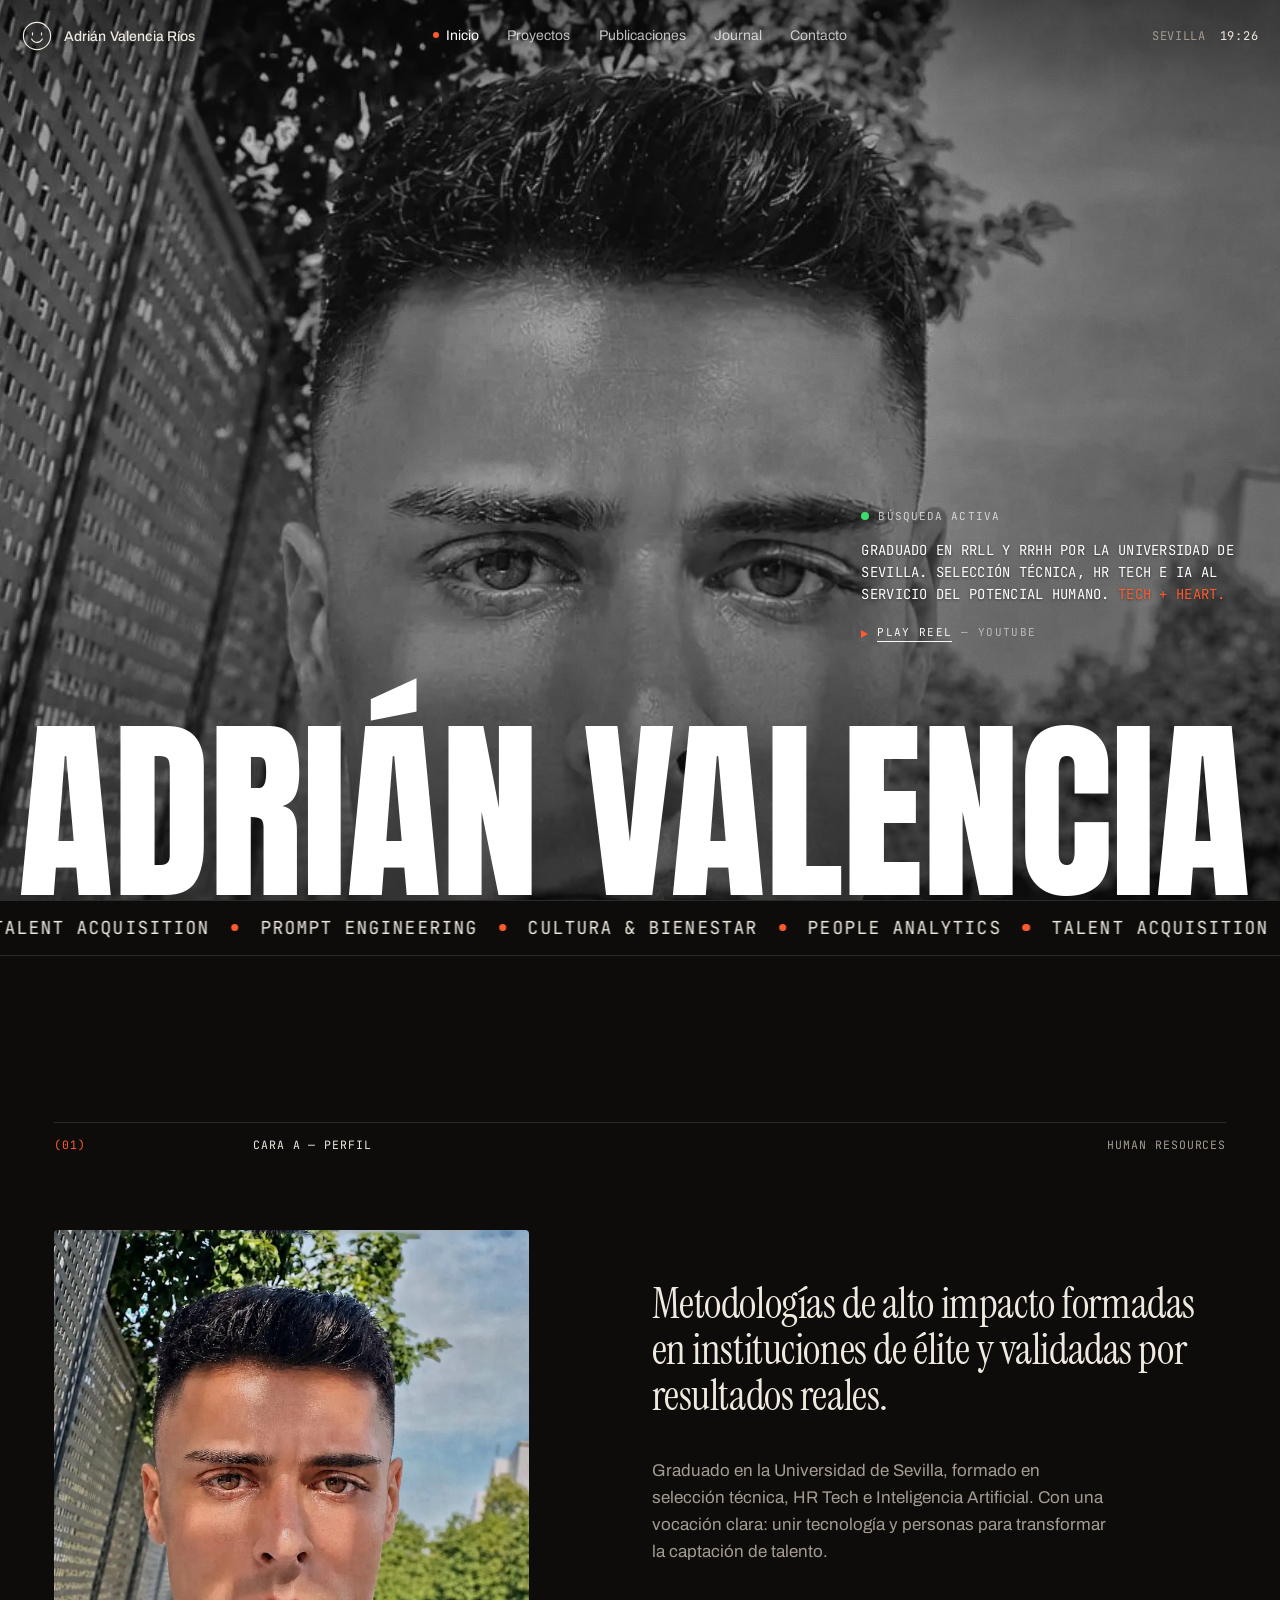
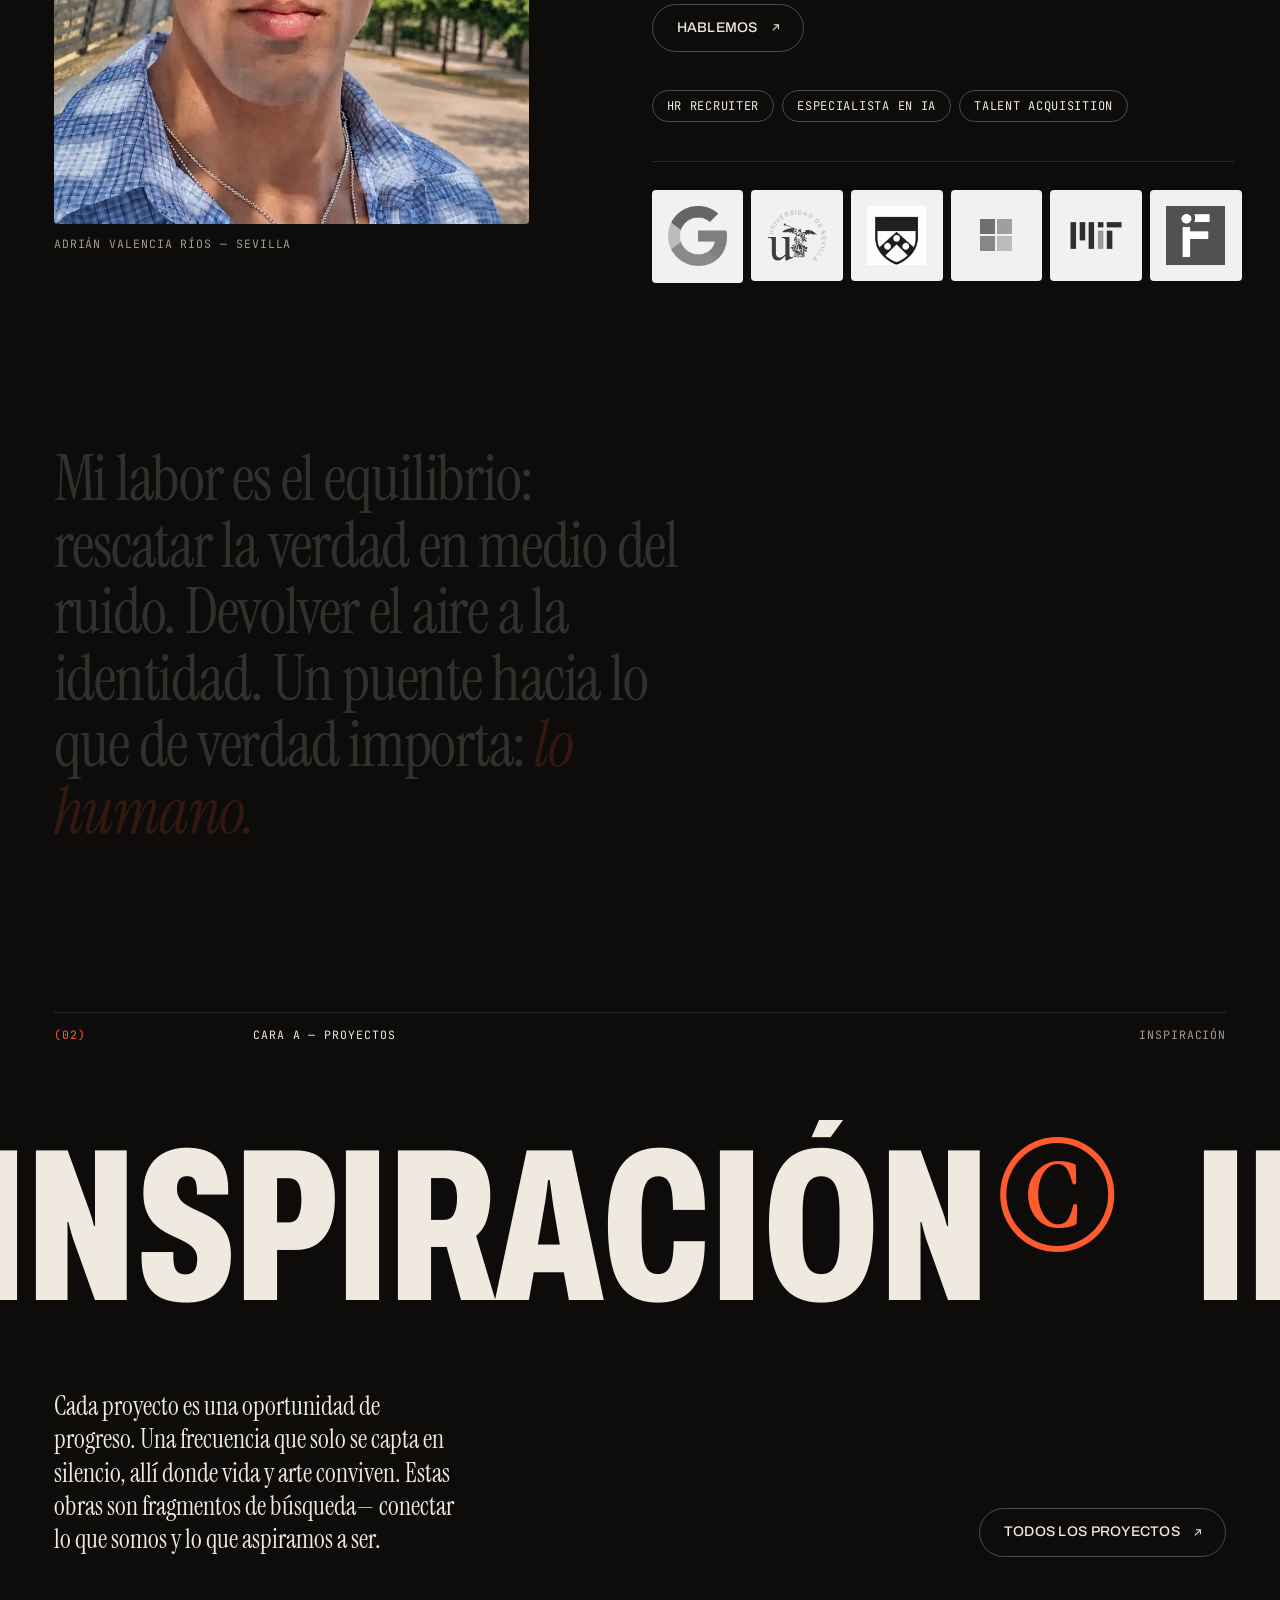
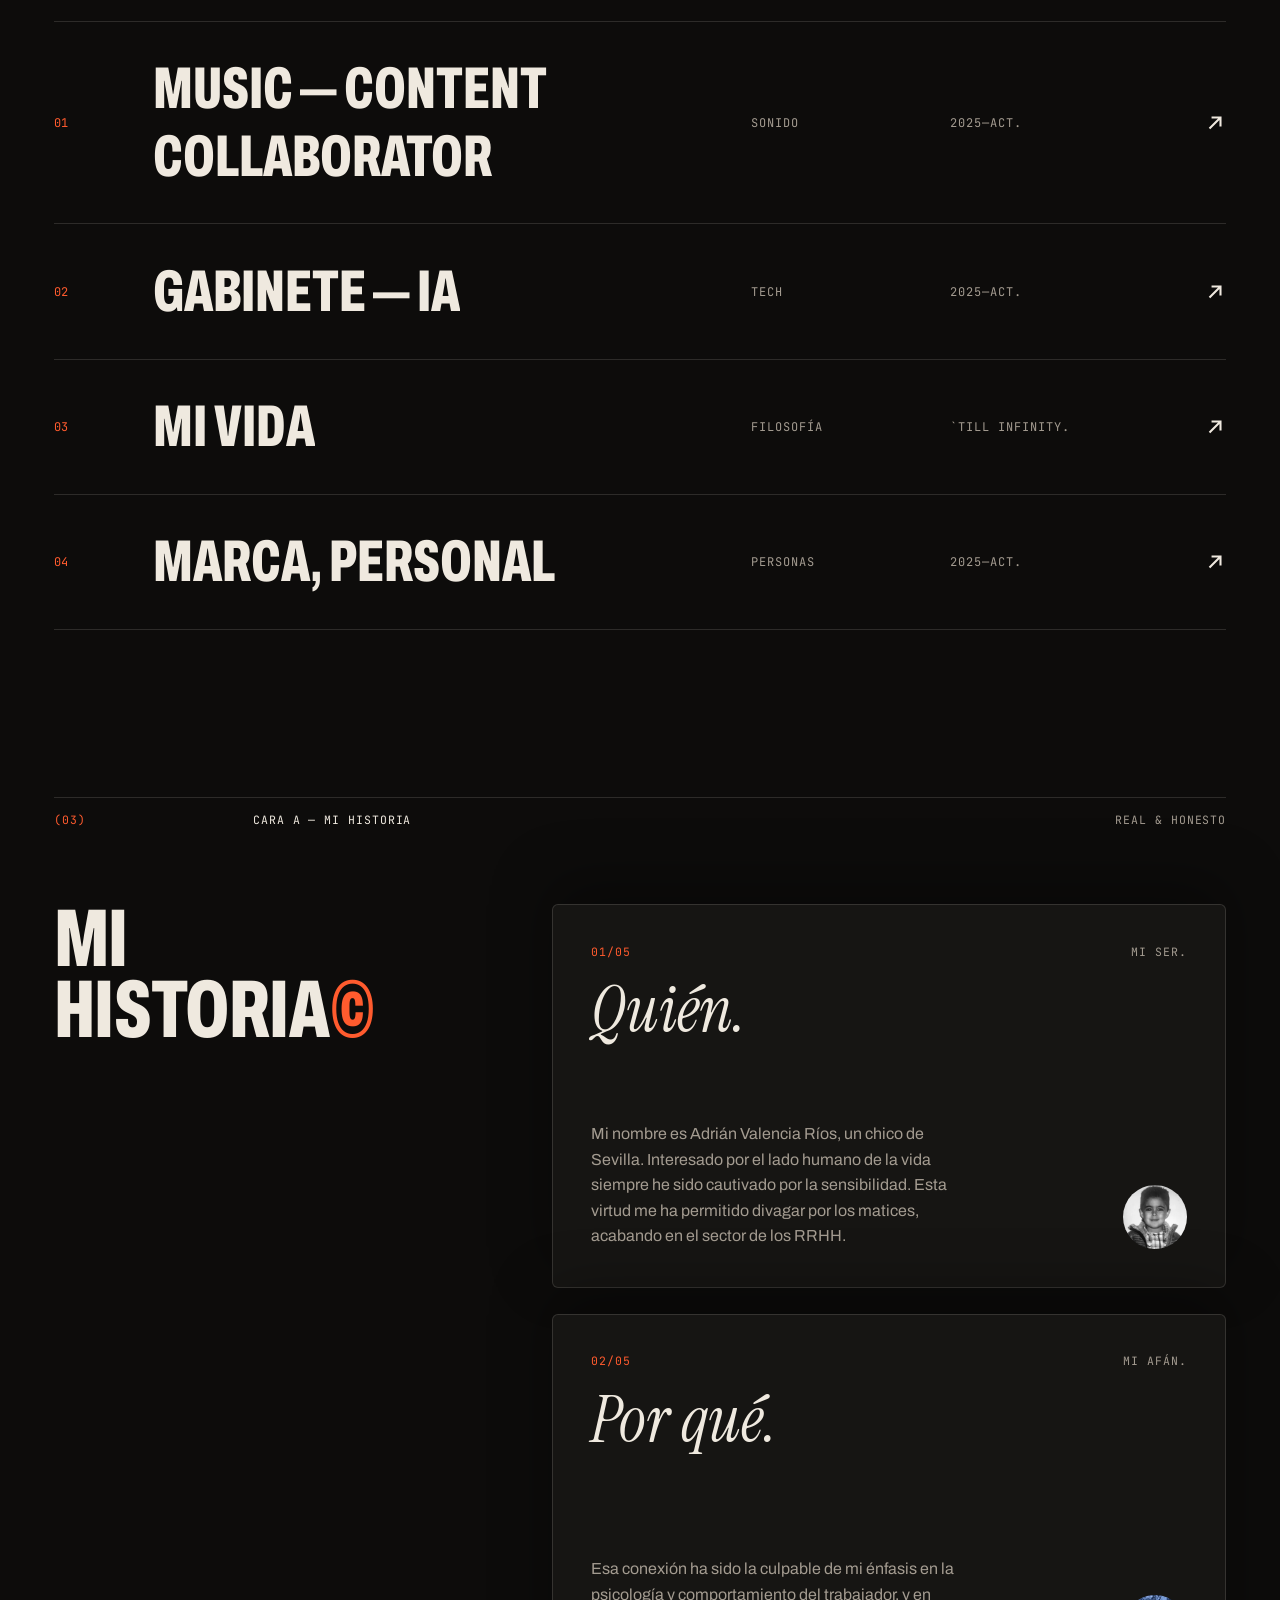
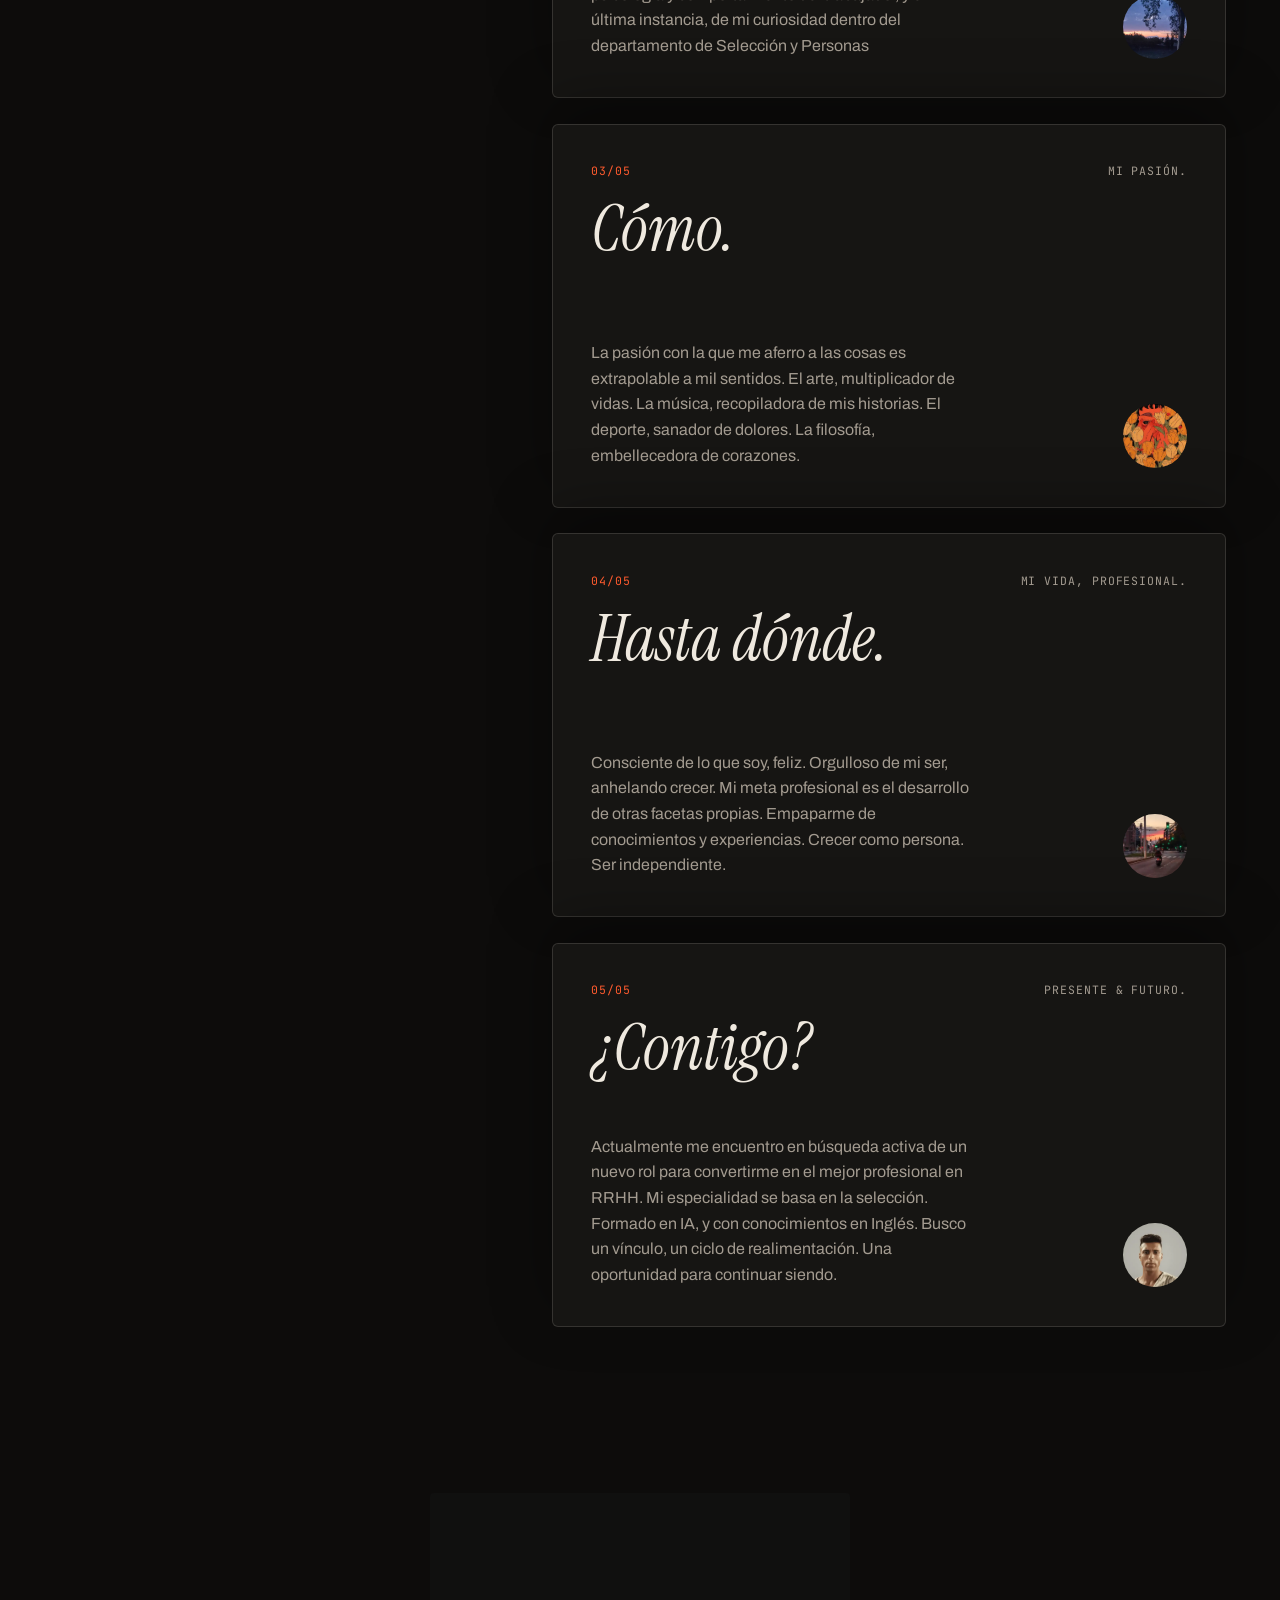
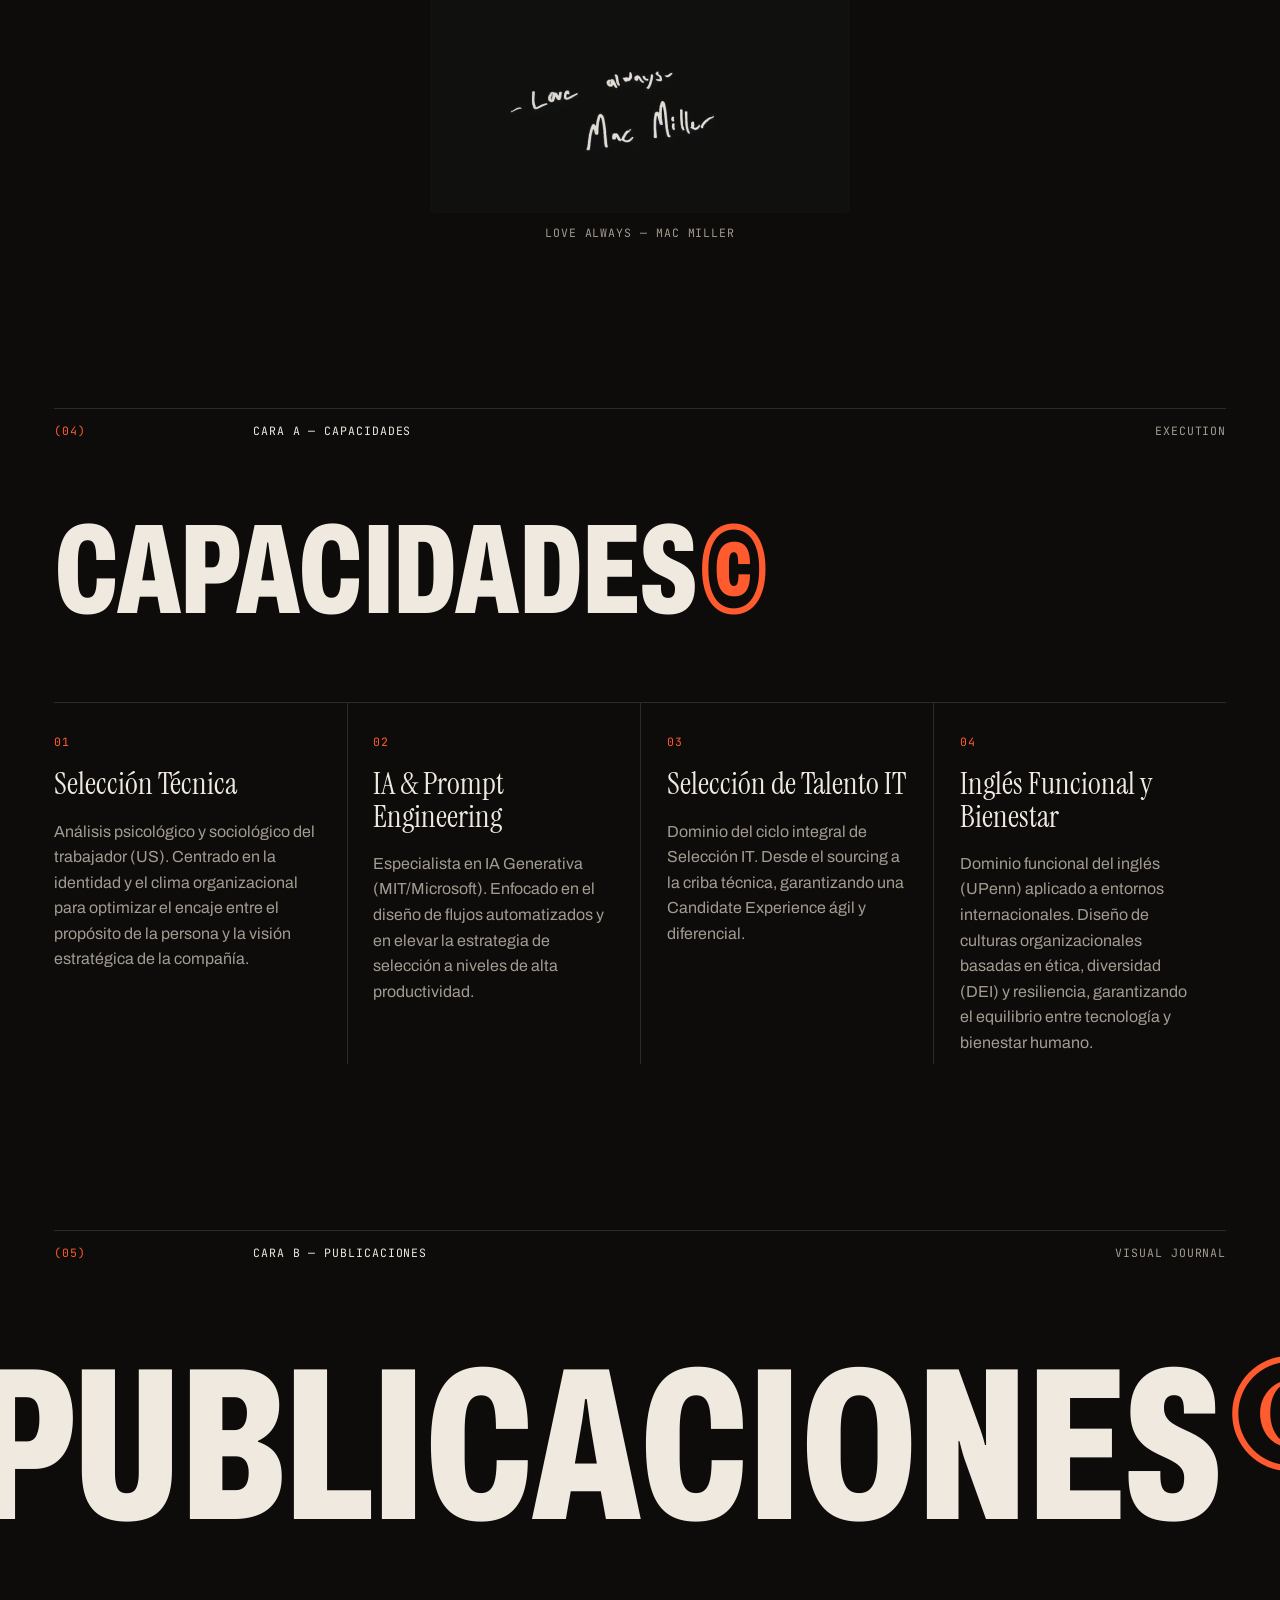
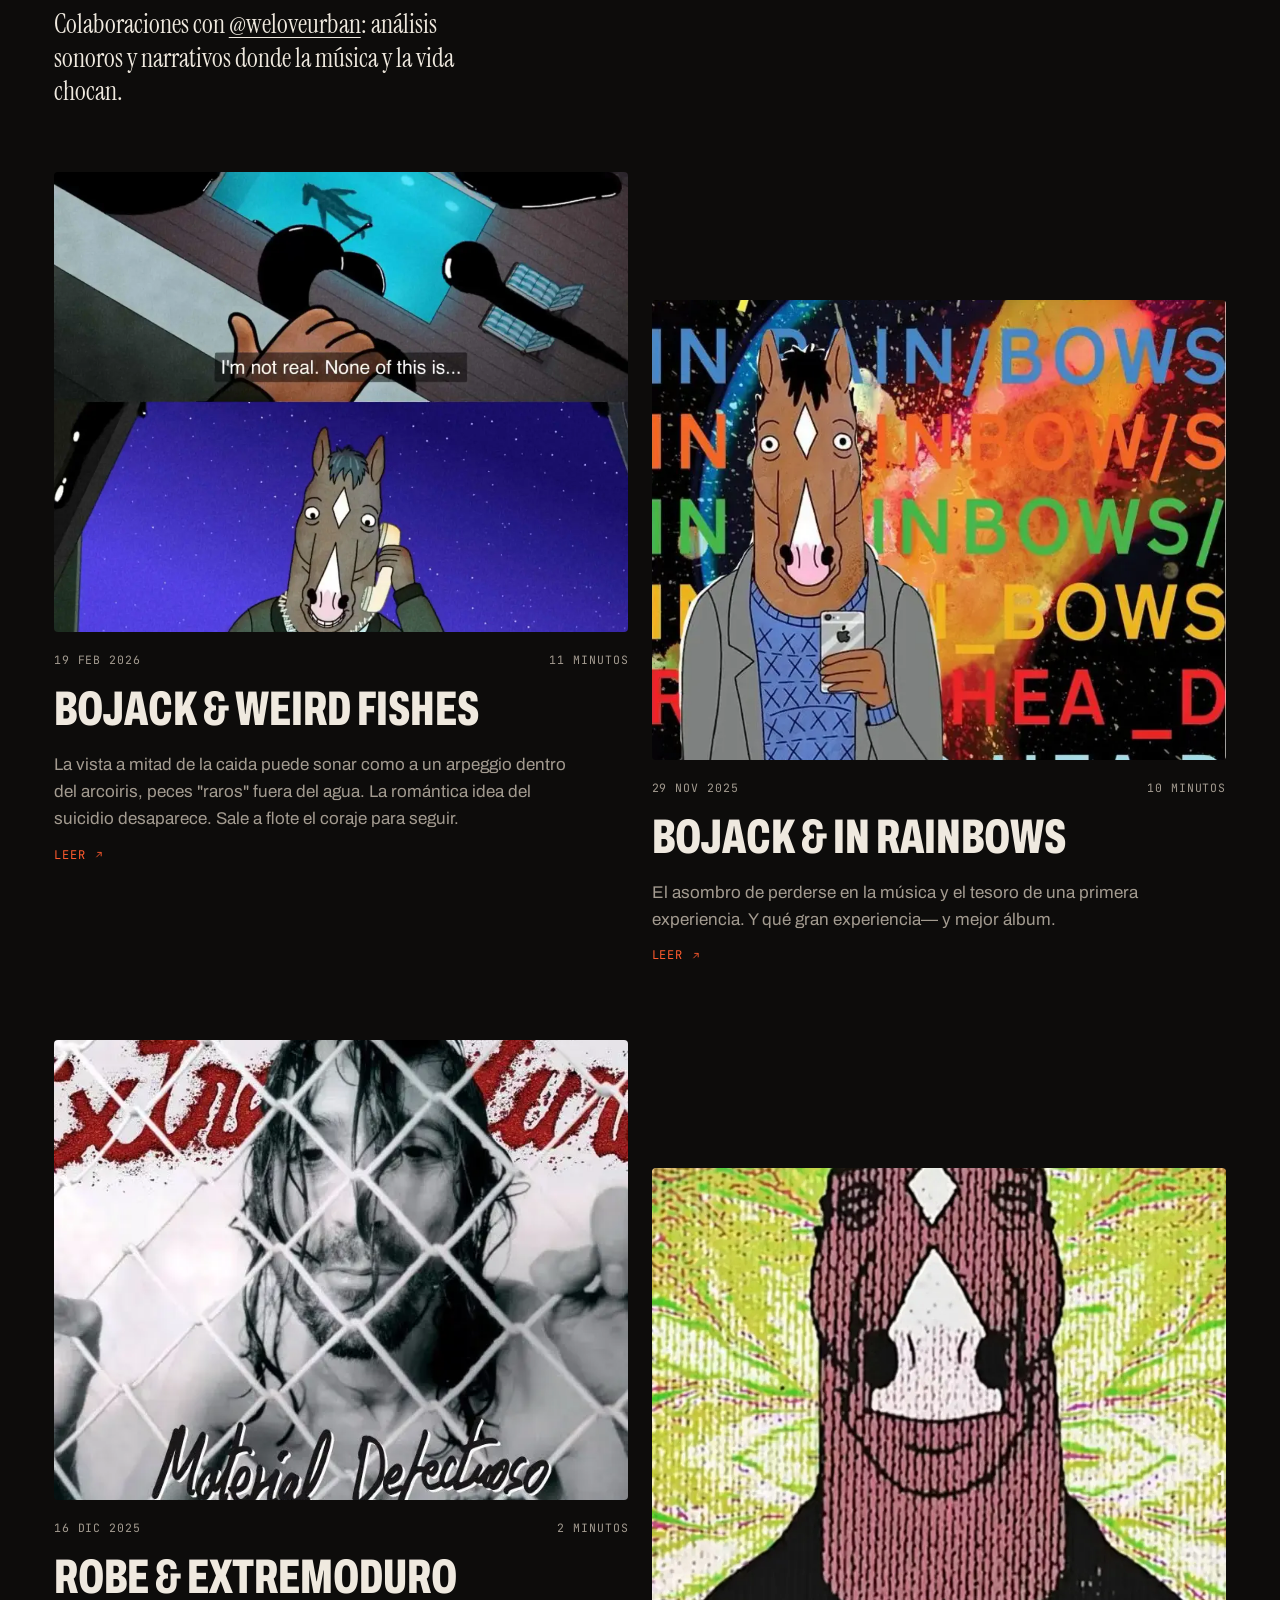
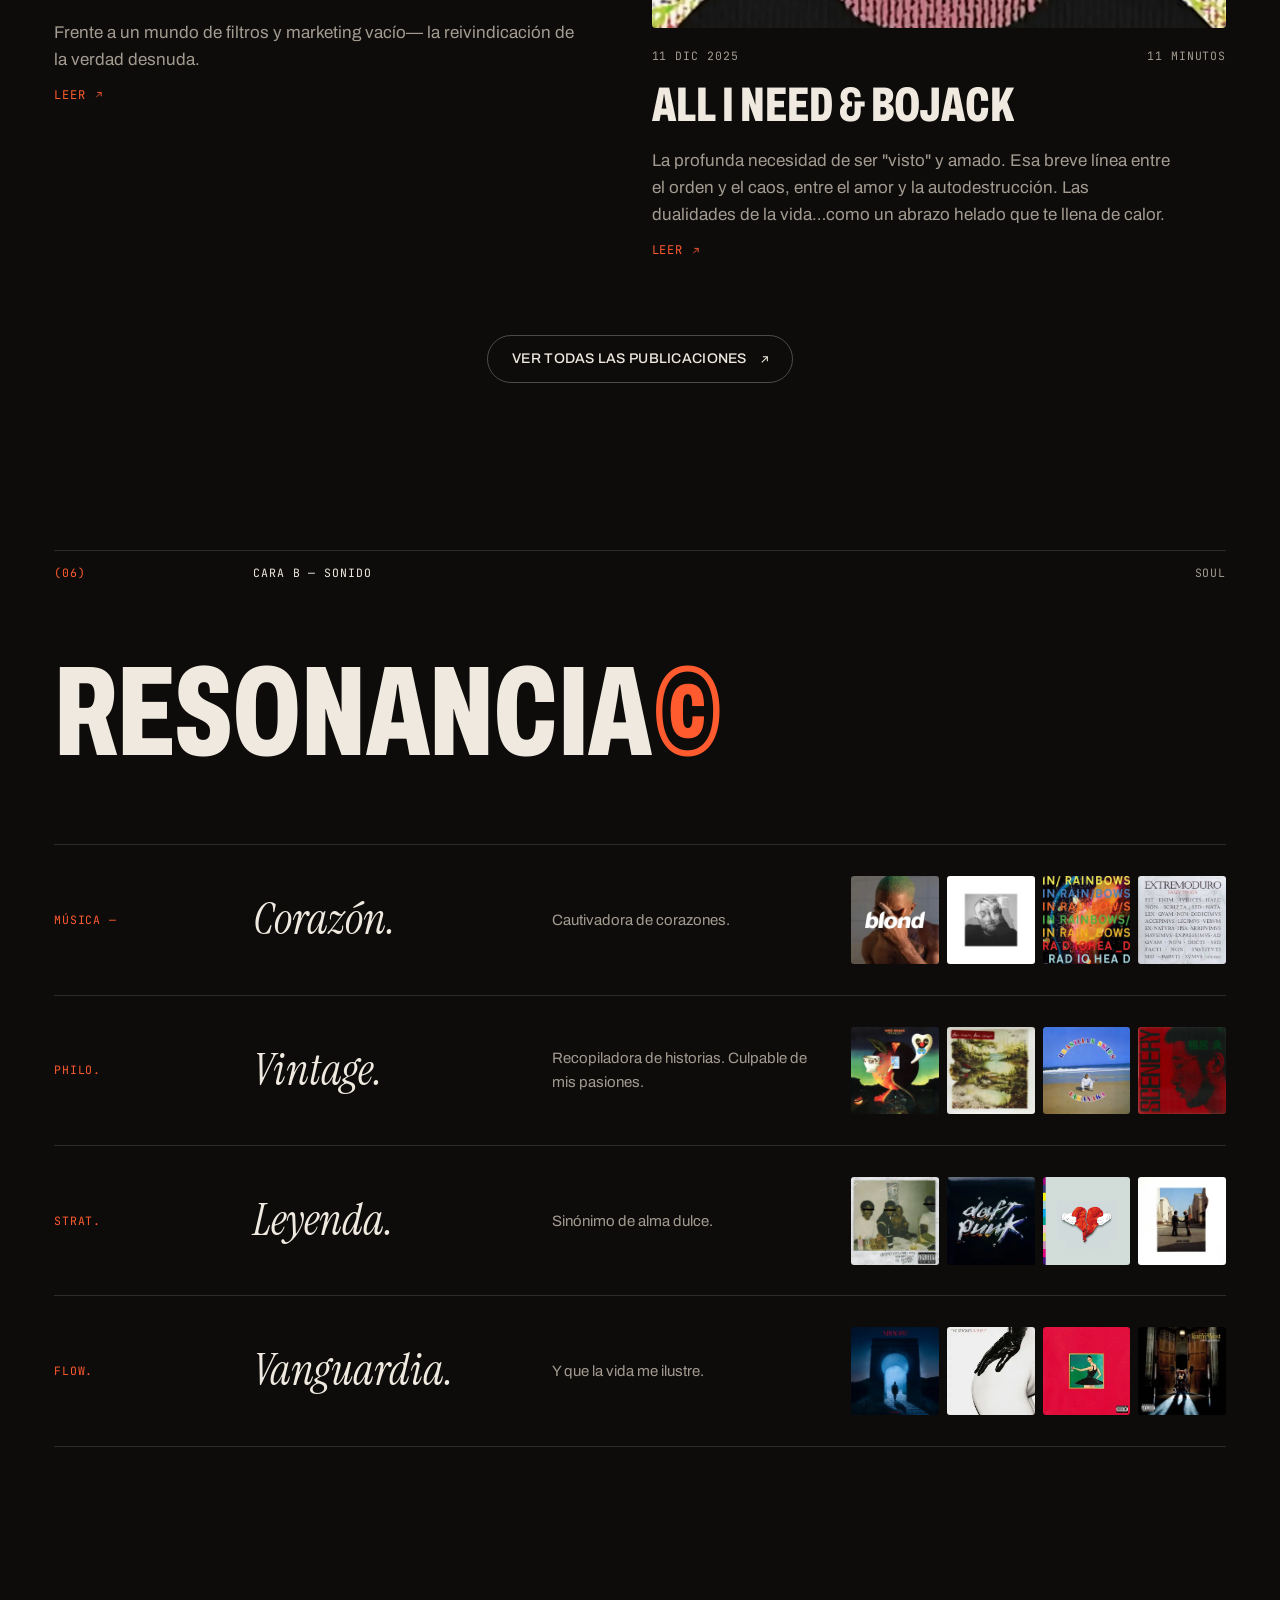
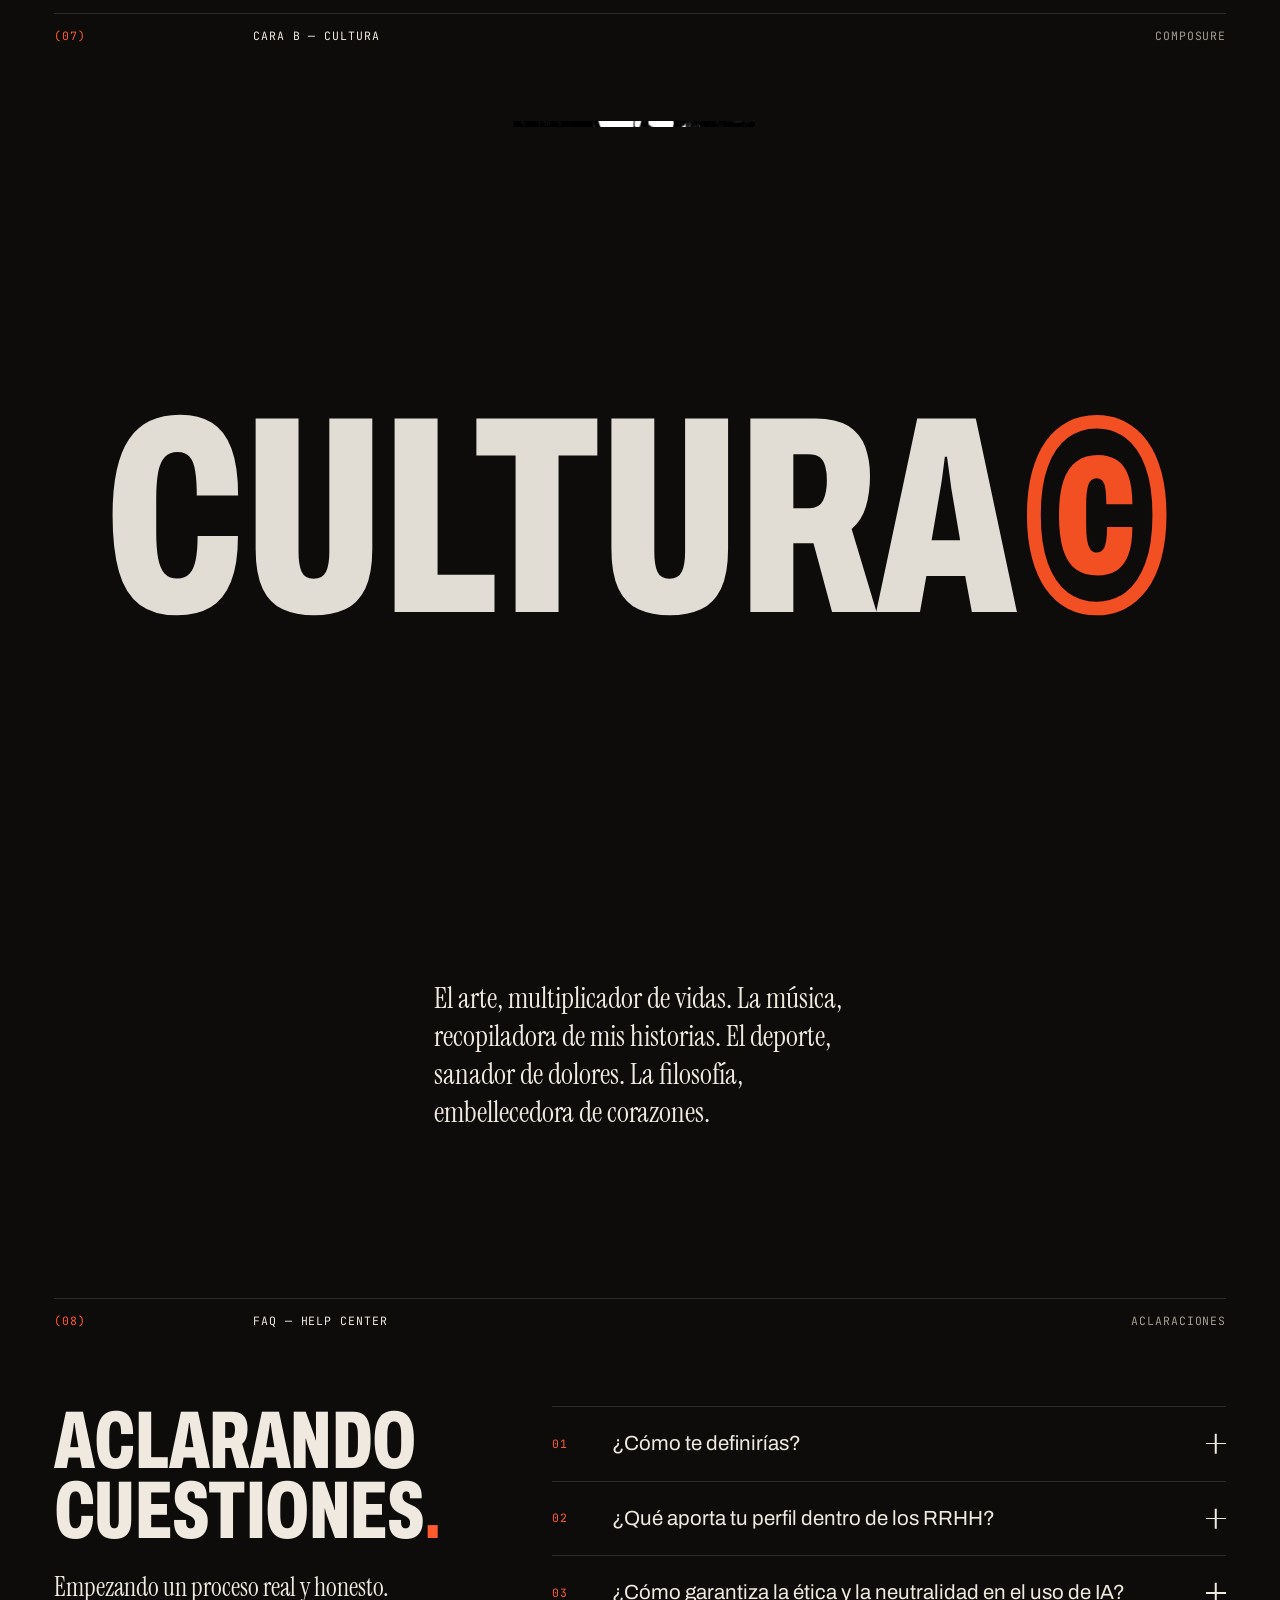
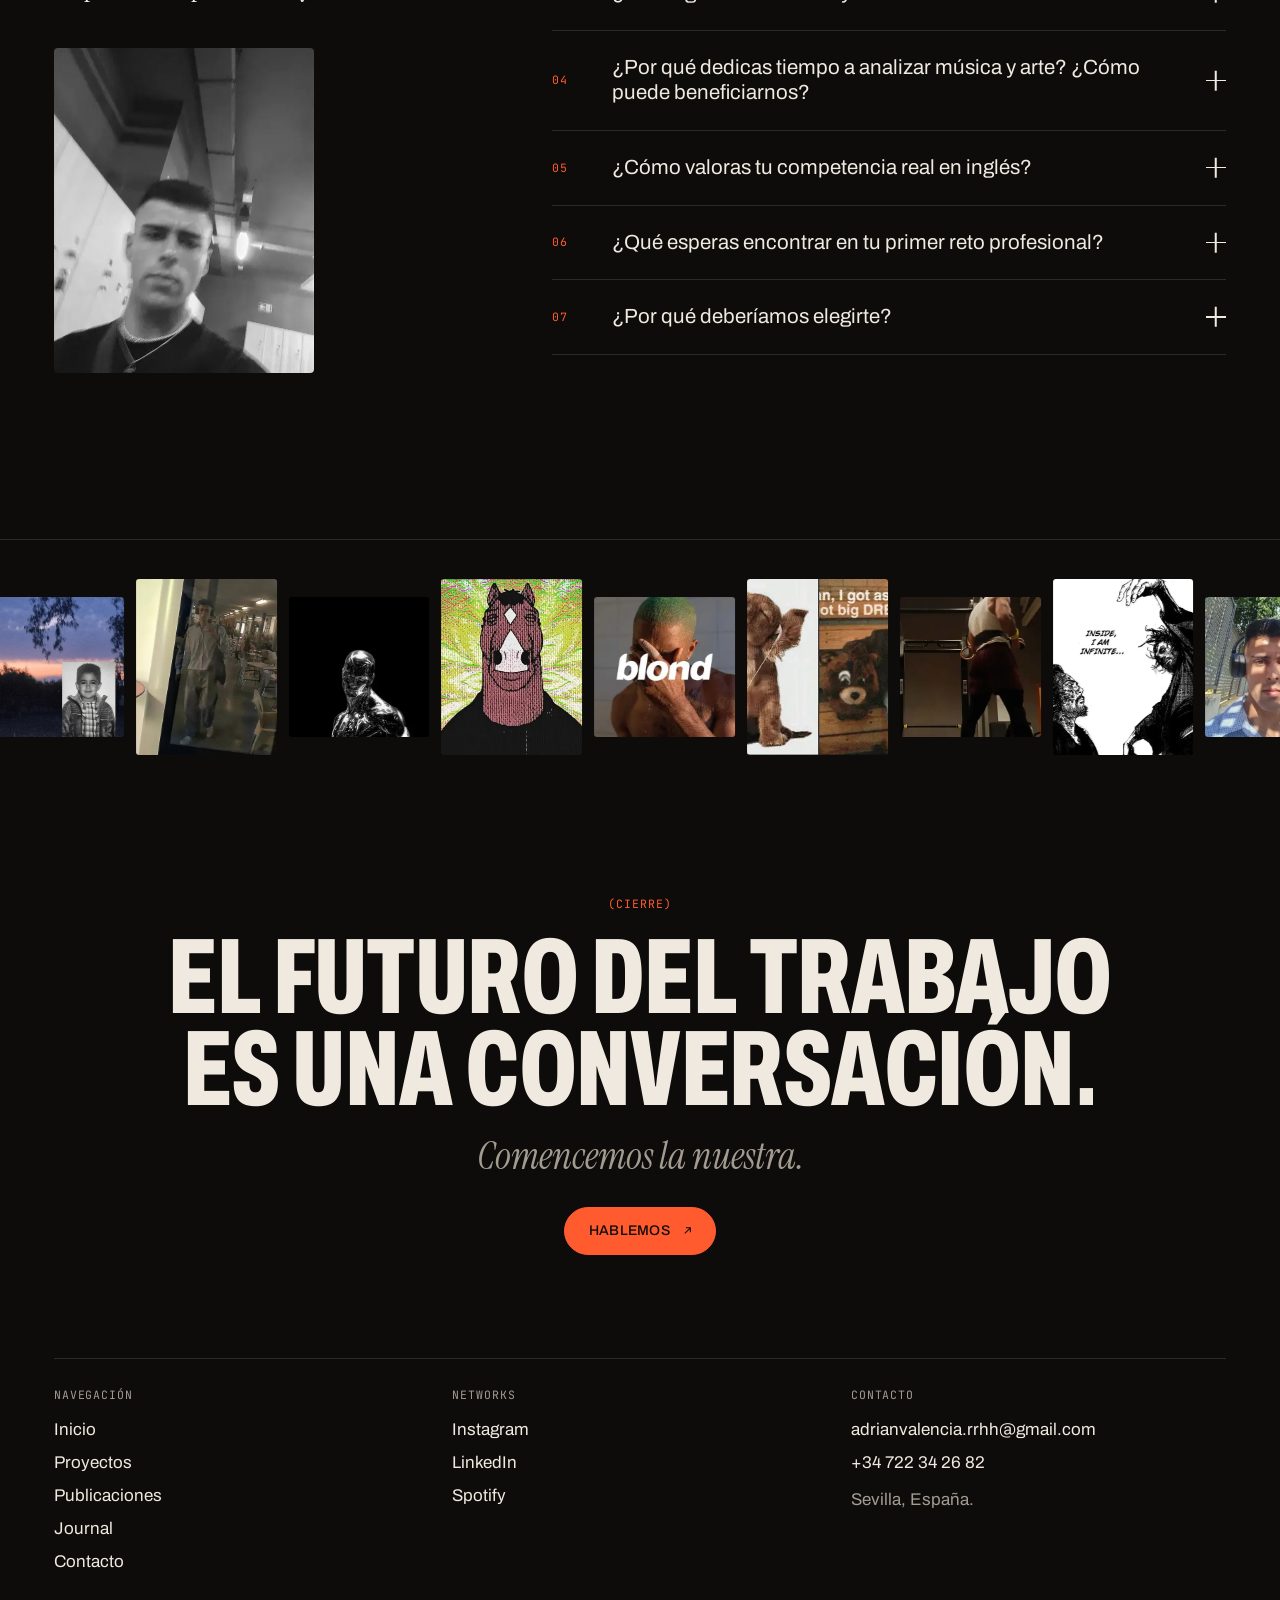
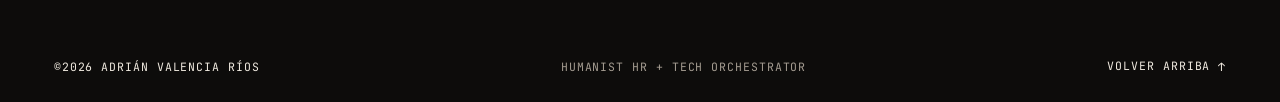
<file: index.html>
<!doctype html><html lang="es"><head><meta charset="utf-8"><meta name="viewport" content="width=device-width,initial-scale=1">
<title>Adrián Valencia Ríos — Humanist HR + Tech Orchestrator</title><meta name="description" content="Graduado en RRLL y RRHH por la Universidad de Sevilla. Selección técnica, HR Tech e IA al servicio del potencial humano. Y una excusa para sumergirte en cultura — mi cultura."><meta name="author" content="Adrián Valencia Ríos"><meta name="theme-color" content="#0d0c0b"><meta name="color-scheme" content="dark">
<link rel="canonical" href="https://adrianvalenciarrhh-rgb.github.io/adrianvalencia-personal-v2/"><meta property="og:site_name" content="Adrián Valencia Ríos"><meta property="og:locale" content="es_ES"><meta property="og:type" content="website"><meta property="og:url" content="https://adrianvalenciarrhh-rgb.github.io/adrianvalencia-personal-v2/"><meta property="og:title" content="Adrián Valencia Ríos — Humanist HR + Tech Orchestrator"><meta property="og:description" content="Graduado en RRLL y RRHH por la Universidad de Sevilla. Selección técnica, HR Tech e IA al servicio del potencial humano. Y una excusa para sumergirte en cultura — mi cultura."><meta property="og:image" content="https://adrianvalenciarrhh-rgb.github.io/adrianvalencia-personal-v2/assets/og.jpg"><meta property="og:image:width" content="1200"><meta property="og:image:height" content="630"><meta property="og:image:alt" content="Adrián Valencia Ríos — Humanist HR + Tech Orchestrator">
<meta name="twitter:card" content="summary_large_image"><meta name="twitter:title" content="Adrián Valencia Ríos — Humanist HR + Tech Orchestrator"><meta name="twitter:description" content="Graduado en RRLL y RRHH por la Universidad de Sevilla. Selección técnica, HR Tech e IA al servicio del potencial humano. Y una excusa para sumergirte en cultura — mi cultura."><meta name="twitter:image" content="https://adrianvalenciarrhh-rgb.github.io/adrianvalencia-personal-v2/assets/og.jpg">
<link rel="icon" href="favicon.png" type="image/png"><link rel="apple-touch-icon" href="apple-touch-icon.png">
<link rel="preload" href="assets/fonts/Archivo-var.woff2" as="font" type="font/woff2" crossorigin><link rel="preload" href="assets/fonts/InstrumentSerif-Italic.woff2" as="font" type="font/woff2" crossorigin>
<link rel="preload" href="assets/fonts/Anton-Regular.woff2" as="font" type="font/woff2" crossorigin><link rel="stylesheet" href="assets/style.css"><script>(function(d){d.classList.add('js');try{if(matchMedia('(prefers-reduced-motion: reduce)').matches)return;d.classList.add('intro');if(sessionStorage.getItem('av2-intro'))d.classList.add('lite');else sessionStorage.setItem('av2-intro','1')}catch(e){}})(document.documentElement)</script><script type="application/ld+json">{"@context":"https://schema.org","@type":"Person","name":"Adrián Valencia Ríos","jobTitle":"Humanist HR + Tech Orchestrator","email":"mailto:adrianvalencia.rrhh@gmail.com","telephone":"+34722342682","url":"https://adrianvalenciarrhh-rgb.github.io/adrianvalencia-personal-v2/","address":{"@type":"PostalAddress","addressLocality":"Sevilla","addressCountry":"ES"},"alumniOf":"Universidad de Sevilla","sameAs":["https://www.linkedin.com/in/adrianvalenciarios","https://www.instagram.com/adrivarix11"]}</script>
</head><body class="home" id="top"><a class="skip" href="#main">Saltar al contenido</a>
<header class="hd"><div class="hd-in wrap">
<a class="brand" href="./" aria-label="Adrián Valencia Ríos — inicio"><svg class="smile" viewBox="0 0 32 32" aria-hidden="true" focusable="false"><circle cx="16" cy="16" r="14.5"/><path d="M11.2 12.6v2.2M20.8 12.6v2.2"/><path d="M10.2 19.2c1.4 2.4 3.4 3.6 5.8 3.6s4.4-1.2 5.8-3.6"/></svg><span class="brand-t">Adrián Valencia Ríos</span></a><p class="hd-role" aria-hidden="true">Humanist HR + Tech Orchestrator</p>
<nav class="nav" aria-label="Principal"><ul><li><a href="./" aria-current="page"><span class="rl" data-t="Inicio"><span>Inicio</span></span></a></li><li><a href="work/"><span class="rl" data-t="Proyectos"><span>Proyectos</span></span></a></li><li><a href="gallery/"><span class="rl" data-t="Publicaciones"><span>Publicaciones</span></span></a></li><li><a href="article/"><span class="rl" data-t="Journal"><span>Journal</span></span></a></li><li><a href="contact/"><span class="rl" data-t="Contacto"><span>Contacto</span></span></a></li></ul></nav>
<p class="hd-meta"><span>Sevilla</span> <time class="clock" aria-label="Hora en Sevilla">--:--</time></p>
<button class="burger" type="button" aria-expanded="false" aria-controls="menu"><span class="vh">Abrir menú</span><i></i><i></i><i></i></button></div></header>
<div class="menu" id="menu" hidden><nav aria-label="Menú móvil"><ol><li><a href="./" aria-current="page"><small>01</small>Inicio</a></li><li><a href="work/"><small>02</small>Proyectos</a></li><li><a href="gallery/"><small>03</small>Publicaciones</a></li><li><a href="article/"><small>04</small>Journal</a></li><li><a href="contact/"><small>05</small>Contacto</a></li></ol></nav>
<div class="menu-f"><a href="mailto:adrianvalencia.rrhh@gmail.com">adrianvalencia.rrhh@gmail.com</a><div><a href="https://www.instagram.com/adrivarix11" target="_blank" rel="noopener">Instagram</a><a href="https://www.linkedin.com/in/adrianvalenciarios" target="_blank" rel="noopener">LinkedIn</a><a href="https://open.spotify.com/playlist/6QJf0xYg1cFt41ECWoVEH4" target="_blank" rel="noopener">Spotify</a></div></div></div><main id="main">
<section class="hero" aria-labelledby="hero-name">
<div class="hero-ui wrap">
<div class="hp" aria-hidden="true"><div class="hp-k"><img class="hp-bn" src="assets/img/adrian-portada-bn2.webp" width="1024" height="1024" alt="" fetchpriority="high" decoding="async"></div><span class="hp-fx"></span></div>
<div class="h-blk"><p class="h-st hx" style="--s:0"><i class="live" aria-hidden="true"></i>Búsqueda activa</p><p class="h-mbio hx" style="--s:1">Graduado en RRLL y RRHH por la Universidad de Sevilla. Selección técnica, HR Tech e IA al servicio del potencial humano. <span class="acc">Tech + Heart.</span></p>
<button class="h-reel hx" style="--s:2" type="button" data-reel aria-haspopup="dialog"><span class="h-play" aria-hidden="true"></span><span class="h-rt">Play reel</span><span class="h-rs" aria-hidden="true">— YouTube</span><span class="vh">: ver reel en vídeo</span></button></div>
<h1 class="h-name fit" id="hero-name" data-maxh=".3"><span class="vh">Adrián Valencia</span><span class="wm" aria-hidden="true"><span class="nl nl1" style="--l:0"><span class="ni">ADRIÁN</span></span><span class="sp-c"> </span><span class="nl nl2" style="--l:1"><span class="ni">VALENCIA</span></span><i class="bl"></i></span></h1>
</div>
<div class="strips" aria-hidden="true"><i style="--i:0"></i><i style="--i:1"></i><i style="--i:2"></i><i style="--i:3"></i><i style="--i:4"></i><i style="--i:5"></i><i style="--i:6"></i></div>
</section>
<div class="mq tk" data-speed="30"><span class="vh">Talent Acquisition Prompt Engineering Cultura & Bienestar People Analytics</span><span class="mq-t" aria-hidden="true"><span class="mq-g"><span class="mq-i">Talent Acquisition<i class="dot"></i>Prompt Engineering<i class="dot"></i>Cultura &amp; Bienestar<i class="dot"></i>People Analytics<i class="dot"></i></span><span class="mq-i">Talent Acquisition<i class="dot"></i>Prompt Engineering<i class="dot"></i>Cultura &amp; Bienestar<i class="dot"></i>People Analytics<i class="dot"></i></span><span class="mq-i">Talent Acquisition<i class="dot"></i>Prompt Engineering<i class="dot"></i>Cultura &amp; Bienestar<i class="dot"></i>People Analytics<i class="dot"></i></span></span><span class="mq-g"><span class="mq-i">Talent Acquisition<i class="dot"></i>Prompt Engineering<i class="dot"></i>Cultura &amp; Bienestar<i class="dot"></i>People Analytics<i class="dot"></i></span><span class="mq-i">Talent Acquisition<i class="dot"></i>Prompt Engineering<i class="dot"></i>Cultura &amp; Bienestar<i class="dot"></i>People Analytics<i class="dot"></i></span><span class="mq-i">Talent Acquisition<i class="dot"></i>Prompt Engineering<i class="dot"></i>Cultura &amp; Bienestar<i class="dot"></i>People Analytics<i class="dot"></i></span></span></span></div>

<section class="sec wrap perfil" aria-labelledby="perfil-h"><div class="sh" data-r><span>(01)</span><span>Cara A — Perfil</span><span class="sh-r">Human Resources</span></div>
<div class="perfil-g">
<figure class="perfil-img" data-r><img src="assets/img/adrian-perfil.webp" width="1024" height="1024" alt="Adrián Valencia Ríos, retrato en exterior" loading="lazy" decoding="async"><figcaption class="eyebrow">Adrián Valencia Ríos — Sevilla</figcaption></figure>
<div class="perfil-t"><h2 id="perfil-h" class="h3" data-r>Metodologías de alto impacto formadas en instituciones de élite y validadas por resultados reales.</h2>
<div class="body-l" data-r><p>Graduado en la Universidad de Sevilla, formado en selección técnica, HR Tech e Inteligencia Artificial. Con una vocación clara: unir tecnología y personas para transformar la captación de talento.</p></div><a class="btn " href="contact/"><span class="rl" data-t="Hablemos"><span>Hablemos</span></span><svg class="ar" viewBox="0 0 16 16" aria-hidden="true"><path d="M4 12 12 4M5.5 4H12v6.5" fill="none" stroke="currentColor" stroke-width="1.5"/></svg></a>
<ul class="roles" data-r><li>HR Recruiter</li><li>Especialista en IA</li><li>Talent Acquisition</li></ul>
<ul class="logos" data-r aria-label="Formación"><li><img src="assets/img/s/sB4mWaKBzJ.webp" width="400" height="409" alt="Google" loading="lazy" decoding="async"></li><li><img src="assets/img/s/UwXXeTD0i5.webp" width="400" height="354" alt="Universidad de Sevilla" loading="lazy" decoding="async"></li><li><img src="assets/img/s/SDFOPzmODN.webp" width="400" height="400" alt="University of Pennsylvania" loading="lazy" decoding="async"></li><li><img src="assets/img/s/VExLmkfQ0S.webp" width="32" height="32" alt="Microsoft" loading="lazy" decoding="async"></li><li><img src="assets/img/s/RDSijExzwT.webp" width="400" height="400" alt="MIT" loading="lazy" decoding="async"></li><li><img src="assets/img/s/FT33ezr3Nb.webp" width="200" height="200" alt="" loading="lazy" decoding="async"></li></ul></div></div>
<p class="manifesto" data-words>Mi labor es el equilibrio: rescatar la verdad en medio del ruido. Devolver el aire a la identidad. Un puente hacia lo que de verdad importa: <em>lo humano.</em></p>
</section>

<section class="sec proyectos" aria-labelledby="proj-h">
<div class="wrap"><div class="sh" data-r><span>(02)</span><span>Cara A — Proyectos</span><span class="sh-r">Inspiración</span></div></div>
<h2 id="proj-h" class="vh">Proyectos</h2><p class="mq mq-xl" data-speed="55"><span class="vh">Inspiración ©</span><span class="mq-t" aria-hidden="true"><span class="mq-g"><span class="mq-i">Inspiración<span class="it">©</span></span><span class="mq-i">Inspiración<span class="it">©</span></span><span class="mq-i">Inspiración<span class="it">©</span></span><span class="mq-i">Inspiración<span class="it">©</span></span></span><span class="mq-g"><span class="mq-i">Inspiración<span class="it">©</span></span><span class="mq-i">Inspiración<span class="it">©</span></span><span class="mq-i">Inspiración<span class="it">©</span></span><span class="mq-i">Inspiración<span class="it">©</span></span></span></span></p>
<div class="wrap"><div class="proj-intro"><p class="lede" data-r>Cada proyecto es una oportunidad de progreso. Una frecuencia que solo se capta en silencio, allí donde vida y arte conviven. Estas obras son fragmentos de búsqueda— conectar lo que somos y lo que aspiramos a ser.</p><a class="btn " href="work/"><span class="rl" data-t="Todos los proyectos"><span>Todos los proyectos</span></span><svg class="ar" viewBox="0 0 16 16" aria-hidden="true"><path d="M4 12 12 4M5.5 4H12v6.5" fill="none" stroke="currentColor" stroke-width="1.5"/></svg></a></div><ol class="plist"><li data-r><a class="prow" href="work/sonido/" data-img="assets/img/GQ3zAV5yrI.webp"><span class="pn">01</span><span class="pt"><span class="rl" data-t="Music — Content Collaborator"><span>Music — Content Collaborator</span></span></span><span class="pc">SONIDO</span><span class="py">2025—act.</span><span class="pthumb"><img src="assets/img/GQ3zAV5yrI.webp" width="760" height="1161" alt="" loading="lazy" decoding="async"></span><svg class="ar" viewBox="0 0 16 16" aria-hidden="true"><path d="M4 12 12 4M5.5 4H12v6.5" fill="none" stroke="currentColor" stroke-width="1.5"/></svg></a></li><li data-r><a class="prow" href="work/tech/" data-img="assets/img/pzBCK7EzQO.webp"><span class="pn">02</span><span class="pt"><span class="rl" data-t="Gabinete — IA"><span>Gabinete — IA</span></span></span><span class="pc">TECH</span><span class="py">2025—act.</span><span class="pthumb"><img src="assets/img/pzBCK7EzQO.webp" width="1100" height="736" alt="" loading="lazy" decoding="async"></span><svg class="ar" viewBox="0 0 16 16" aria-hidden="true"><path d="M4 12 12 4M5.5 4H12v6.5" fill="none" stroke="currentColor" stroke-width="1.5"/></svg></a></li><li data-r><a class="prow" href="work/mi-vida/" data-img="assets/img/JCHJjIOxZ1.webp"><span class="pn">03</span><span class="pt"><span class="rl" data-t="Mi vida"><span>Mi vida</span></span></span><span class="pc">FILOSOFÍA</span><span class="py">`till infinity.</span><span class="pthumb"><img src="assets/img/JCHJjIOxZ1.webp" width="1080" height="1468" alt="" loading="lazy" decoding="async"></span><svg class="ar" viewBox="0 0 16 16" aria-hidden="true"><path d="M4 12 12 4M5.5 4H12v6.5" fill="none" stroke="currentColor" stroke-width="1.5"/></svg></a></li><li data-r><a class="prow" href="work/personas/" data-img="assets/img/eNhVzwe79C.webp"><span class="pn">04</span><span class="pt"><span class="rl" data-t="Marca, personal"><span>Marca, personal</span></span></span><span class="pc">PERSONAS</span><span class="py">2025—act.</span><span class="pthumb"><img src="assets/img/eNhVzwe79C.webp" width="1100" height="1069" alt="" loading="lazy" decoding="async"></span><svg class="ar" viewBox="0 0 16 16" aria-hidden="true"><path d="M4 12 12 4M5.5 4H12v6.5" fill="none" stroke="currentColor" stroke-width="1.5"/></svg></a></li></ol></div>
</section>

<section class="sec wrap story" aria-labelledby="story-h"><div class="sh" data-r><span>(03)</span><span>Cara A — Mi historia</span><span class="sh-r">Real & honesto</span></div>
<div class="story-g"><div class="story-l"><h2 id="story-h" class="h2 sticky">Mi<br>historia<span class="acc">©</span></h2></div>
<ol class="cards"><li class="card" style="--k:0"><div class="card-h"><span class="num">01/05</span><span class="eyebrow">Mi ser.</span></div><p class="card-q it">Quién.</p><div class="card-b"><p>Mi nombre es Adrián Valencia Ríos, un chico de Sevilla. Interesado por el lado humano de la vida siempre he sido cautivado por la sensibilidad. Esta virtud me ha permitido divagar por los matices, acabando en el sector de los RRHH. </p></div><span class="card-av"><img src="assets/img/s/rvSecmGjMv.webp" width="400" height="400" alt="" loading="lazy" decoding="async"></span></li><li class="card" style="--k:1"><div class="card-h"><span class="num">02/05</span><span class="eyebrow">Mi afán.</span></div><p class="card-q it">Por qué.</p><div class="card-b"><p>Esa conexión ha sido la culpable de mi énfasis en la psicología y comportamiento del trabajador, y en última instancia, de mi curiosidad dentro del departamento de Selección y Personas</p></div><span class="card-av"><img src="assets/img/s/zBtjaxA6E3.webp" width="400" height="533" alt="" loading="lazy" decoding="async"></span></li><li class="card" style="--k:2"><div class="card-h"><span class="num">03/05</span><span class="eyebrow">Mi pasión.</span></div><p class="card-q it">Cómo.</p><div class="card-b"><p>La pasión con la que me aferro a las cosas es extrapolable a mil sentidos. El arte, multiplicador de vidas. La música, recopiladora de mis historias. El deporte, sanador de dolores. La filosofía, embellecedora de corazones.</p></div><span class="card-av"><img src="assets/img/s/uk7YcNyTAT.webp" width="302" height="672" alt="" loading="lazy" decoding="async"></span></li><li class="card" style="--k:3"><div class="card-h"><span class="num">04/05</span><span class="eyebrow">Mi vida, profesional.</span></div><p class="card-q it">Hasta dónde.</p><div class="card-b"><p>Consciente de lo que soy, feliz. Orgulloso de mi ser, anhelando crecer. Mi meta profesional es el desarrollo de otras facetas propias. Empaparme de conocimientos y experiencias. Crecer como persona. Ser independiente.</p></div><span class="card-av"><img src="assets/img/s/dLQK1LdDjy.webp" width="302" height="672" alt="" loading="lazy" decoding="async"></span></li><li class="card" style="--k:4"><div class="card-h"><span class="num">05/05</span><span class="eyebrow">Presente &amp; Futuro.</span></div><p class="card-q it">¿Contigo?</p><div class="card-b"><p>Actualmente me encuentro en búsqueda activa de un nuevo rol para convertirme en el mejor profesional en RRHH.  Mi especialidad se basa en la selección. Formado en IA, y con conocimientos en Inglés. Busco un vínculo, un ciclo de realimentación. Una oportunidad para continuar siendo.</p></div><span class="card-av"><img src="assets/img/s/f2zcLYFfC8.webp" width="420" height="420" alt="" loading="lazy" decoding="async"></span></li></ol></div>
<figure class="note" data-r><img src="assets/img/6KAeMxjdPU.webp" width="760" height="579" alt="Nota manuscrita: “Love always, Mac Miller”" loading="lazy" decoding="async"><figcaption class="eyebrow">Love always — Mac Miller</figcaption></figure>
</section>

<section class="sec wrap caps" aria-labelledby="caps-h"><div class="sh" data-r><span>(04)</span><span>Cara A — Capacidades</span><span class="sh-r">Execution</span></div>
<h2 id="caps-h" class="h1" data-r>Capacidades<span class="acc">©</span></h2>
<ol class="cap-g"><li class="cap" data-r><span class="num">01</span><h3>Selección Técnica</h3><div><p>Análisis psicológico y sociológico del trabajador (US). Centrado en la identidad y el clima organizacional para optimizar el encaje entre el propósito de la persona y la visión estratégica de la compañía.</p></div></li><li class="cap" data-r><span class="num">02</span><h3>IA &amp; Prompt Engineering</h3><div><p>Especialista en IA Generativa (MIT/Microsoft). Enfocado en el diseño de flujos automatizados y en elevar la estrategia de selección a niveles de alta productividad.</p></div></li><li class="cap" data-r><span class="num">03</span><h3>Selección de Talento IT</h3><div><p>Dominio del ciclo integral de Selección IT. Desde el sourcing a la criba técnica, garantizando una Candidate Experience ágil y diferencial.</p></div></li><li class="cap" data-r><span class="num">04</span><h3>Inglés Funcional y Bienestar</h3><div><p>Dominio funcional del inglés (UPenn) aplicado a entornos internacionales. Diseño de culturas organizacionales basadas en ética, diversidad (DEI) y resiliencia, garantizando el equilibrio entre tecnología y bienestar humano.</p></div></li></ol></section>

<section class="sec journal" aria-labelledby="jr-h"><div class="wrap"><div class="sh" data-r><span>(05)</span><span>Cara B — Publicaciones</span><span class="sh-r">Visual Journal</span></div></div>
<p class="mq mq-xl" data-speed="50"><span class="vh">Publicaciones ©</span><span class="mq-t" aria-hidden="true"><span class="mq-g"><span class="mq-i">Publicaciones<span class="it">©</span></span><span class="mq-i">Publicaciones<span class="it">©</span></span><span class="mq-i">Publicaciones<span class="it">©</span></span><span class="mq-i">Publicaciones<span class="it">©</span></span></span><span class="mq-g"><span class="mq-i">Publicaciones<span class="it">©</span></span><span class="mq-i">Publicaciones<span class="it">©</span></span><span class="mq-i">Publicaciones<span class="it">©</span></span><span class="mq-i">Publicaciones<span class="it">©</span></span></span></span></p><h2 id="jr-h" class="vh">Publicaciones</h2>
<div class="wrap"><p class="lede jr-intro" data-r>Colaboraciones con <a href="https://www.instagram.com/weloveurban" target="_blank" rel="noopener">@weloveurban</a>: análisis sonoros y narrativos donde la música y la vida chocan.</p><ol class="alist"><li data-r><a class="arow" href="article/bojack-weird-fishes/"><span class="a-img"><img src="assets/img/ZeFPhY9CE5.webp" width="1100" height="1467" alt="" loading="lazy" decoding="async"></span><span class="a-meta"><span>19 feb 2026</span><span>11 minutos</span></span><span class="a-t"><span class="rl" data-t="BoJack &amp; Weird Fishes"><span>BoJack &amp; Weird Fishes</span></span></span><span class="a-ex">La vista a mitad de la caida puede sonar como a un arpeggio dentro del arcoiris, peces "raros" fuera del agua. La romántica idea del suicidio desaparece. Sale a flote el coraje para seguir.</span><span class="a-go">Leer <svg class="ar" viewBox="0 0 16 16" aria-hidden="true"><path d="M4 12 12 4M5.5 4H12v6.5" fill="none" stroke="currentColor" stroke-width="1.5"/></svg></span></a></li><li data-r><a class="arow" href="article/bojack-in-rainbows/"><span class="a-img"><img src="assets/img/4j6scaCCxh.webp" width="759" height="757" alt="" loading="lazy" decoding="async"></span><span class="a-meta"><span>29 nov 2025</span><span>10 minutos</span></span><span class="a-t"><span class="rl" data-t="BoJack &amp; In Rainbows"><span>BoJack &amp; In Rainbows</span></span></span><span class="a-ex">El asombro de perderse en la música y el tesoro de una primera experiencia. Y qué gran experiencia— y mejor álbum.</span><span class="a-go">Leer <svg class="ar" viewBox="0 0 16 16" aria-hidden="true"><path d="M4 12 12 4M5.5 4H12v6.5" fill="none" stroke="currentColor" stroke-width="1.5"/></svg></span></a></li><li data-r><a class="arow" href="article/robe-extremoduro/"><span class="a-img"><img src="assets/img/1WIeMXRWi4.webp" width="712" height="712" alt="" loading="lazy" decoding="async"></span><span class="a-meta"><span>16 dic 2025</span><span>2 minutos</span></span><span class="a-t"><span class="rl" data-t="Robe &amp; Extremoduro"><span>Robe &amp; Extremoduro</span></span></span><span class="a-ex">Frente a un mundo de filtros y marketing vacío— la reivindicación de la verdad desnuda.</span><span class="a-go">Leer <svg class="ar" viewBox="0 0 16 16" aria-hidden="true"><path d="M4 12 12 4M5.5 4H12v6.5" fill="none" stroke="currentColor" stroke-width="1.5"/></svg></span></a></li><li data-r><a class="arow" href="article/all-i-need-bojack/"><span class="a-img"><img src="assets/img/CCKaFSMrfl.webp" width="1080" height="1344" alt="" loading="lazy" decoding="async"></span><span class="a-meta"><span>11 dic 2025</span><span>11 minutos</span></span><span class="a-t"><span class="rl" data-t="All I Need &amp; BoJack"><span>All I Need &amp; BoJack</span></span></span><span class="a-ex">La profunda necesidad de ser "visto" y amado. Esa breve línea entre el orden y el caos, entre el amor y la autodestrucción. Las dualidades de la vida…como un abrazo helado que te llena de calor.</span><span class="a-go">Leer <svg class="ar" viewBox="0 0 16 16" aria-hidden="true"><path d="M4 12 12 4M5.5 4H12v6.5" fill="none" stroke="currentColor" stroke-width="1.5"/></svg></span></a></li></ol><div class="center"><a class="btn " href="gallery/"><span class="rl" data-t="Ver todas las publicaciones"><span>Ver todas las publicaciones</span></span><svg class="ar" viewBox="0 0 16 16" aria-hidden="true"><path d="M4 12 12 4M5.5 4H12v6.5" fill="none" stroke="currentColor" stroke-width="1.5"/></svg></a></div></div></section>

<section class="sec wrap sound" aria-labelledby="snd-h"><div class="sh" data-r><span>(06)</span><span>Cara B — Sonido</span><span class="sh-r">Soul</span></div>
<h2 id="snd-h" class="h1" data-r>Resonancia<span class="acc">©</span></h2>
<ul class="snd"><li class="srow" data-r><p class="s-a eyebrow">Música —</p><p class="s-b">Corazón.</p><p class="s-c mute">Cautivadora de corazones.</p><ul class="alb"><li><a href="https://open.spotify.com/album/3mH6qwIy9crq0I9YQbOuDf" target="_blank" rel="noopener"><img src="assets/img/s/qozy7WIynz.webp" width="400" height="600" alt="" loading="lazy" decoding="async"><span class="alb-t"><b>Blonde</b><span>Frank Ocean</span></span><span class="vh">Blonde — Frank Ocean en Spotify (se abre en una pestaña nueva)</span></a></li><li><a href="https://open.spotify.com/album/5sY6UIQ32GqwMLAfSNEaXb" target="_blank" rel="noopener"><img src="assets/img/s/x6UHWPANOp.webp" width="400" height="400" alt="" loading="lazy" decoding="async"><span class="alb-t"><b>Circles</b><span>Mac Miller</span></span><span class="vh">Circles — Mac Miller en Spotify (se abre en una pestaña nueva)</span></a></li><li><a href="https://open.spotify.com/album/5vkqYmiPBYLaalcmjujWxK" target="_blank" rel="noopener"><img src="assets/img/s/Ea4zMaWPH5.webp" width="400" height="400" alt="" loading="lazy" decoding="async"><span class="alb-t"><b>In Rainbows</b><span>Radiohead</span></span><span class="vh">In Rainbows — Radiohead en Spotify (se abre en una pestaña nueva)</span></a></li><li><a href="https://open.spotify.com/album/1GYJUlbVr5FuNU7awwMGzu" target="_blank" rel="noopener"><img src="assets/img/ZW3CdFZNIE.webp" width="500" height="495" alt="" loading="lazy" decoding="async"><span class="alb-t"><b>La ley innata</b><span>Extremoduro</span></span><span class="vh">La ley innata — Extremoduro en Spotify (se abre en una pestaña nueva)</span></a></li></ul></li><li class="srow" data-r><p class="s-a eyebrow">Philo.</p><p class="s-b">Vintage.</p><p class="s-c mute">Recopiladora de historias. Culpable de mis pasiones.</p><ul class="alb"><li><a href="https://open.spotify.com/album/5mwOo1zikswhmfHvtqVSXg" target="_blank" rel="noopener"><img src="assets/img/s/8JMl2ej733.webp" width="400" height="400" alt="" loading="lazy" decoding="async"><span class="alb-t"><b>Pink Moon</b><span>Nick Drake</span></span><span class="vh">Pink Moon — Nick Drake en Spotify (se abre en una pestaña nueva)</span></a></li><li><a href="https://open.spotify.com/album/2LpfNj3vB5rOXfaawLcOBg" target="_blank" rel="noopener"><img src="assets/img/s/VrgPcUXmnA.webp" width="400" height="361" alt="" loading="lazy" decoding="async"><span class="alb-t"><b>Bon Iver, Bon Iver</b><span>Bon Iver</span></span><span class="vh">Bon Iver, Bon Iver — Bon Iver en Spotify (se abre en una pestaña nueva)</span></a></li><li><a href="https://open.spotify.com/album/0zXeZw0oFC2Db99RqlfHur" target="_blank" rel="noopener"><img src="assets/img/s/jDAy1roKX7.webp" width="400" height="395" alt="" loading="lazy" decoding="async"><span class="alb-t"><b>Brasilian Skies</b><span>Masayoshi Takanaka</span></span><span class="vh">Brasilian Skies — Masayoshi Takanaka en Spotify (se abre en una pestaña nueva)</span></a></li><li><a href="https://open.spotify.com/album/5Uny0mkKiVGDat7H6SNDyS" target="_blank" rel="noopener"><img src="assets/img/s/t3g4hpEnCr.webp" width="400" height="400" alt="" loading="lazy" decoding="async"><span class="alb-t"><b>Scenery</b><span>Ryo Fukui</span></span><span class="vh">Scenery — Ryo Fukui en Spotify (se abre en una pestaña nueva)</span></a></li></ul></li><li class="srow" data-r><p class="s-a eyebrow">Strat.</p><p class="s-b">Leyenda.</p><p class="s-c mute">Sinónimo de alma dulce.</p><ul class="alb"><li><a href="https://open.spotify.com/album/748dZDqSZy6aPXKcI9H80u" target="_blank" rel="noopener"><img src="assets/img/s/qc1u8NWzvi.webp" width="400" height="397" alt="" loading="lazy" decoding="async"><span class="alb-t"><b>good kid, m.A.A.d city</b><span>Kendrick Lamar</span></span><span class="vh">good kid, m.A.A.d city — Kendrick Lamar en Spotify (se abre en una pestaña nueva)</span></a></li><li><a href="https://open.spotify.com/album/5uRdvUR7xCnHmUW8n64n9y" target="_blank" rel="noopener"><img src="assets/img/s/AQZYq9gXZd.webp" width="224" height="224" alt="" loading="lazy" decoding="async"><span class="alb-t"><b>Homework</b><span>Daft Punk</span></span><span class="vh">Homework — Daft Punk en Spotify (se abre en una pestaña nueva)</span></a></li><li><a href="https://open.spotify.com/album/5ykOQlHaE5ZRxMibfI75YW" target="_blank" rel="noopener"><img src="assets/img/7Qpxzcx97v.webp" width="1100" height="1100" alt="" loading="lazy" decoding="async"><span class="alb-t"><b>808s &amp; Heartbreak</b><span>Kanye West</span></span><span class="vh">808s &amp; Heartbreak — Kanye West en Spotify (se abre en una pestaña nueva)</span></a></li><li><a href="https://open.spotify.com/album/0bCAjiUamIFqKJsekOYuRw" target="_blank" rel="noopener"><img src="assets/img/s/XAYuInJ9N3.webp" width="400" height="400" alt="" loading="lazy" decoding="async"><span class="alb-t"><b>Wish You Were Here</b><span>Pink Floyd</span></span><span class="vh">Wish You Were Here — Pink Floyd en Spotify (se abre en una pestaña nueva)</span></a></li></ul></li><li class="srow" data-r><p class="s-a eyebrow">Flow.</p><p class="s-b">Vanguardia.</p><p class="s-c mute">Y que la vida me ilustre.</p><ul class="alb"><li><a href="https://open.spotify.com/album/10l2vFdB0rrIrvfNfe2MIv" target="_blank" rel="noopener"><img src="assets/img/s/CFCmyvMGkf.webp" width="400" height="400" alt="" loading="lazy" decoding="async"><span class="alb-t"><b>Milagro</b><span>DELLAFUENTE</span></span><span class="vh">Milagro — DELLAFUENTE en Spotify (se abre en una pestaña nueva)</span></a></li><li><a href="https://open.spotify.com/album/5yIIxsXGdQucmqHN82xGig" target="_blank" rel="noopener"><img src="assets/img/s/QIk0yskWGi.webp" width="300" height="300" alt="" loading="lazy" decoding="async"><span class="alb-t"><b>Is This It</b><span>The Strokes</span></span><span class="vh">Is This It — The Strokes en Spotify (se abre en una pestaña nueva)</span></a></li><li><a href="https://open.spotify.com/album/20r762YmB5HeofjMCiPMLv" target="_blank" rel="noopener"><img src="assets/img/s/XNjakkv75q.webp" width="250" height="250" alt="" loading="lazy" decoding="async"><span class="alb-t"><b>My Beautiful Dark Twisted Fantasy</b><span>Kanye West</span></span><span class="vh">My Beautiful Dark Twisted Fantasy — Kanye West en Spotify (se abre en una pestaña nueva)</span></a></li><li><a href="https://open.spotify.com/album/5ll74bqtkcXlKE7wwkMq4g" target="_blank" rel="noopener"><img src="assets/img/s/yMQ4ugmP3T.webp" width="400" height="400" alt="" loading="lazy" decoding="async"><span class="alb-t"><b>Late Registration</b><span>Kanye West</span></span><span class="vh">Late Registration — Kanye West en Spotify (se abre en una pestaña nueva)</span></a></li></ul></li></ul></section>

<section class="sec cult" aria-labelledby="cult-h"><div class="wrap"><div class="sh" data-r><span>(07)</span><span>Cara B — Cultura</span><span class="sh-r">Composure</span></div></div>
<div class="cult-st"><h2 id="cult-h" class="cult-h">Cultura<span class="acc">©</span></h2><figure class="ci ci0" data-par="-0.18"><img src="assets/img/d2xTPHwMMf.webp" width="640" height="640" alt="" loading="lazy" decoding="async"></figure><figure class="ci ci1" data-par="0.12"><img src="assets/img/dBY7M5VYRo.webp" width="480" height="620" alt="" loading="lazy" decoding="async"></figure><figure class="ci ci2" data-par="-0.06"><img src="assets/img/u3DLyOcICf.webp" width="1080" height="1061" alt="" loading="lazy" decoding="async"></figure><figure class="ci ci3" data-par="0.22"><img src="assets/img/rorLioM6sh.webp" width="422" height="492" alt="" loading="lazy" decoding="async"></figure><figure class="ci ci4" data-par="-0.14"><img src="assets/img/4CRPknvGCO.webp" width="640" height="768" alt="" loading="lazy" decoding="async"></figure></div>
<p class="wrap lede cult-p" data-r>El arte, multiplicador de vidas. La música, recopiladora de mis historias. El deporte, sanador de dolores. La filosofía, embellecedora de corazones.</p></section>
<section class="sec faq wrap" aria-labelledby="faq-h"><div class="sh" data-r><span>(08)</span><span>FAQ — Help Center</span><span class="sh-r">Aclaraciones</span></div>
<div class="faq-g"><div class="faq-l"><h2 id="faq-h" class="h2" data-r>Aclarando<br>cuestiones<span class="acc">.</span></h2><p class="lede" data-r>Empezando un proceso real y honesto.</p><figure class="faq-img" data-r><img src="assets/img/UvmrgGJ5Vj.webp" width="520" height="679" alt="Retrato de Adrián Valencia" loading="lazy" decoding="async"></figure></div>
<ul class="faq-list"><li data-r><h3><button class="faq-q" type="button" aria-expanded="false" aria-controls="fa080" id="fq080"><span class="num">01</span><span class="q">¿Cómo te definirías?</span><span class="pm" aria-hidden="true"></span></button></h3><div class="faq-a" id="fa080" role="region" aria-labelledby="fq080"><div><p>Soy feliz, y eso es mucho. Soy realista, aun así elijo tener una buena perspectiva. Soy consciente de quién soy y de mi entorno. Eso me permite actuar de forma genuina y real. Aún así, a veces es necesario lanzarse a la aventura. &quot;Caminante no hay camino, se hace camino al andar&quot;. A veces debemos dar el primer paso, y crear nuestro destino en consecuencia.</p></div></div></li><li data-r><h3><button class="faq-q" type="button" aria-expanded="false" aria-controls="fa081" id="fq081"><span class="num">02</span><span class="q">¿Qué aporta tu perfil dentro de los RRHH?</span><span class="pm" aria-hidden="true"></span></button></h3><div class="faq-a" id="fa081" role="region" aria-labelledby="fq081"><div><p>Aporto una arquitectura de pensamiento orientada a la automatización de procesos vacíos. Mi objetivo es usar la tecnología para liberar el tiempo necesario que requiere la verdadera gestión humana: el diálogo y el bienestar.</p></div></div></li><li data-r><h3><button class="faq-q" type="button" aria-expanded="false" aria-controls="fa082" id="fq082"><span class="num">03</span><span class="q">¿Cómo garantiza la ética y la neutralidad en el uso de IA?</span><span class="pm" aria-hidden="true"></span></button></h3><div class="faq-a" id="fa082" role="region" aria-labelledby="fq082"><div><p>Sigo marcos de Prompting Responsable. Entiendo la IA como un soporte, no como un decisor. Realizo auditorías manuales de sesgos para asegurar que los procesos de selección sean siempre justos, diversos e inclusivos.</p></div></div></li><li data-r><h3><button class="faq-q" type="button" aria-expanded="false" aria-controls="fa083" id="fq083"><span class="num">04</span><span class="q">¿Por qué dedicas tiempo a analizar música y arte? ¿Cómo puede beneficiarnos?</span><span class="pm" aria-hidden="true"></span></button></h3><div class="faq-a" id="fa083" role="region" aria-labelledby="fq083"><div><p>Porque para encontrar talento hay que saber escuchar lo que no se dice. Mi colaboración en medios digitales me ha enseñado a descifrar narrativas y a conectar con audiencias internacionales. El arte me da la empatía y el contexto cultural que a veces los datos no pueden capturar.</p></div></div></li><li data-r><h3><button class="faq-q" type="button" aria-expanded="false" aria-controls="fa084" id="fq084"><span class="num">05</span><span class="q">¿Cómo valoras tu competencia real en inglés?</span><span class="pm" aria-hidden="true"></span></button></h3><div class="faq-a" id="fa084" role="region" aria-labelledby="fq084"><div><p>Más allá de mi formación con la UPenn, el inglés es un idioma que ha estado presente en mi vida de forma constante. Lo aplico de manera práctica como Music Content Collaborator en Instagram, colaborando en una de las cuentas pioneras del sector musical. Mi vida técnica y mis aficiones giran en torno a este idioma: Música, Arte, Deporte, Lectura y Filosofía. Aunque siempre hay margen de mejora para alcanzar la excelencia, cuento con la capacidad necesaria para comenzar a operar en cualquier entorno</p></div></div></li><li data-r><h3><button class="faq-q" type="button" aria-expanded="false" aria-controls="fa085" id="fq085"><span class="num">06</span><span class="q">¿Qué esperas encontrar en tu primer reto profesional?</span><span class="pm" aria-hidden="true"></span></button></h3><div class="faq-a" id="fa085" role="region" aria-labelledby="fq085"><div><p>Busco el terreno donde transicionar y convertirme en el mejor profesional. Espero encontrar líderes que gestionen por confianza y sistemas que permitan que la innovación fluya. Busco la orilla donde mi capacidad encuentre su utilidad definitiva. Poder evolucionar.</p></div></div></li><li data-r><h3><button class="faq-q" type="button" aria-expanded="false" aria-controls="fa086" id="fq086"><span class="num">07</span><span class="q">¿Por qué deberíamos elegirte?</span><span class="pm" aria-hidden="true"></span></button></h3><div class="faq-a" id="fa086" role="region" aria-labelledby="fq086"><div><p>No soy &quot;vendehumos&quot;. Nadie es perfecto. Dicho eso, realmente me considero una persona completa. Me siento orgulloso de quien soy, desde lo personal hasta lo profesional, desde mis pasiones a mis actuaciones. Me siento capaz de actuar según lo esperable; y más importante, aprender y superarme.</p></div></div></li></ul></div></section></main><footer class="ft">
<div class="strip" aria-hidden="true"><div class="strip-t" data-speed="22"><span class="mq-g"><span class="st-i"><img src="assets/img/JCHJjIOxZ1.webp" width="1080" height="1468" alt="" loading="lazy" decoding="async"></span><span class="st-i"><img src="assets/img/s/nRtJeVkqT6.webp" width="400" height="540" alt="" loading="lazy" decoding="async"></span><span class="st-i"><img src="assets/img/s/4A35Qu0QVW.webp" width="420" height="236" alt="" loading="lazy" decoding="async"></span><span class="st-i"><img src="assets/img/CCKaFSMrfl.webp" width="1080" height="1344" alt="" loading="lazy" decoding="async"></span><span class="st-i"><img src="assets/img/s/qozy7WIynz.webp" width="400" height="600" alt="" loading="lazy" decoding="async"></span><span class="st-i"><img src="assets/img/s/dLRgGMrvTk.webp" width="400" height="267" alt="" loading="lazy" decoding="async"></span><span class="st-i"><img src="assets/img/s/WZtZ3pAf5K.webp" width="400" height="639" alt="" loading="lazy" decoding="async"></span><span class="st-i"><img src="assets/img/u3DLyOcICf.webp" width="1080" height="1061" alt="" loading="lazy" decoding="async"></span><span class="st-i"><img src="assets/img/s/oa5XfXW8ft.webp" width="420" height="420" alt="" loading="lazy" decoding="async"></span></span><span class="mq-g"><span class="st-i"><img src="assets/img/JCHJjIOxZ1.webp" width="1080" height="1468" alt="" loading="lazy" decoding="async"></span><span class="st-i"><img src="assets/img/s/nRtJeVkqT6.webp" width="400" height="540" alt="" loading="lazy" decoding="async"></span><span class="st-i"><img src="assets/img/s/4A35Qu0QVW.webp" width="420" height="236" alt="" loading="lazy" decoding="async"></span><span class="st-i"><img src="assets/img/CCKaFSMrfl.webp" width="1080" height="1344" alt="" loading="lazy" decoding="async"></span><span class="st-i"><img src="assets/img/s/qozy7WIynz.webp" width="400" height="600" alt="" loading="lazy" decoding="async"></span><span class="st-i"><img src="assets/img/s/dLRgGMrvTk.webp" width="400" height="267" alt="" loading="lazy" decoding="async"></span><span class="st-i"><img src="assets/img/s/WZtZ3pAf5K.webp" width="400" height="639" alt="" loading="lazy" decoding="async"></span><span class="st-i"><img src="assets/img/u3DLyOcICf.webp" width="1080" height="1061" alt="" loading="lazy" decoding="async"></span><span class="st-i"><img src="assets/img/s/oa5XfXW8ft.webp" width="420" height="420" alt="" loading="lazy" decoding="async"></span></span></div></div>
<div class="wrap">
<div class="ft-close" data-r><p class="eyebrow">(Cierre)</p><p class="ft-big">El futuro del trabajo<br>es una conversación.</p><p class="ft-it">Comencemos la nuestra.</p><a class="btn btn-acc" href="contact/"><span class="rl" data-t="Hablemos"><span>Hablemos</span></span><svg class="ar" viewBox="0 0 16 16" aria-hidden="true"><path d="M4 12 12 4M5.5 4H12v6.5" fill="none" stroke="currentColor" stroke-width="1.5"/></svg></a></div>
<div class="ft-cols">
<div><p class="eyebrow">Navegación</p><ul><li><a href="./"><span class="rl" data-t="Inicio"><span>Inicio</span></span></a></li><li><a href="work/"><span class="rl" data-t="Proyectos"><span>Proyectos</span></span></a></li><li><a href="gallery/"><span class="rl" data-t="Publicaciones"><span>Publicaciones</span></span></a></li><li><a href="article/"><span class="rl" data-t="Journal"><span>Journal</span></span></a></li><li><a href="contact/"><span class="rl" data-t="Contacto"><span>Contacto</span></span></a></li></ul></div>
<div><p class="eyebrow">Networks</p><ul><li><a href="https://www.instagram.com/adrivarix11" target="_blank" rel="noopener"><span class="rl" data-t="Instagram"><span>Instagram</span></span><span class="vh"> (se abre en una pestaña nueva)</span></a></li><li><a href="https://www.linkedin.com/in/adrianvalenciarios" target="_blank" rel="noopener"><span class="rl" data-t="LinkedIn"><span>LinkedIn</span></span><span class="vh"> (se abre en una pestaña nueva)</span></a></li><li><a href="https://open.spotify.com/playlist/6QJf0xYg1cFt41ECWoVEH4" target="_blank" rel="noopener"><span class="rl" data-t="Spotify"><span>Spotify</span></span><span class="vh"> (se abre en una pestaña nueva)</span></a></li></ul></div>
<div><p class="eyebrow">Contacto</p><ul><li><a href="mailto:adrianvalencia.rrhh@gmail.com"><span class="rl sm" data-t="adrianvalencia.rrhh@gmail.com"><span>adrianvalencia.rrhh@gmail.com</span></span></a></li><li><a href="tel:+34722342682"><span class="rl" data-t="+34 722 34 26 82"><span>+34 722 34 26 82</span></span></a></li><li><span class="mute">Sevilla, España.</span></li></ul></div>
</div>
<div class="ft-bot"><span>©2026 Adrián Valencia Ríos</span><span class="mute">Humanist HR + Tech Orchestrator</span><a href="#top" class="totop"><span class="rl" data-t="Volver arriba"><span>Volver arriba</span></span> ↑</a></div>
</div></footer><div class="sp"><button class="sp-b" type="button" aria-expanded="false" aria-controls="sp-panel"><span class="eq" aria-hidden="true"><i></i><i></i><i></i><i></i></span><span class="sp-l">Resonancia</span><span class="vh">: abrir playlist de Spotify</span></button>
<div class="sp-panel" id="sp-panel" hidden data-src="https://open.spotify.com/embed/playlist/6QJf0xYg1cFt41ECWoVEH4?theme=0"><div class="sp-h"><span>Playlist varix — Spotify</span><a href="https://open.spotify.com/playlist/6QJf0xYg1cFt41ECWoVEH4" target="_blank" rel="noopener">Abrir ↗<span class="vh"> (se abre en una pestaña nueva)</span></a></div><div class="sp-f"></div></div></div><dialog class="reel-d" aria-label="Reel en vídeo" data-yt="F5WWyyYG018"><div class="reel-box"><div class="reel-top"><span>Reel — Adrián Valencia</span><a href="https://youtu.be/F5WWyyYG018" target="_blank" rel="noopener">YouTube ↗<span class="vh"> (se abre en una pestaña nueva)</span></a><button class="reel-x" type="button" aria-label="Cerrar vídeo">Cerrar ×</button></div><div class="reel-v"></div></div></dialog><script src="assets/site.js" defer></script></body></html>
</file>
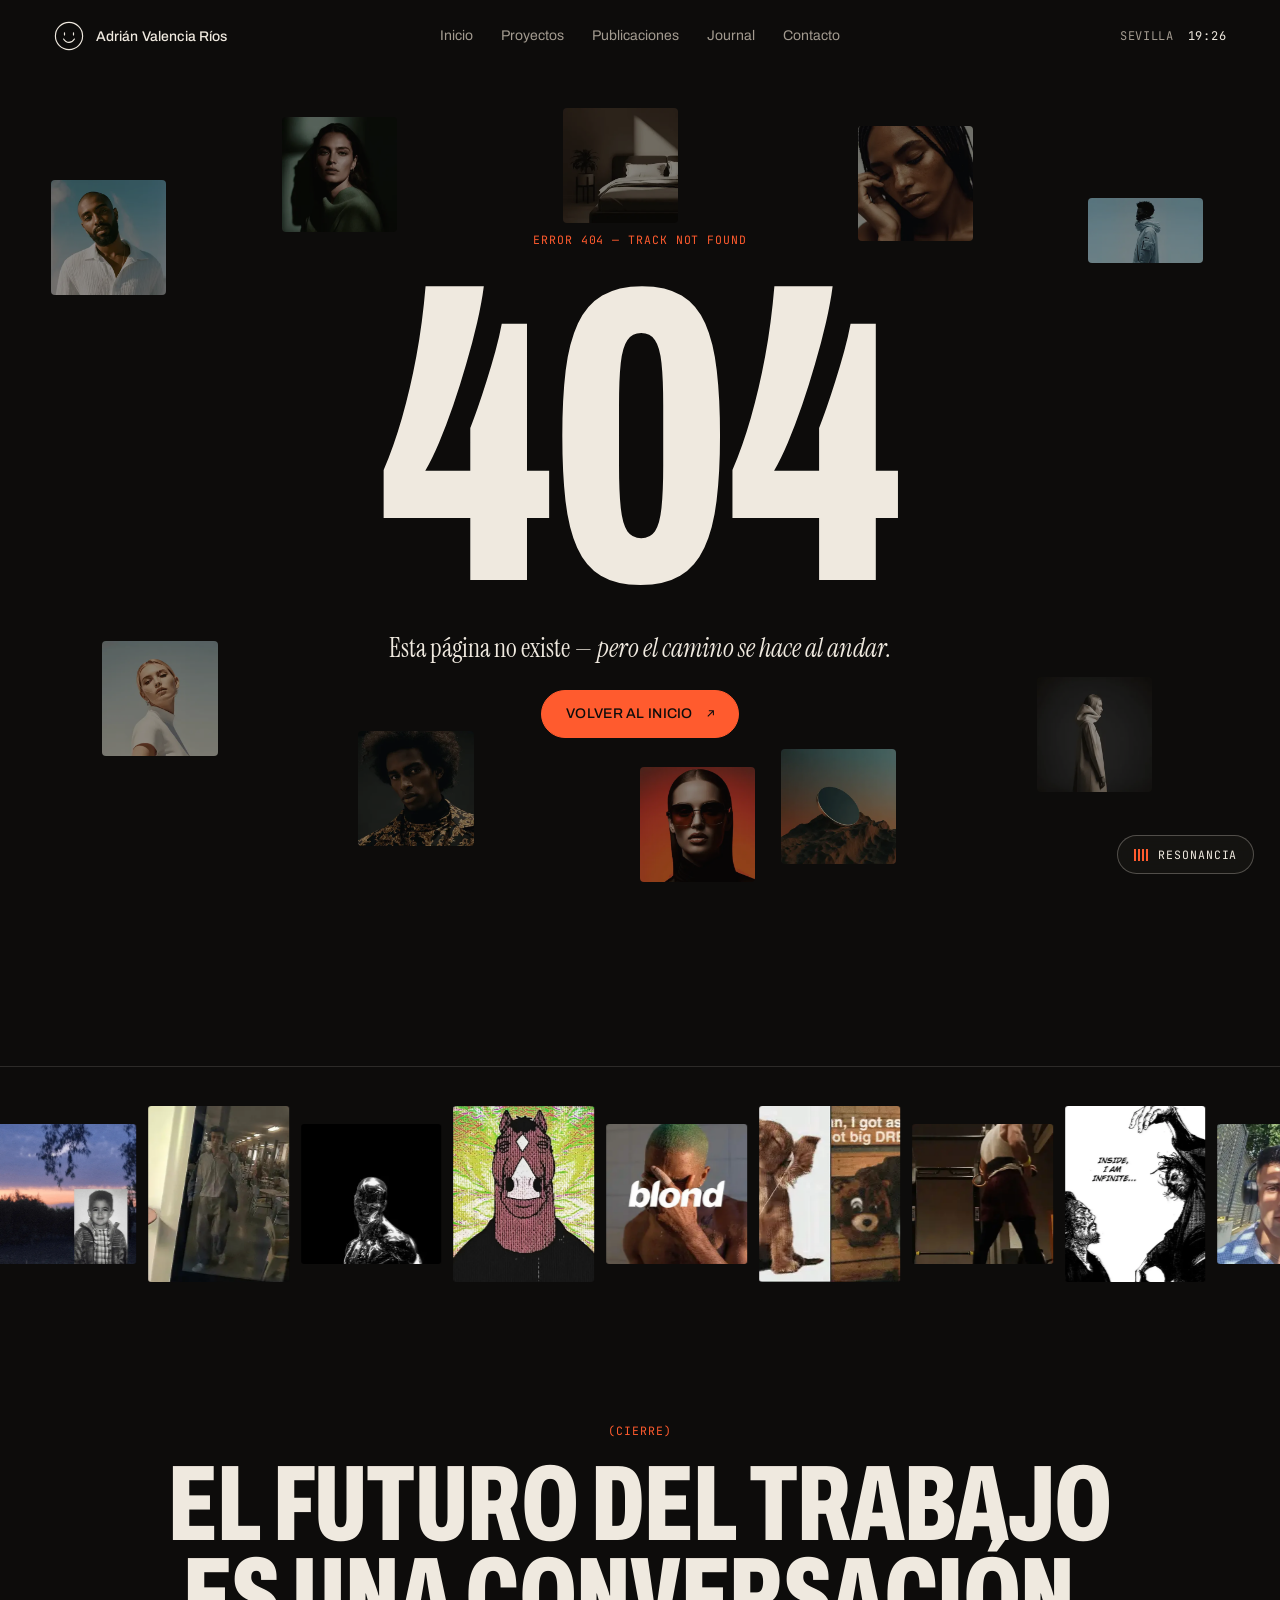
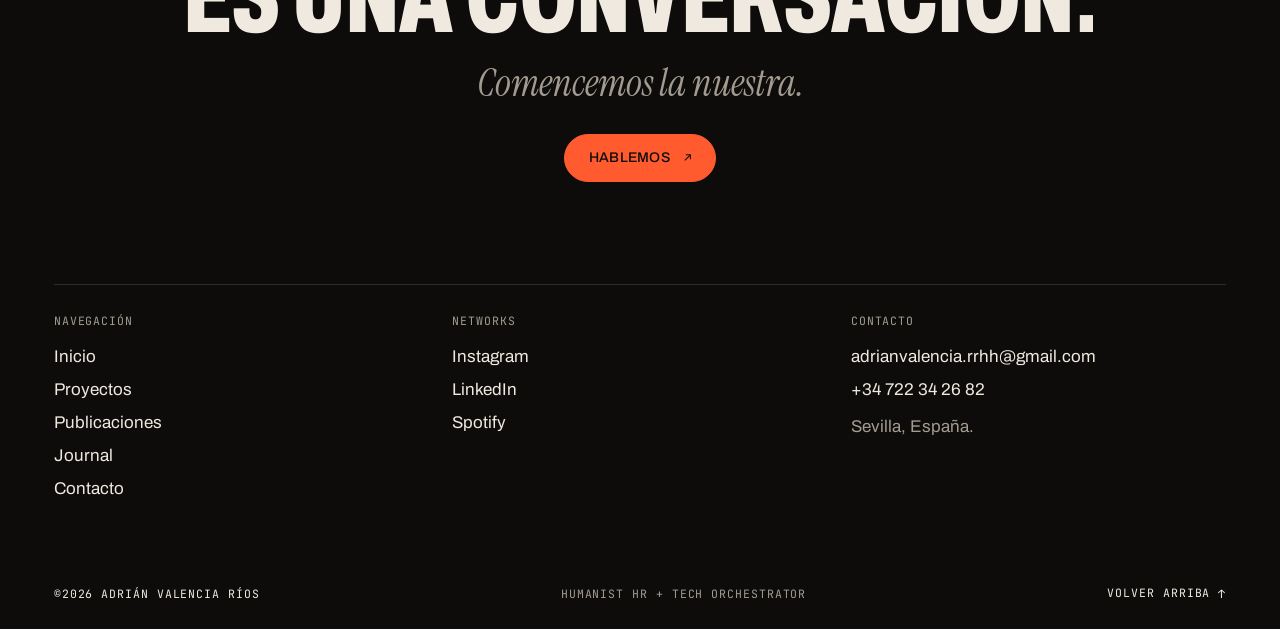
<file: 404/index.html>
<!doctype html><html lang="es"><head><meta charset="utf-8"><meta name="viewport" content="width=device-width,initial-scale=1">
<title>Página no encontrada — Adrián Valencia Ríos</title><meta name="description" content="Esta página no existe. Vuelve al inicio."><meta name="author" content="Adrián Valencia Ríos"><meta name="theme-color" content="#0d0c0b"><meta name="color-scheme" content="dark">
<link rel="canonical" href="https://adrianvalenciarrhh-rgb.github.io/adrianvalencia-personal-v2/404/"><meta property="og:site_name" content="Adrián Valencia Ríos"><meta property="og:locale" content="es_ES"><meta property="og:type" content="website"><meta property="og:url" content="https://adrianvalenciarrhh-rgb.github.io/adrianvalencia-personal-v2/404/"><meta property="og:title" content="Página no encontrada — Adrián Valencia Ríos"><meta property="og:description" content="Esta página no existe. Vuelve al inicio."><meta property="og:image" content="https://adrianvalenciarrhh-rgb.github.io/adrianvalencia-personal-v2/assets/og.jpg"><meta property="og:image:width" content="1200"><meta property="og:image:height" content="630"><meta property="og:image:alt" content="Adrián Valencia Ríos — Humanist HR + Tech Orchestrator">
<meta name="twitter:card" content="summary_large_image"><meta name="twitter:title" content="Página no encontrada — Adrián Valencia Ríos"><meta name="twitter:description" content="Esta página no existe. Vuelve al inicio."><meta name="twitter:image" content="https://adrianvalenciarrhh-rgb.github.io/adrianvalencia-personal-v2/assets/og.jpg">
<link rel="icon" href="../favicon.png" type="image/png"><link rel="apple-touch-icon" href="../apple-touch-icon.png">
<link rel="preload" href="../assets/fonts/Archivo-var.woff2" as="font" type="font/woff2" crossorigin><link rel="preload" href="../assets/fonts/InstrumentSerif-Italic.woff2" as="font" type="font/woff2" crossorigin>
<link rel="stylesheet" href="../assets/style.css"><script>document.documentElement.classList.add('js')</script>
</head><body class="pg-404" id="top"><a class="skip" href="#main">Saltar al contenido</a>
<header class="hd"><div class="hd-in wrap">
<a class="brand" href="../" aria-label="Adrián Valencia Ríos — inicio"><svg class="smile" viewBox="0 0 32 32" aria-hidden="true" focusable="false"><circle cx="16" cy="16" r="14.5"/><path d="M11.2 12.6v2.2M20.8 12.6v2.2"/><path d="M10.2 19.2c1.4 2.4 3.4 3.6 5.8 3.6s4.4-1.2 5.8-3.6"/></svg><span class="brand-t">Adrián Valencia Ríos</span></a>
<nav class="nav" aria-label="Principal"><ul><li><a href="../"><span class="rl" data-t="Inicio"><span>Inicio</span></span></a></li><li><a href="../work/"><span class="rl" data-t="Proyectos"><span>Proyectos</span></span></a></li><li><a href="../gallery/"><span class="rl" data-t="Publicaciones"><span>Publicaciones</span></span></a></li><li><a href="../article/"><span class="rl" data-t="Journal"><span>Journal</span></span></a></li><li><a href="../contact/"><span class="rl" data-t="Contacto"><span>Contacto</span></span></a></li></ul></nav>
<p class="hd-meta"><span>Sevilla</span> <time class="clock" aria-label="Hora en Sevilla">--:--</time></p>
<button class="burger" type="button" aria-expanded="false" aria-controls="menu"><span class="vh">Abrir menú</span><i></i><i></i><i></i></button></div></header>
<div class="menu" id="menu" hidden><nav aria-label="Menú móvil"><ol><li><a href="../"><small>01</small>Inicio</a></li><li><a href="../work/"><small>02</small>Proyectos</a></li><li><a href="../gallery/"><small>03</small>Publicaciones</a></li><li><a href="../article/"><small>04</small>Journal</a></li><li><a href="../contact/"><small>05</small>Contacto</a></li></ol></nav>
<div class="menu-f"><a href="mailto:adrianvalencia.rrhh@gmail.com">adrianvalencia.rrhh@gmail.com</a><div><a href="https://www.instagram.com/adrivarix11" target="_blank" rel="noopener">Instagram</a><a href="https://www.linkedin.com/in/adrianvalenciarios" target="_blank" rel="noopener">LinkedIn</a><a href="https://open.spotify.com/playlist/6QJf0xYg1cFt41ECWoVEH4" target="_blank" rel="noopener">Spotify</a></div></div></div><main id="main">
<section class="nf wrap"><div class="nf-f" aria-hidden="true"><span class="ff ff0"><img src="../assets/img/s/OAptuWFNfA.webp" width="400" height="400" alt="" loading="lazy" decoding="async"></span><span class="ff ff1"><img src="../assets/img/s/6r6tLlKin4.webp" width="400" height="400" alt="" loading="lazy" decoding="async"></span><span class="ff ff2"><img src="../assets/img/s/rmeBLxZhEp.webp" width="400" height="225" alt="" loading="lazy" decoding="async"></span><span class="ff ff3"><img src="../assets/img/s/7WVAcnCw5j.webp" width="400" height="400" alt="" loading="lazy" decoding="async"></span><span class="ff ff4"><img src="../assets/img/s/cbnxN8O3gB.webp" width="400" height="400" alt="" loading="lazy" decoding="async"></span><span class="ff ff5"><img src="../assets/img/s/YxK2kyMSXD.webp" width="400" height="400" alt="" loading="lazy" decoding="async"></span><span class="ff ff6"><img src="../assets/img/s/D5DNZqI6mc.webp" width="400" height="400" alt="" loading="lazy" decoding="async"></span><span class="ff ff7"><img src="../assets/img/s/svmMd86Rbs.webp" width="400" height="400" alt="" loading="lazy" decoding="async"></span><span class="ff ff8"><img src="../assets/img/s/7uG4BhwVai.webp" width="400" height="400" alt="" loading="lazy" decoding="async"></span><span class="ff ff9"><img src="../assets/img/s/3E2J9orCMT.webp" width="400" height="400" alt="" loading="lazy" decoding="async"></span></div>
<p class="eyebrow ld">Error 404 — Track not found</p><h1 class="nf-h fit" data-max="420"><span class="wm"><span class="ch" style="--i:0">4</span><span class="ch" style="--i:1">0</span><span class="ch" style="--i:2">4</span></span></h1>
<p class="lede">Esta página no existe — <span class="it">pero el camino se hace al andar.</span></p><div><a class="btn btn-acc" href="../"><span class="rl" data-t="Volver al inicio"><span>Volver al inicio</span></span><svg class="ar" viewBox="0 0 16 16" aria-hidden="true"><path d="M4 12 12 4M5.5 4H12v6.5" fill="none" stroke="currentColor" stroke-width="1.5"/></svg></a></div></section></main><footer class="ft">
<div class="strip" aria-hidden="true"><div class="strip-t" data-speed="22"><span class="mq-g"><span class="st-i"><img src="../assets/img/JCHJjIOxZ1.webp" width="1080" height="1468" alt="" loading="lazy" decoding="async"></span><span class="st-i"><img src="../assets/img/s/nRtJeVkqT6.webp" width="400" height="540" alt="" loading="lazy" decoding="async"></span><span class="st-i"><img src="../assets/img/s/4A35Qu0QVW.webp" width="420" height="236" alt="" loading="lazy" decoding="async"></span><span class="st-i"><img src="../assets/img/CCKaFSMrfl.webp" width="1080" height="1344" alt="" loading="lazy" decoding="async"></span><span class="st-i"><img src="../assets/img/s/qozy7WIynz.webp" width="400" height="600" alt="" loading="lazy" decoding="async"></span><span class="st-i"><img src="../assets/img/s/dLRgGMrvTk.webp" width="400" height="267" alt="" loading="lazy" decoding="async"></span><span class="st-i"><img src="../assets/img/s/WZtZ3pAf5K.webp" width="400" height="639" alt="" loading="lazy" decoding="async"></span><span class="st-i"><img src="../assets/img/u3DLyOcICf.webp" width="1080" height="1061" alt="" loading="lazy" decoding="async"></span><span class="st-i"><img src="../assets/img/s/oa5XfXW8ft.webp" width="420" height="420" alt="" loading="lazy" decoding="async"></span></span><span class="mq-g"><span class="st-i"><img src="../assets/img/JCHJjIOxZ1.webp" width="1080" height="1468" alt="" loading="lazy" decoding="async"></span><span class="st-i"><img src="../assets/img/s/nRtJeVkqT6.webp" width="400" height="540" alt="" loading="lazy" decoding="async"></span><span class="st-i"><img src="../assets/img/s/4A35Qu0QVW.webp" width="420" height="236" alt="" loading="lazy" decoding="async"></span><span class="st-i"><img src="../assets/img/CCKaFSMrfl.webp" width="1080" height="1344" alt="" loading="lazy" decoding="async"></span><span class="st-i"><img src="../assets/img/s/qozy7WIynz.webp" width="400" height="600" alt="" loading="lazy" decoding="async"></span><span class="st-i"><img src="../assets/img/s/dLRgGMrvTk.webp" width="400" height="267" alt="" loading="lazy" decoding="async"></span><span class="st-i"><img src="../assets/img/s/WZtZ3pAf5K.webp" width="400" height="639" alt="" loading="lazy" decoding="async"></span><span class="st-i"><img src="../assets/img/u3DLyOcICf.webp" width="1080" height="1061" alt="" loading="lazy" decoding="async"></span><span class="st-i"><img src="../assets/img/s/oa5XfXW8ft.webp" width="420" height="420" alt="" loading="lazy" decoding="async"></span></span></div></div>
<div class="wrap">
<div class="ft-close" data-r><p class="eyebrow">(Cierre)</p><p class="ft-big">El futuro del trabajo<br>es una conversación.</p><p class="ft-it">Comencemos la nuestra.</p><a class="btn btn-acc" href="../contact/"><span class="rl" data-t="Hablemos"><span>Hablemos</span></span><svg class="ar" viewBox="0 0 16 16" aria-hidden="true"><path d="M4 12 12 4M5.5 4H12v6.5" fill="none" stroke="currentColor" stroke-width="1.5"/></svg></a></div>
<div class="ft-cols">
<div><p class="eyebrow">Navegación</p><ul><li><a href="../"><span class="rl" data-t="Inicio"><span>Inicio</span></span></a></li><li><a href="../work/"><span class="rl" data-t="Proyectos"><span>Proyectos</span></span></a></li><li><a href="../gallery/"><span class="rl" data-t="Publicaciones"><span>Publicaciones</span></span></a></li><li><a href="../article/"><span class="rl" data-t="Journal"><span>Journal</span></span></a></li><li><a href="../contact/"><span class="rl" data-t="Contacto"><span>Contacto</span></span></a></li></ul></div>
<div><p class="eyebrow">Networks</p><ul><li><a href="https://www.instagram.com/adrivarix11" target="_blank" rel="noopener"><span class="rl" data-t="Instagram"><span>Instagram</span></span><span class="vh"> (se abre en una pestaña nueva)</span></a></li><li><a href="https://www.linkedin.com/in/adrianvalenciarios" target="_blank" rel="noopener"><span class="rl" data-t="LinkedIn"><span>LinkedIn</span></span><span class="vh"> (se abre en una pestaña nueva)</span></a></li><li><a href="https://open.spotify.com/playlist/6QJf0xYg1cFt41ECWoVEH4" target="_blank" rel="noopener"><span class="rl" data-t="Spotify"><span>Spotify</span></span><span class="vh"> (se abre en una pestaña nueva)</span></a></li></ul></div>
<div><p class="eyebrow">Contacto</p><ul><li><a href="mailto:adrianvalencia.rrhh@gmail.com"><span class="rl sm" data-t="adrianvalencia.rrhh@gmail.com"><span>adrianvalencia.rrhh@gmail.com</span></span></a></li><li><a href="tel:+34722342682"><span class="rl" data-t="+34 722 34 26 82"><span>+34 722 34 26 82</span></span></a></li><li><span class="mute">Sevilla, España.</span></li></ul></div>
</div>
<div class="ft-bot"><span>©2026 Adrián Valencia Ríos</span><span class="mute">Humanist HR + Tech Orchestrator</span><a href="#top" class="totop"><span class="rl" data-t="Volver arriba"><span>Volver arriba</span></span> ↑</a></div>
</div></footer><div class="sp"><button class="sp-b" type="button" aria-expanded="false" aria-controls="sp-panel"><span class="eq" aria-hidden="true"><i></i><i></i><i></i><i></i></span><span class="sp-l">Resonancia</span><span class="vh">: abrir playlist de Spotify</span></button>
<div class="sp-panel" id="sp-panel" hidden data-src="https://open.spotify.com/embed/playlist/6QJf0xYg1cFt41ECWoVEH4?theme=0"><div class="sp-h"><span>Playlist varix — Spotify</span><a href="https://open.spotify.com/playlist/6QJf0xYg1cFt41ECWoVEH4" target="_blank" rel="noopener">Abrir ↗<span class="vh"> (se abre en una pestaña nueva)</span></a></div><div class="sp-f"></div></div></div><script src="../assets/site.js" defer></script></body></html>
</file>
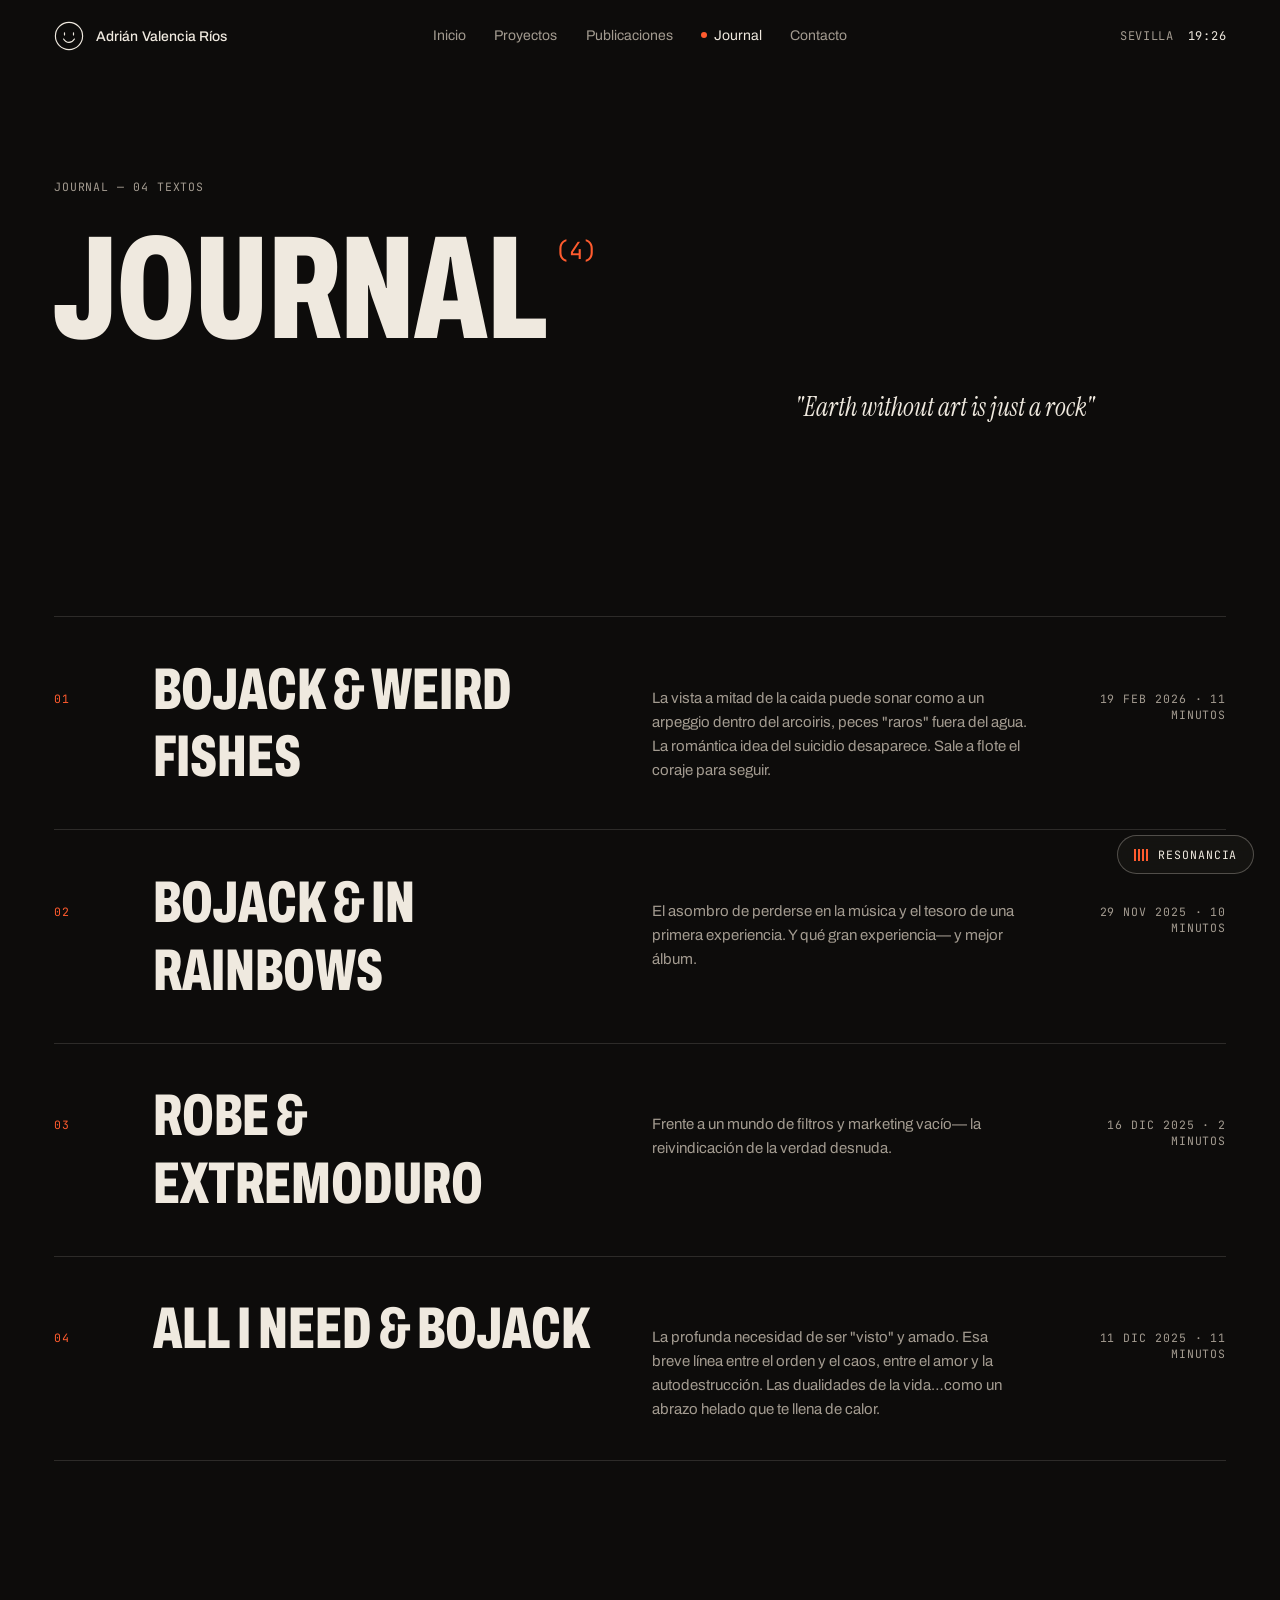
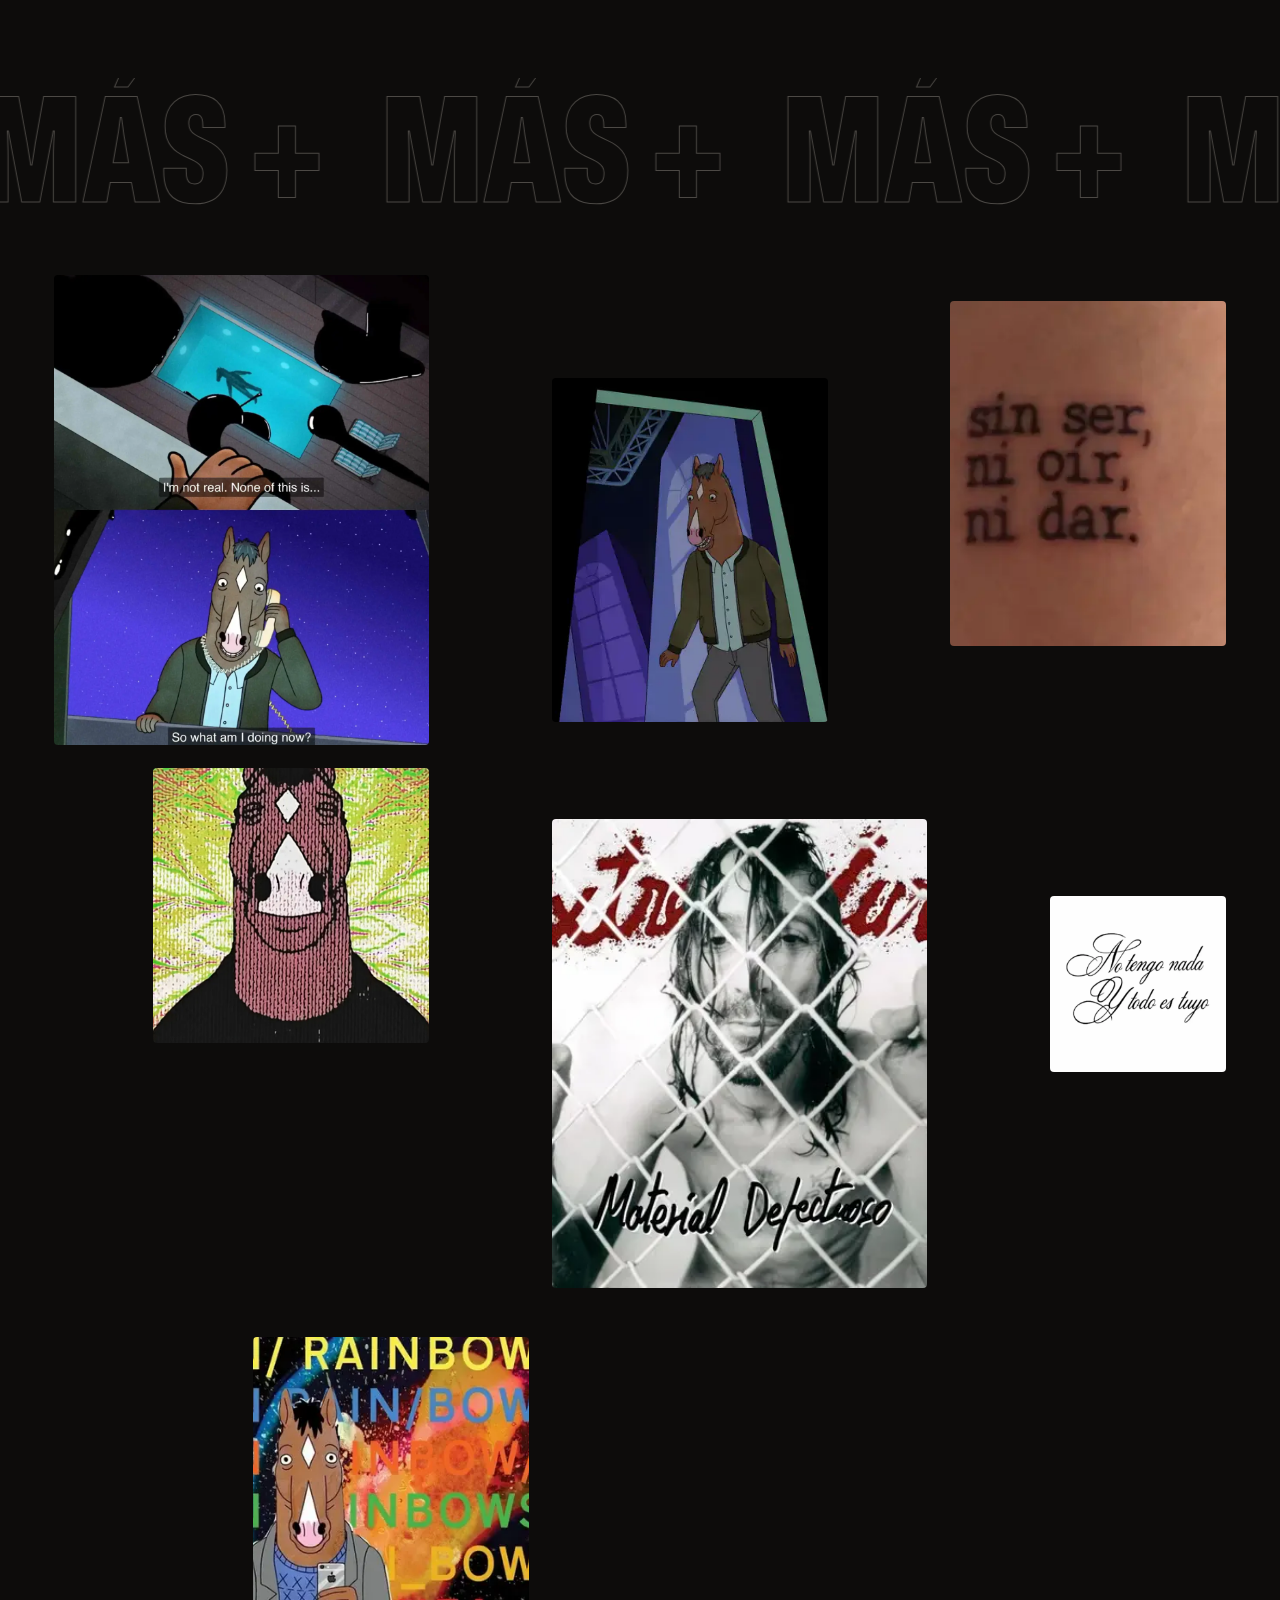
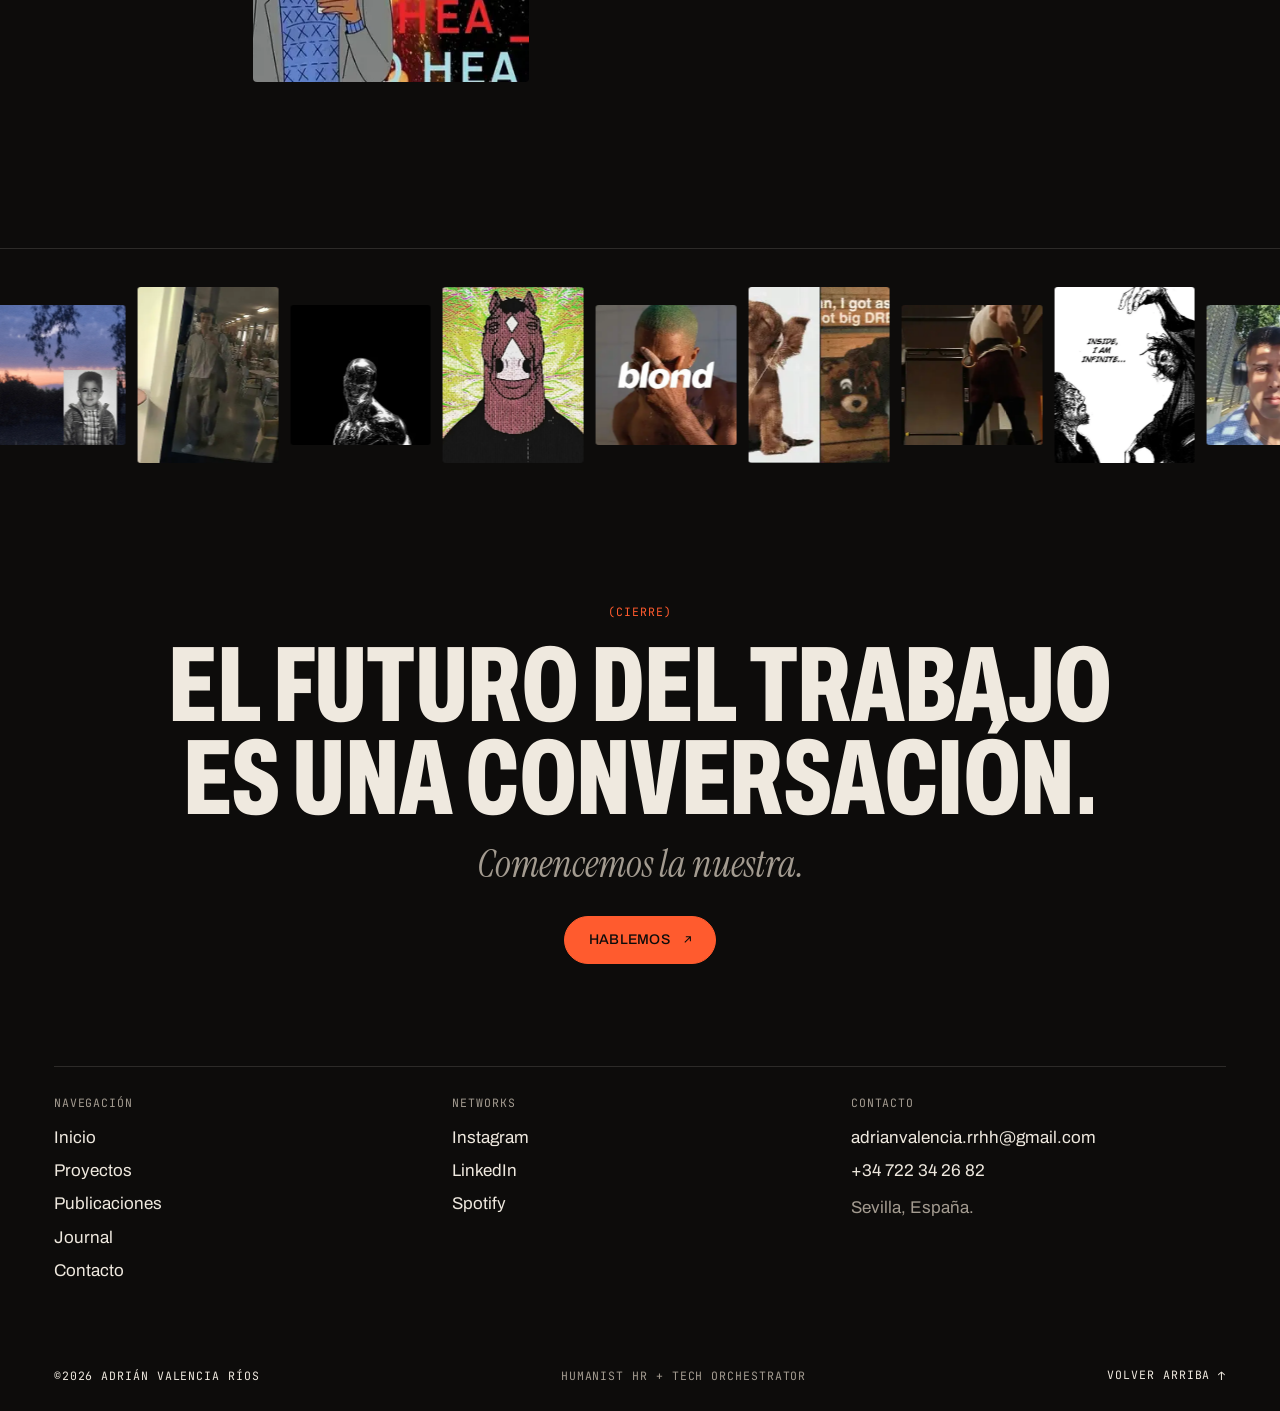
<file: article/index.html>
<!doctype html><html lang="es"><head><meta charset="utf-8"><meta name="viewport" content="width=device-width,initial-scale=1">
<title>Journal — Adrián Valencia Ríos</title><meta name="description" content="Análisis metafísicos y sonoros: el coraje de la supervivencia, la psicología del vínculo, el elogio de lo imperfecto."><meta name="author" content="Adrián Valencia Ríos"><meta name="theme-color" content="#0d0c0b"><meta name="color-scheme" content="dark">
<link rel="canonical" href="https://adrianvalenciarrhh-rgb.github.io/adrianvalencia-personal-v2/article/"><meta property="og:site_name" content="Adrián Valencia Ríos"><meta property="og:locale" content="es_ES"><meta property="og:type" content="website"><meta property="og:url" content="https://adrianvalenciarrhh-rgb.github.io/adrianvalencia-personal-v2/article/"><meta property="og:title" content="Journal — Adrián Valencia Ríos"><meta property="og:description" content="Análisis metafísicos y sonoros: el coraje de la supervivencia, la psicología del vínculo, el elogio de lo imperfecto."><meta property="og:image" content="https://adrianvalenciarrhh-rgb.github.io/adrianvalencia-personal-v2/assets/og.jpg"><meta property="og:image:width" content="1200"><meta property="og:image:height" content="630"><meta property="og:image:alt" content="Adrián Valencia Ríos — Humanist HR + Tech Orchestrator">
<meta name="twitter:card" content="summary_large_image"><meta name="twitter:title" content="Journal — Adrián Valencia Ríos"><meta name="twitter:description" content="Análisis metafísicos y sonoros: el coraje de la supervivencia, la psicología del vínculo, el elogio de lo imperfecto."><meta name="twitter:image" content="https://adrianvalenciarrhh-rgb.github.io/adrianvalencia-personal-v2/assets/og.jpg">
<link rel="icon" href="../favicon.png" type="image/png"><link rel="apple-touch-icon" href="../apple-touch-icon.png">
<link rel="preload" href="../assets/fonts/Archivo-var.woff2" as="font" type="font/woff2" crossorigin><link rel="preload" href="../assets/fonts/InstrumentSerif-Italic.woff2" as="font" type="font/woff2" crossorigin>
<link rel="stylesheet" href="../assets/style.css"><script>document.documentElement.classList.add('js')</script>
</head><body class="pg-jr" id="top"><a class="skip" href="#main">Saltar al contenido</a>
<header class="hd"><div class="hd-in wrap">
<a class="brand" href="../" aria-label="Adrián Valencia Ríos — inicio"><svg class="smile" viewBox="0 0 32 32" aria-hidden="true" focusable="false"><circle cx="16" cy="16" r="14.5"/><path d="M11.2 12.6v2.2M20.8 12.6v2.2"/><path d="M10.2 19.2c1.4 2.4 3.4 3.6 5.8 3.6s4.4-1.2 5.8-3.6"/></svg><span class="brand-t">Adrián Valencia Ríos</span></a>
<nav class="nav" aria-label="Principal"><ul><li><a href="../"><span class="rl" data-t="Inicio"><span>Inicio</span></span></a></li><li><a href="../work/"><span class="rl" data-t="Proyectos"><span>Proyectos</span></span></a></li><li><a href="../gallery/"><span class="rl" data-t="Publicaciones"><span>Publicaciones</span></span></a></li><li><a href="../article/" aria-current="page"><span class="rl" data-t="Journal"><span>Journal</span></span></a></li><li><a href="../contact/"><span class="rl" data-t="Contacto"><span>Contacto</span></span></a></li></ul></nav>
<p class="hd-meta"><span>Sevilla</span> <time class="clock" aria-label="Hora en Sevilla">--:--</time></p>
<button class="burger" type="button" aria-expanded="false" aria-controls="menu"><span class="vh">Abrir menú</span><i></i><i></i><i></i></button></div></header>
<div class="menu" id="menu" hidden><nav aria-label="Menú móvil"><ol><li><a href="../"><small>01</small>Inicio</a></li><li><a href="../work/"><small>02</small>Proyectos</a></li><li><a href="../gallery/"><small>03</small>Publicaciones</a></li><li><a href="../article/" aria-current="page"><small>04</small>Journal</a></li><li><a href="../contact/"><small>05</small>Contacto</a></li></ol></nav>
<div class="menu-f"><a href="mailto:adrianvalencia.rrhh@gmail.com">adrianvalencia.rrhh@gmail.com</a><div><a href="https://www.instagram.com/adrivarix11" target="_blank" rel="noopener">Instagram</a><a href="https://www.linkedin.com/in/adrianvalenciarios" target="_blank" rel="noopener">LinkedIn</a><a href="https://open.spotify.com/playlist/6QJf0xYg1cFt41ECWoVEH4" target="_blank" rel="noopener">Spotify</a></div></div></div><main id="main">
<section class="phead wrap"><p class="eyebrow ld">Journal — 04 textos</p><h1 class="h-xl"><span class="ln"><span>Journal<sup>(4)</sup></span></span></h1><p class="lede ld" style="--d:.3s"><em>"Earth without art is just a rock"</em></p></section>
<section class="wrap jidx" aria-label="Índice de textos"><ol><li data-r><a href="../article/bojack-weird-fishes/" data-img="../assets/img/ZeFPhY9CE5.webp"><span class="num">01</span><span class="j-t"><span class="rl" data-t="BoJack &amp; Weird Fishes"><span>BoJack &amp; Weird Fishes</span></span></span><span class="j-ex mute">La vista a mitad de la caida puede sonar como a un arpeggio dentro del arcoiris, peces "raros" fuera del agua. La romántica idea del suicidio desaparece. Sale a flote el coraje para seguir.</span><span class="j-d eyebrow">19 feb 2026 · 11 minutos</span></a></li><li data-r><a href="../article/bojack-in-rainbows/" data-img="../assets/img/4j6scaCCxh.webp"><span class="num">02</span><span class="j-t"><span class="rl" data-t="BoJack &amp; In Rainbows"><span>BoJack &amp; In Rainbows</span></span></span><span class="j-ex mute">El asombro de perderse en la música y el tesoro de una primera experiencia. Y qué gran experiencia— y mejor álbum.</span><span class="j-d eyebrow">29 nov 2025 · 10 minutos</span></a></li><li data-r><a href="../article/robe-extremoduro/" data-img="../assets/img/1WIeMXRWi4.webp"><span class="num">03</span><span class="j-t"><span class="rl" data-t="Robe &amp; Extremoduro"><span>Robe &amp; Extremoduro</span></span></span><span class="j-ex mute">Frente a un mundo de filtros y marketing vacío— la reivindicación de la verdad desnuda.</span><span class="j-d eyebrow">16 dic 2025 · 2 minutos</span></a></li><li data-r><a href="../article/all-i-need-bojack/" data-img="../assets/img/CCKaFSMrfl.webp"><span class="num">04</span><span class="j-t"><span class="rl" data-t="All I Need &amp; BoJack"><span>All I Need &amp; BoJack</span></span></span><span class="j-ex mute">La profunda necesidad de ser "visto" y amado. Esa breve línea entre el orden y el caos, entre el amor y la autodestrucción. Las dualidades de la vida…como un abrazo helado que te llena de calor.</span><span class="j-d eyebrow">11 dic 2025 · 11 minutos</span></a></li></ol></section>
<section class="sec" aria-label="Posts"><p class="mq mq-out" data-speed="40"><span class="vh">más +</span><span class="mq-t" aria-hidden="true"><span class="mq-g"><span class="mq-i">más +</span><span class="mq-i">más +</span><span class="mq-i">más +</span><span class="mq-i">más +</span></span><span class="mq-g"><span class="mq-i">más +</span><span class="mq-i">más +</span><span class="mq-i">más +</span><span class="mq-i">más +</span></span></span></p><div class="wrap"><ul class="posts"><li class="po po0" data-r><a href="https://www.instagram.com/p/DU7A2dEkZJT/?utm_source=ig_web_copy_link&igsh=MzRlODBiNWFlZA==" target="_blank" rel="noopener"><img src="../assets/img/ZeFPhY9CE5.webp" width="1100" height="1467" alt="Publicación en Instagram: BoJack &amp; Weird Fishes" loading="lazy" decoding="async"><span class="po-l">Instagram <svg class="ar" viewBox="0 0 16 16" aria-hidden="true"><path d="M4 12 12 4M5.5 4H12v6.5" fill="none" stroke="currentColor" stroke-width="1.5"/></svg></span><span class="vh"> (se abre en una pestaña nueva)</span></a></li><li class="po po1" data-r><a href="https://www.instagram.com/p/DU7A2dEkZJT/?utm_source=ig_web_copy_link&igsh=MzRlODBiNWFlZA==" target="_blank" rel="noopener"><img src="../assets/img/8eoTIiXtMn.webp" width="760" height="438" alt="Publicación en Instagram: BoJack &amp; Weird Fishes" loading="lazy" decoding="async"><span class="po-l">Instagram <svg class="ar" viewBox="0 0 16 16" aria-hidden="true"><path d="M4 12 12 4M5.5 4H12v6.5" fill="none" stroke="currentColor" stroke-width="1.5"/></svg></span><span class="vh"> (se abre en una pestaña nueva)</span></a></li><li class="po po2" data-r><a href="https://www.instagram.com/p/DSV0WeQkWV-/?igsh=eXpkejhyYWY1emo0" target="_blank" rel="noopener"><img src="../assets/img/RW3xrsftCz.webp" width="400" height="400" alt="Publicación en Instagram: Robe &amp; Extremoduro" loading="lazy" decoding="async"><span class="po-l">Instagram <svg class="ar" viewBox="0 0 16 16" aria-hidden="true"><path d="M4 12 12 4M5.5 4H12v6.5" fill="none" stroke="currentColor" stroke-width="1.5"/></svg></span><span class="vh"> (se abre en una pestaña nueva)</span></a></li><li class="po po3" data-r><a href="https://www.instagram.com/p/DSGmKsaEa4_/?igsh=Y3NjNDMwdGo4cW1t" target="_blank" rel="noopener"><img src="../assets/img/CCKaFSMrfl.webp" width="1080" height="1344" alt="Publicación en Instagram: All I Need &amp; BoJack" loading="lazy" decoding="async"><span class="po-l">Instagram <svg class="ar" viewBox="0 0 16 16" aria-hidden="true"><path d="M4 12 12 4M5.5 4H12v6.5" fill="none" stroke="currentColor" stroke-width="1.5"/></svg></span><span class="vh"> (se abre en una pestaña nueva)</span></a></li><li class="po po4" data-r><a href="https://www.instagram.com/p/DSV0WeQkWV-/?igsh=eXpkejhyYWY1emo0" target="_blank" rel="noopener"><img src="../assets/img/m6osoWNqu7.webp" width="434" height="434" alt="Publicación en Instagram: Robe &amp; Extremoduro" loading="lazy" decoding="async"><span class="po-l">Instagram <svg class="ar" viewBox="0 0 16 16" aria-hidden="true"><path d="M4 12 12 4M5.5 4H12v6.5" fill="none" stroke="currentColor" stroke-width="1.5"/></svg></span><span class="vh"> (se abre en una pestaña nueva)</span></a></li><li class="po po5" data-r><a href="https://www.instagram.com/p/DRoAtxAkeO-/?igsh=NWwwanVsNjhtc3Nt" target="_blank" rel="noopener"><img src="../assets/img/NOWXlXUPlr.webp" width="1024" height="1024" alt="Publicación en Instagram: BoJack &amp; In Rainbows" loading="lazy" decoding="async"><span class="po-l">Instagram <svg class="ar" viewBox="0 0 16 16" aria-hidden="true"><path d="M4 12 12 4M5.5 4H12v6.5" fill="none" stroke="currentColor" stroke-width="1.5"/></svg></span><span class="vh"> (se abre en una pestaña nueva)</span></a></li><li class="po po6" data-r><a href="https://www.instagram.com/p/DRoAtxAkeO-/?igsh=NWwwanVsNjhtc3Nt" target="_blank" rel="noopener"><img src="../assets/img/ZZyqpemwkP.webp" width="400" height="400" alt="Publicación en Instagram: BoJack &amp; In Rainbows" loading="lazy" decoding="async"><span class="po-l">Instagram <svg class="ar" viewBox="0 0 16 16" aria-hidden="true"><path d="M4 12 12 4M5.5 4H12v6.5" fill="none" stroke="currentColor" stroke-width="1.5"/></svg></span><span class="vh"> (se abre en una pestaña nueva)</span></a></li></ul></div></section></main><footer class="ft">
<div class="strip" aria-hidden="true"><div class="strip-t" data-speed="22"><span class="mq-g"><span class="st-i"><img src="../assets/img/JCHJjIOxZ1.webp" width="1080" height="1468" alt="" loading="lazy" decoding="async"></span><span class="st-i"><img src="../assets/img/s/nRtJeVkqT6.webp" width="400" height="540" alt="" loading="lazy" decoding="async"></span><span class="st-i"><img src="../assets/img/s/4A35Qu0QVW.webp" width="420" height="236" alt="" loading="lazy" decoding="async"></span><span class="st-i"><img src="../assets/img/CCKaFSMrfl.webp" width="1080" height="1344" alt="" loading="lazy" decoding="async"></span><span class="st-i"><img src="../assets/img/s/qozy7WIynz.webp" width="400" height="600" alt="" loading="lazy" decoding="async"></span><span class="st-i"><img src="../assets/img/s/dLRgGMrvTk.webp" width="400" height="267" alt="" loading="lazy" decoding="async"></span><span class="st-i"><img src="../assets/img/s/WZtZ3pAf5K.webp" width="400" height="639" alt="" loading="lazy" decoding="async"></span><span class="st-i"><img src="../assets/img/u3DLyOcICf.webp" width="1080" height="1061" alt="" loading="lazy" decoding="async"></span><span class="st-i"><img src="../assets/img/s/oa5XfXW8ft.webp" width="420" height="420" alt="" loading="lazy" decoding="async"></span></span><span class="mq-g"><span class="st-i"><img src="../assets/img/JCHJjIOxZ1.webp" width="1080" height="1468" alt="" loading="lazy" decoding="async"></span><span class="st-i"><img src="../assets/img/s/nRtJeVkqT6.webp" width="400" height="540" alt="" loading="lazy" decoding="async"></span><span class="st-i"><img src="../assets/img/s/4A35Qu0QVW.webp" width="420" height="236" alt="" loading="lazy" decoding="async"></span><span class="st-i"><img src="../assets/img/CCKaFSMrfl.webp" width="1080" height="1344" alt="" loading="lazy" decoding="async"></span><span class="st-i"><img src="../assets/img/s/qozy7WIynz.webp" width="400" height="600" alt="" loading="lazy" decoding="async"></span><span class="st-i"><img src="../assets/img/s/dLRgGMrvTk.webp" width="400" height="267" alt="" loading="lazy" decoding="async"></span><span class="st-i"><img src="../assets/img/s/WZtZ3pAf5K.webp" width="400" height="639" alt="" loading="lazy" decoding="async"></span><span class="st-i"><img src="../assets/img/u3DLyOcICf.webp" width="1080" height="1061" alt="" loading="lazy" decoding="async"></span><span class="st-i"><img src="../assets/img/s/oa5XfXW8ft.webp" width="420" height="420" alt="" loading="lazy" decoding="async"></span></span></div></div>
<div class="wrap">
<div class="ft-close" data-r><p class="eyebrow">(Cierre)</p><p class="ft-big">El futuro del trabajo<br>es una conversación.</p><p class="ft-it">Comencemos la nuestra.</p><a class="btn btn-acc" href="../contact/"><span class="rl" data-t="Hablemos"><span>Hablemos</span></span><svg class="ar" viewBox="0 0 16 16" aria-hidden="true"><path d="M4 12 12 4M5.5 4H12v6.5" fill="none" stroke="currentColor" stroke-width="1.5"/></svg></a></div>
<div class="ft-cols">
<div><p class="eyebrow">Navegación</p><ul><li><a href="../"><span class="rl" data-t="Inicio"><span>Inicio</span></span></a></li><li><a href="../work/"><span class="rl" data-t="Proyectos"><span>Proyectos</span></span></a></li><li><a href="../gallery/"><span class="rl" data-t="Publicaciones"><span>Publicaciones</span></span></a></li><li><a href="../article/"><span class="rl" data-t="Journal"><span>Journal</span></span></a></li><li><a href="../contact/"><span class="rl" data-t="Contacto"><span>Contacto</span></span></a></li></ul></div>
<div><p class="eyebrow">Networks</p><ul><li><a href="https://www.instagram.com/adrivarix11" target="_blank" rel="noopener"><span class="rl" data-t="Instagram"><span>Instagram</span></span><span class="vh"> (se abre en una pestaña nueva)</span></a></li><li><a href="https://www.linkedin.com/in/adrianvalenciarios" target="_blank" rel="noopener"><span class="rl" data-t="LinkedIn"><span>LinkedIn</span></span><span class="vh"> (se abre en una pestaña nueva)</span></a></li><li><a href="https://open.spotify.com/playlist/6QJf0xYg1cFt41ECWoVEH4" target="_blank" rel="noopener"><span class="rl" data-t="Spotify"><span>Spotify</span></span><span class="vh"> (se abre en una pestaña nueva)</span></a></li></ul></div>
<div><p class="eyebrow">Contacto</p><ul><li><a href="mailto:adrianvalencia.rrhh@gmail.com"><span class="rl sm" data-t="adrianvalencia.rrhh@gmail.com"><span>adrianvalencia.rrhh@gmail.com</span></span></a></li><li><a href="tel:+34722342682"><span class="rl" data-t="+34 722 34 26 82"><span>+34 722 34 26 82</span></span></a></li><li><span class="mute">Sevilla, España.</span></li></ul></div>
</div>
<div class="ft-bot"><span>©2026 Adrián Valencia Ríos</span><span class="mute">Humanist HR + Tech Orchestrator</span><a href="#top" class="totop"><span class="rl" data-t="Volver arriba"><span>Volver arriba</span></span> ↑</a></div>
</div></footer><div class="sp"><button class="sp-b" type="button" aria-expanded="false" aria-controls="sp-panel"><span class="eq" aria-hidden="true"><i></i><i></i><i></i><i></i></span><span class="sp-l">Resonancia</span><span class="vh">: abrir playlist de Spotify</span></button>
<div class="sp-panel" id="sp-panel" hidden data-src="https://open.spotify.com/embed/playlist/6QJf0xYg1cFt41ECWoVEH4?theme=0"><div class="sp-h"><span>Playlist varix — Spotify</span><a href="https://open.spotify.com/playlist/6QJf0xYg1cFt41ECWoVEH4" target="_blank" rel="noopener">Abrir ↗<span class="vh"> (se abre en una pestaña nueva)</span></a></div><div class="sp-f"></div></div></div><script src="../assets/site.js" defer></script></body></html>
</file>
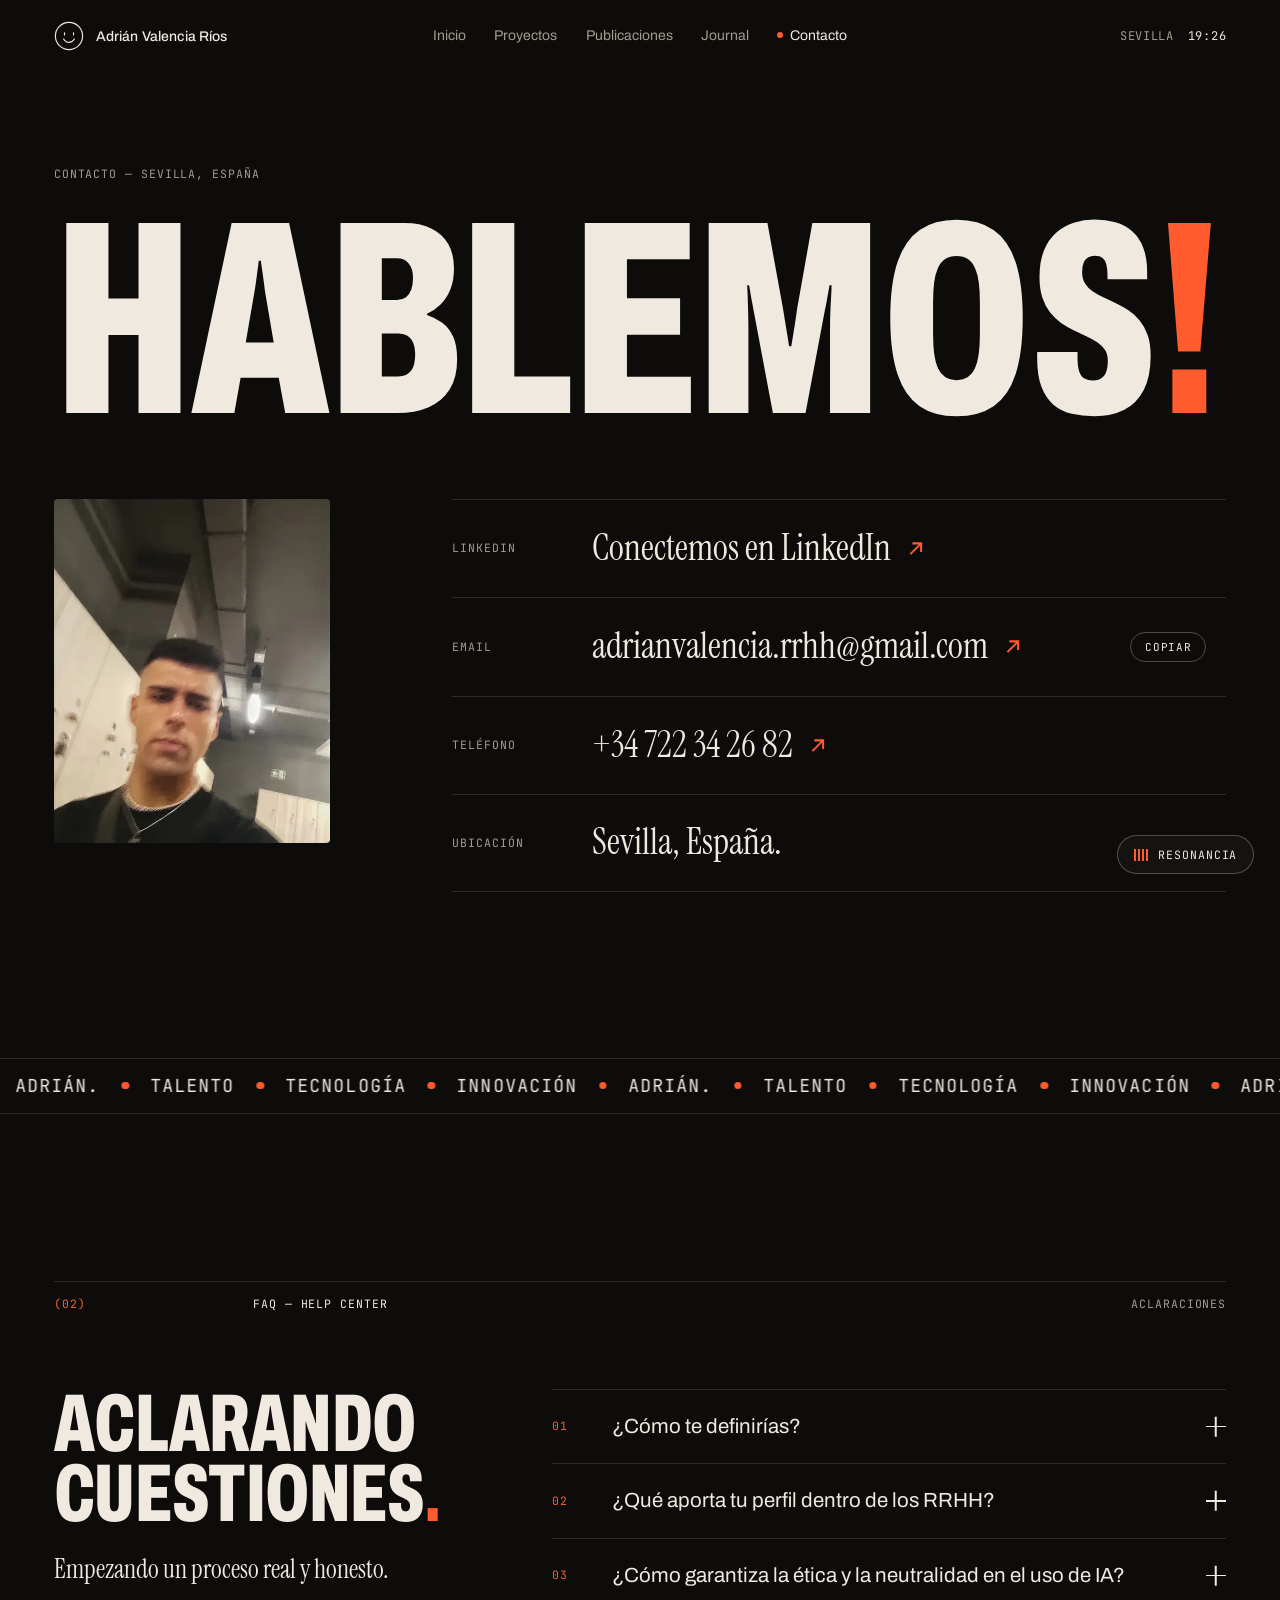
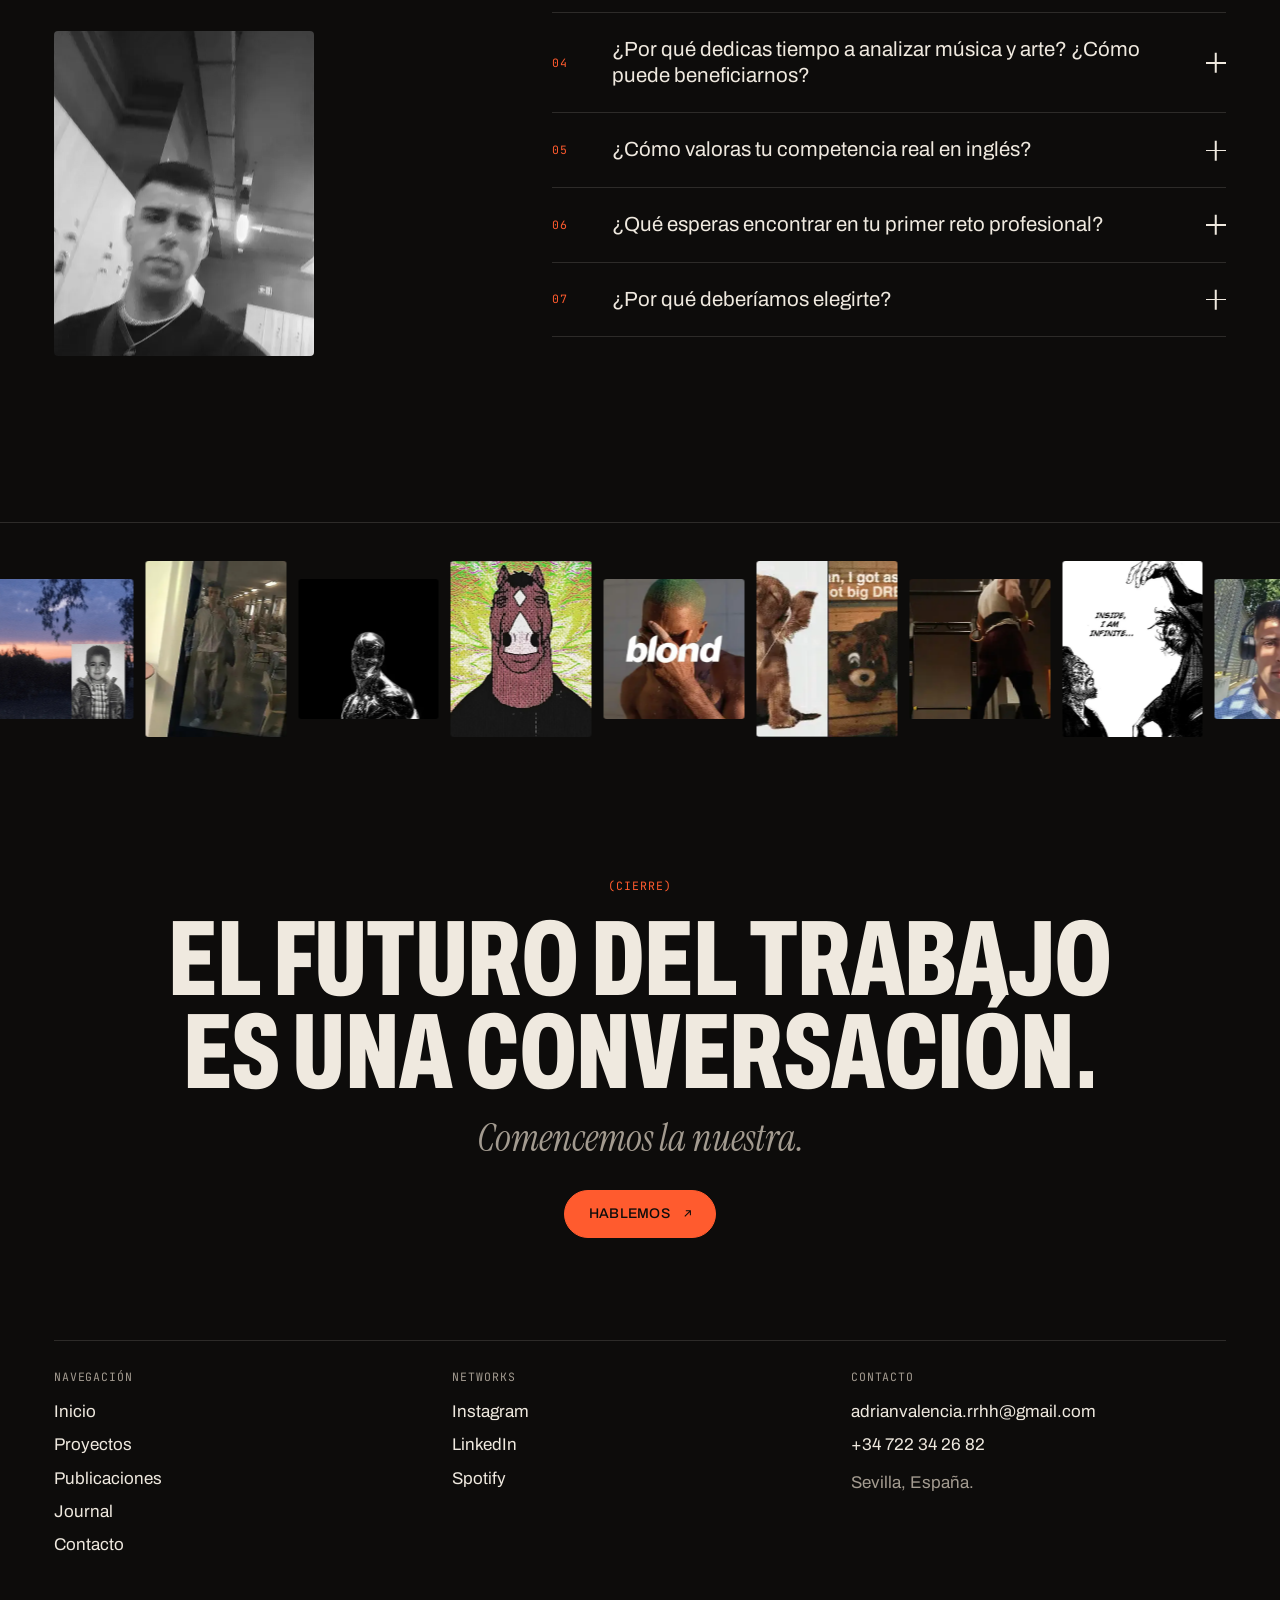
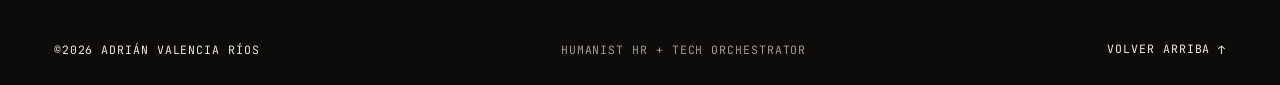
<file: contact/index.html>
<!doctype html><html lang="es"><head><meta charset="utf-8"><meta name="viewport" content="width=device-width,initial-scale=1">
<title>Contacto — Adrián Valencia Ríos</title><meta name="description" content="Hablemos. Sevilla, España · LinkedIn · adrianvalencia.rrhh@gmail.com · +34 722 34 26 82"><meta name="author" content="Adrián Valencia Ríos"><meta name="theme-color" content="#0d0c0b"><meta name="color-scheme" content="dark">
<link rel="canonical" href="https://adrianvalenciarrhh-rgb.github.io/adrianvalencia-personal-v2/contact/"><meta property="og:site_name" content="Adrián Valencia Ríos"><meta property="og:locale" content="es_ES"><meta property="og:type" content="website"><meta property="og:url" content="https://adrianvalenciarrhh-rgb.github.io/adrianvalencia-personal-v2/contact/"><meta property="og:title" content="Contacto — Adrián Valencia Ríos"><meta property="og:description" content="Hablemos. Sevilla, España · LinkedIn · adrianvalencia.rrhh@gmail.com · +34 722 34 26 82"><meta property="og:image" content="https://adrianvalenciarrhh-rgb.github.io/adrianvalencia-personal-v2/assets/og.jpg"><meta property="og:image:width" content="1200"><meta property="og:image:height" content="630"><meta property="og:image:alt" content="Adrián Valencia Ríos — Humanist HR + Tech Orchestrator">
<meta name="twitter:card" content="summary_large_image"><meta name="twitter:title" content="Contacto — Adrián Valencia Ríos"><meta name="twitter:description" content="Hablemos. Sevilla, España · LinkedIn · adrianvalencia.rrhh@gmail.com · +34 722 34 26 82"><meta name="twitter:image" content="https://adrianvalenciarrhh-rgb.github.io/adrianvalencia-personal-v2/assets/og.jpg">
<link rel="icon" href="../favicon.png" type="image/png"><link rel="apple-touch-icon" href="../apple-touch-icon.png">
<link rel="preload" href="../assets/fonts/Archivo-var.woff2" as="font" type="font/woff2" crossorigin><link rel="preload" href="../assets/fonts/InstrumentSerif-Italic.woff2" as="font" type="font/woff2" crossorigin>
<link rel="stylesheet" href="../assets/style.css"><script>document.documentElement.classList.add('js')</script>
</head><body class="pg-ct" id="top"><a class="skip" href="#main">Saltar al contenido</a>
<header class="hd"><div class="hd-in wrap">
<a class="brand" href="../" aria-label="Adrián Valencia Ríos — inicio"><svg class="smile" viewBox="0 0 32 32" aria-hidden="true" focusable="false"><circle cx="16" cy="16" r="14.5"/><path d="M11.2 12.6v2.2M20.8 12.6v2.2"/><path d="M10.2 19.2c1.4 2.4 3.4 3.6 5.8 3.6s4.4-1.2 5.8-3.6"/></svg><span class="brand-t">Adrián Valencia Ríos</span></a>
<nav class="nav" aria-label="Principal"><ul><li><a href="../"><span class="rl" data-t="Inicio"><span>Inicio</span></span></a></li><li><a href="../work/"><span class="rl" data-t="Proyectos"><span>Proyectos</span></span></a></li><li><a href="../gallery/"><span class="rl" data-t="Publicaciones"><span>Publicaciones</span></span></a></li><li><a href="../article/"><span class="rl" data-t="Journal"><span>Journal</span></span></a></li><li><a href="../contact/" aria-current="page"><span class="rl" data-t="Contacto"><span>Contacto</span></span></a></li></ul></nav>
<p class="hd-meta"><span>Sevilla</span> <time class="clock" aria-label="Hora en Sevilla">--:--</time></p>
<button class="burger" type="button" aria-expanded="false" aria-controls="menu"><span class="vh">Abrir menú</span><i></i><i></i><i></i></button></div></header>
<div class="menu" id="menu" hidden><nav aria-label="Menú móvil"><ol><li><a href="../"><small>01</small>Inicio</a></li><li><a href="../work/"><small>02</small>Proyectos</a></li><li><a href="../gallery/"><small>03</small>Publicaciones</a></li><li><a href="../article/"><small>04</small>Journal</a></li><li><a href="../contact/" aria-current="page"><small>05</small>Contacto</a></li></ol></nav>
<div class="menu-f"><a href="mailto:adrianvalencia.rrhh@gmail.com">adrianvalencia.rrhh@gmail.com</a><div><a href="https://www.instagram.com/adrivarix11" target="_blank" rel="noopener">Instagram</a><a href="https://www.linkedin.com/in/adrianvalenciarios" target="_blank" rel="noopener">LinkedIn</a><a href="https://open.spotify.com/playlist/6QJf0xYg1cFt41ECWoVEH4" target="_blank" rel="noopener">Spotify</a></div></div></div><main id="main">
<section class="ct wrap"><p class="eyebrow ld">Contacto — Sevilla, España</p>
<h1 class="ct-h fit"><span class="wm"><span class="ch" style="--i:0">H</span><span class="ch" style="--i:1">A</span><span class="ch" style="--i:2">B</span><span class="ch" style="--i:3">L</span><span class="ch" style="--i:4">E</span><span class="ch" style="--i:5">M</span><span class="ch" style="--i:6">O</span><span class="ch" style="--i:7">S</span><span class="ch" style="--i:8">!</span></span></h1>
<div class="ct-g"><figure class="ct-img" data-r><img src="../assets/img/UvmrgGJ5Vj.webp" width="520" height="679" alt="Retrato de Adrián Valencia" fetchpriority="high" decoding="async"></figure>
<ul class="ct-list">
<li data-r><span class="eyebrow">LinkedIn</span><a href="https://www.linkedin.com/in/adrianvalenciarios" target="_blank" rel="noopener"><span class="rl" data-t="Conectemos en LinkedIn"><span>Conectemos en LinkedIn</span></span><svg class="ar" viewBox="0 0 16 16" aria-hidden="true"><path d="M4 12 12 4M5.5 4H12v6.5" fill="none" stroke="currentColor" stroke-width="1.5"/></svg><span class="vh"> (se abre en una pestaña nueva)</span></a></li>
<li data-r><span class="eyebrow">Email</span><a href="mailto:adrianvalencia.rrhh@gmail.com" class="ct-mail"><span class="rl" data-t="adrianvalencia.rrhh@gmail.com"><span>adrianvalencia.rrhh@gmail.com</span></span><svg class="ar" viewBox="0 0 16 16" aria-hidden="true"><path d="M4 12 12 4M5.5 4H12v6.5" fill="none" stroke="currentColor" stroke-width="1.5"/></svg></a><button class="copy" type="button" data-copy="adrianvalencia.rrhh@gmail.com">Copiar</button><span class="copy-s" role="status" aria-live="polite"></span></li>
<li data-r><span class="eyebrow">Teléfono</span><a href="tel:+34722342682"><span class="rl" data-t="+34 722 34 26 82"><span>+34 722 34 26 82</span></span><svg class="ar" viewBox="0 0 16 16" aria-hidden="true"><path d="M4 12 12 4M5.5 4H12v6.5" fill="none" stroke="currentColor" stroke-width="1.5"/></svg></a></li>
<li data-r><span class="eyebrow">Ubicación</span><span class="ct-v">Sevilla, España.</span></li></ul></div></section>
<div class="mq tk" data-speed="30"><span class="vh">Adrián. Talento Tecnología Innovación</span><span class="mq-t" aria-hidden="true"><span class="mq-g"><span class="mq-i">Adrián.<i class="dot"></i>Talento<i class="dot"></i>Tecnología<i class="dot"></i>Innovación<i class="dot"></i></span><span class="mq-i">Adrián.<i class="dot"></i>Talento<i class="dot"></i>Tecnología<i class="dot"></i>Innovación<i class="dot"></i></span><span class="mq-i">Adrián.<i class="dot"></i>Talento<i class="dot"></i>Tecnología<i class="dot"></i>Innovación<i class="dot"></i></span></span><span class="mq-g"><span class="mq-i">Adrián.<i class="dot"></i>Talento<i class="dot"></i>Tecnología<i class="dot"></i>Innovación<i class="dot"></i></span><span class="mq-i">Adrián.<i class="dot"></i>Talento<i class="dot"></i>Tecnología<i class="dot"></i>Innovación<i class="dot"></i></span><span class="mq-i">Adrián.<i class="dot"></i>Talento<i class="dot"></i>Tecnología<i class="dot"></i>Innovación<i class="dot"></i></span></span></span></div>
<section class="sec faq wrap" aria-labelledby="faq-h"><div class="sh" data-r><span>(02)</span><span>FAQ — Help Center</span><span class="sh-r">Aclaraciones</span></div>
<div class="faq-g"><div class="faq-l"><h2 id="faq-h" class="h2" data-r>Aclarando<br>cuestiones<span class="acc">.</span></h2><p class="lede" data-r>Empezando un proceso real y honesto.</p><figure class="faq-img" data-r><img src="../assets/img/UvmrgGJ5Vj.webp" width="520" height="679" alt="Retrato de Adrián Valencia" loading="lazy" decoding="async"></figure></div>
<ul class="faq-list"><li data-r><h3><button class="faq-q" type="button" aria-expanded="false" aria-controls="fa020" id="fq020"><span class="num">01</span><span class="q">¿Cómo te definirías?</span><span class="pm" aria-hidden="true"></span></button></h3><div class="faq-a" id="fa020" role="region" aria-labelledby="fq020"><div><p>Soy feliz, y eso es mucho. Soy realista, aun así elijo tener una buena perspectiva. Soy consciente de quién soy y de mi entorno. Eso me permite actuar de forma genuina y real. Aún así, a veces es necesario lanzarse a la aventura. &quot;Caminante no hay camino, se hace camino al andar&quot;. A veces debemos dar el primer paso, y crear nuestro destino en consecuencia.</p></div></div></li><li data-r><h3><button class="faq-q" type="button" aria-expanded="false" aria-controls="fa021" id="fq021"><span class="num">02</span><span class="q">¿Qué aporta tu perfil dentro de los RRHH?</span><span class="pm" aria-hidden="true"></span></button></h3><div class="faq-a" id="fa021" role="region" aria-labelledby="fq021"><div><p>Aporto una arquitectura de pensamiento orientada a la automatización de procesos vacíos. Mi objetivo es usar la tecnología para liberar el tiempo necesario que requiere la verdadera gestión humana: el diálogo y el bienestar.</p></div></div></li><li data-r><h3><button class="faq-q" type="button" aria-expanded="false" aria-controls="fa022" id="fq022"><span class="num">03</span><span class="q">¿Cómo garantiza la ética y la neutralidad en el uso de IA?</span><span class="pm" aria-hidden="true"></span></button></h3><div class="faq-a" id="fa022" role="region" aria-labelledby="fq022"><div><p>Sigo marcos de Prompting Responsable. Entiendo la IA como un soporte, no como un decisor. Realizo auditorías manuales de sesgos para asegurar que los procesos de selección sean siempre justos, diversos e inclusivos.</p></div></div></li><li data-r><h3><button class="faq-q" type="button" aria-expanded="false" aria-controls="fa023" id="fq023"><span class="num">04</span><span class="q">¿Por qué dedicas tiempo a analizar música y arte? ¿Cómo puede beneficiarnos?</span><span class="pm" aria-hidden="true"></span></button></h3><div class="faq-a" id="fa023" role="region" aria-labelledby="fq023"><div><p>Porque para encontrar talento hay que saber escuchar lo que no se dice. Mi colaboración en medios digitales me ha enseñado a descifrar narrativas y a conectar con audiencias internacionales. El arte me da la empatía y el contexto cultural que a veces los datos no pueden capturar.</p></div></div></li><li data-r><h3><button class="faq-q" type="button" aria-expanded="false" aria-controls="fa024" id="fq024"><span class="num">05</span><span class="q">¿Cómo valoras tu competencia real en inglés?</span><span class="pm" aria-hidden="true"></span></button></h3><div class="faq-a" id="fa024" role="region" aria-labelledby="fq024"><div><p>Más allá de mi formación con la UPenn, el inglés es un idioma que ha estado presente en mi vida de forma constante. Lo aplico de manera práctica como Music Content Collaborator en Instagram, colaborando en una de las cuentas pioneras del sector musical. Mi vida técnica y mis aficiones giran en torno a este idioma: Música, Arte, Deporte, Lectura y Filosofía. Aunque siempre hay margen de mejora para alcanzar la excelencia, cuento con la capacidad necesaria para comenzar a operar en cualquier entorno</p></div></div></li><li data-r><h3><button class="faq-q" type="button" aria-expanded="false" aria-controls="fa025" id="fq025"><span class="num">06</span><span class="q">¿Qué esperas encontrar en tu primer reto profesional?</span><span class="pm" aria-hidden="true"></span></button></h3><div class="faq-a" id="fa025" role="region" aria-labelledby="fq025"><div><p>Busco el terreno donde transicionar y convertirme en el mejor profesional. Espero encontrar líderes que gestionen por confianza y sistemas que permitan que la innovación fluya. Busco la orilla donde mi capacidad encuentre su utilidad definitiva. Poder evolucionar.</p></div></div></li><li data-r><h3><button class="faq-q" type="button" aria-expanded="false" aria-controls="fa026" id="fq026"><span class="num">07</span><span class="q">¿Por qué deberíamos elegirte?</span><span class="pm" aria-hidden="true"></span></button></h3><div class="faq-a" id="fa026" role="region" aria-labelledby="fq026"><div><p>No soy &quot;vendehumos&quot;. Nadie es perfecto. Dicho eso, realmente me considero una persona completa. Me siento orgulloso de quien soy, desde lo personal hasta lo profesional, desde mis pasiones a mis actuaciones. Me siento capaz de actuar según lo esperable; y más importante, aprender y superarme.</p></div></div></li></ul></div></section></main><footer class="ft">
<div class="strip" aria-hidden="true"><div class="strip-t" data-speed="22"><span class="mq-g"><span class="st-i"><img src="../assets/img/JCHJjIOxZ1.webp" width="1080" height="1468" alt="" loading="lazy" decoding="async"></span><span class="st-i"><img src="../assets/img/s/nRtJeVkqT6.webp" width="400" height="540" alt="" loading="lazy" decoding="async"></span><span class="st-i"><img src="../assets/img/s/4A35Qu0QVW.webp" width="420" height="236" alt="" loading="lazy" decoding="async"></span><span class="st-i"><img src="../assets/img/CCKaFSMrfl.webp" width="1080" height="1344" alt="" loading="lazy" decoding="async"></span><span class="st-i"><img src="../assets/img/s/qozy7WIynz.webp" width="400" height="600" alt="" loading="lazy" decoding="async"></span><span class="st-i"><img src="../assets/img/s/dLRgGMrvTk.webp" width="400" height="267" alt="" loading="lazy" decoding="async"></span><span class="st-i"><img src="../assets/img/s/WZtZ3pAf5K.webp" width="400" height="639" alt="" loading="lazy" decoding="async"></span><span class="st-i"><img src="../assets/img/u3DLyOcICf.webp" width="1080" height="1061" alt="" loading="lazy" decoding="async"></span><span class="st-i"><img src="../assets/img/s/oa5XfXW8ft.webp" width="420" height="420" alt="" loading="lazy" decoding="async"></span></span><span class="mq-g"><span class="st-i"><img src="../assets/img/JCHJjIOxZ1.webp" width="1080" height="1468" alt="" loading="lazy" decoding="async"></span><span class="st-i"><img src="../assets/img/s/nRtJeVkqT6.webp" width="400" height="540" alt="" loading="lazy" decoding="async"></span><span class="st-i"><img src="../assets/img/s/4A35Qu0QVW.webp" width="420" height="236" alt="" loading="lazy" decoding="async"></span><span class="st-i"><img src="../assets/img/CCKaFSMrfl.webp" width="1080" height="1344" alt="" loading="lazy" decoding="async"></span><span class="st-i"><img src="../assets/img/s/qozy7WIynz.webp" width="400" height="600" alt="" loading="lazy" decoding="async"></span><span class="st-i"><img src="../assets/img/s/dLRgGMrvTk.webp" width="400" height="267" alt="" loading="lazy" decoding="async"></span><span class="st-i"><img src="../assets/img/s/WZtZ3pAf5K.webp" width="400" height="639" alt="" loading="lazy" decoding="async"></span><span class="st-i"><img src="../assets/img/u3DLyOcICf.webp" width="1080" height="1061" alt="" loading="lazy" decoding="async"></span><span class="st-i"><img src="../assets/img/s/oa5XfXW8ft.webp" width="420" height="420" alt="" loading="lazy" decoding="async"></span></span></div></div>
<div class="wrap">
<div class="ft-close" data-r><p class="eyebrow">(Cierre)</p><p class="ft-big">El futuro del trabajo<br>es una conversación.</p><p class="ft-it">Comencemos la nuestra.</p><a class="btn btn-acc" href="../contact/"><span class="rl" data-t="Hablemos"><span>Hablemos</span></span><svg class="ar" viewBox="0 0 16 16" aria-hidden="true"><path d="M4 12 12 4M5.5 4H12v6.5" fill="none" stroke="currentColor" stroke-width="1.5"/></svg></a></div>
<div class="ft-cols">
<div><p class="eyebrow">Navegación</p><ul><li><a href="../"><span class="rl" data-t="Inicio"><span>Inicio</span></span></a></li><li><a href="../work/"><span class="rl" data-t="Proyectos"><span>Proyectos</span></span></a></li><li><a href="../gallery/"><span class="rl" data-t="Publicaciones"><span>Publicaciones</span></span></a></li><li><a href="../article/"><span class="rl" data-t="Journal"><span>Journal</span></span></a></li><li><a href="../contact/"><span class="rl" data-t="Contacto"><span>Contacto</span></span></a></li></ul></div>
<div><p class="eyebrow">Networks</p><ul><li><a href="https://www.instagram.com/adrivarix11" target="_blank" rel="noopener"><span class="rl" data-t="Instagram"><span>Instagram</span></span><span class="vh"> (se abre en una pestaña nueva)</span></a></li><li><a href="https://www.linkedin.com/in/adrianvalenciarios" target="_blank" rel="noopener"><span class="rl" data-t="LinkedIn"><span>LinkedIn</span></span><span class="vh"> (se abre en una pestaña nueva)</span></a></li><li><a href="https://open.spotify.com/playlist/6QJf0xYg1cFt41ECWoVEH4" target="_blank" rel="noopener"><span class="rl" data-t="Spotify"><span>Spotify</span></span><span class="vh"> (se abre en una pestaña nueva)</span></a></li></ul></div>
<div><p class="eyebrow">Contacto</p><ul><li><a href="mailto:adrianvalencia.rrhh@gmail.com"><span class="rl sm" data-t="adrianvalencia.rrhh@gmail.com"><span>adrianvalencia.rrhh@gmail.com</span></span></a></li><li><a href="tel:+34722342682"><span class="rl" data-t="+34 722 34 26 82"><span>+34 722 34 26 82</span></span></a></li><li><span class="mute">Sevilla, España.</span></li></ul></div>
</div>
<div class="ft-bot"><span>©2026 Adrián Valencia Ríos</span><span class="mute">Humanist HR + Tech Orchestrator</span><a href="#top" class="totop"><span class="rl" data-t="Volver arriba"><span>Volver arriba</span></span> ↑</a></div>
</div></footer><div class="sp"><button class="sp-b" type="button" aria-expanded="false" aria-controls="sp-panel"><span class="eq" aria-hidden="true"><i></i><i></i><i></i><i></i></span><span class="sp-l">Resonancia</span><span class="vh">: abrir playlist de Spotify</span></button>
<div class="sp-panel" id="sp-panel" hidden data-src="https://open.spotify.com/embed/playlist/6QJf0xYg1cFt41ECWoVEH4?theme=0"><div class="sp-h"><span>Playlist varix — Spotify</span><a href="https://open.spotify.com/playlist/6QJf0xYg1cFt41ECWoVEH4" target="_blank" rel="noopener">Abrir ↗<span class="vh"> (se abre en una pestaña nueva)</span></a></div><div class="sp-f"></div></div></div><script src="../assets/site.js" defer></script></body></html>
</file>
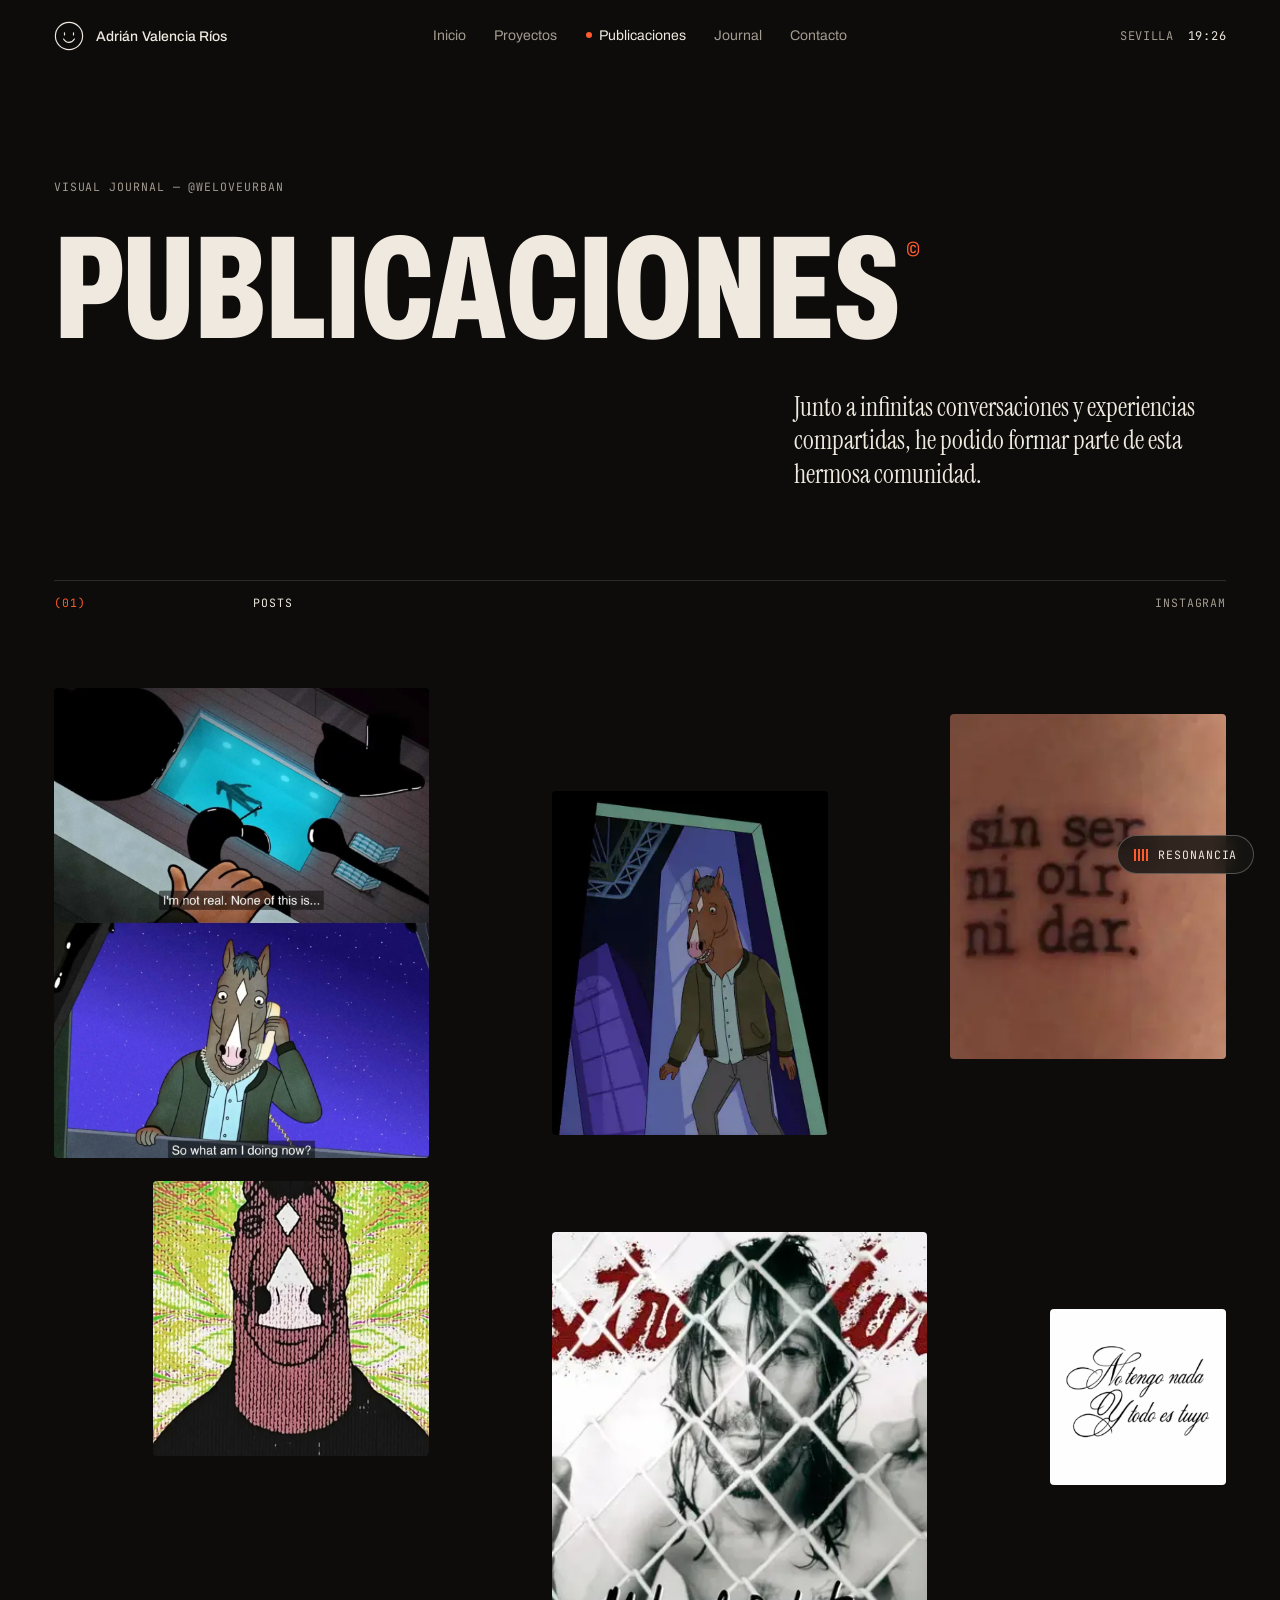
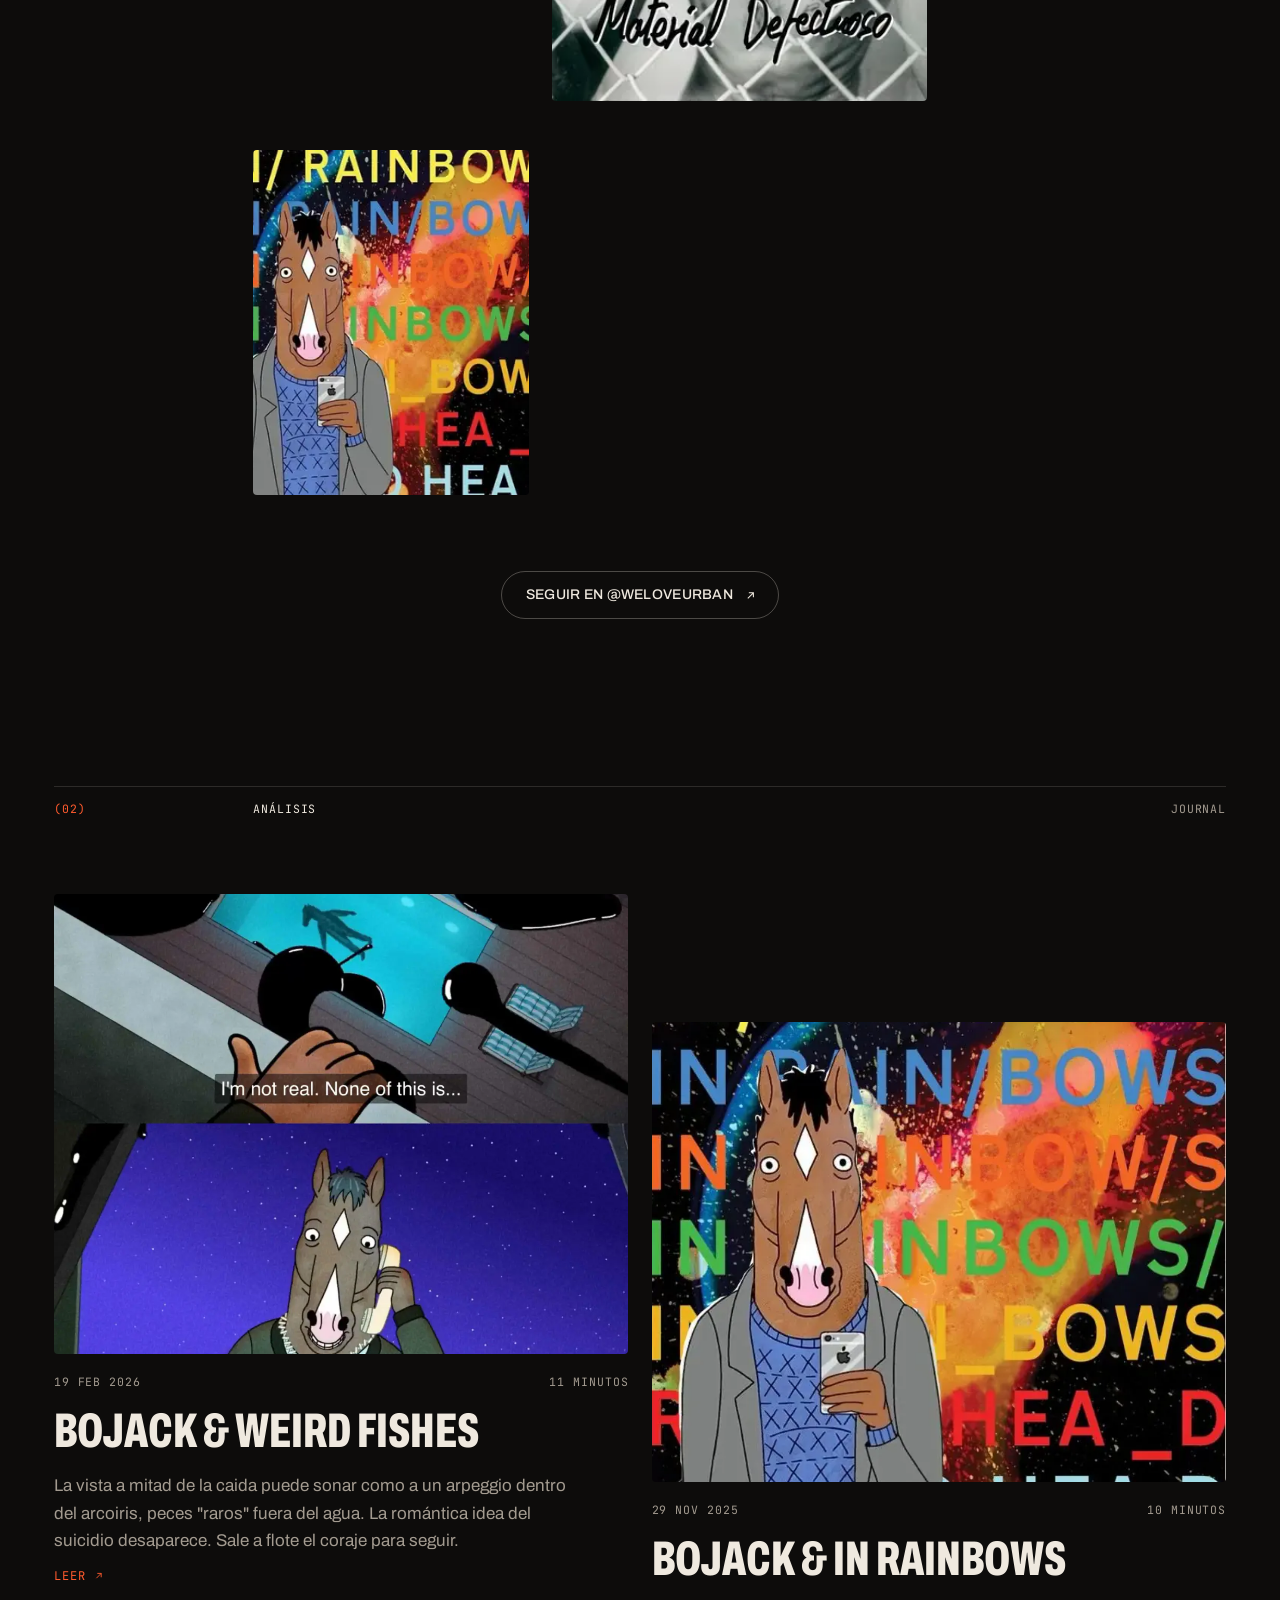
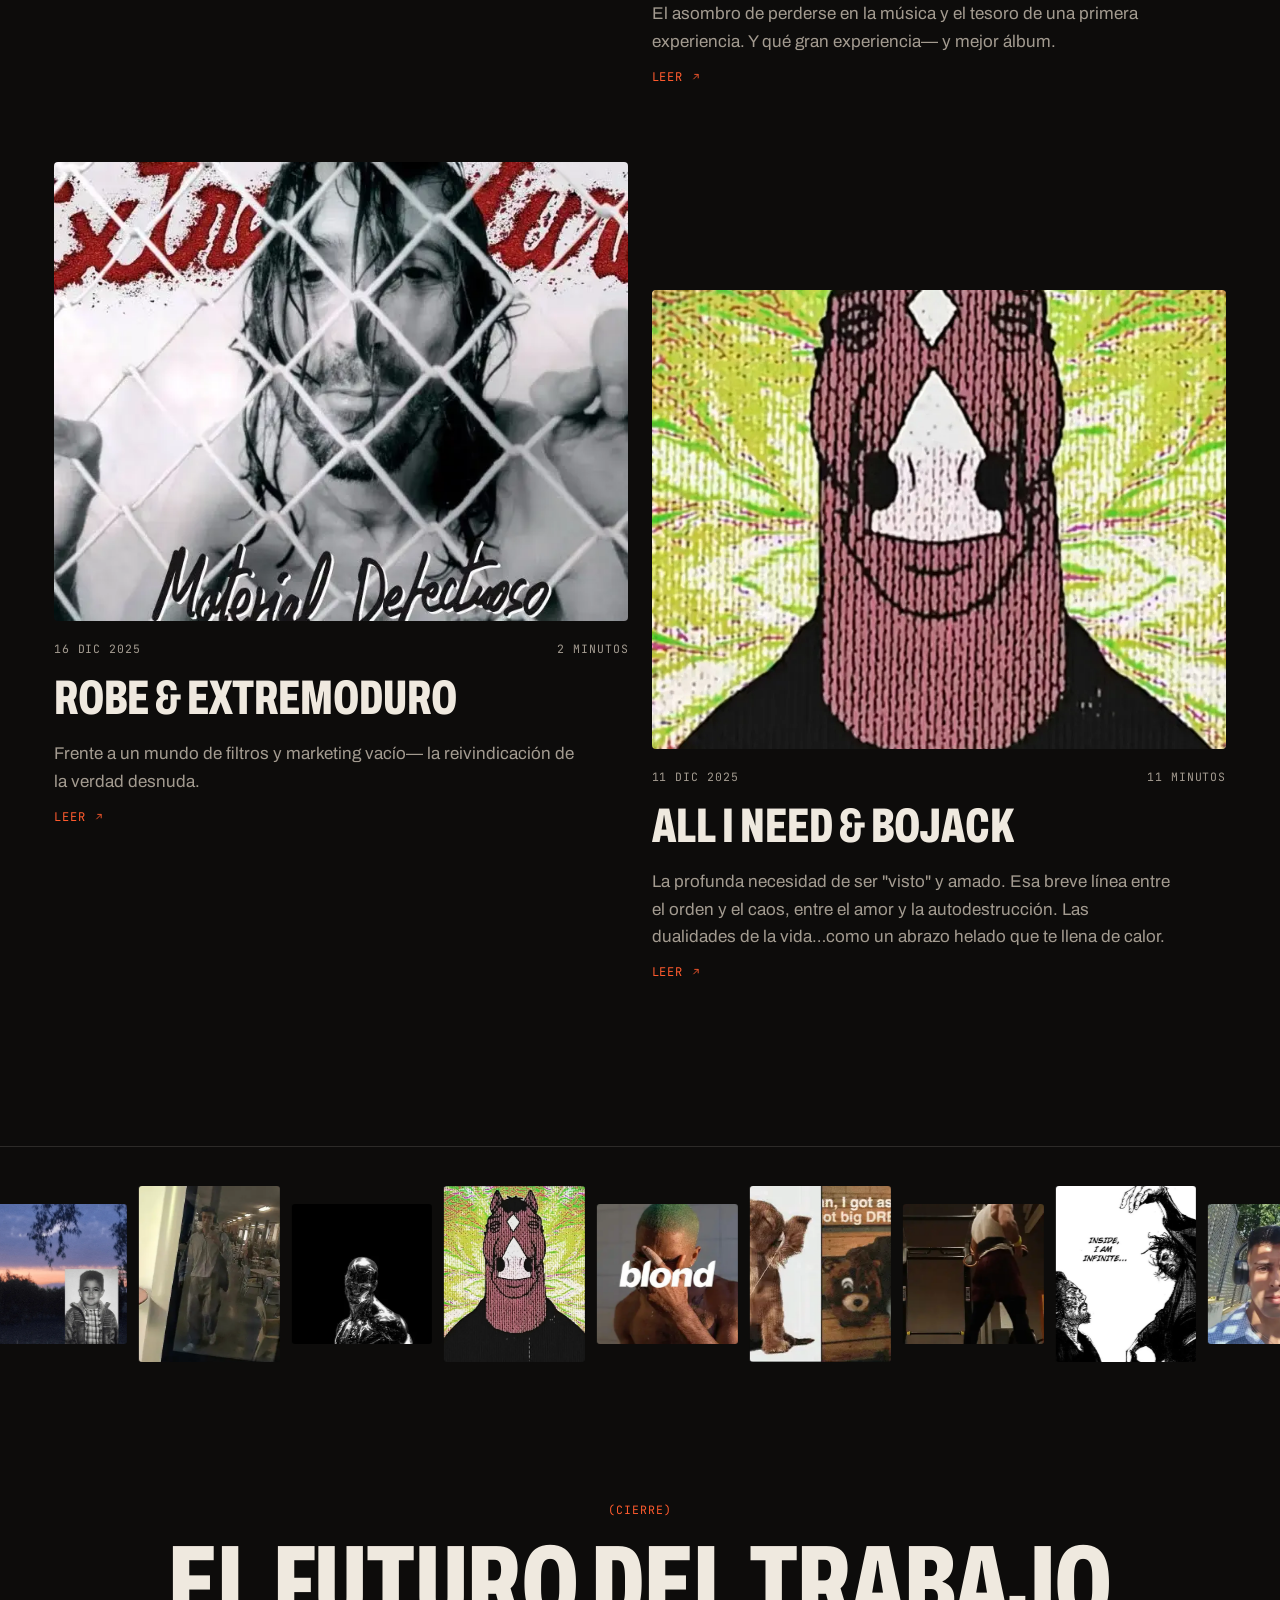
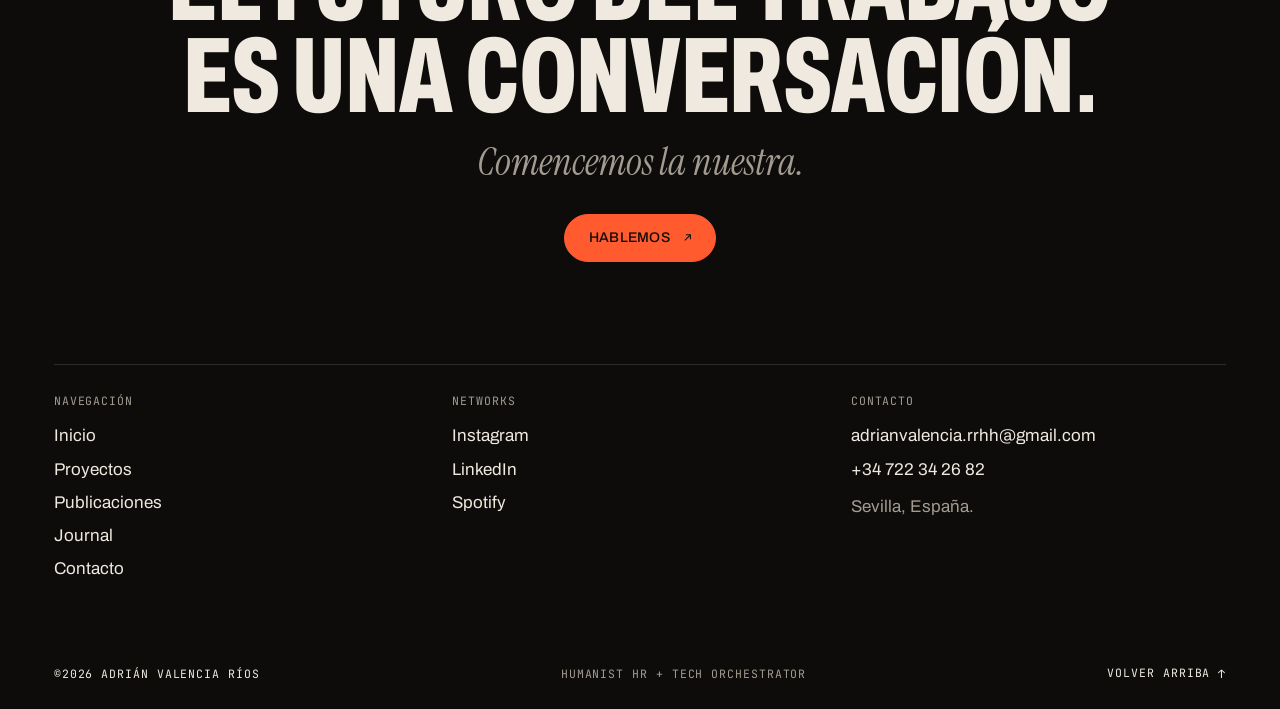
<file: gallery/index.html>
<!doctype html><html lang="es"><head><meta charset="utf-8"><meta name="viewport" content="width=device-width,initial-scale=1">
<title>Publicaciones — Adrián Valencia Ríos</title><meta name="description" content="Posts y análisis culturales en colaboración con @weloveurban: BoJack, Radiohead, Robe &amp; Extremoduro."><meta name="author" content="Adrián Valencia Ríos"><meta name="theme-color" content="#0d0c0b"><meta name="color-scheme" content="dark">
<link rel="canonical" href="https://adrianvalenciarrhh-rgb.github.io/adrianvalencia-personal-v2/gallery/"><meta property="og:site_name" content="Adrián Valencia Ríos"><meta property="og:locale" content="es_ES"><meta property="og:type" content="website"><meta property="og:url" content="https://adrianvalenciarrhh-rgb.github.io/adrianvalencia-personal-v2/gallery/"><meta property="og:title" content="Publicaciones — Adrián Valencia Ríos"><meta property="og:description" content="Posts y análisis culturales en colaboración con @weloveurban: BoJack, Radiohead, Robe &amp; Extremoduro."><meta property="og:image" content="https://adrianvalenciarrhh-rgb.github.io/adrianvalencia-personal-v2/assets/og.jpg"><meta property="og:image:width" content="1200"><meta property="og:image:height" content="630"><meta property="og:image:alt" content="Adrián Valencia Ríos — Humanist HR + Tech Orchestrator">
<meta name="twitter:card" content="summary_large_image"><meta name="twitter:title" content="Publicaciones — Adrián Valencia Ríos"><meta name="twitter:description" content="Posts y análisis culturales en colaboración con @weloveurban: BoJack, Radiohead, Robe &amp; Extremoduro."><meta name="twitter:image" content="https://adrianvalenciarrhh-rgb.github.io/adrianvalencia-personal-v2/assets/og.jpg">
<link rel="icon" href="../favicon.png" type="image/png"><link rel="apple-touch-icon" href="../apple-touch-icon.png">
<link rel="preload" href="../assets/fonts/Archivo-var.woff2" as="font" type="font/woff2" crossorigin><link rel="preload" href="../assets/fonts/InstrumentSerif-Italic.woff2" as="font" type="font/woff2" crossorigin>
<link rel="stylesheet" href="../assets/style.css"><script>document.documentElement.classList.add('js')</script>
</head><body class="pg-gal" id="top"><a class="skip" href="#main">Saltar al contenido</a>
<header class="hd"><div class="hd-in wrap">
<a class="brand" href="../" aria-label="Adrián Valencia Ríos — inicio"><svg class="smile" viewBox="0 0 32 32" aria-hidden="true" focusable="false"><circle cx="16" cy="16" r="14.5"/><path d="M11.2 12.6v2.2M20.8 12.6v2.2"/><path d="M10.2 19.2c1.4 2.4 3.4 3.6 5.8 3.6s4.4-1.2 5.8-3.6"/></svg><span class="brand-t">Adrián Valencia Ríos</span></a>
<nav class="nav" aria-label="Principal"><ul><li><a href="../"><span class="rl" data-t="Inicio"><span>Inicio</span></span></a></li><li><a href="../work/"><span class="rl" data-t="Proyectos"><span>Proyectos</span></span></a></li><li><a href="../gallery/" aria-current="page"><span class="rl" data-t="Publicaciones"><span>Publicaciones</span></span></a></li><li><a href="../article/"><span class="rl" data-t="Journal"><span>Journal</span></span></a></li><li><a href="../contact/"><span class="rl" data-t="Contacto"><span>Contacto</span></span></a></li></ul></nav>
<p class="hd-meta"><span>Sevilla</span> <time class="clock" aria-label="Hora en Sevilla">--:--</time></p>
<button class="burger" type="button" aria-expanded="false" aria-controls="menu"><span class="vh">Abrir menú</span><i></i><i></i><i></i></button></div></header>
<div class="menu" id="menu" hidden><nav aria-label="Menú móvil"><ol><li><a href="../"><small>01</small>Inicio</a></li><li><a href="../work/"><small>02</small>Proyectos</a></li><li><a href="../gallery/" aria-current="page"><small>03</small>Publicaciones</a></li><li><a href="../article/"><small>04</small>Journal</a></li><li><a href="../contact/"><small>05</small>Contacto</a></li></ol></nav>
<div class="menu-f"><a href="mailto:adrianvalencia.rrhh@gmail.com">adrianvalencia.rrhh@gmail.com</a><div><a href="https://www.instagram.com/adrivarix11" target="_blank" rel="noopener">Instagram</a><a href="https://www.linkedin.com/in/adrianvalenciarios" target="_blank" rel="noopener">LinkedIn</a><a href="https://open.spotify.com/playlist/6QJf0xYg1cFt41ECWoVEH4" target="_blank" rel="noopener">Spotify</a></div></div></div><main id="main">
<section class="phead wrap"><p class="eyebrow ld">Visual Journal — @weloveurban</p><h1 class="h-xl"><span class="ln"><span>Publicaciones<sup>©</sup></span></span></h1><p class="lede ld" style="--d:.3s">Junto a infinitas conversaciones y experiencias compartidas, he podido formar parte de esta hermosa comunidad.</p></section>
<section class="wrap" aria-label="Posts en Instagram"><div class="sh" data-r><span>(01)</span><span>Posts</span><span class="sh-r">Instagram</span></div><ul class="posts"><li class="po po0" data-r><a href="https://www.instagram.com/p/DU7A2dEkZJT/?utm_source=ig_web_copy_link&igsh=MzRlODBiNWFlZA==" target="_blank" rel="noopener"><img src="../assets/img/ZeFPhY9CE5.webp" width="1100" height="1467" alt="Publicación en Instagram: BoJack &amp; Weird Fishes" loading="lazy" decoding="async"><span class="po-l">Instagram <svg class="ar" viewBox="0 0 16 16" aria-hidden="true"><path d="M4 12 12 4M5.5 4H12v6.5" fill="none" stroke="currentColor" stroke-width="1.5"/></svg></span><span class="vh"> (se abre en una pestaña nueva)</span></a></li><li class="po po1" data-r><a href="https://www.instagram.com/p/DU7A2dEkZJT/?utm_source=ig_web_copy_link&igsh=MzRlODBiNWFlZA==" target="_blank" rel="noopener"><img src="../assets/img/8eoTIiXtMn.webp" width="760" height="438" alt="Publicación en Instagram: BoJack &amp; Weird Fishes" loading="lazy" decoding="async"><span class="po-l">Instagram <svg class="ar" viewBox="0 0 16 16" aria-hidden="true"><path d="M4 12 12 4M5.5 4H12v6.5" fill="none" stroke="currentColor" stroke-width="1.5"/></svg></span><span class="vh"> (se abre en una pestaña nueva)</span></a></li><li class="po po2" data-r><a href="https://www.instagram.com/p/DSV0WeQkWV-/?igsh=eXpkejhyYWY1emo0" target="_blank" rel="noopener"><img src="../assets/img/RW3xrsftCz.webp" width="400" height="400" alt="Publicación en Instagram: Robe &amp; Extremoduro" loading="lazy" decoding="async"><span class="po-l">Instagram <svg class="ar" viewBox="0 0 16 16" aria-hidden="true"><path d="M4 12 12 4M5.5 4H12v6.5" fill="none" stroke="currentColor" stroke-width="1.5"/></svg></span><span class="vh"> (se abre en una pestaña nueva)</span></a></li><li class="po po3" data-r><a href="https://www.instagram.com/p/DSGmKsaEa4_/?igsh=Y3NjNDMwdGo4cW1t" target="_blank" rel="noopener"><img src="../assets/img/CCKaFSMrfl.webp" width="1080" height="1344" alt="Publicación en Instagram: All I Need &amp; BoJack" loading="lazy" decoding="async"><span class="po-l">Instagram <svg class="ar" viewBox="0 0 16 16" aria-hidden="true"><path d="M4 12 12 4M5.5 4H12v6.5" fill="none" stroke="currentColor" stroke-width="1.5"/></svg></span><span class="vh"> (se abre en una pestaña nueva)</span></a></li><li class="po po4" data-r><a href="https://www.instagram.com/p/DSV0WeQkWV-/?igsh=eXpkejhyYWY1emo0" target="_blank" rel="noopener"><img src="../assets/img/m6osoWNqu7.webp" width="434" height="434" alt="Publicación en Instagram: Robe &amp; Extremoduro" loading="lazy" decoding="async"><span class="po-l">Instagram <svg class="ar" viewBox="0 0 16 16" aria-hidden="true"><path d="M4 12 12 4M5.5 4H12v6.5" fill="none" stroke="currentColor" stroke-width="1.5"/></svg></span><span class="vh"> (se abre en una pestaña nueva)</span></a></li><li class="po po5" data-r><a href="https://www.instagram.com/p/DRoAtxAkeO-/?igsh=NWwwanVsNjhtc3Nt" target="_blank" rel="noopener"><img src="../assets/img/NOWXlXUPlr.webp" width="1024" height="1024" alt="Publicación en Instagram: BoJack &amp; In Rainbows" loading="lazy" decoding="async"><span class="po-l">Instagram <svg class="ar" viewBox="0 0 16 16" aria-hidden="true"><path d="M4 12 12 4M5.5 4H12v6.5" fill="none" stroke="currentColor" stroke-width="1.5"/></svg></span><span class="vh"> (se abre en una pestaña nueva)</span></a></li><li class="po po6" data-r><a href="https://www.instagram.com/p/DRoAtxAkeO-/?igsh=NWwwanVsNjhtc3Nt" target="_blank" rel="noopener"><img src="../assets/img/ZZyqpemwkP.webp" width="400" height="400" alt="Publicación en Instagram: BoJack &amp; In Rainbows" loading="lazy" decoding="async"><span class="po-l">Instagram <svg class="ar" viewBox="0 0 16 16" aria-hidden="true"><path d="M4 12 12 4M5.5 4H12v6.5" fill="none" stroke="currentColor" stroke-width="1.5"/></svg></span><span class="vh"> (se abre en una pestaña nueva)</span></a></li></ul><div class="center"><a class="btn " href="https://www.instagram.com/weloveurban" target="_blank" rel="noopener"><span class="rl" data-t="Seguir en @weloveurban"><span>Seguir en @weloveurban</span></span><svg class="ar" viewBox="0 0 16 16" aria-hidden="true"><path d="M4 12 12 4M5.5 4H12v6.5" fill="none" stroke="currentColor" stroke-width="1.5"/></svg><span class="vh"> (se abre en una pestaña nueva)</span></a></div></section>
<section class="sec wrap" aria-label="Análisis"><div class="sh" data-r><span>(02)</span><span>Análisis</span><span class="sh-r">Journal</span></div><ol class="alist"><li data-r><a class="arow" href="../article/bojack-weird-fishes/"><span class="a-img"><img src="../assets/img/ZeFPhY9CE5.webp" width="1100" height="1467" alt="" loading="lazy" decoding="async"></span><span class="a-meta"><span>19 feb 2026</span><span>11 minutos</span></span><span class="a-t"><span class="rl" data-t="BoJack &amp; Weird Fishes"><span>BoJack &amp; Weird Fishes</span></span></span><span class="a-ex">La vista a mitad de la caida puede sonar como a un arpeggio dentro del arcoiris, peces "raros" fuera del agua. La romántica idea del suicidio desaparece. Sale a flote el coraje para seguir.</span><span class="a-go">Leer <svg class="ar" viewBox="0 0 16 16" aria-hidden="true"><path d="M4 12 12 4M5.5 4H12v6.5" fill="none" stroke="currentColor" stroke-width="1.5"/></svg></span></a></li><li data-r><a class="arow" href="../article/bojack-in-rainbows/"><span class="a-img"><img src="../assets/img/4j6scaCCxh.webp" width="759" height="757" alt="" loading="lazy" decoding="async"></span><span class="a-meta"><span>29 nov 2025</span><span>10 minutos</span></span><span class="a-t"><span class="rl" data-t="BoJack &amp; In Rainbows"><span>BoJack &amp; In Rainbows</span></span></span><span class="a-ex">El asombro de perderse en la música y el tesoro de una primera experiencia. Y qué gran experiencia— y mejor álbum.</span><span class="a-go">Leer <svg class="ar" viewBox="0 0 16 16" aria-hidden="true"><path d="M4 12 12 4M5.5 4H12v6.5" fill="none" stroke="currentColor" stroke-width="1.5"/></svg></span></a></li><li data-r><a class="arow" href="../article/robe-extremoduro/"><span class="a-img"><img src="../assets/img/1WIeMXRWi4.webp" width="712" height="712" alt="" loading="lazy" decoding="async"></span><span class="a-meta"><span>16 dic 2025</span><span>2 minutos</span></span><span class="a-t"><span class="rl" data-t="Robe &amp; Extremoduro"><span>Robe &amp; Extremoduro</span></span></span><span class="a-ex">Frente a un mundo de filtros y marketing vacío— la reivindicación de la verdad desnuda.</span><span class="a-go">Leer <svg class="ar" viewBox="0 0 16 16" aria-hidden="true"><path d="M4 12 12 4M5.5 4H12v6.5" fill="none" stroke="currentColor" stroke-width="1.5"/></svg></span></a></li><li data-r><a class="arow" href="../article/all-i-need-bojack/"><span class="a-img"><img src="../assets/img/CCKaFSMrfl.webp" width="1080" height="1344" alt="" loading="lazy" decoding="async"></span><span class="a-meta"><span>11 dic 2025</span><span>11 minutos</span></span><span class="a-t"><span class="rl" data-t="All I Need &amp; BoJack"><span>All I Need &amp; BoJack</span></span></span><span class="a-ex">La profunda necesidad de ser "visto" y amado. Esa breve línea entre el orden y el caos, entre el amor y la autodestrucción. Las dualidades de la vida…como un abrazo helado que te llena de calor.</span><span class="a-go">Leer <svg class="ar" viewBox="0 0 16 16" aria-hidden="true"><path d="M4 12 12 4M5.5 4H12v6.5" fill="none" stroke="currentColor" stroke-width="1.5"/></svg></span></a></li></ol></section></main><footer class="ft">
<div class="strip" aria-hidden="true"><div class="strip-t" data-speed="22"><span class="mq-g"><span class="st-i"><img src="../assets/img/JCHJjIOxZ1.webp" width="1080" height="1468" alt="" loading="lazy" decoding="async"></span><span class="st-i"><img src="../assets/img/s/nRtJeVkqT6.webp" width="400" height="540" alt="" loading="lazy" decoding="async"></span><span class="st-i"><img src="../assets/img/s/4A35Qu0QVW.webp" width="420" height="236" alt="" loading="lazy" decoding="async"></span><span class="st-i"><img src="../assets/img/CCKaFSMrfl.webp" width="1080" height="1344" alt="" loading="lazy" decoding="async"></span><span class="st-i"><img src="../assets/img/s/qozy7WIynz.webp" width="400" height="600" alt="" loading="lazy" decoding="async"></span><span class="st-i"><img src="../assets/img/s/dLRgGMrvTk.webp" width="400" height="267" alt="" loading="lazy" decoding="async"></span><span class="st-i"><img src="../assets/img/s/WZtZ3pAf5K.webp" width="400" height="639" alt="" loading="lazy" decoding="async"></span><span class="st-i"><img src="../assets/img/u3DLyOcICf.webp" width="1080" height="1061" alt="" loading="lazy" decoding="async"></span><span class="st-i"><img src="../assets/img/s/oa5XfXW8ft.webp" width="420" height="420" alt="" loading="lazy" decoding="async"></span></span><span class="mq-g"><span class="st-i"><img src="../assets/img/JCHJjIOxZ1.webp" width="1080" height="1468" alt="" loading="lazy" decoding="async"></span><span class="st-i"><img src="../assets/img/s/nRtJeVkqT6.webp" width="400" height="540" alt="" loading="lazy" decoding="async"></span><span class="st-i"><img src="../assets/img/s/4A35Qu0QVW.webp" width="420" height="236" alt="" loading="lazy" decoding="async"></span><span class="st-i"><img src="../assets/img/CCKaFSMrfl.webp" width="1080" height="1344" alt="" loading="lazy" decoding="async"></span><span class="st-i"><img src="../assets/img/s/qozy7WIynz.webp" width="400" height="600" alt="" loading="lazy" decoding="async"></span><span class="st-i"><img src="../assets/img/s/dLRgGMrvTk.webp" width="400" height="267" alt="" loading="lazy" decoding="async"></span><span class="st-i"><img src="../assets/img/s/WZtZ3pAf5K.webp" width="400" height="639" alt="" loading="lazy" decoding="async"></span><span class="st-i"><img src="../assets/img/u3DLyOcICf.webp" width="1080" height="1061" alt="" loading="lazy" decoding="async"></span><span class="st-i"><img src="../assets/img/s/oa5XfXW8ft.webp" width="420" height="420" alt="" loading="lazy" decoding="async"></span></span></div></div>
<div class="wrap">
<div class="ft-close" data-r><p class="eyebrow">(Cierre)</p><p class="ft-big">El futuro del trabajo<br>es una conversación.</p><p class="ft-it">Comencemos la nuestra.</p><a class="btn btn-acc" href="../contact/"><span class="rl" data-t="Hablemos"><span>Hablemos</span></span><svg class="ar" viewBox="0 0 16 16" aria-hidden="true"><path d="M4 12 12 4M5.5 4H12v6.5" fill="none" stroke="currentColor" stroke-width="1.5"/></svg></a></div>
<div class="ft-cols">
<div><p class="eyebrow">Navegación</p><ul><li><a href="../"><span class="rl" data-t="Inicio"><span>Inicio</span></span></a></li><li><a href="../work/"><span class="rl" data-t="Proyectos"><span>Proyectos</span></span></a></li><li><a href="../gallery/"><span class="rl" data-t="Publicaciones"><span>Publicaciones</span></span></a></li><li><a href="../article/"><span class="rl" data-t="Journal"><span>Journal</span></span></a></li><li><a href="../contact/"><span class="rl" data-t="Contacto"><span>Contacto</span></span></a></li></ul></div>
<div><p class="eyebrow">Networks</p><ul><li><a href="https://www.instagram.com/adrivarix11" target="_blank" rel="noopener"><span class="rl" data-t="Instagram"><span>Instagram</span></span><span class="vh"> (se abre en una pestaña nueva)</span></a></li><li><a href="https://www.linkedin.com/in/adrianvalenciarios" target="_blank" rel="noopener"><span class="rl" data-t="LinkedIn"><span>LinkedIn</span></span><span class="vh"> (se abre en una pestaña nueva)</span></a></li><li><a href="https://open.spotify.com/playlist/6QJf0xYg1cFt41ECWoVEH4" target="_blank" rel="noopener"><span class="rl" data-t="Spotify"><span>Spotify</span></span><span class="vh"> (se abre en una pestaña nueva)</span></a></li></ul></div>
<div><p class="eyebrow">Contacto</p><ul><li><a href="mailto:adrianvalencia.rrhh@gmail.com"><span class="rl sm" data-t="adrianvalencia.rrhh@gmail.com"><span>adrianvalencia.rrhh@gmail.com</span></span></a></li><li><a href="tel:+34722342682"><span class="rl" data-t="+34 722 34 26 82"><span>+34 722 34 26 82</span></span></a></li><li><span class="mute">Sevilla, España.</span></li></ul></div>
</div>
<div class="ft-bot"><span>©2026 Adrián Valencia Ríos</span><span class="mute">Humanist HR + Tech Orchestrator</span><a href="#top" class="totop"><span class="rl" data-t="Volver arriba"><span>Volver arriba</span></span> ↑</a></div>
</div></footer><div class="sp"><button class="sp-b" type="button" aria-expanded="false" aria-controls="sp-panel"><span class="eq" aria-hidden="true"><i></i><i></i><i></i><i></i></span><span class="sp-l">Resonancia</span><span class="vh">: abrir playlist de Spotify</span></button>
<div class="sp-panel" id="sp-panel" hidden data-src="https://open.spotify.com/embed/playlist/6QJf0xYg1cFt41ECWoVEH4?theme=0"><div class="sp-h"><span>Playlist varix — Spotify</span><a href="https://open.spotify.com/playlist/6QJf0xYg1cFt41ECWoVEH4" target="_blank" rel="noopener">Abrir ↗<span class="vh"> (se abre en una pestaña nueva)</span></a></div><div class="sp-f"></div></div></div><script src="../assets/site.js" defer></script></body></html>
</file>
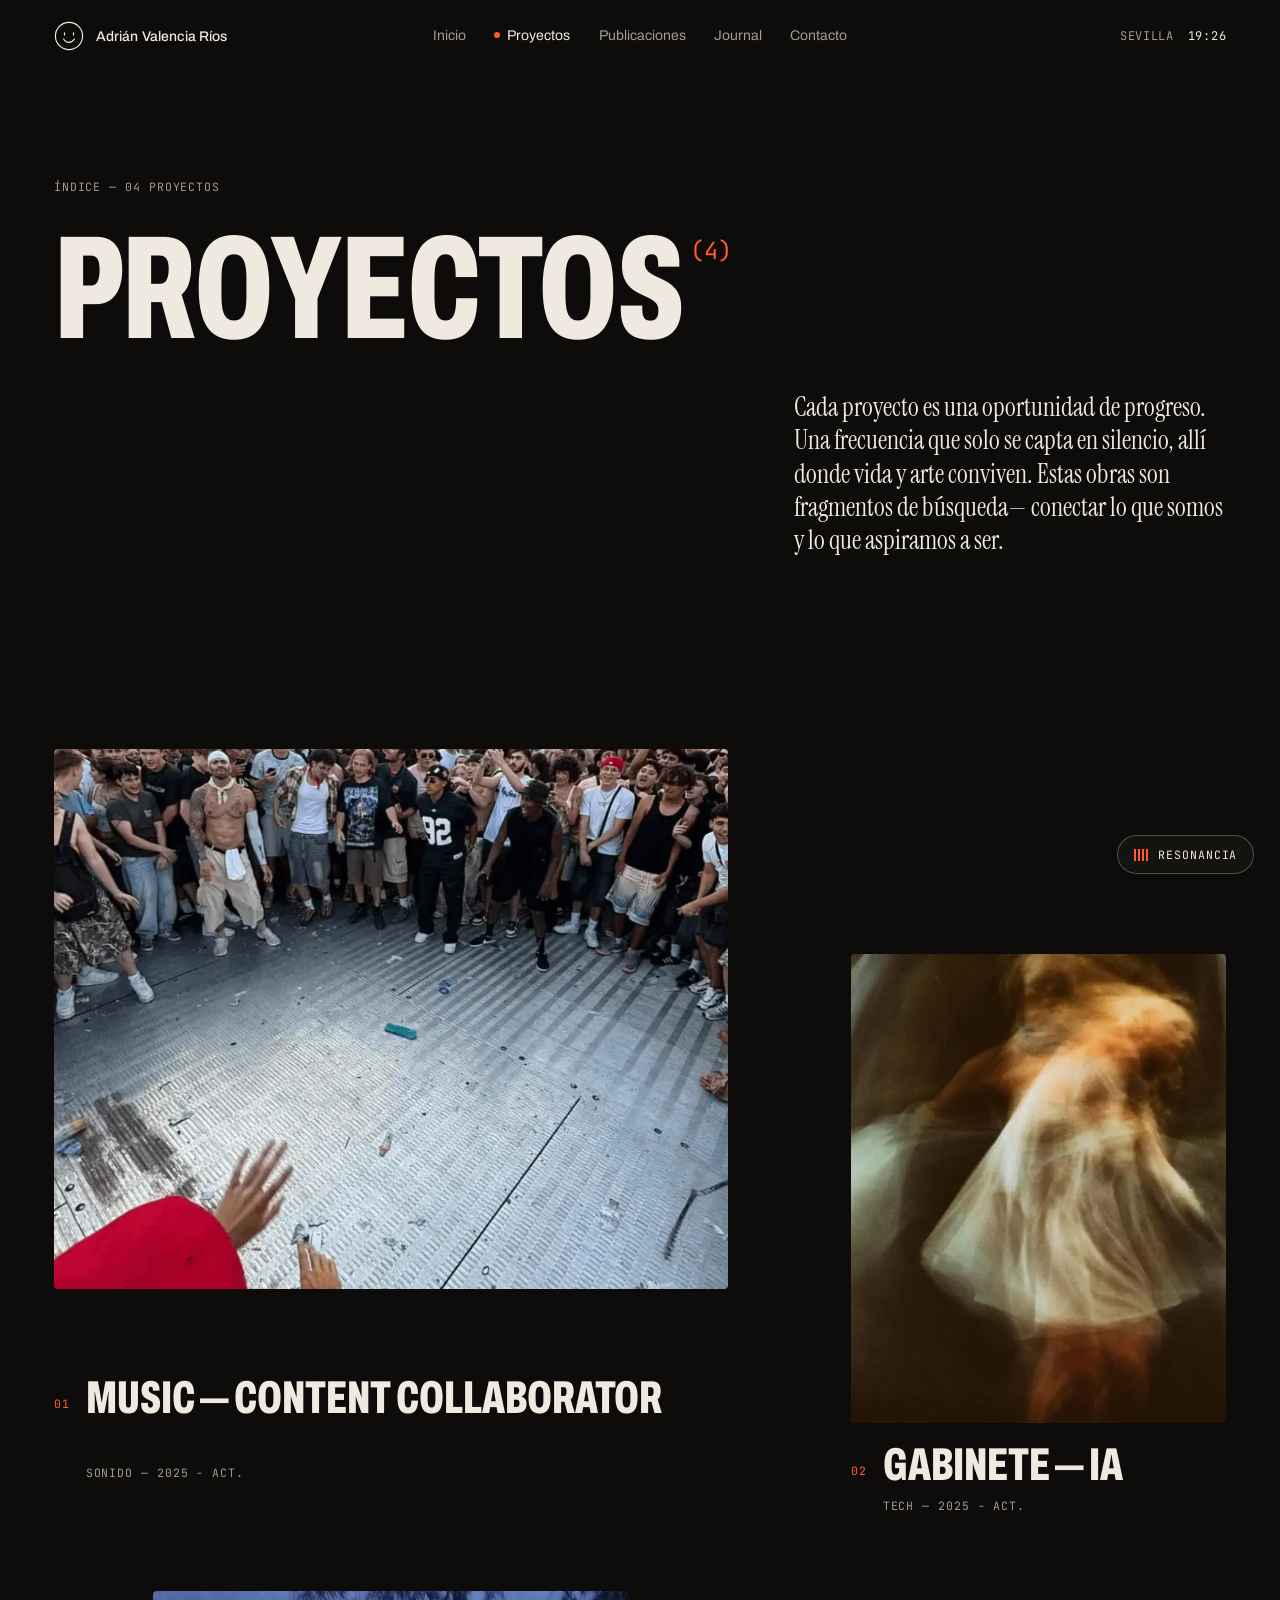
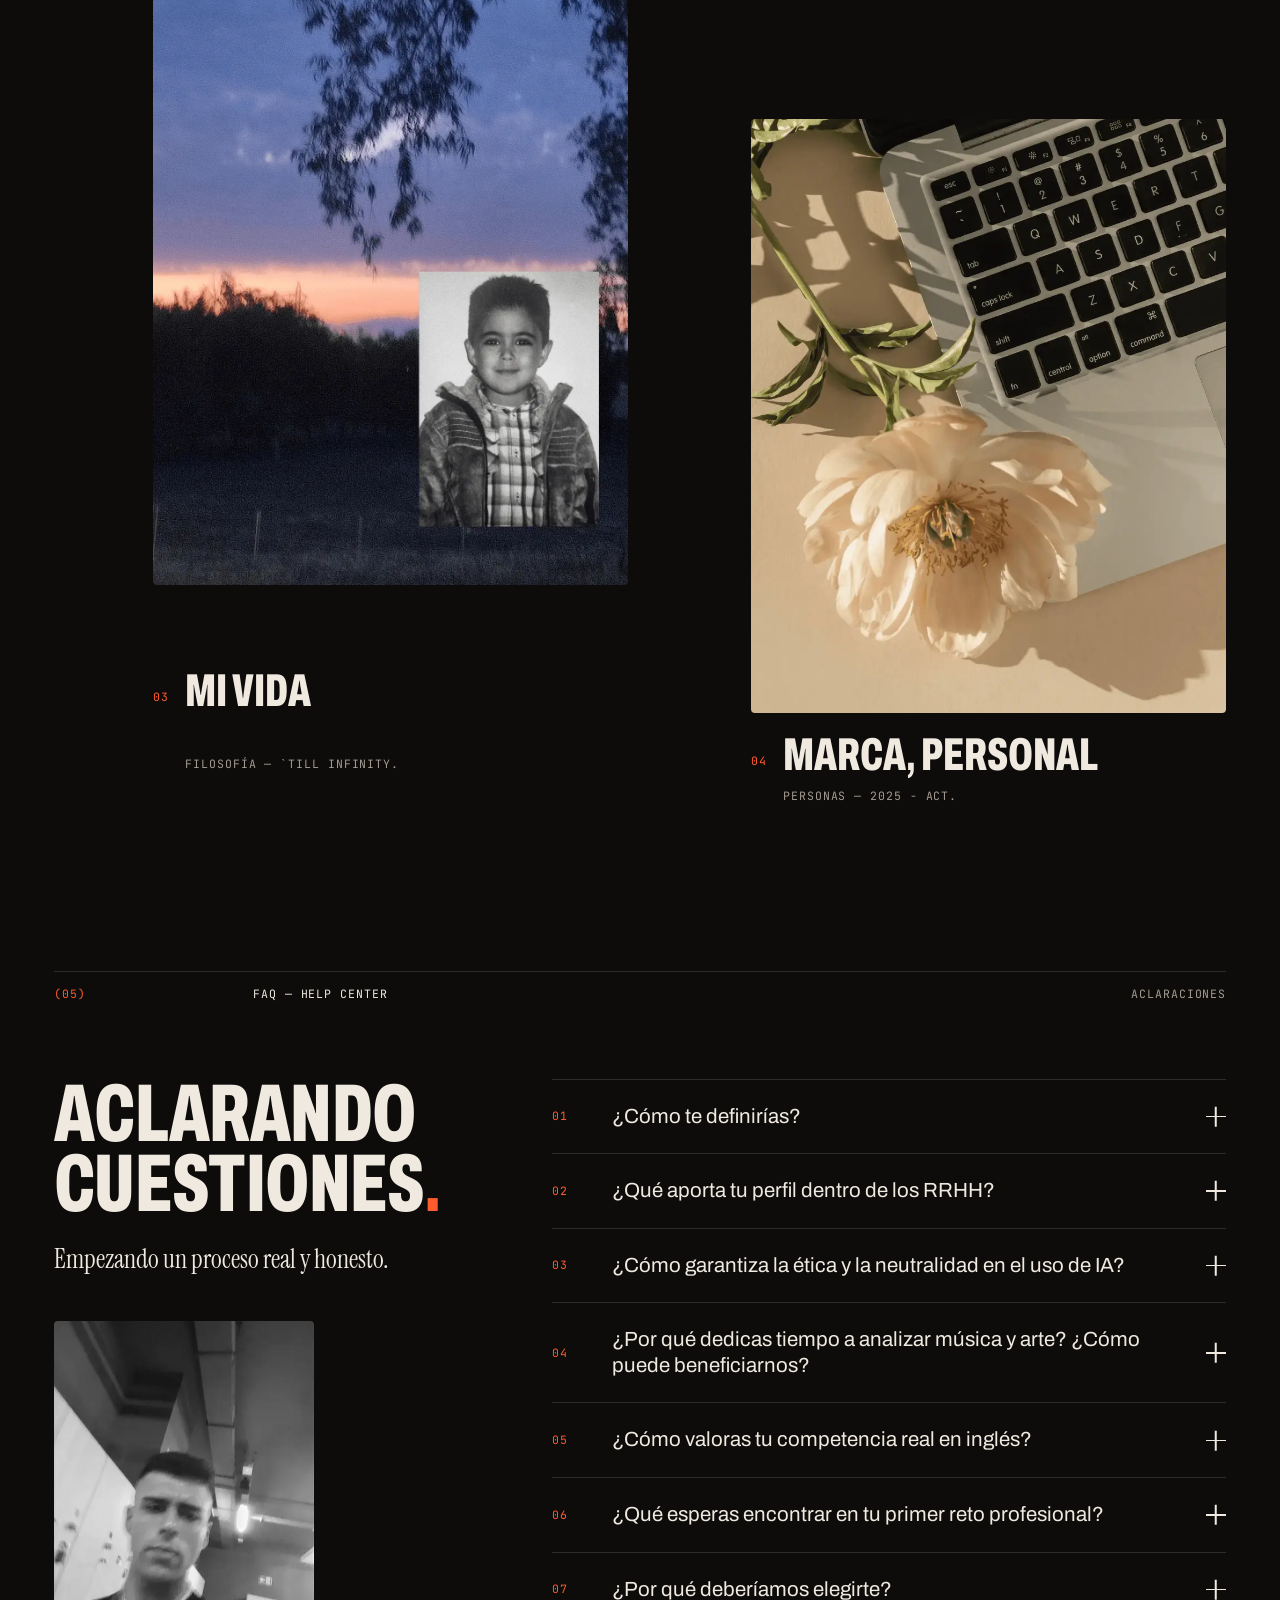
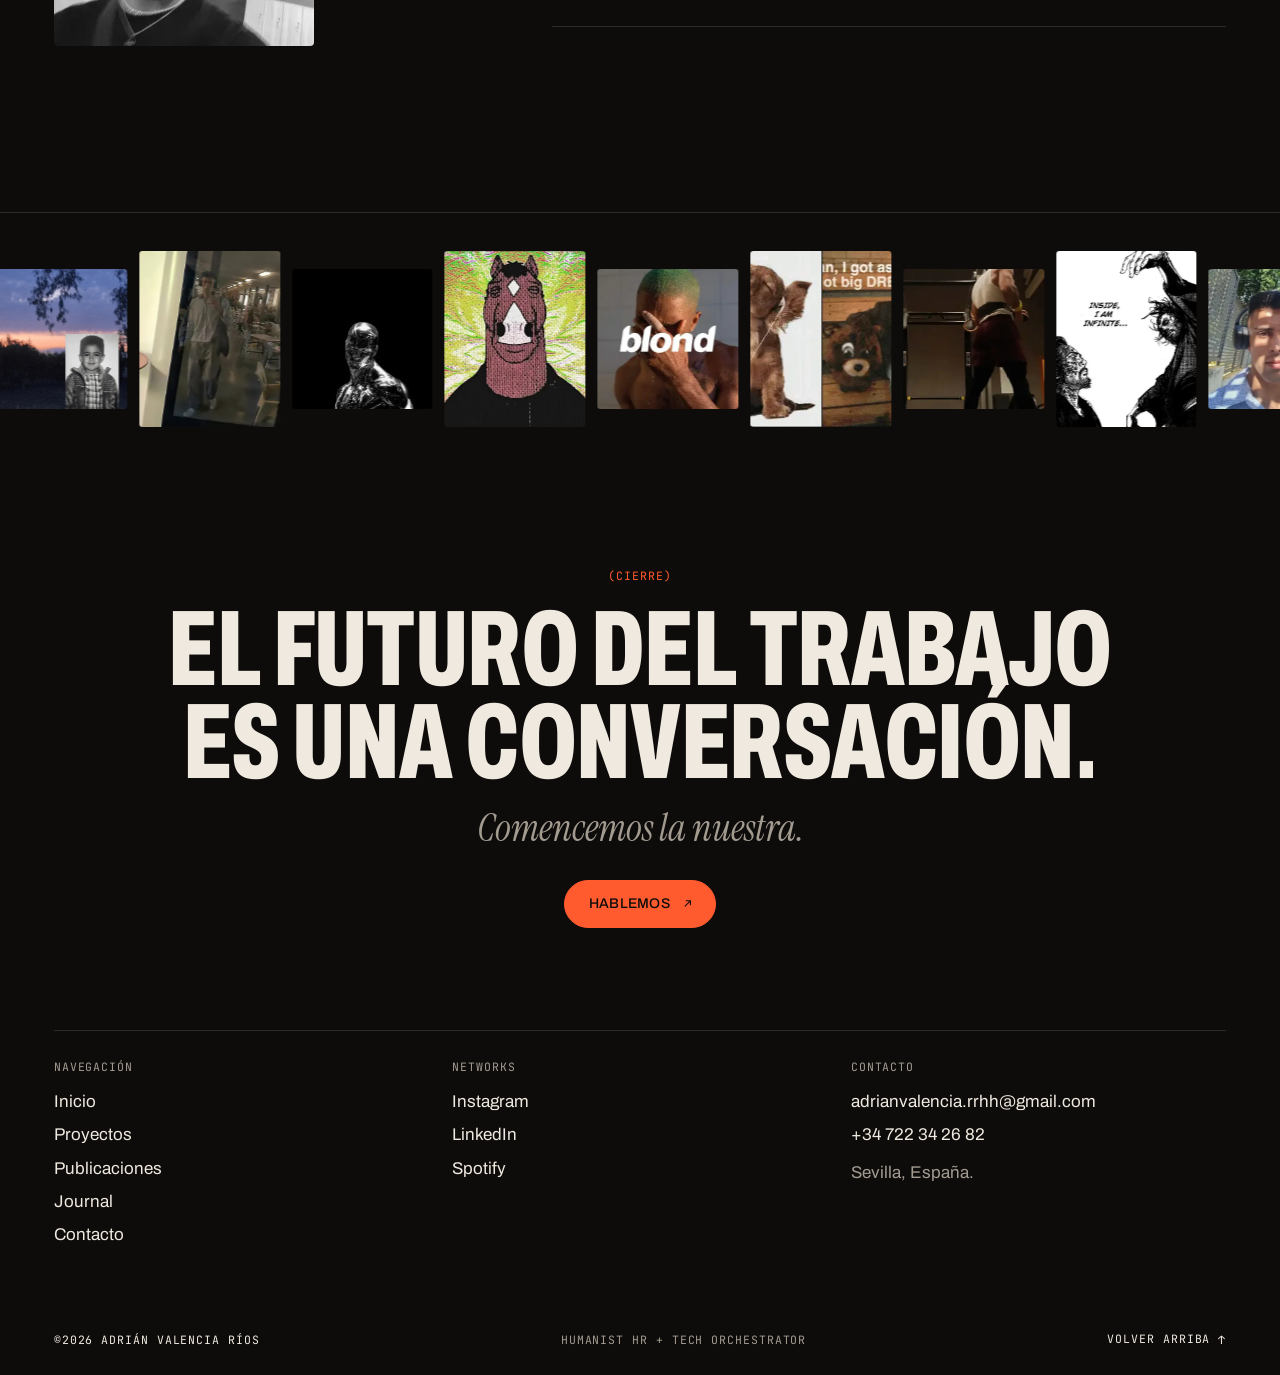
<file: work/index.html>
<!doctype html><html lang="es"><head><meta charset="utf-8"><meta name="viewport" content="width=device-width,initial-scale=1">
<title>Proyectos — Adrián Valencia Ríos</title><meta name="description" content="Cada proyecto es una oportunidad de progreso. Una frecuencia que solo se capta en silencio, allí donde vida y arte conviven. Estas obras son fragmentos de búsqueda— conectar lo que somos y lo que aspiramos a ser."><meta name="author" content="Adrián Valencia Ríos"><meta name="theme-color" content="#0d0c0b"><meta name="color-scheme" content="dark">
<link rel="canonical" href="https://adrianvalenciarrhh-rgb.github.io/adrianvalencia-personal-v2/work/"><meta property="og:site_name" content="Adrián Valencia Ríos"><meta property="og:locale" content="es_ES"><meta property="og:type" content="website"><meta property="og:url" content="https://adrianvalenciarrhh-rgb.github.io/adrianvalencia-personal-v2/work/"><meta property="og:title" content="Proyectos — Adrián Valencia Ríos"><meta property="og:description" content="Cada proyecto es una oportunidad de progreso. Una frecuencia que solo se capta en silencio, allí donde vida y arte conviven. Estas obras son fragmentos de búsqueda— conectar lo que somos y lo que aspiramos a ser."><meta property="og:image" content="https://adrianvalenciarrhh-rgb.github.io/adrianvalencia-personal-v2/assets/og.jpg"><meta property="og:image:width" content="1200"><meta property="og:image:height" content="630"><meta property="og:image:alt" content="Adrián Valencia Ríos — Humanist HR + Tech Orchestrator">
<meta name="twitter:card" content="summary_large_image"><meta name="twitter:title" content="Proyectos — Adrián Valencia Ríos"><meta name="twitter:description" content="Cada proyecto es una oportunidad de progreso. Una frecuencia que solo se capta en silencio, allí donde vida y arte conviven. Estas obras son fragmentos de búsqueda— conectar lo que somos y lo que aspiramos a ser."><meta name="twitter:image" content="https://adrianvalenciarrhh-rgb.github.io/adrianvalencia-personal-v2/assets/og.jpg">
<link rel="icon" href="../favicon.png" type="image/png"><link rel="apple-touch-icon" href="../apple-touch-icon.png">
<link rel="preload" href="../assets/fonts/Archivo-var.woff2" as="font" type="font/woff2" crossorigin><link rel="preload" href="../assets/fonts/InstrumentSerif-Italic.woff2" as="font" type="font/woff2" crossorigin>
<link rel="stylesheet" href="../assets/style.css"><script>document.documentElement.classList.add('js')</script>
</head><body class="pg-work" id="top"><a class="skip" href="#main">Saltar al contenido</a>
<header class="hd"><div class="hd-in wrap">
<a class="brand" href="../" aria-label="Adrián Valencia Ríos — inicio"><svg class="smile" viewBox="0 0 32 32" aria-hidden="true" focusable="false"><circle cx="16" cy="16" r="14.5"/><path d="M11.2 12.6v2.2M20.8 12.6v2.2"/><path d="M10.2 19.2c1.4 2.4 3.4 3.6 5.8 3.6s4.4-1.2 5.8-3.6"/></svg><span class="brand-t">Adrián Valencia Ríos</span></a>
<nav class="nav" aria-label="Principal"><ul><li><a href="../"><span class="rl" data-t="Inicio"><span>Inicio</span></span></a></li><li><a href="../work/" aria-current="page"><span class="rl" data-t="Proyectos"><span>Proyectos</span></span></a></li><li><a href="../gallery/"><span class="rl" data-t="Publicaciones"><span>Publicaciones</span></span></a></li><li><a href="../article/"><span class="rl" data-t="Journal"><span>Journal</span></span></a></li><li><a href="../contact/"><span class="rl" data-t="Contacto"><span>Contacto</span></span></a></li></ul></nav>
<p class="hd-meta"><span>Sevilla</span> <time class="clock" aria-label="Hora en Sevilla">--:--</time></p>
<button class="burger" type="button" aria-expanded="false" aria-controls="menu"><span class="vh">Abrir menú</span><i></i><i></i><i></i></button></div></header>
<div class="menu" id="menu" hidden><nav aria-label="Menú móvil"><ol><li><a href="../"><small>01</small>Inicio</a></li><li><a href="../work/" aria-current="page"><small>02</small>Proyectos</a></li><li><a href="../gallery/"><small>03</small>Publicaciones</a></li><li><a href="../article/"><small>04</small>Journal</a></li><li><a href="../contact/"><small>05</small>Contacto</a></li></ol></nav>
<div class="menu-f"><a href="mailto:adrianvalencia.rrhh@gmail.com">adrianvalencia.rrhh@gmail.com</a><div><a href="https://www.instagram.com/adrivarix11" target="_blank" rel="noopener">Instagram</a><a href="https://www.linkedin.com/in/adrianvalenciarios" target="_blank" rel="noopener">LinkedIn</a><a href="https://open.spotify.com/playlist/6QJf0xYg1cFt41ECWoVEH4" target="_blank" rel="noopener">Spotify</a></div></div></div><main id="main">
<section class="phead wrap"><p class="eyebrow ld">Índice — 04 proyectos</p><h1 class="h-xl"><span class="ln"><span>Proyectos<sup>(4)</sup></span></span></h1><p class="lede ld" style="--d:.3s">Cada proyecto es una oportunidad de progreso. Una frecuencia que solo se capta en silencio, allí donde vida y arte conviven. Estas obras son fragmentos de búsqueda— conectar lo que somos y lo que aspiramos a ser.</p></section>
<section class="wrap wgrid" aria-label="Lista de proyectos"><a class="wcard wc0" href="../work/sonido/" data-r><span class="wc-img"><img src="../assets/img/wWzpNFPgfG.webp" width="923" height="1245" alt="Music — Content Collaborator" fetchpriority="high" decoding="async"></span><span class="wc-cap"><span class="num">01</span><span class="wc-t"><span class="rl" data-t="Music — Content Collaborator"><span>Music — Content Collaborator</span></span></span><span class="eyebrow">SONIDO — 2025 - act.</span></span></a><a class="wcard wc1" href="../work/tech/" data-r><span class="wc-img"><img src="../assets/img/pzBCK7EzQO.webp" width="1100" height="736" alt="Gabinete — IA" fetchpriority="high" decoding="async"></span><span class="wc-cap"><span class="num">02</span><span class="wc-t"><span class="rl" data-t="Gabinete — IA"><span>Gabinete — IA</span></span></span><span class="eyebrow">TECH — 2025 - act.</span></span></a><a class="wcard wc2" href="../work/mi-vida/" data-r><span class="wc-img"><img src="../assets/img/JCHJjIOxZ1.webp" width="1080" height="1468" alt="Mi vida" loading="lazy" decoding="async"></span><span class="wc-cap"><span class="num">03</span><span class="wc-t"><span class="rl" data-t="Mi vida"><span>Mi vida</span></span></span><span class="eyebrow">FILOSOFÍA — `till infinity.</span></span></a><a class="wcard wc3" href="../work/personas/" data-r><span class="wc-img"><img src="../assets/img/eNhVzwe79C.webp" width="1100" height="1069" alt="Marca, personal" loading="lazy" decoding="async"></span><span class="wc-cap"><span class="num">04</span><span class="wc-t"><span class="rl" data-t="Marca, personal"><span>Marca, personal</span></span></span><span class="eyebrow">PERSONAS — 2025 - act.</span></span></a></section>
<section class="sec faq wrap" aria-labelledby="faq-h"><div class="sh" data-r><span>(05)</span><span>FAQ — Help Center</span><span class="sh-r">Aclaraciones</span></div>
<div class="faq-g"><div class="faq-l"><h2 id="faq-h" class="h2" data-r>Aclarando<br>cuestiones<span class="acc">.</span></h2><p class="lede" data-r>Empezando un proceso real y honesto.</p><figure class="faq-img" data-r><img src="../assets/img/UvmrgGJ5Vj.webp" width="520" height="679" alt="Retrato de Adrián Valencia" loading="lazy" decoding="async"></figure></div>
<ul class="faq-list"><li data-r><h3><button class="faq-q" type="button" aria-expanded="false" aria-controls="fa050" id="fq050"><span class="num">01</span><span class="q">¿Cómo te definirías?</span><span class="pm" aria-hidden="true"></span></button></h3><div class="faq-a" id="fa050" role="region" aria-labelledby="fq050"><div><p>Soy feliz, y eso es mucho. Soy realista, aun así elijo tener una buena perspectiva. Soy consciente de quién soy y de mi entorno. Eso me permite actuar de forma genuina y real. Aún así, a veces es necesario lanzarse a la aventura. &quot;Caminante no hay camino, se hace camino al andar&quot;. A veces debemos dar el primer paso, y crear nuestro destino en consecuencia.</p></div></div></li><li data-r><h3><button class="faq-q" type="button" aria-expanded="false" aria-controls="fa051" id="fq051"><span class="num">02</span><span class="q">¿Qué aporta tu perfil dentro de los RRHH?</span><span class="pm" aria-hidden="true"></span></button></h3><div class="faq-a" id="fa051" role="region" aria-labelledby="fq051"><div><p>Aporto una arquitectura de pensamiento orientada a la automatización de procesos vacíos. Mi objetivo es usar la tecnología para liberar el tiempo necesario que requiere la verdadera gestión humana: el diálogo y el bienestar.</p></div></div></li><li data-r><h3><button class="faq-q" type="button" aria-expanded="false" aria-controls="fa052" id="fq052"><span class="num">03</span><span class="q">¿Cómo garantiza la ética y la neutralidad en el uso de IA?</span><span class="pm" aria-hidden="true"></span></button></h3><div class="faq-a" id="fa052" role="region" aria-labelledby="fq052"><div><p>Sigo marcos de Prompting Responsable. Entiendo la IA como un soporte, no como un decisor. Realizo auditorías manuales de sesgos para asegurar que los procesos de selección sean siempre justos, diversos e inclusivos.</p></div></div></li><li data-r><h3><button class="faq-q" type="button" aria-expanded="false" aria-controls="fa053" id="fq053"><span class="num">04</span><span class="q">¿Por qué dedicas tiempo a analizar música y arte? ¿Cómo puede beneficiarnos?</span><span class="pm" aria-hidden="true"></span></button></h3><div class="faq-a" id="fa053" role="region" aria-labelledby="fq053"><div><p>Porque para encontrar talento hay que saber escuchar lo que no se dice. Mi colaboración en medios digitales me ha enseñado a descifrar narrativas y a conectar con audiencias internacionales. El arte me da la empatía y el contexto cultural que a veces los datos no pueden capturar.</p></div></div></li><li data-r><h3><button class="faq-q" type="button" aria-expanded="false" aria-controls="fa054" id="fq054"><span class="num">05</span><span class="q">¿Cómo valoras tu competencia real en inglés?</span><span class="pm" aria-hidden="true"></span></button></h3><div class="faq-a" id="fa054" role="region" aria-labelledby="fq054"><div><p>Más allá de mi formación con la UPenn, el inglés es un idioma que ha estado presente en mi vida de forma constante. Lo aplico de manera práctica como Music Content Collaborator en Instagram, colaborando en una de las cuentas pioneras del sector musical. Mi vida técnica y mis aficiones giran en torno a este idioma: Música, Arte, Deporte, Lectura y Filosofía. Aunque siempre hay margen de mejora para alcanzar la excelencia, cuento con la capacidad necesaria para comenzar a operar en cualquier entorno</p></div></div></li><li data-r><h3><button class="faq-q" type="button" aria-expanded="false" aria-controls="fa055" id="fq055"><span class="num">06</span><span class="q">¿Qué esperas encontrar en tu primer reto profesional?</span><span class="pm" aria-hidden="true"></span></button></h3><div class="faq-a" id="fa055" role="region" aria-labelledby="fq055"><div><p>Busco el terreno donde transicionar y convertirme en el mejor profesional. Espero encontrar líderes que gestionen por confianza y sistemas que permitan que la innovación fluya. Busco la orilla donde mi capacidad encuentre su utilidad definitiva. Poder evolucionar.</p></div></div></li><li data-r><h3><button class="faq-q" type="button" aria-expanded="false" aria-controls="fa056" id="fq056"><span class="num">07</span><span class="q">¿Por qué deberíamos elegirte?</span><span class="pm" aria-hidden="true"></span></button></h3><div class="faq-a" id="fa056" role="region" aria-labelledby="fq056"><div><p>No soy &quot;vendehumos&quot;. Nadie es perfecto. Dicho eso, realmente me considero una persona completa. Me siento orgulloso de quien soy, desde lo personal hasta lo profesional, desde mis pasiones a mis actuaciones. Me siento capaz de actuar según lo esperable; y más importante, aprender y superarme.</p></div></div></li></ul></div></section></main><footer class="ft">
<div class="strip" aria-hidden="true"><div class="strip-t" data-speed="22"><span class="mq-g"><span class="st-i"><img src="../assets/img/JCHJjIOxZ1.webp" width="1080" height="1468" alt="" loading="lazy" decoding="async"></span><span class="st-i"><img src="../assets/img/s/nRtJeVkqT6.webp" width="400" height="540" alt="" loading="lazy" decoding="async"></span><span class="st-i"><img src="../assets/img/s/4A35Qu0QVW.webp" width="420" height="236" alt="" loading="lazy" decoding="async"></span><span class="st-i"><img src="../assets/img/CCKaFSMrfl.webp" width="1080" height="1344" alt="" loading="lazy" decoding="async"></span><span class="st-i"><img src="../assets/img/s/qozy7WIynz.webp" width="400" height="600" alt="" loading="lazy" decoding="async"></span><span class="st-i"><img src="../assets/img/s/dLRgGMrvTk.webp" width="400" height="267" alt="" loading="lazy" decoding="async"></span><span class="st-i"><img src="../assets/img/s/WZtZ3pAf5K.webp" width="400" height="639" alt="" loading="lazy" decoding="async"></span><span class="st-i"><img src="../assets/img/u3DLyOcICf.webp" width="1080" height="1061" alt="" loading="lazy" decoding="async"></span><span class="st-i"><img src="../assets/img/s/oa5XfXW8ft.webp" width="420" height="420" alt="" loading="lazy" decoding="async"></span></span><span class="mq-g"><span class="st-i"><img src="../assets/img/JCHJjIOxZ1.webp" width="1080" height="1468" alt="" loading="lazy" decoding="async"></span><span class="st-i"><img src="../assets/img/s/nRtJeVkqT6.webp" width="400" height="540" alt="" loading="lazy" decoding="async"></span><span class="st-i"><img src="../assets/img/s/4A35Qu0QVW.webp" width="420" height="236" alt="" loading="lazy" decoding="async"></span><span class="st-i"><img src="../assets/img/CCKaFSMrfl.webp" width="1080" height="1344" alt="" loading="lazy" decoding="async"></span><span class="st-i"><img src="../assets/img/s/qozy7WIynz.webp" width="400" height="600" alt="" loading="lazy" decoding="async"></span><span class="st-i"><img src="../assets/img/s/dLRgGMrvTk.webp" width="400" height="267" alt="" loading="lazy" decoding="async"></span><span class="st-i"><img src="../assets/img/s/WZtZ3pAf5K.webp" width="400" height="639" alt="" loading="lazy" decoding="async"></span><span class="st-i"><img src="../assets/img/u3DLyOcICf.webp" width="1080" height="1061" alt="" loading="lazy" decoding="async"></span><span class="st-i"><img src="../assets/img/s/oa5XfXW8ft.webp" width="420" height="420" alt="" loading="lazy" decoding="async"></span></span></div></div>
<div class="wrap">
<div class="ft-close" data-r><p class="eyebrow">(Cierre)</p><p class="ft-big">El futuro del trabajo<br>es una conversación.</p><p class="ft-it">Comencemos la nuestra.</p><a class="btn btn-acc" href="../contact/"><span class="rl" data-t="Hablemos"><span>Hablemos</span></span><svg class="ar" viewBox="0 0 16 16" aria-hidden="true"><path d="M4 12 12 4M5.5 4H12v6.5" fill="none" stroke="currentColor" stroke-width="1.5"/></svg></a></div>
<div class="ft-cols">
<div><p class="eyebrow">Navegación</p><ul><li><a href="../"><span class="rl" data-t="Inicio"><span>Inicio</span></span></a></li><li><a href="../work/"><span class="rl" data-t="Proyectos"><span>Proyectos</span></span></a></li><li><a href="../gallery/"><span class="rl" data-t="Publicaciones"><span>Publicaciones</span></span></a></li><li><a href="../article/"><span class="rl" data-t="Journal"><span>Journal</span></span></a></li><li><a href="../contact/"><span class="rl" data-t="Contacto"><span>Contacto</span></span></a></li></ul></div>
<div><p class="eyebrow">Networks</p><ul><li><a href="https://www.instagram.com/adrivarix11" target="_blank" rel="noopener"><span class="rl" data-t="Instagram"><span>Instagram</span></span><span class="vh"> (se abre en una pestaña nueva)</span></a></li><li><a href="https://www.linkedin.com/in/adrianvalenciarios" target="_blank" rel="noopener"><span class="rl" data-t="LinkedIn"><span>LinkedIn</span></span><span class="vh"> (se abre en una pestaña nueva)</span></a></li><li><a href="https://open.spotify.com/playlist/6QJf0xYg1cFt41ECWoVEH4" target="_blank" rel="noopener"><span class="rl" data-t="Spotify"><span>Spotify</span></span><span class="vh"> (se abre en una pestaña nueva)</span></a></li></ul></div>
<div><p class="eyebrow">Contacto</p><ul><li><a href="mailto:adrianvalencia.rrhh@gmail.com"><span class="rl sm" data-t="adrianvalencia.rrhh@gmail.com"><span>adrianvalencia.rrhh@gmail.com</span></span></a></li><li><a href="tel:+34722342682"><span class="rl" data-t="+34 722 34 26 82"><span>+34 722 34 26 82</span></span></a></li><li><span class="mute">Sevilla, España.</span></li></ul></div>
</div>
<div class="ft-bot"><span>©2026 Adrián Valencia Ríos</span><span class="mute">Humanist HR + Tech Orchestrator</span><a href="#top" class="totop"><span class="rl" data-t="Volver arriba"><span>Volver arriba</span></span> ↑</a></div>
</div></footer><div class="sp"><button class="sp-b" type="button" aria-expanded="false" aria-controls="sp-panel"><span class="eq" aria-hidden="true"><i></i><i></i><i></i><i></i></span><span class="sp-l">Resonancia</span><span class="vh">: abrir playlist de Spotify</span></button>
<div class="sp-panel" id="sp-panel" hidden data-src="https://open.spotify.com/embed/playlist/6QJf0xYg1cFt41ECWoVEH4?theme=0"><div class="sp-h"><span>Playlist varix — Spotify</span><a href="https://open.spotify.com/playlist/6QJf0xYg1cFt41ECWoVEH4" target="_blank" rel="noopener">Abrir ↗<span class="vh"> (se abre en una pestaña nueva)</span></a></div><div class="sp-f"></div></div></div><script src="../assets/site.js" defer></script></body></html>
</file>
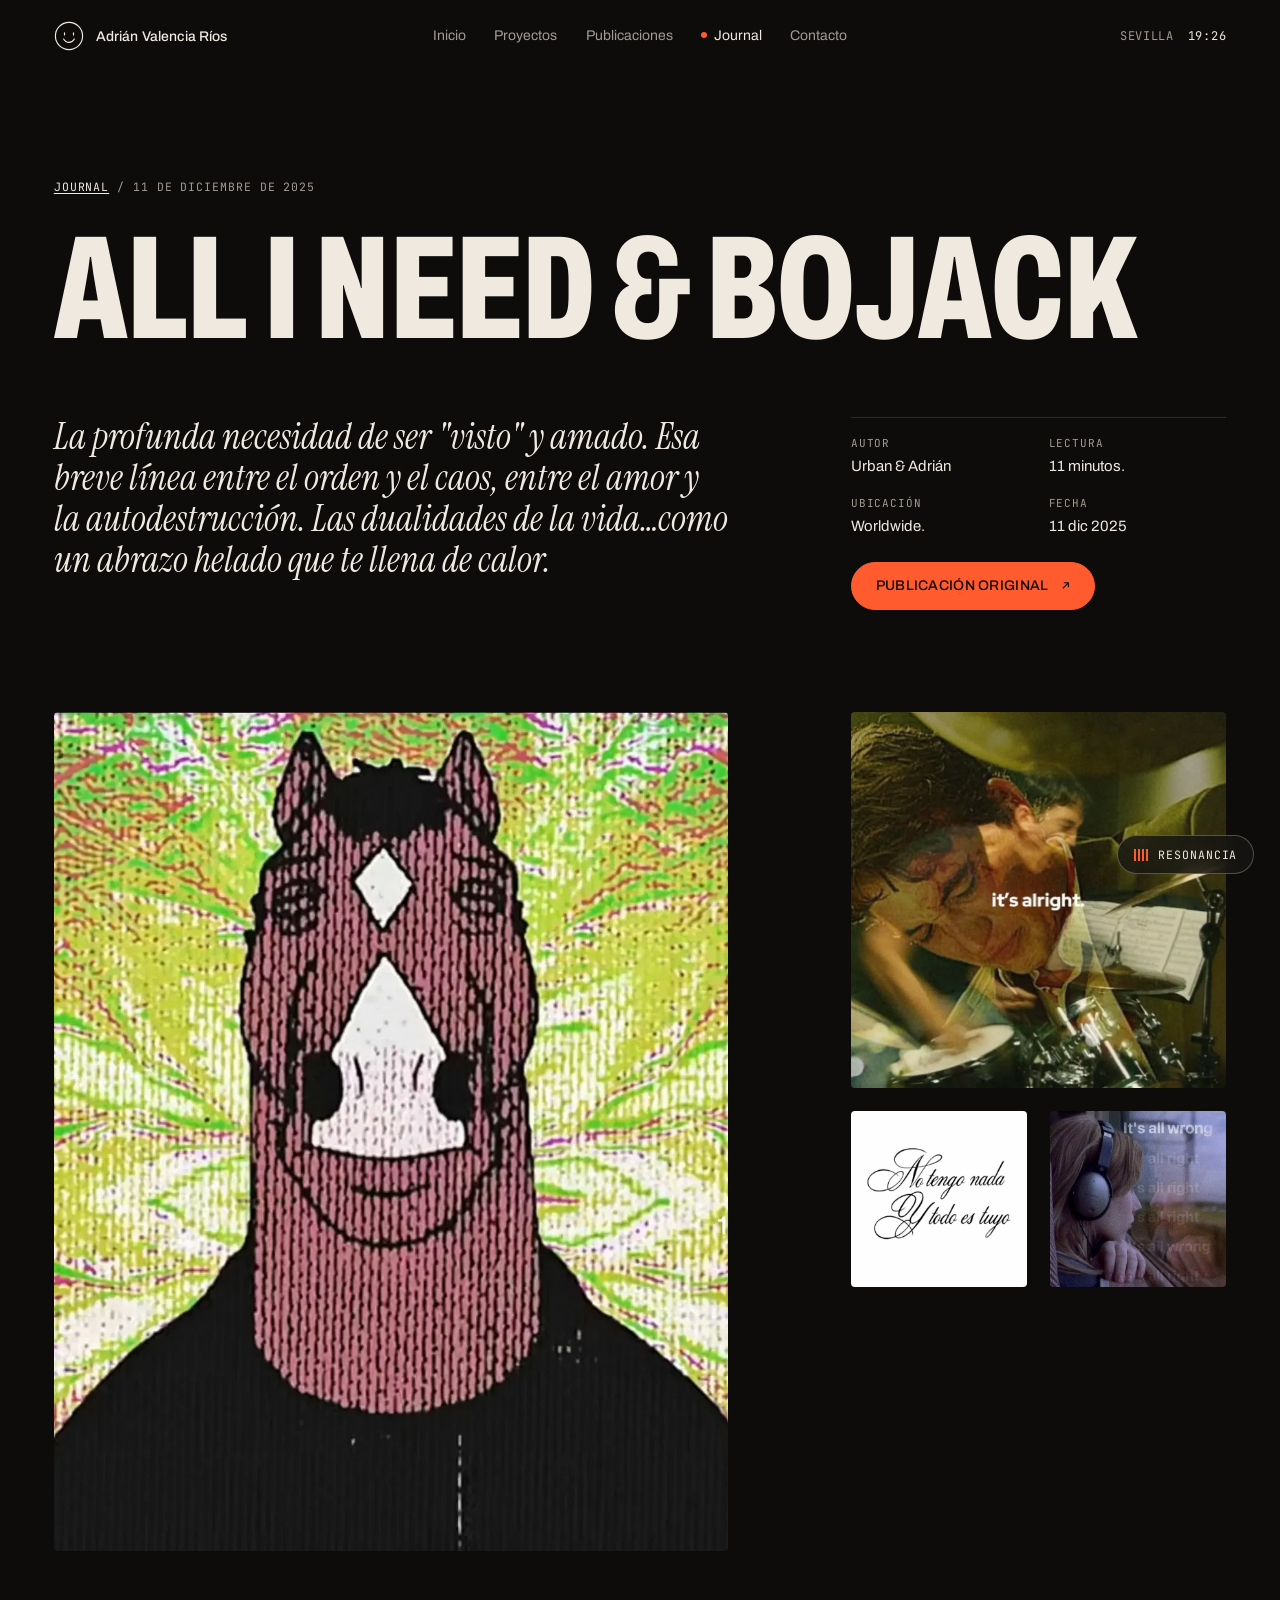
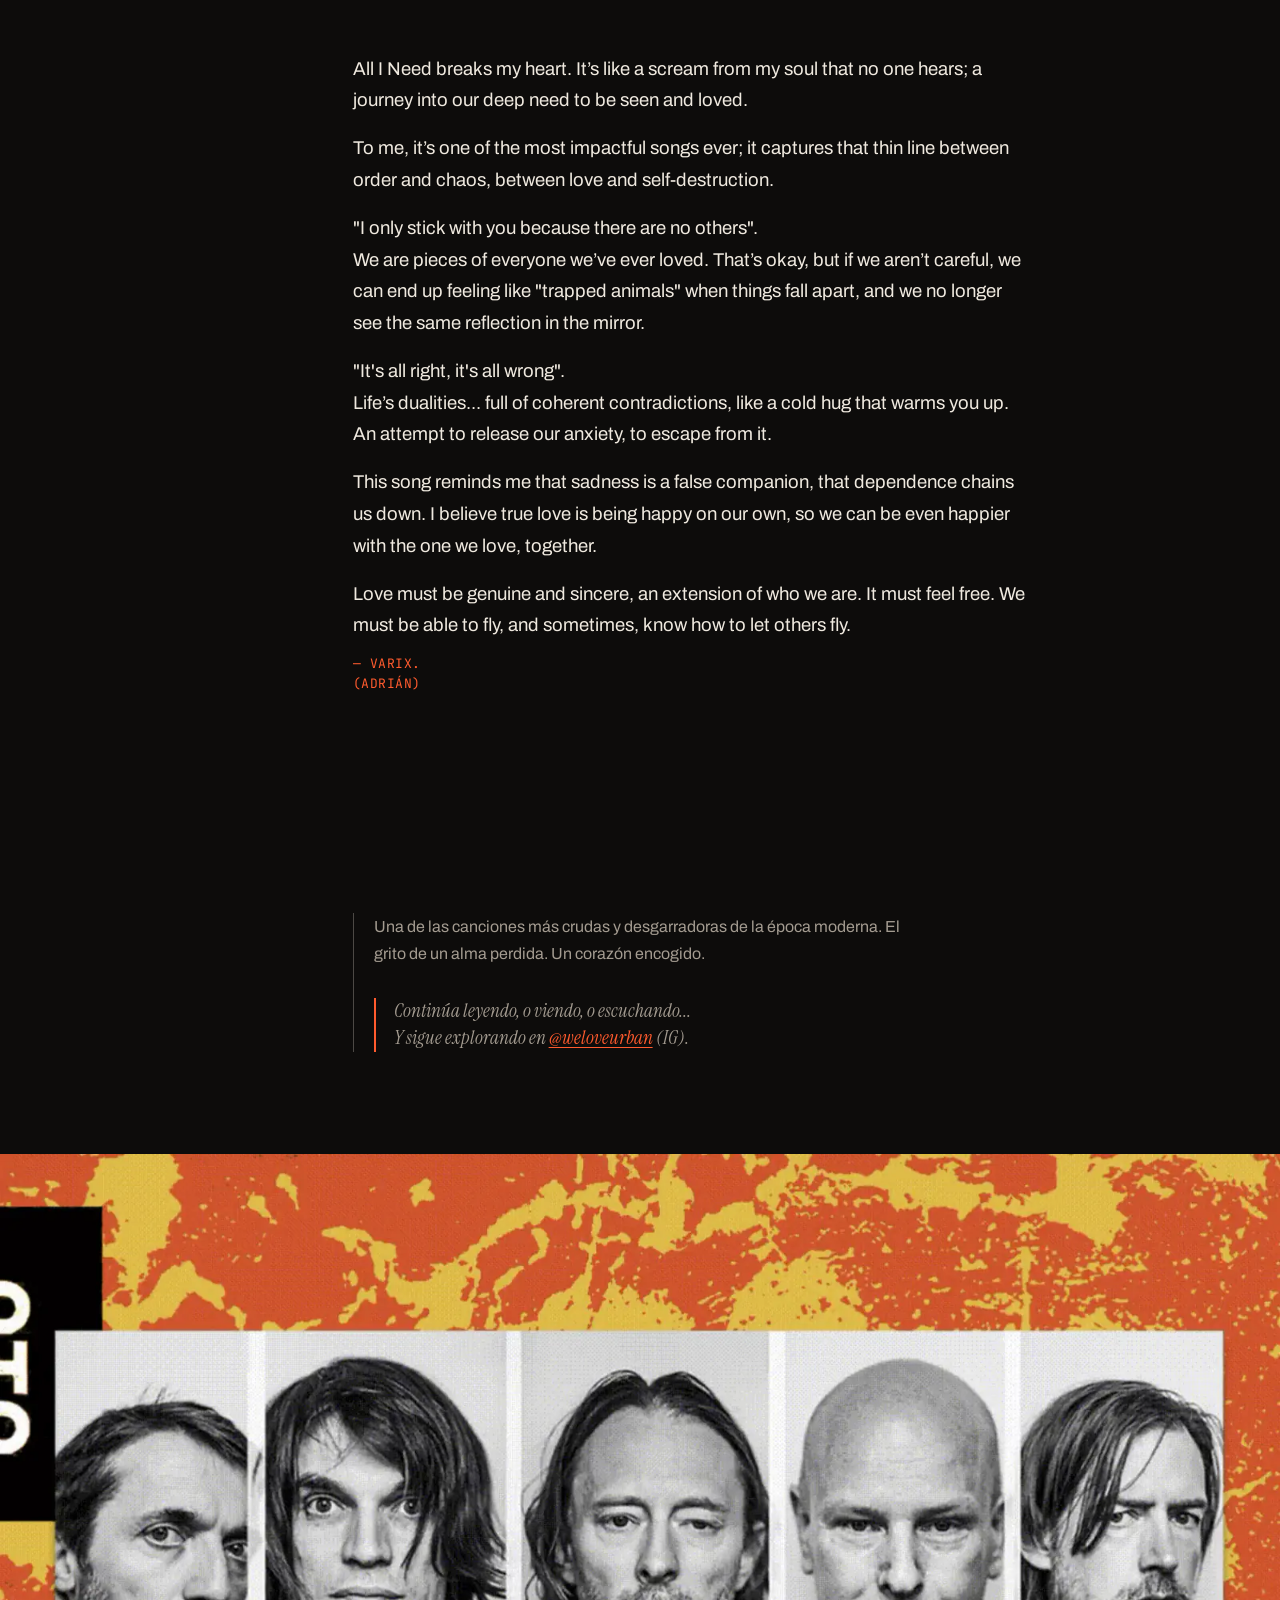
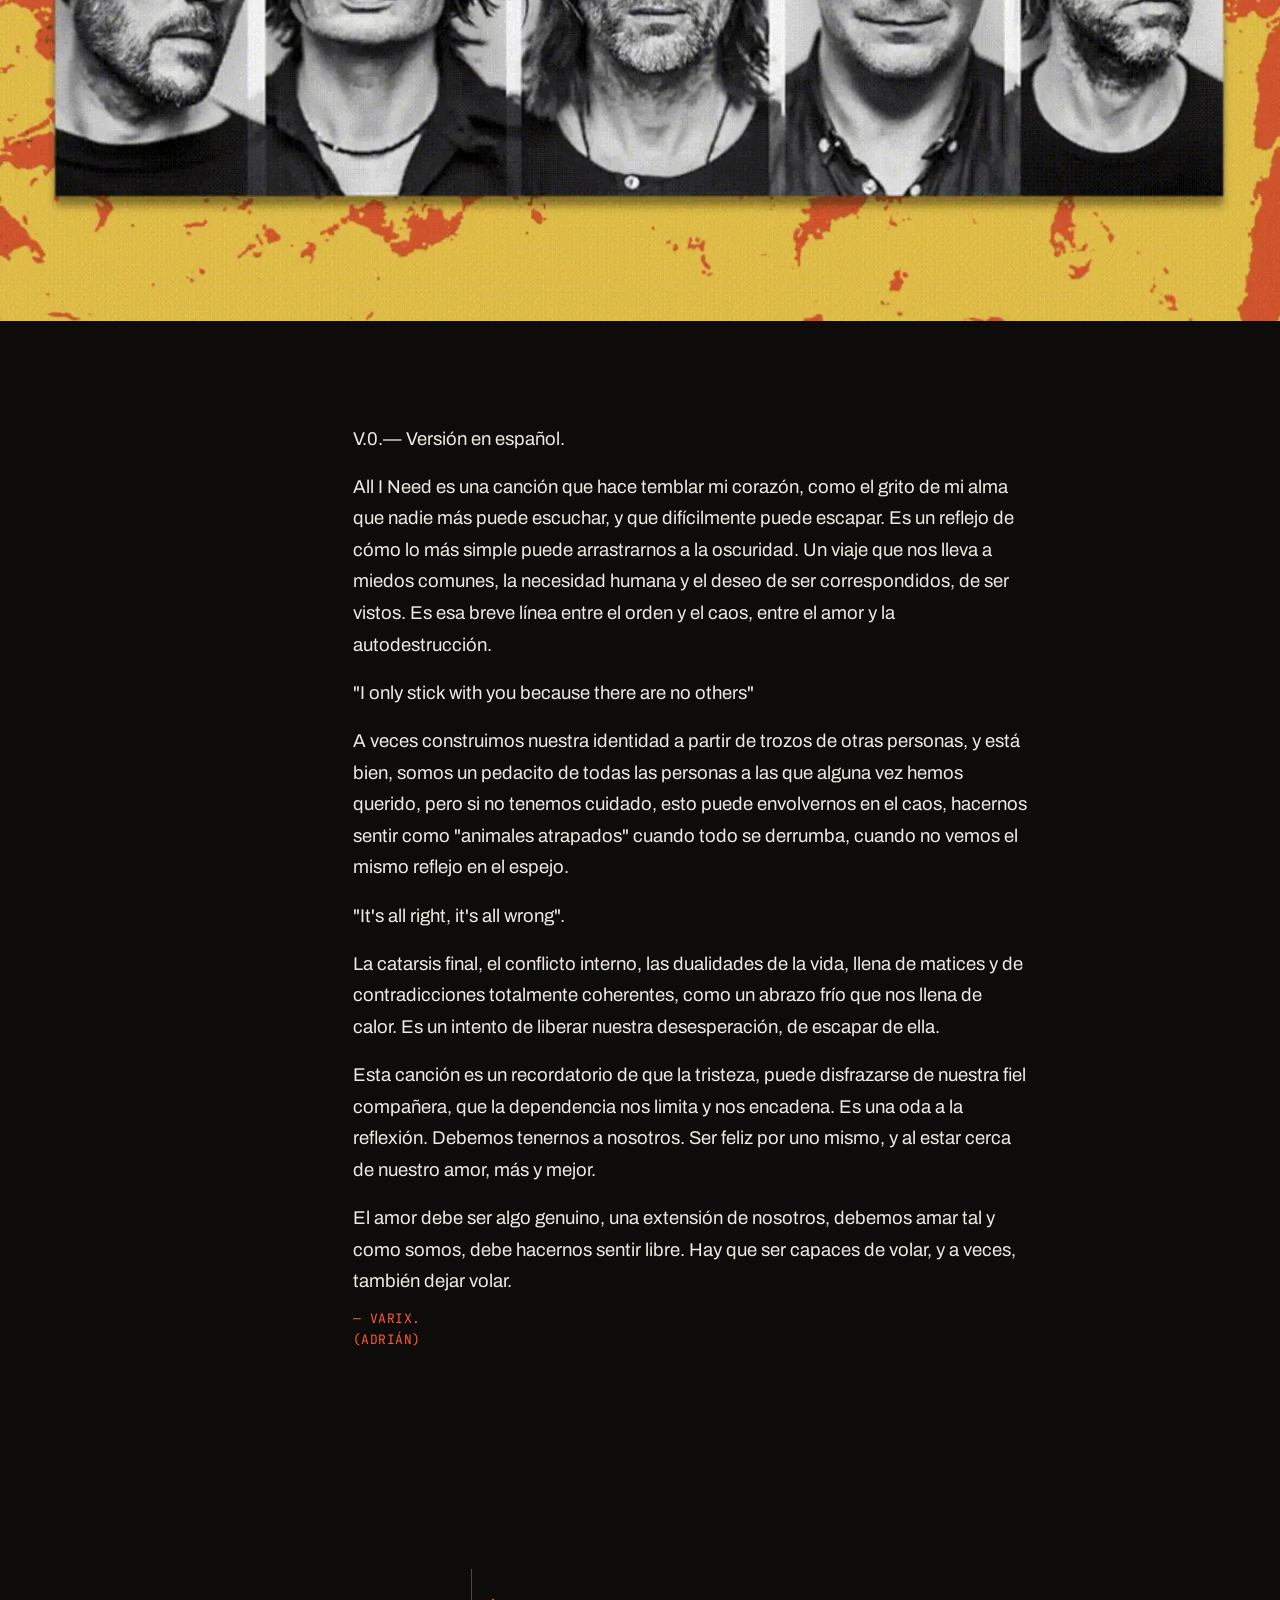
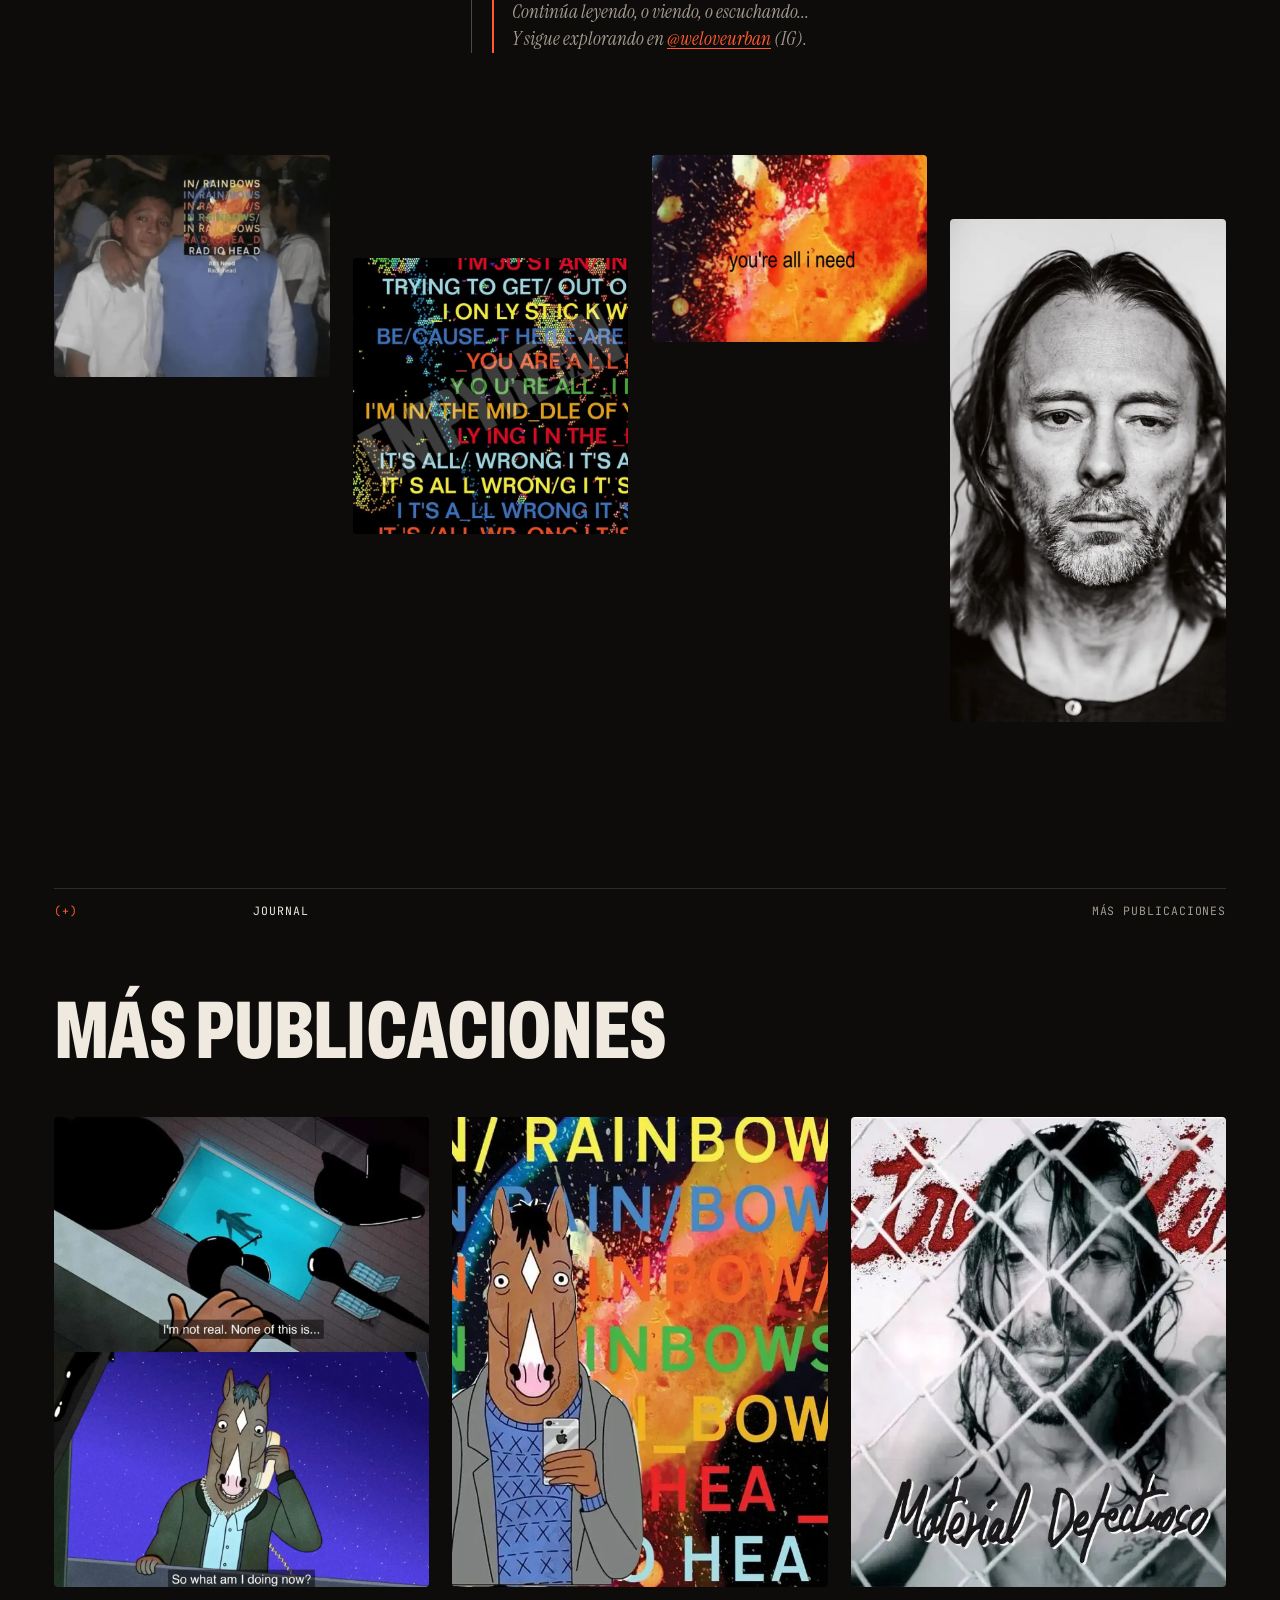
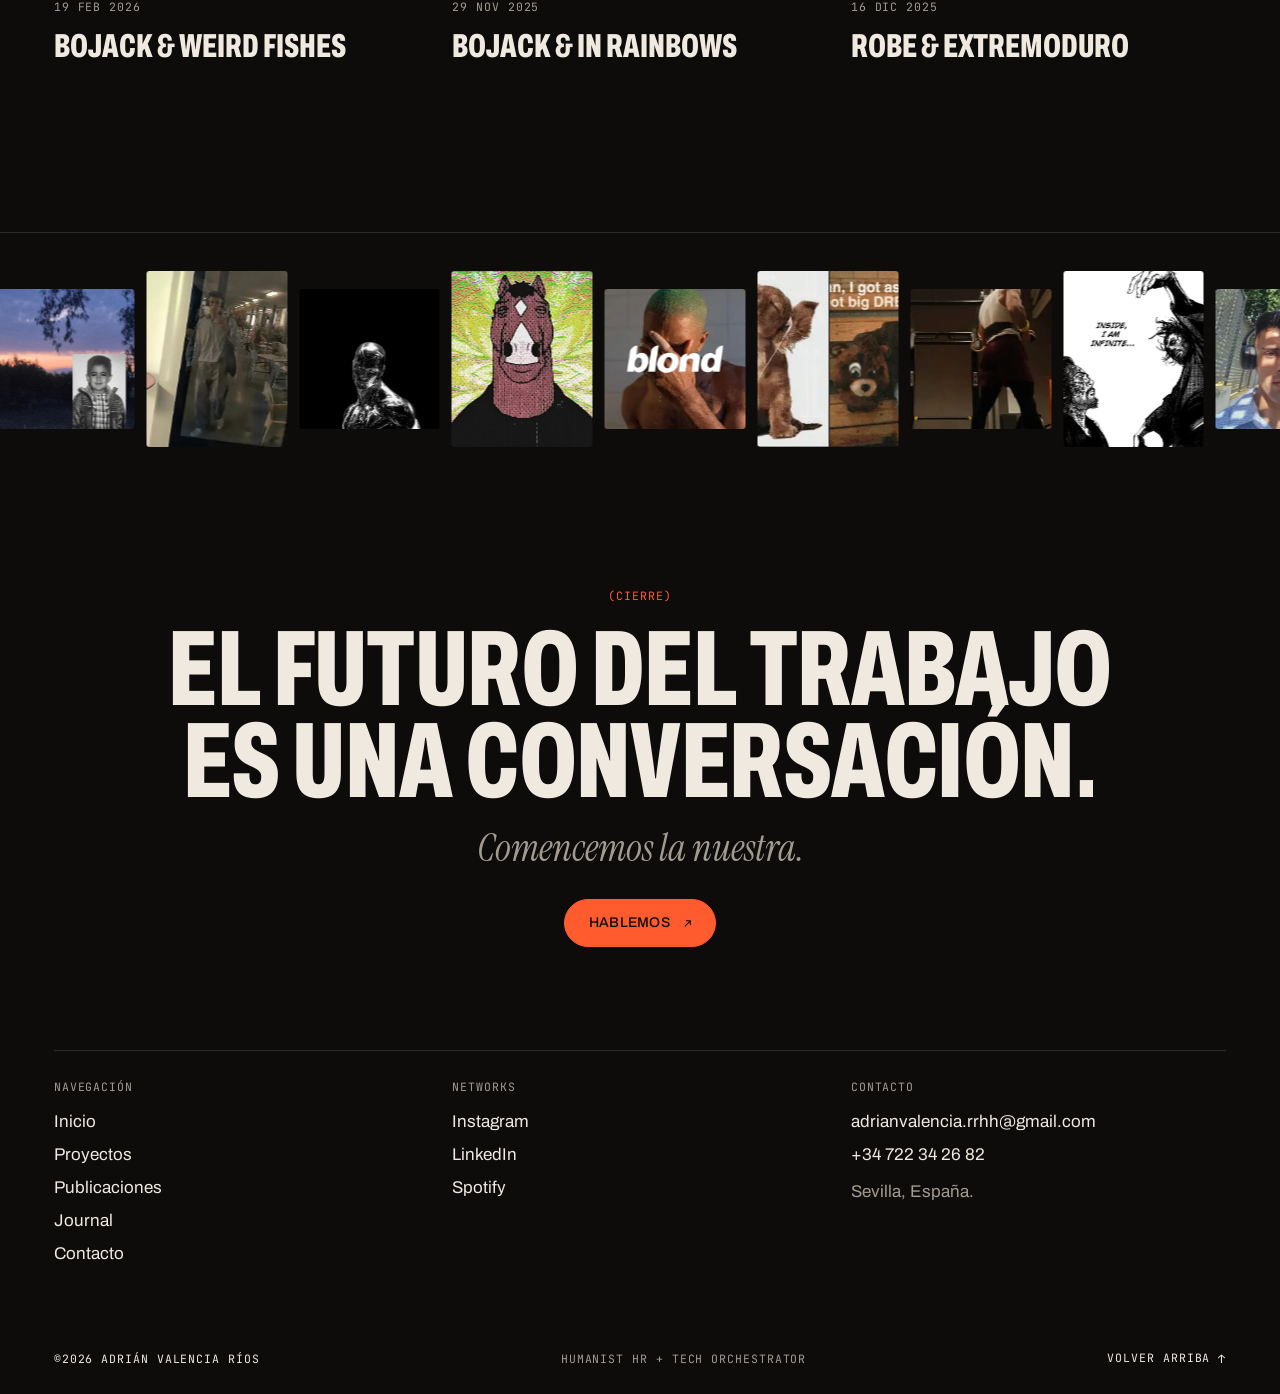
<file: article/all-i-need-bojack/index.html>
<!doctype html><html lang="es"><head><meta charset="utf-8"><meta name="viewport" content="width=device-width,initial-scale=1">
<title>All I Need &amp; BoJack — Journal — Adrián Valencia Ríos</title><meta name="description" content="La profunda necesidad de ser &quot;visto&quot; y amado. Esa breve línea entre el orden y el caos, entre el amor y la autodestrucción. Las dualidades de la vida…como un abrazo helado que te llena de calor."><meta name="author" content="Adrián Valencia Ríos"><meta name="theme-color" content="#0d0c0b"><meta name="color-scheme" content="dark">
<link rel="canonical" href="https://adrianvalenciarrhh-rgb.github.io/adrianvalencia-personal-v2/article/all-i-need-bojack/"><meta property="og:site_name" content="Adrián Valencia Ríos"><meta property="og:locale" content="es_ES"><meta property="og:type" content="article"><meta property="og:url" content="https://adrianvalenciarrhh-rgb.github.io/adrianvalencia-personal-v2/article/all-i-need-bojack/"><meta property="og:title" content="All I Need &amp; BoJack — Journal — Adrián Valencia Ríos"><meta property="og:description" content="La profunda necesidad de ser &quot;visto&quot; y amado. Esa breve línea entre el orden y el caos, entre el amor y la autodestrucción. Las dualidades de la vida…como un abrazo helado que te llena de calor."><meta property="og:image" content="https://adrianvalenciarrhh-rgb.github.io/adrianvalencia-personal-v2/assets/og.jpg"><meta property="og:image:width" content="1200"><meta property="og:image:height" content="630"><meta property="og:image:alt" content="Adrián Valencia Ríos — Humanist HR + Tech Orchestrator">
<meta name="twitter:card" content="summary_large_image"><meta name="twitter:title" content="All I Need &amp; BoJack — Journal — Adrián Valencia Ríos"><meta name="twitter:description" content="La profunda necesidad de ser &quot;visto&quot; y amado. Esa breve línea entre el orden y el caos, entre el amor y la autodestrucción. Las dualidades de la vida…como un abrazo helado que te llena de calor."><meta name="twitter:image" content="https://adrianvalenciarrhh-rgb.github.io/adrianvalencia-personal-v2/assets/og.jpg">
<link rel="icon" href="../../favicon.png" type="image/png"><link rel="apple-touch-icon" href="../../apple-touch-icon.png">
<link rel="preload" href="../../assets/fonts/Archivo-var.woff2" as="font" type="font/woff2" crossorigin><link rel="preload" href="../../assets/fonts/InstrumentSerif-Italic.woff2" as="font" type="font/woff2" crossorigin>
<link rel="stylesheet" href="../../assets/style.css"><script>document.documentElement.classList.add('js')</script>
</head><body class="pg-art" id="top"><a class="skip" href="#main">Saltar al contenido</a>
<header class="hd"><div class="hd-in wrap">
<a class="brand" href="../../" aria-label="Adrián Valencia Ríos — inicio"><svg class="smile" viewBox="0 0 32 32" aria-hidden="true" focusable="false"><circle cx="16" cy="16" r="14.5"/><path d="M11.2 12.6v2.2M20.8 12.6v2.2"/><path d="M10.2 19.2c1.4 2.4 3.4 3.6 5.8 3.6s4.4-1.2 5.8-3.6"/></svg><span class="brand-t">Adrián Valencia Ríos</span></a>
<nav class="nav" aria-label="Principal"><ul><li><a href="../../"><span class="rl" data-t="Inicio"><span>Inicio</span></span></a></li><li><a href="../../work/"><span class="rl" data-t="Proyectos"><span>Proyectos</span></span></a></li><li><a href="../../gallery/"><span class="rl" data-t="Publicaciones"><span>Publicaciones</span></span></a></li><li><a href="../../article/" aria-current="page"><span class="rl" data-t="Journal"><span>Journal</span></span></a></li><li><a href="../../contact/"><span class="rl" data-t="Contacto"><span>Contacto</span></span></a></li></ul></nav>
<p class="hd-meta"><span>Sevilla</span> <time class="clock" aria-label="Hora en Sevilla">--:--</time></p>
<button class="burger" type="button" aria-expanded="false" aria-controls="menu"><span class="vh">Abrir menú</span><i></i><i></i><i></i></button></div></header>
<div class="menu" id="menu" hidden><nav aria-label="Menú móvil"><ol><li><a href="../../"><small>01</small>Inicio</a></li><li><a href="../../work/"><small>02</small>Proyectos</a></li><li><a href="../../gallery/"><small>03</small>Publicaciones</a></li><li><a href="../../article/" aria-current="page"><small>04</small>Journal</a></li><li><a href="../../contact/"><small>05</small>Contacto</a></li></ol></nav>
<div class="menu-f"><a href="mailto:adrianvalencia.rrhh@gmail.com">adrianvalencia.rrhh@gmail.com</a><div><a href="https://www.instagram.com/adrivarix11" target="_blank" rel="noopener">Instagram</a><a href="https://www.linkedin.com/in/adrianvalenciarios" target="_blank" rel="noopener">LinkedIn</a><a href="https://open.spotify.com/playlist/6QJf0xYg1cFt41ECWoVEH4" target="_blank" rel="noopener">Spotify</a></div></div></div><main id="main">
<article>
<header class="ahead wrap"><p class="eyebrow ld"><a href="../../article/">Journal</a> / 11 de diciembre de 2025</p><h1 class="h-xl"><span class="ln"><span>All I Need &amp; BoJack</span></span></h1>
<div class="ahead-g"><p class="dek ld" style="--d:.3s">La profunda necesidad de ser "visto" y amado. Esa breve línea entre el orden y el caos, entre el amor y la autodestrucción. Las dualidades de la vida…como un abrazo helado que te llena de calor.</p><div class="ld" style="--d:.4s"><dl class="meta"><div><dt>Autor</dt><dd>Urban &amp; Adrián</dd></div><div><dt>Lectura</dt><dd>11 minutos.</dd></div><div><dt>Ubicación</dt><dd>Worldwide.</dd></div><div><dt>Fecha</dt><dd>11 dic 2025</dd></div></dl><a class="btn btn-acc" href="https://www.instagram.com/p/DSGmKsaEa4_/?igsh=Y3NjNDMwdGo4cW1t" target="_blank" rel="noopener"><span class="rl" data-t="Publicación original"><span>Publicación original</span></span><svg class="ar" viewBox="0 0 16 16" aria-hidden="true"><path d="M4 12 12 4M5.5 4H12v6.5" fill="none" stroke="currentColor" stroke-width="1.5"/></svg><span class="vh"> (se abre en una pestaña nueva)</span></a></div></div></header>
<div class="wrap agal"><figure class="ag ag0" data-r><img src="../../assets/img/CCKaFSMrfl.webp" width="1080" height="1344" alt="" fetchpriority="high" decoding="async"></figure><figure class="ag ag1" data-r><img src="../../assets/img/QWWWKiDLpA.webp" width="760" height="760" alt="" fetchpriority="high" decoding="async"></figure><figure class="ag ag2" data-r><img src="../../assets/img/NOWXlXUPlr.webp" width="1024" height="1024" alt="" loading="lazy" decoding="async"></figure><figure class="ag ag3" data-r><img src="../../assets/img/NRIrthp4Jo.webp" width="655" height="655" alt="" loading="lazy" decoding="async"></figure></div>
<div class="wrap abody"><div class="prose main" data-r><p>All I Need breaks my heart. It’s like a scream from my soul that no one hears; a journey into our deep need to be seen and loved.</p><p>To me, it’s one of the most impactful songs ever; it captures that thin line between order and chaos, between love and self-destruction.</p><p>"I only stick with you because there are no others".<br>We are pieces of everyone we’ve ever loved. That’s okay, but if we aren’t careful, we can end up feeling like "trapped animals" when things fall apart, and we no longer see the same reflection in the mirror.</p><p>"It's all right, it's all wrong".<br>Life’s dualities... full of coherent contradictions, like a cold hug that warms you up. An attempt to release our anxiety, to escape from it.</p><p>This song reminds me that sadness is a false companion, that dependence chains us down. I believe true love is being happy on our own, so we can be even happier with the one we love, together.</p><p>Love must be genuine and sincere, an extension of who we are. It must feel free. We must be able to fly, and sometimes, know how to let others fly.</p><p class="sig">— varix.<br>(Adrián)</p></div><div class="prose note" data-r><p>Una de las canciones más crudas y desgarradoras de la época moderna. El grito de un alma perdida. Un corazón encogido.</p><p class="outro">Continúa leyendo, o viendo, o escuchando...<br>Y sigue explorando en <a href="https://www.instagram.com/weloveurban" target="_blank" rel="noopener">@weloveurban</a> (IG).</p></div></div>
<figure class="wide" data-r><img src="../../assets/img/cBeh6Q79tf.webp" width="1600" height="959" alt="" loading="lazy" decoding="async"></figure>
<div class="wrap abody"><div class="prose main" data-r><p>V.0.— Versión en español.</p><p>All I Need es una canción que hace temblar mi corazón, como el grito de mi alma que nadie más puede escuchar, y que difícilmente puede escapar. Es un reflejo de cómo lo más simple puede arrastrarnos a la oscuridad. Un viaje que nos lleva a miedos comunes, la necesidad humana y el deseo de ser correspondidos, de ser vistos. Es esa breve línea entre el orden y el caos, entre el amor y la autodestrucción.</p><p>"I only stick with you because there are no others"</p><p>A veces construimos nuestra identidad a partir de trozos de otras personas, y está bien, somos un pedacito de todas las personas a las que alguna vez hemos querido, pero si no tenemos cuidado, esto puede envolvernos en el caos, hacernos sentir como "animales atrapados" cuando todo se derrumba, cuando no vemos el mismo reflejo en el espejo.</p><p>"It's all right, it's all wrong".</p><p>La catarsis final, el conflicto interno, las dualidades de la vida, llena de matices y de contradicciones totalmente coherentes, como un abrazo frío que nos llena de calor. Es un intento de liberar nuestra desesperación, de escapar de ella.</p><p>Esta canción es un recordatorio de que la tristeza, puede disfrazarse de nuestra fiel compañera, que la dependencia nos limita y nos encadena. Es una oda a la reflexión. Debemos tenernos a nosotros. Ser feliz por uno mismo, y al estar cerca de nuestro amor, más y mejor.</p><p>El amor debe ser algo genuino, una extensión de nosotros, debemos amar tal y como somos, debe hacernos sentir libre. Hay que ser capaces de volar, y a veces, también dejar volar.</p><p class="sig">— varix.<br>(Adrián)</p></div><div class="prose note" data-r><p class="outro">Continúa leyendo, o viendo, o escuchando...<br>Y sigue explorando en <a href="https://www.instagram.com/weloveurban" target="_blank" rel="noopener">@weloveurban</a> (IG).</p></div></div>
<div class="wrap agal agal2"><figure class="ag ag0" data-r><img src="../../assets/img/3Ymn8Z1wl1.webp" width="760" height="612" alt="" loading="lazy" decoding="async"></figure><figure class="ag ag1" data-r><img src="../../assets/img/9PXMoiELId.webp" width="760" height="760" alt="" loading="lazy" decoding="async"></figure><figure class="ag ag2" data-r><img src="../../assets/img/Mzr1lUfhRS.webp" width="760" height="513" alt="" loading="lazy" decoding="async"></figure><figure class="ag ag3" data-r><img src="../../assets/img/LBN6VXuxWW.webp" width="668" height="1216" alt="" loading="lazy" decoding="async"></figure></div>

</article>
<section class="sec wrap amore" aria-labelledby="am-h"><div class="sh" data-r><span>(+)</span><span>Journal</span><span class="sh-r">Más publicaciones</span></div><h2 id="am-h" class="h2" data-r>Más publicaciones</h2>
<div class="am-g"><a class="am" href="../bojack-weird-fishes/" data-r><span class="am-i"><img src="../../assets/img/ZeFPhY9CE5.webp" width="1100" height="1467" alt="" loading="lazy" decoding="async"></span><span class="eyebrow">19 feb 2026</span><span class="am-t"><span class="rl" data-t="BoJack &amp; Weird Fishes"><span>BoJack &amp; Weird Fishes</span></span></span></a><a class="am" href="../bojack-in-rainbows/" data-r><span class="am-i"><img src="../../assets/img/4j6scaCCxh.webp" width="759" height="757" alt="" loading="lazy" decoding="async"></span><span class="eyebrow">29 nov 2025</span><span class="am-t"><span class="rl" data-t="BoJack &amp; In Rainbows"><span>BoJack &amp; In Rainbows</span></span></span></a><a class="am" href="../robe-extremoduro/" data-r><span class="am-i"><img src="../../assets/img/1WIeMXRWi4.webp" width="712" height="712" alt="" loading="lazy" decoding="async"></span><span class="eyebrow">16 dic 2025</span><span class="am-t"><span class="rl" data-t="Robe &amp; Extremoduro"><span>Robe &amp; Extremoduro</span></span></span></a></div></section></main><footer class="ft">
<div class="strip" aria-hidden="true"><div class="strip-t" data-speed="22"><span class="mq-g"><span class="st-i"><img src="../../assets/img/JCHJjIOxZ1.webp" width="1080" height="1468" alt="" loading="lazy" decoding="async"></span><span class="st-i"><img src="../../assets/img/s/nRtJeVkqT6.webp" width="400" height="540" alt="" loading="lazy" decoding="async"></span><span class="st-i"><img src="../../assets/img/s/4A35Qu0QVW.webp" width="420" height="236" alt="" loading="lazy" decoding="async"></span><span class="st-i"><img src="../../assets/img/CCKaFSMrfl.webp" width="1080" height="1344" alt="" loading="lazy" decoding="async"></span><span class="st-i"><img src="../../assets/img/s/qozy7WIynz.webp" width="400" height="600" alt="" loading="lazy" decoding="async"></span><span class="st-i"><img src="../../assets/img/s/dLRgGMrvTk.webp" width="400" height="267" alt="" loading="lazy" decoding="async"></span><span class="st-i"><img src="../../assets/img/s/WZtZ3pAf5K.webp" width="400" height="639" alt="" loading="lazy" decoding="async"></span><span class="st-i"><img src="../../assets/img/u3DLyOcICf.webp" width="1080" height="1061" alt="" loading="lazy" decoding="async"></span><span class="st-i"><img src="../../assets/img/s/oa5XfXW8ft.webp" width="420" height="420" alt="" loading="lazy" decoding="async"></span></span><span class="mq-g"><span class="st-i"><img src="../../assets/img/JCHJjIOxZ1.webp" width="1080" height="1468" alt="" loading="lazy" decoding="async"></span><span class="st-i"><img src="../../assets/img/s/nRtJeVkqT6.webp" width="400" height="540" alt="" loading="lazy" decoding="async"></span><span class="st-i"><img src="../../assets/img/s/4A35Qu0QVW.webp" width="420" height="236" alt="" loading="lazy" decoding="async"></span><span class="st-i"><img src="../../assets/img/CCKaFSMrfl.webp" width="1080" height="1344" alt="" loading="lazy" decoding="async"></span><span class="st-i"><img src="../../assets/img/s/qozy7WIynz.webp" width="400" height="600" alt="" loading="lazy" decoding="async"></span><span class="st-i"><img src="../../assets/img/s/dLRgGMrvTk.webp" width="400" height="267" alt="" loading="lazy" decoding="async"></span><span class="st-i"><img src="../../assets/img/s/WZtZ3pAf5K.webp" width="400" height="639" alt="" loading="lazy" decoding="async"></span><span class="st-i"><img src="../../assets/img/u3DLyOcICf.webp" width="1080" height="1061" alt="" loading="lazy" decoding="async"></span><span class="st-i"><img src="../../assets/img/s/oa5XfXW8ft.webp" width="420" height="420" alt="" loading="lazy" decoding="async"></span></span></div></div>
<div class="wrap">
<div class="ft-close" data-r><p class="eyebrow">(Cierre)</p><p class="ft-big">El futuro del trabajo<br>es una conversación.</p><p class="ft-it">Comencemos la nuestra.</p><a class="btn btn-acc" href="../../contact/"><span class="rl" data-t="Hablemos"><span>Hablemos</span></span><svg class="ar" viewBox="0 0 16 16" aria-hidden="true"><path d="M4 12 12 4M5.5 4H12v6.5" fill="none" stroke="currentColor" stroke-width="1.5"/></svg></a></div>
<div class="ft-cols">
<div><p class="eyebrow">Navegación</p><ul><li><a href="../../"><span class="rl" data-t="Inicio"><span>Inicio</span></span></a></li><li><a href="../../work/"><span class="rl" data-t="Proyectos"><span>Proyectos</span></span></a></li><li><a href="../../gallery/"><span class="rl" data-t="Publicaciones"><span>Publicaciones</span></span></a></li><li><a href="../../article/"><span class="rl" data-t="Journal"><span>Journal</span></span></a></li><li><a href="../../contact/"><span class="rl" data-t="Contacto"><span>Contacto</span></span></a></li></ul></div>
<div><p class="eyebrow">Networks</p><ul><li><a href="https://www.instagram.com/adrivarix11" target="_blank" rel="noopener"><span class="rl" data-t="Instagram"><span>Instagram</span></span><span class="vh"> (se abre en una pestaña nueva)</span></a></li><li><a href="https://www.linkedin.com/in/adrianvalenciarios" target="_blank" rel="noopener"><span class="rl" data-t="LinkedIn"><span>LinkedIn</span></span><span class="vh"> (se abre en una pestaña nueva)</span></a></li><li><a href="https://open.spotify.com/playlist/6QJf0xYg1cFt41ECWoVEH4" target="_blank" rel="noopener"><span class="rl" data-t="Spotify"><span>Spotify</span></span><span class="vh"> (se abre en una pestaña nueva)</span></a></li></ul></div>
<div><p class="eyebrow">Contacto</p><ul><li><a href="mailto:adrianvalencia.rrhh@gmail.com"><span class="rl sm" data-t="adrianvalencia.rrhh@gmail.com"><span>adrianvalencia.rrhh@gmail.com</span></span></a></li><li><a href="tel:+34722342682"><span class="rl" data-t="+34 722 34 26 82"><span>+34 722 34 26 82</span></span></a></li><li><span class="mute">Sevilla, España.</span></li></ul></div>
</div>
<div class="ft-bot"><span>©2026 Adrián Valencia Ríos</span><span class="mute">Humanist HR + Tech Orchestrator</span><a href="#top" class="totop"><span class="rl" data-t="Volver arriba"><span>Volver arriba</span></span> ↑</a></div>
</div></footer><div class="sp"><button class="sp-b" type="button" aria-expanded="false" aria-controls="sp-panel"><span class="eq" aria-hidden="true"><i></i><i></i><i></i><i></i></span><span class="sp-l">Resonancia</span><span class="vh">: abrir playlist de Spotify</span></button>
<div class="sp-panel" id="sp-panel" hidden data-src="https://open.spotify.com/embed/playlist/6QJf0xYg1cFt41ECWoVEH4?theme=0"><div class="sp-h"><span>Playlist varix — Spotify</span><a href="https://open.spotify.com/playlist/6QJf0xYg1cFt41ECWoVEH4" target="_blank" rel="noopener">Abrir ↗<span class="vh"> (se abre en una pestaña nueva)</span></a></div><div class="sp-f"></div></div></div><script src="../../assets/site.js" defer></script></body></html>
</file>
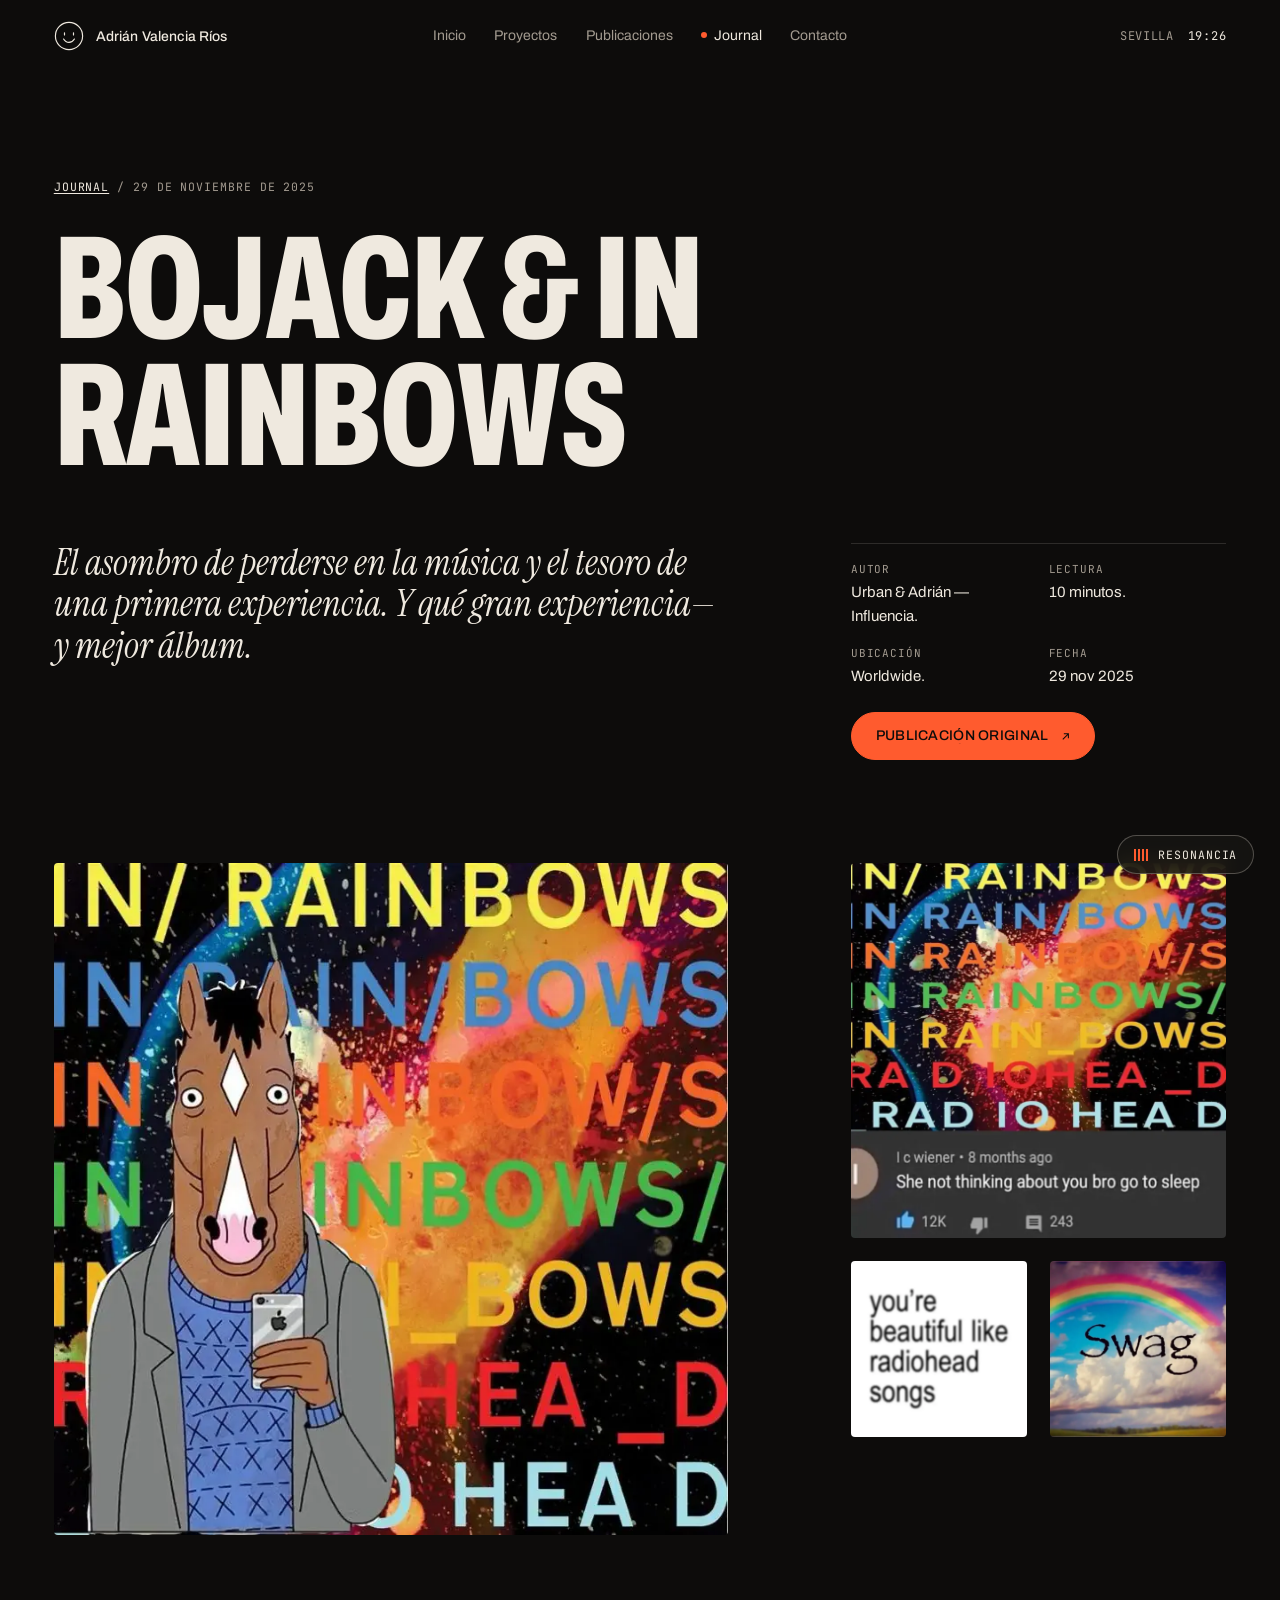
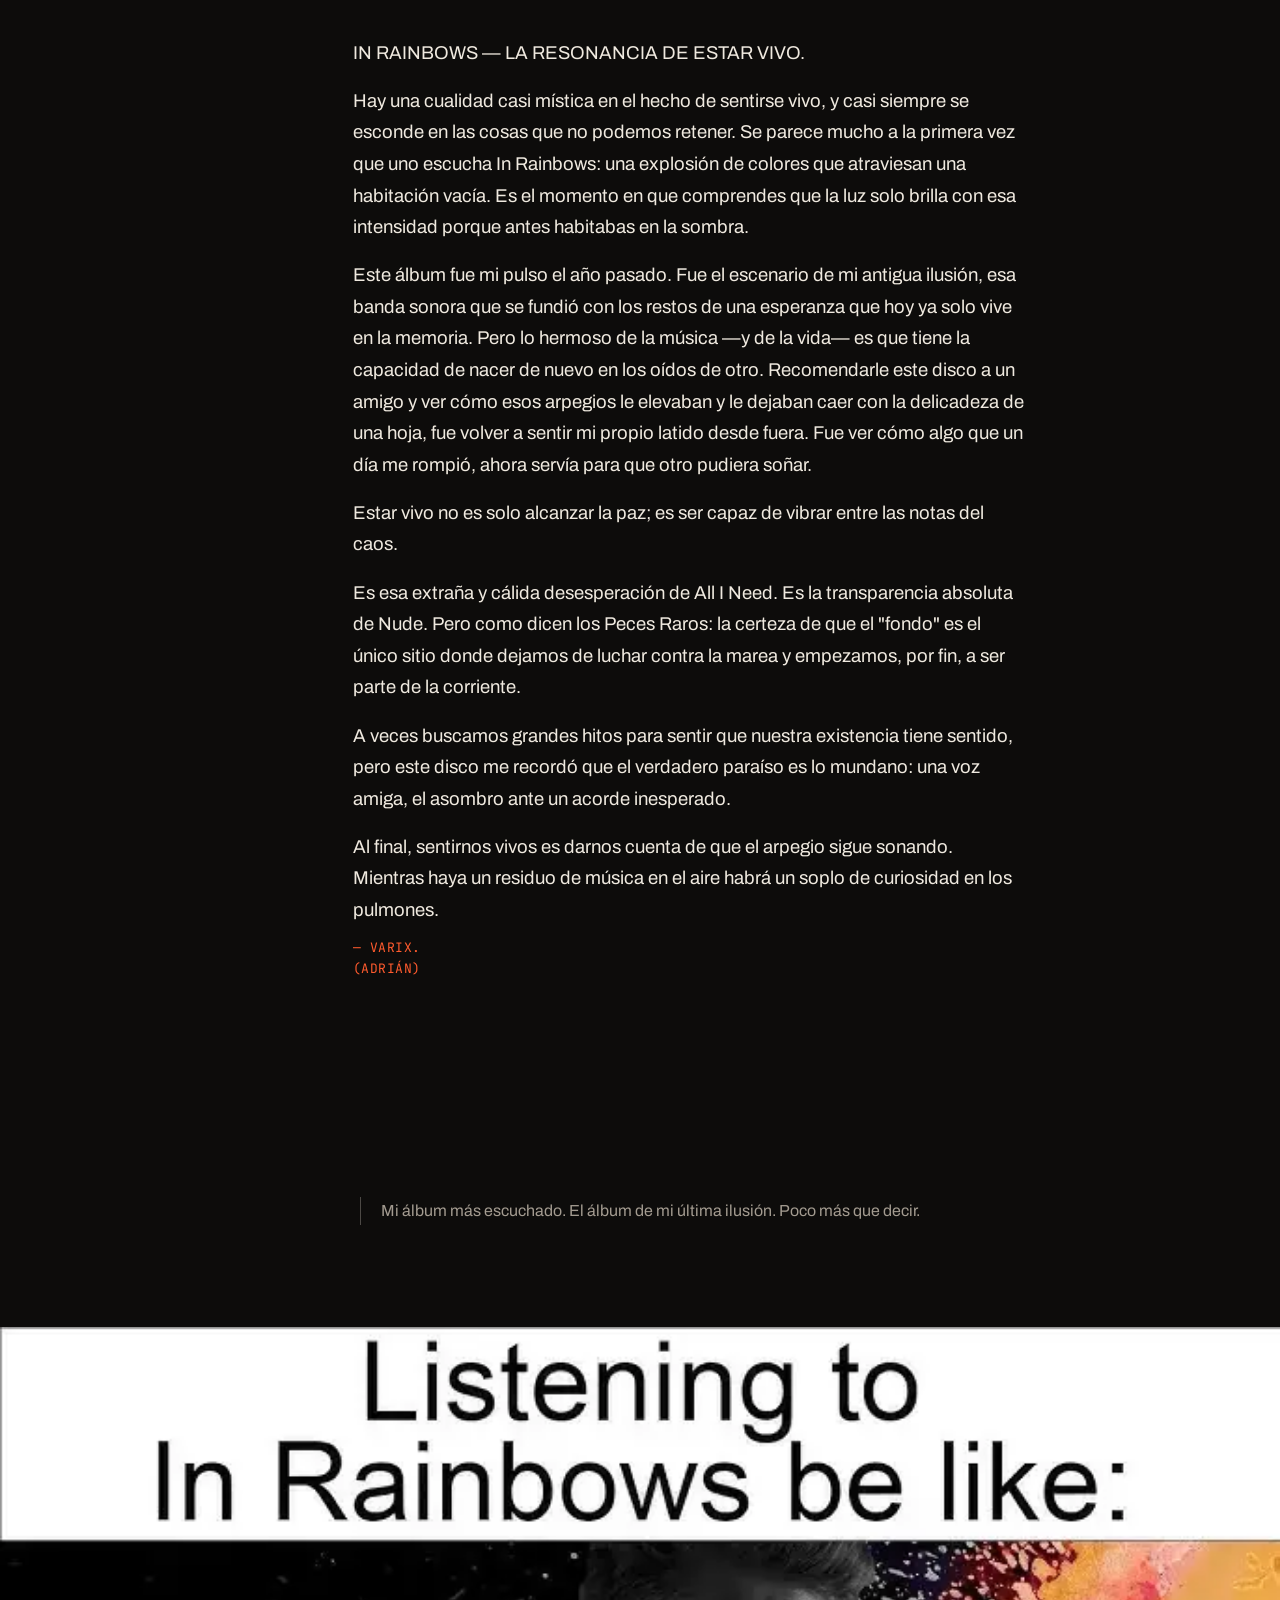
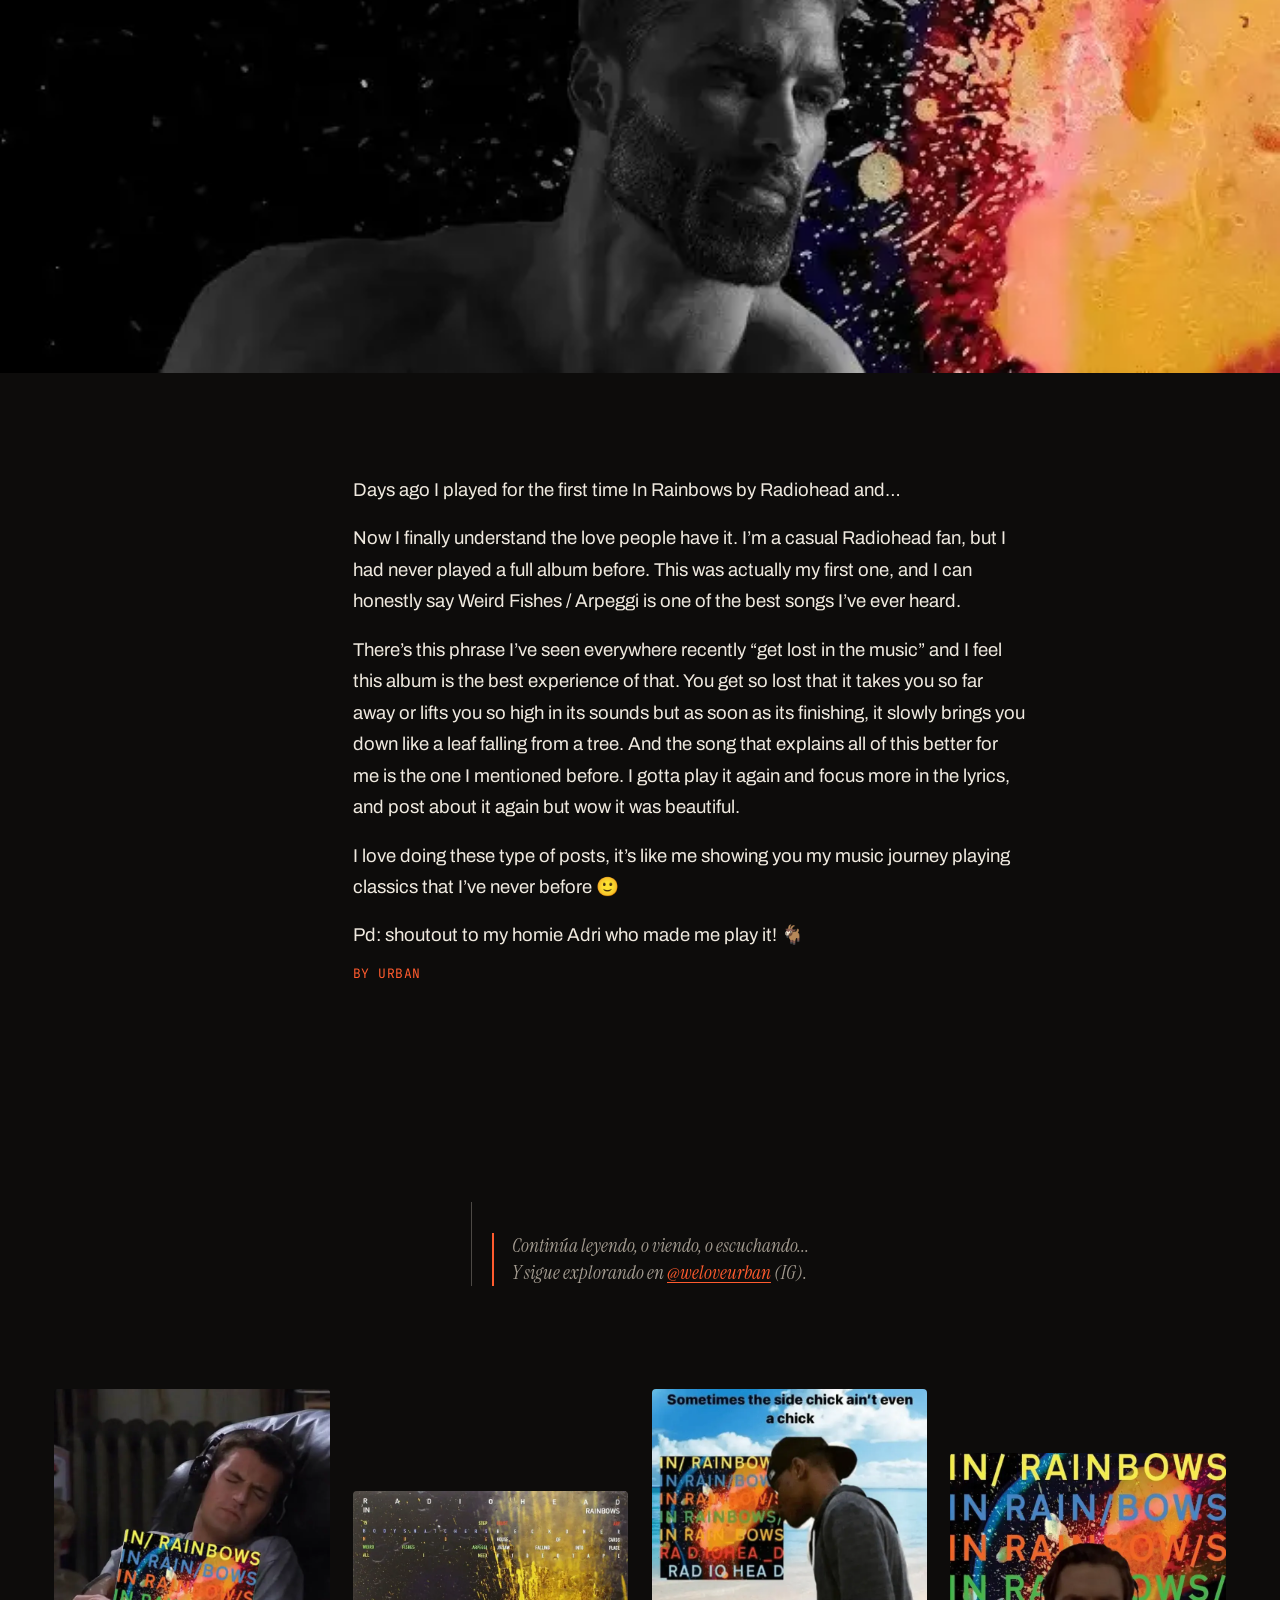
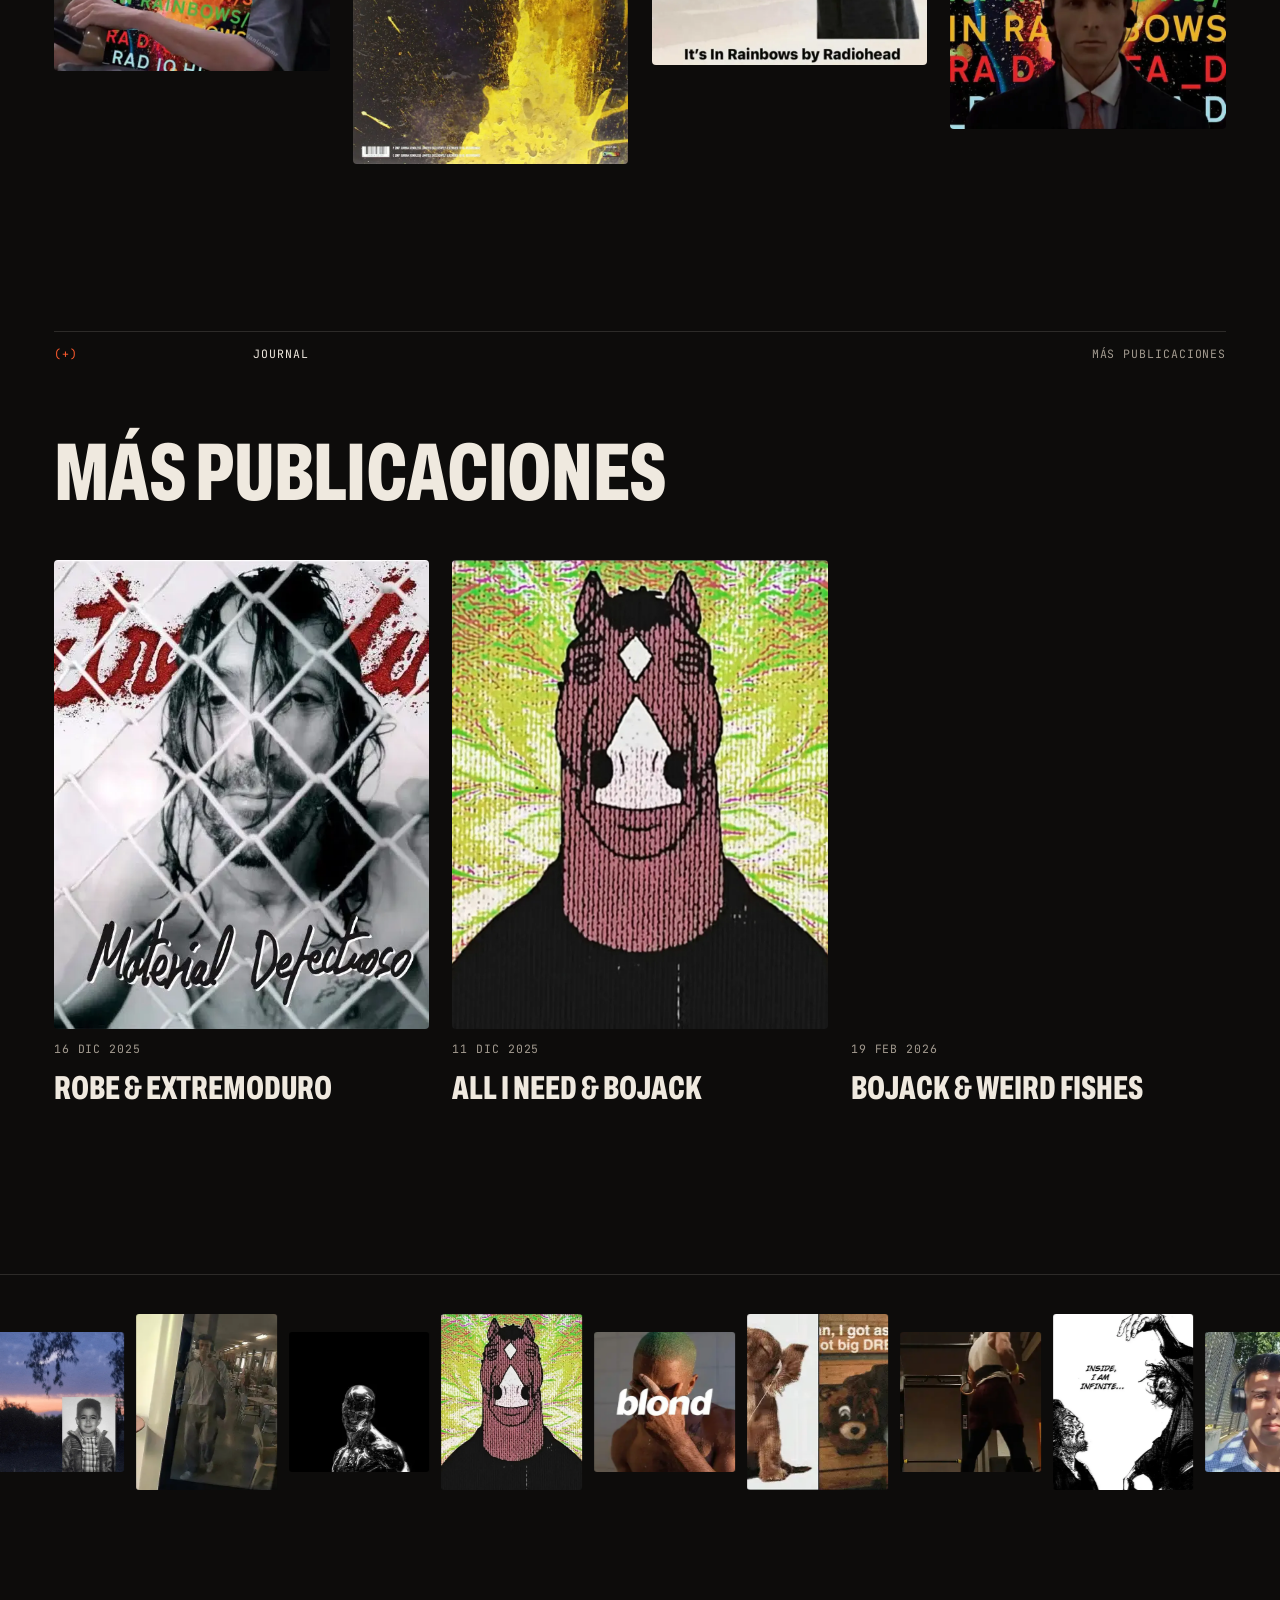
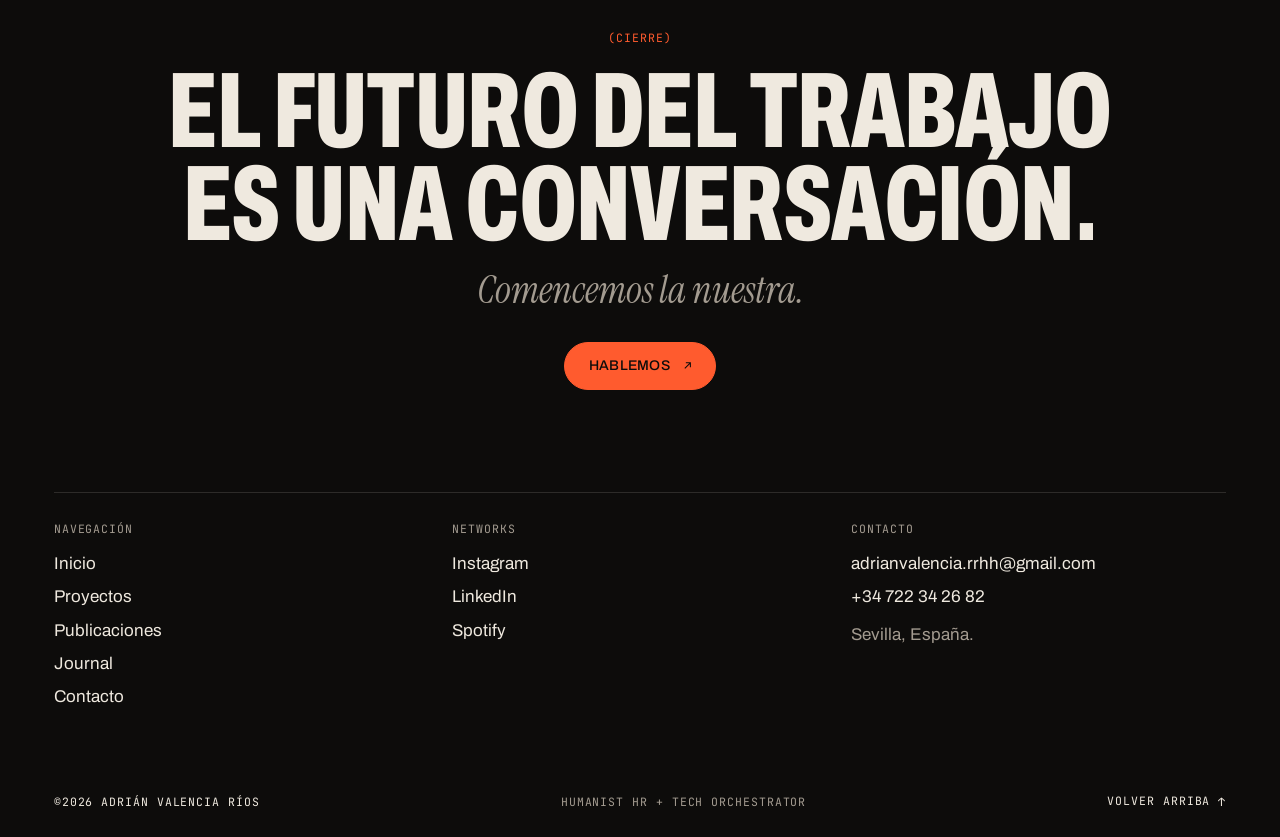
<file: article/bojack-in-rainbows/index.html>
<!doctype html><html lang="es"><head><meta charset="utf-8"><meta name="viewport" content="width=device-width,initial-scale=1">
<title>BoJack &amp; In Rainbows — Journal — Adrián Valencia Ríos</title><meta name="description" content="El asombro de perderse en la música y el tesoro de una primera experiencia. Y qué gran experiencia— y mejor álbum."><meta name="author" content="Adrián Valencia Ríos"><meta name="theme-color" content="#0d0c0b"><meta name="color-scheme" content="dark">
<link rel="canonical" href="https://adrianvalenciarrhh-rgb.github.io/adrianvalencia-personal-v2/article/bojack-in-rainbows/"><meta property="og:site_name" content="Adrián Valencia Ríos"><meta property="og:locale" content="es_ES"><meta property="og:type" content="article"><meta property="og:url" content="https://adrianvalenciarrhh-rgb.github.io/adrianvalencia-personal-v2/article/bojack-in-rainbows/"><meta property="og:title" content="BoJack &amp; In Rainbows — Journal — Adrián Valencia Ríos"><meta property="og:description" content="El asombro de perderse en la música y el tesoro de una primera experiencia. Y qué gran experiencia— y mejor álbum."><meta property="og:image" content="https://adrianvalenciarrhh-rgb.github.io/adrianvalencia-personal-v2/assets/og.jpg"><meta property="og:image:width" content="1200"><meta property="og:image:height" content="630"><meta property="og:image:alt" content="Adrián Valencia Ríos — Humanist HR + Tech Orchestrator">
<meta name="twitter:card" content="summary_large_image"><meta name="twitter:title" content="BoJack &amp; In Rainbows — Journal — Adrián Valencia Ríos"><meta name="twitter:description" content="El asombro de perderse en la música y el tesoro de una primera experiencia. Y qué gran experiencia— y mejor álbum."><meta name="twitter:image" content="https://adrianvalenciarrhh-rgb.github.io/adrianvalencia-personal-v2/assets/og.jpg">
<link rel="icon" href="../../favicon.png" type="image/png"><link rel="apple-touch-icon" href="../../apple-touch-icon.png">
<link rel="preload" href="../../assets/fonts/Archivo-var.woff2" as="font" type="font/woff2" crossorigin><link rel="preload" href="../../assets/fonts/InstrumentSerif-Italic.woff2" as="font" type="font/woff2" crossorigin>
<link rel="stylesheet" href="../../assets/style.css"><script>document.documentElement.classList.add('js')</script>
</head><body class="pg-art" id="top"><a class="skip" href="#main">Saltar al contenido</a>
<header class="hd"><div class="hd-in wrap">
<a class="brand" href="../../" aria-label="Adrián Valencia Ríos — inicio"><svg class="smile" viewBox="0 0 32 32" aria-hidden="true" focusable="false"><circle cx="16" cy="16" r="14.5"/><path d="M11.2 12.6v2.2M20.8 12.6v2.2"/><path d="M10.2 19.2c1.4 2.4 3.4 3.6 5.8 3.6s4.4-1.2 5.8-3.6"/></svg><span class="brand-t">Adrián Valencia Ríos</span></a>
<nav class="nav" aria-label="Principal"><ul><li><a href="../../"><span class="rl" data-t="Inicio"><span>Inicio</span></span></a></li><li><a href="../../work/"><span class="rl" data-t="Proyectos"><span>Proyectos</span></span></a></li><li><a href="../../gallery/"><span class="rl" data-t="Publicaciones"><span>Publicaciones</span></span></a></li><li><a href="../../article/" aria-current="page"><span class="rl" data-t="Journal"><span>Journal</span></span></a></li><li><a href="../../contact/"><span class="rl" data-t="Contacto"><span>Contacto</span></span></a></li></ul></nav>
<p class="hd-meta"><span>Sevilla</span> <time class="clock" aria-label="Hora en Sevilla">--:--</time></p>
<button class="burger" type="button" aria-expanded="false" aria-controls="menu"><span class="vh">Abrir menú</span><i></i><i></i><i></i></button></div></header>
<div class="menu" id="menu" hidden><nav aria-label="Menú móvil"><ol><li><a href="../../"><small>01</small>Inicio</a></li><li><a href="../../work/"><small>02</small>Proyectos</a></li><li><a href="../../gallery/"><small>03</small>Publicaciones</a></li><li><a href="../../article/" aria-current="page"><small>04</small>Journal</a></li><li><a href="../../contact/"><small>05</small>Contacto</a></li></ol></nav>
<div class="menu-f"><a href="mailto:adrianvalencia.rrhh@gmail.com">adrianvalencia.rrhh@gmail.com</a><div><a href="https://www.instagram.com/adrivarix11" target="_blank" rel="noopener">Instagram</a><a href="https://www.linkedin.com/in/adrianvalenciarios" target="_blank" rel="noopener">LinkedIn</a><a href="https://open.spotify.com/playlist/6QJf0xYg1cFt41ECWoVEH4" target="_blank" rel="noopener">Spotify</a></div></div></div><main id="main">
<article>
<header class="ahead wrap"><p class="eyebrow ld"><a href="../../article/">Journal</a> / 29 de noviembre de 2025</p><h1 class="h-xl"><span class="ln"><span>BoJack &amp; In Rainbows</span></span></h1>
<div class="ahead-g"><p class="dek ld" style="--d:.3s">El asombro de perderse en la música y el tesoro de una primera experiencia. Y qué gran experiencia— y mejor álbum.</p><div class="ld" style="--d:.4s"><dl class="meta"><div><dt>Autor</dt><dd>Urban &amp; Adrián — Influencia.</dd></div><div><dt>Lectura</dt><dd>10 minutos.</dd></div><div><dt>Ubicación</dt><dd>Worldwide.</dd></div><div><dt>Fecha</dt><dd>29 nov 2025</dd></div></dl><a class="btn btn-acc" href="https://www.instagram.com/p/DRoAtxAkeO-/?igsh=NWwwanVsNjhtc3Nt" target="_blank" rel="noopener"><span class="rl" data-t="Publicación original"><span>Publicación original</span></span><svg class="ar" viewBox="0 0 16 16" aria-hidden="true"><path d="M4 12 12 4M5.5 4H12v6.5" fill="none" stroke="currentColor" stroke-width="1.5"/></svg><span class="vh"> (se abre en una pestaña nueva)</span></a></div></div></header>
<div class="wrap agal"><figure class="ag ag0" data-r><img src="../../assets/img/4j6scaCCxh.webp" width="759" height="757" alt="" fetchpriority="high" decoding="async"></figure><figure class="ag ag1" data-r><img src="../../assets/img/maOb7goksr.webp" width="760" height="760" alt="" fetchpriority="high" decoding="async"></figure><figure class="ag ag2" data-r><img src="../../assets/img/spxlLs1dXI.webp" width="760" height="760" alt="" loading="lazy" decoding="async"></figure><figure class="ag ag3" data-r><img src="../../assets/img/LDso8o7Ww0.webp" width="760" height="760" alt="" loading="lazy" decoding="async"></figure></div>
<div class="wrap abody"><div class="prose main" data-r><p>IN RAINBOWS — LA RESONANCIA DE ESTAR VIVO.</p><p>Hay una cualidad casi mística en el hecho de sentirse vivo, y casi siempre se esconde en las cosas que no podemos retener. Se parece mucho a la primera vez que uno escucha In Rainbows: una explosión de colores que atraviesan una habitación vacía. Es el momento en que comprendes que la luz solo brilla con esa intensidad porque antes habitabas en la sombra.</p><p>Este álbum fue mi pulso el año pasado. Fue el escenario de mi antigua ilusión, esa banda sonora que se fundió con los restos de una esperanza que hoy ya solo vive en la memoria. Pero lo hermoso de la música —y de la vida— es que tiene la capacidad de nacer de nuevo en los oídos de otro. Recomendarle este disco a un amigo y ver cómo esos arpegios le elevaban y le dejaban caer con la delicadeza de una hoja, fue volver a sentir mi propio latido desde fuera. Fue ver cómo algo que un día me rompió, ahora servía para que otro pudiera soñar.</p><p>Estar vivo no es solo alcanzar la paz; es ser capaz de vibrar entre las notas del caos.</p><p>Es esa extraña y cálida desesperación de All I Need. Es la transparencia absoluta de Nude. Pero como dicen los Peces Raros: la certeza de que el "fondo" es el único sitio donde dejamos de luchar contra la marea y empezamos, por fin, a ser parte de la corriente.</p><p>A veces buscamos grandes hitos para sentir que nuestra existencia tiene sentido, pero este disco me recordó que el verdadero paraíso es lo mundano: una voz amiga, el asombro ante un acorde inesperado.</p><p>Al final, sentirnos vivos es darnos cuenta de que el arpegio sigue sonando. Mientras haya un residuo de música en el aire habrá un soplo de curiosidad en los pulmones.</p><p class="sig">— varix.<br>(Adrián)</p></div><div class="prose note" data-r><p>Mi álbum más escuchado. El álbum de mi última ilusión. Poco más que decir.</p></div></div>
<figure class="wide" data-r><img src="../../assets/img/mN0pmh4XEO.webp" width="686" height="346" alt="" loading="lazy" decoding="async"></figure>
<div class="wrap abody"><div class="prose main" data-r><p>Days ago I played for the first time In Rainbows by Radiohead and…</p><p>Now I finally understand the love people have it. I’m a casual Radiohead fan, but I had never played a full album before. This was actually my first one, and I can honestly say Weird Fishes / Arpeggi is one of the best songs I’ve ever heard.</p><p>There’s this phrase I’ve seen everywhere recently “get lost in the music” and I feel this album is the best experience of that. You get so lost that it takes you so far away or lifts you so high in its sounds but as soon as its finishing, it slowly brings you down like a leaf falling from a tree. And the song that explains all of this better for me is the one I mentioned before. I gotta play it again and focus more in the lyrics, and post about it again but wow it was beautiful.</p><p>I love doing these type of posts, it’s like me showing you my music journey playing classics that I’ve never before 🙂</p><p>Pd: shoutout to my homie Adri who made me play it! 🐐</p><p class="sig">By Urban</p></div><div class="prose note" data-r><p class="outro">Continúa leyendo, o viendo, o escuchando...<br>Y sigue explorando en <a href="https://www.instagram.com/weloveurban" target="_blank" rel="noopener">@weloveurban</a> (IG).</p></div></div>
<div class="wrap agal agal2"><figure class="ag ag0" data-r><img src="../../assets/img/1E6qhfUjY4.webp" width="736" height="754" alt="" loading="lazy" decoding="async"></figure><figure class="ag ag1" data-r><img src="../../assets/img/yJ9CFejscz.webp" width="760" height="752" alt="" loading="lazy" decoding="async"></figure><figure class="ag ag2" data-r><img src="../../assets/img/EXo2T56ldO.webp" width="718" height="718" alt="" loading="lazy" decoding="async"></figure><figure class="ag ag3" data-r><img src="../../assets/img/2tJQgmoBpb.webp" width="736" height="736" alt="" loading="lazy" decoding="async"></figure></div>

</article>
<section class="sec wrap amore" aria-labelledby="am-h"><div class="sh" data-r><span>(+)</span><span>Journal</span><span class="sh-r">Más publicaciones</span></div><h2 id="am-h" class="h2" data-r>Más publicaciones</h2>
<div class="am-g"><a class="am" href="../robe-extremoduro/" data-r><span class="am-i"><img src="../../assets/img/1WIeMXRWi4.webp" width="712" height="712" alt="" loading="lazy" decoding="async"></span><span class="eyebrow">16 dic 2025</span><span class="am-t"><span class="rl" data-t="Robe &amp; Extremoduro"><span>Robe &amp; Extremoduro</span></span></span></a><a class="am" href="../all-i-need-bojack/" data-r><span class="am-i"><img src="../../assets/img/CCKaFSMrfl.webp" width="1080" height="1344" alt="" loading="lazy" decoding="async"></span><span class="eyebrow">11 dic 2025</span><span class="am-t"><span class="rl" data-t="All I Need &amp; BoJack"><span>All I Need &amp; BoJack</span></span></span></a><a class="am" href="../bojack-weird-fishes/" data-r><span class="am-i"><img src="../../assets/img/ZeFPhY9CE5.webp" width="1100" height="1467" alt="" loading="lazy" decoding="async"></span><span class="eyebrow">19 feb 2026</span><span class="am-t"><span class="rl" data-t="BoJack &amp; Weird Fishes"><span>BoJack &amp; Weird Fishes</span></span></span></a></div></section></main><footer class="ft">
<div class="strip" aria-hidden="true"><div class="strip-t" data-speed="22"><span class="mq-g"><span class="st-i"><img src="../../assets/img/JCHJjIOxZ1.webp" width="1080" height="1468" alt="" loading="lazy" decoding="async"></span><span class="st-i"><img src="../../assets/img/s/nRtJeVkqT6.webp" width="400" height="540" alt="" loading="lazy" decoding="async"></span><span class="st-i"><img src="../../assets/img/s/4A35Qu0QVW.webp" width="420" height="236" alt="" loading="lazy" decoding="async"></span><span class="st-i"><img src="../../assets/img/CCKaFSMrfl.webp" width="1080" height="1344" alt="" loading="lazy" decoding="async"></span><span class="st-i"><img src="../../assets/img/s/qozy7WIynz.webp" width="400" height="600" alt="" loading="lazy" decoding="async"></span><span class="st-i"><img src="../../assets/img/s/dLRgGMrvTk.webp" width="400" height="267" alt="" loading="lazy" decoding="async"></span><span class="st-i"><img src="../../assets/img/s/WZtZ3pAf5K.webp" width="400" height="639" alt="" loading="lazy" decoding="async"></span><span class="st-i"><img src="../../assets/img/u3DLyOcICf.webp" width="1080" height="1061" alt="" loading="lazy" decoding="async"></span><span class="st-i"><img src="../../assets/img/s/oa5XfXW8ft.webp" width="420" height="420" alt="" loading="lazy" decoding="async"></span></span><span class="mq-g"><span class="st-i"><img src="../../assets/img/JCHJjIOxZ1.webp" width="1080" height="1468" alt="" loading="lazy" decoding="async"></span><span class="st-i"><img src="../../assets/img/s/nRtJeVkqT6.webp" width="400" height="540" alt="" loading="lazy" decoding="async"></span><span class="st-i"><img src="../../assets/img/s/4A35Qu0QVW.webp" width="420" height="236" alt="" loading="lazy" decoding="async"></span><span class="st-i"><img src="../../assets/img/CCKaFSMrfl.webp" width="1080" height="1344" alt="" loading="lazy" decoding="async"></span><span class="st-i"><img src="../../assets/img/s/qozy7WIynz.webp" width="400" height="600" alt="" loading="lazy" decoding="async"></span><span class="st-i"><img src="../../assets/img/s/dLRgGMrvTk.webp" width="400" height="267" alt="" loading="lazy" decoding="async"></span><span class="st-i"><img src="../../assets/img/s/WZtZ3pAf5K.webp" width="400" height="639" alt="" loading="lazy" decoding="async"></span><span class="st-i"><img src="../../assets/img/u3DLyOcICf.webp" width="1080" height="1061" alt="" loading="lazy" decoding="async"></span><span class="st-i"><img src="../../assets/img/s/oa5XfXW8ft.webp" width="420" height="420" alt="" loading="lazy" decoding="async"></span></span></div></div>
<div class="wrap">
<div class="ft-close" data-r><p class="eyebrow">(Cierre)</p><p class="ft-big">El futuro del trabajo<br>es una conversación.</p><p class="ft-it">Comencemos la nuestra.</p><a class="btn btn-acc" href="../../contact/"><span class="rl" data-t="Hablemos"><span>Hablemos</span></span><svg class="ar" viewBox="0 0 16 16" aria-hidden="true"><path d="M4 12 12 4M5.5 4H12v6.5" fill="none" stroke="currentColor" stroke-width="1.5"/></svg></a></div>
<div class="ft-cols">
<div><p class="eyebrow">Navegación</p><ul><li><a href="../../"><span class="rl" data-t="Inicio"><span>Inicio</span></span></a></li><li><a href="../../work/"><span class="rl" data-t="Proyectos"><span>Proyectos</span></span></a></li><li><a href="../../gallery/"><span class="rl" data-t="Publicaciones"><span>Publicaciones</span></span></a></li><li><a href="../../article/"><span class="rl" data-t="Journal"><span>Journal</span></span></a></li><li><a href="../../contact/"><span class="rl" data-t="Contacto"><span>Contacto</span></span></a></li></ul></div>
<div><p class="eyebrow">Networks</p><ul><li><a href="https://www.instagram.com/adrivarix11" target="_blank" rel="noopener"><span class="rl" data-t="Instagram"><span>Instagram</span></span><span class="vh"> (se abre en una pestaña nueva)</span></a></li><li><a href="https://www.linkedin.com/in/adrianvalenciarios" target="_blank" rel="noopener"><span class="rl" data-t="LinkedIn"><span>LinkedIn</span></span><span class="vh"> (se abre en una pestaña nueva)</span></a></li><li><a href="https://open.spotify.com/playlist/6QJf0xYg1cFt41ECWoVEH4" target="_blank" rel="noopener"><span class="rl" data-t="Spotify"><span>Spotify</span></span><span class="vh"> (se abre en una pestaña nueva)</span></a></li></ul></div>
<div><p class="eyebrow">Contacto</p><ul><li><a href="mailto:adrianvalencia.rrhh@gmail.com"><span class="rl sm" data-t="adrianvalencia.rrhh@gmail.com"><span>adrianvalencia.rrhh@gmail.com</span></span></a></li><li><a href="tel:+34722342682"><span class="rl" data-t="+34 722 34 26 82"><span>+34 722 34 26 82</span></span></a></li><li><span class="mute">Sevilla, España.</span></li></ul></div>
</div>
<div class="ft-bot"><span>©2026 Adrián Valencia Ríos</span><span class="mute">Humanist HR + Tech Orchestrator</span><a href="#top" class="totop"><span class="rl" data-t="Volver arriba"><span>Volver arriba</span></span> ↑</a></div>
</div></footer><div class="sp"><button class="sp-b" type="button" aria-expanded="false" aria-controls="sp-panel"><span class="eq" aria-hidden="true"><i></i><i></i><i></i><i></i></span><span class="sp-l">Resonancia</span><span class="vh">: abrir playlist de Spotify</span></button>
<div class="sp-panel" id="sp-panel" hidden data-src="https://open.spotify.com/embed/playlist/6QJf0xYg1cFt41ECWoVEH4?theme=0"><div class="sp-h"><span>Playlist varix — Spotify</span><a href="https://open.spotify.com/playlist/6QJf0xYg1cFt41ECWoVEH4" target="_blank" rel="noopener">Abrir ↗<span class="vh"> (se abre en una pestaña nueva)</span></a></div><div class="sp-f"></div></div></div><script src="../../assets/site.js" defer></script></body></html>
</file>
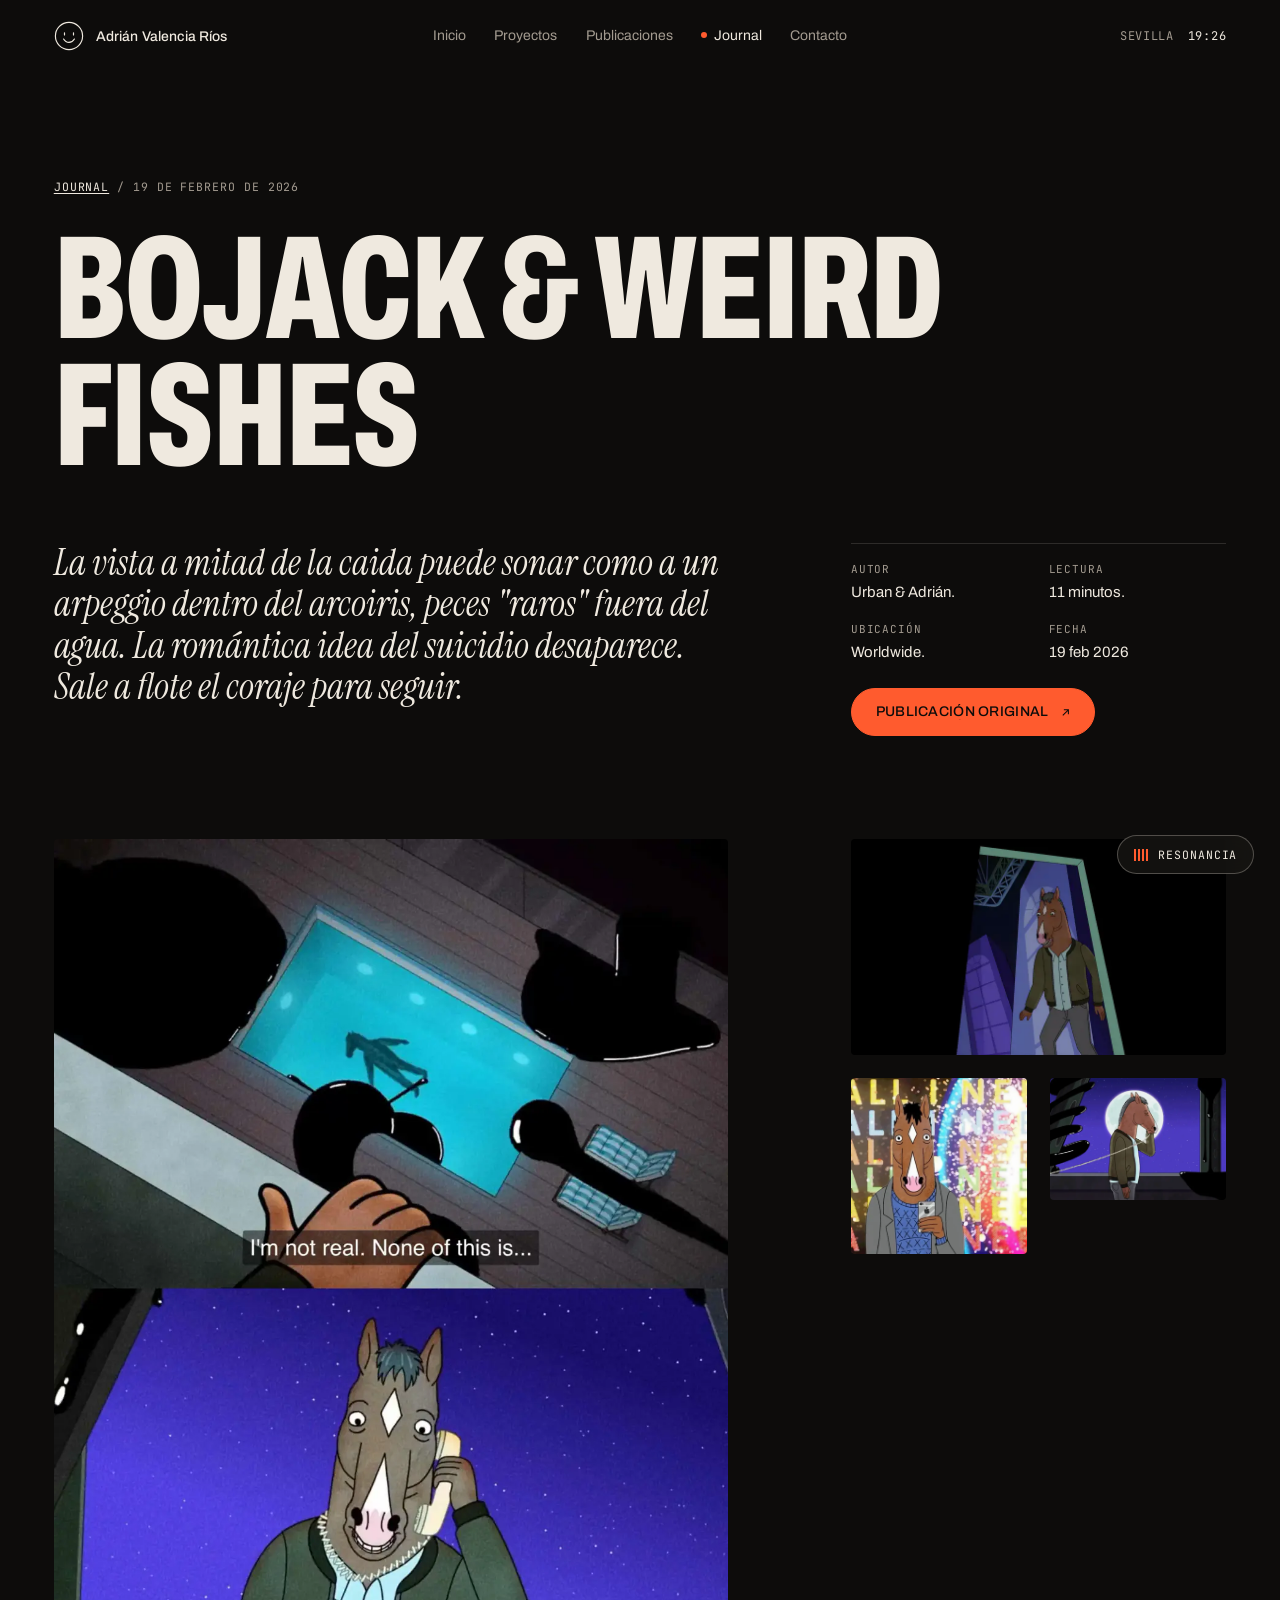
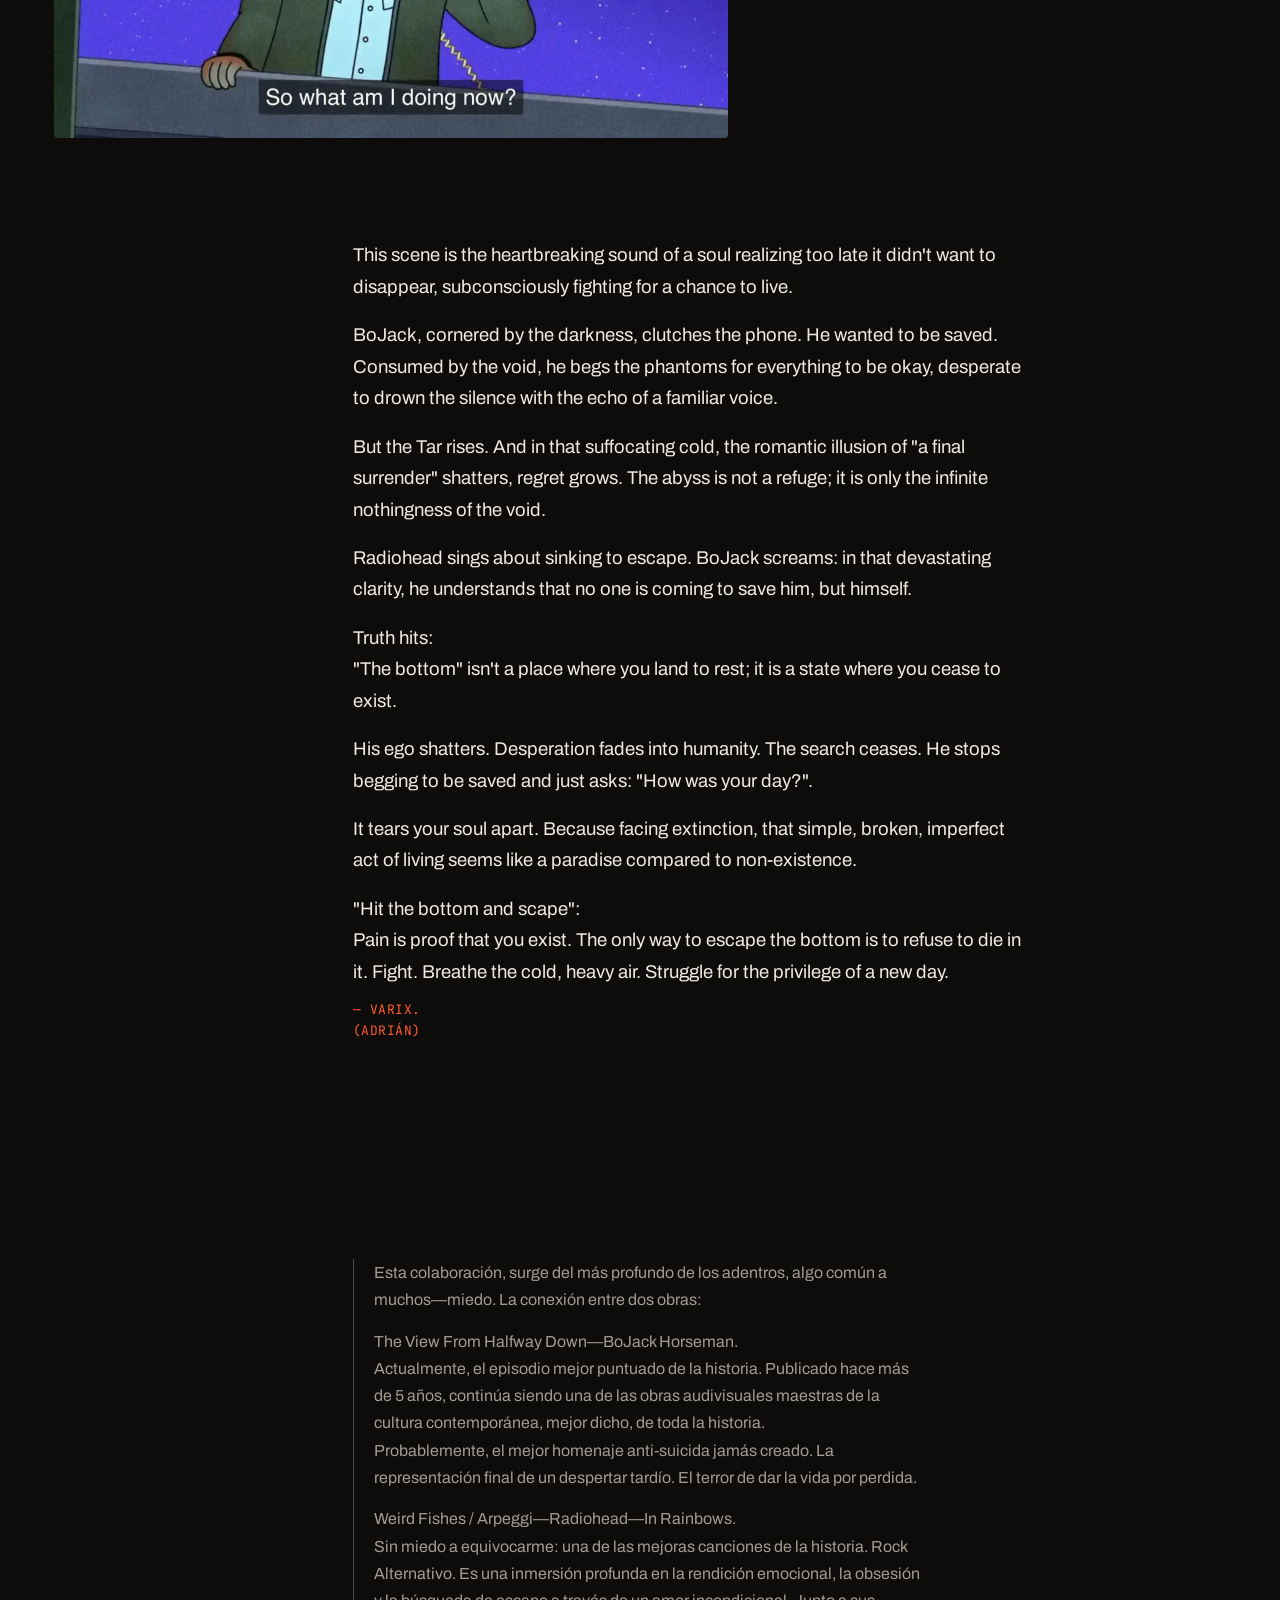
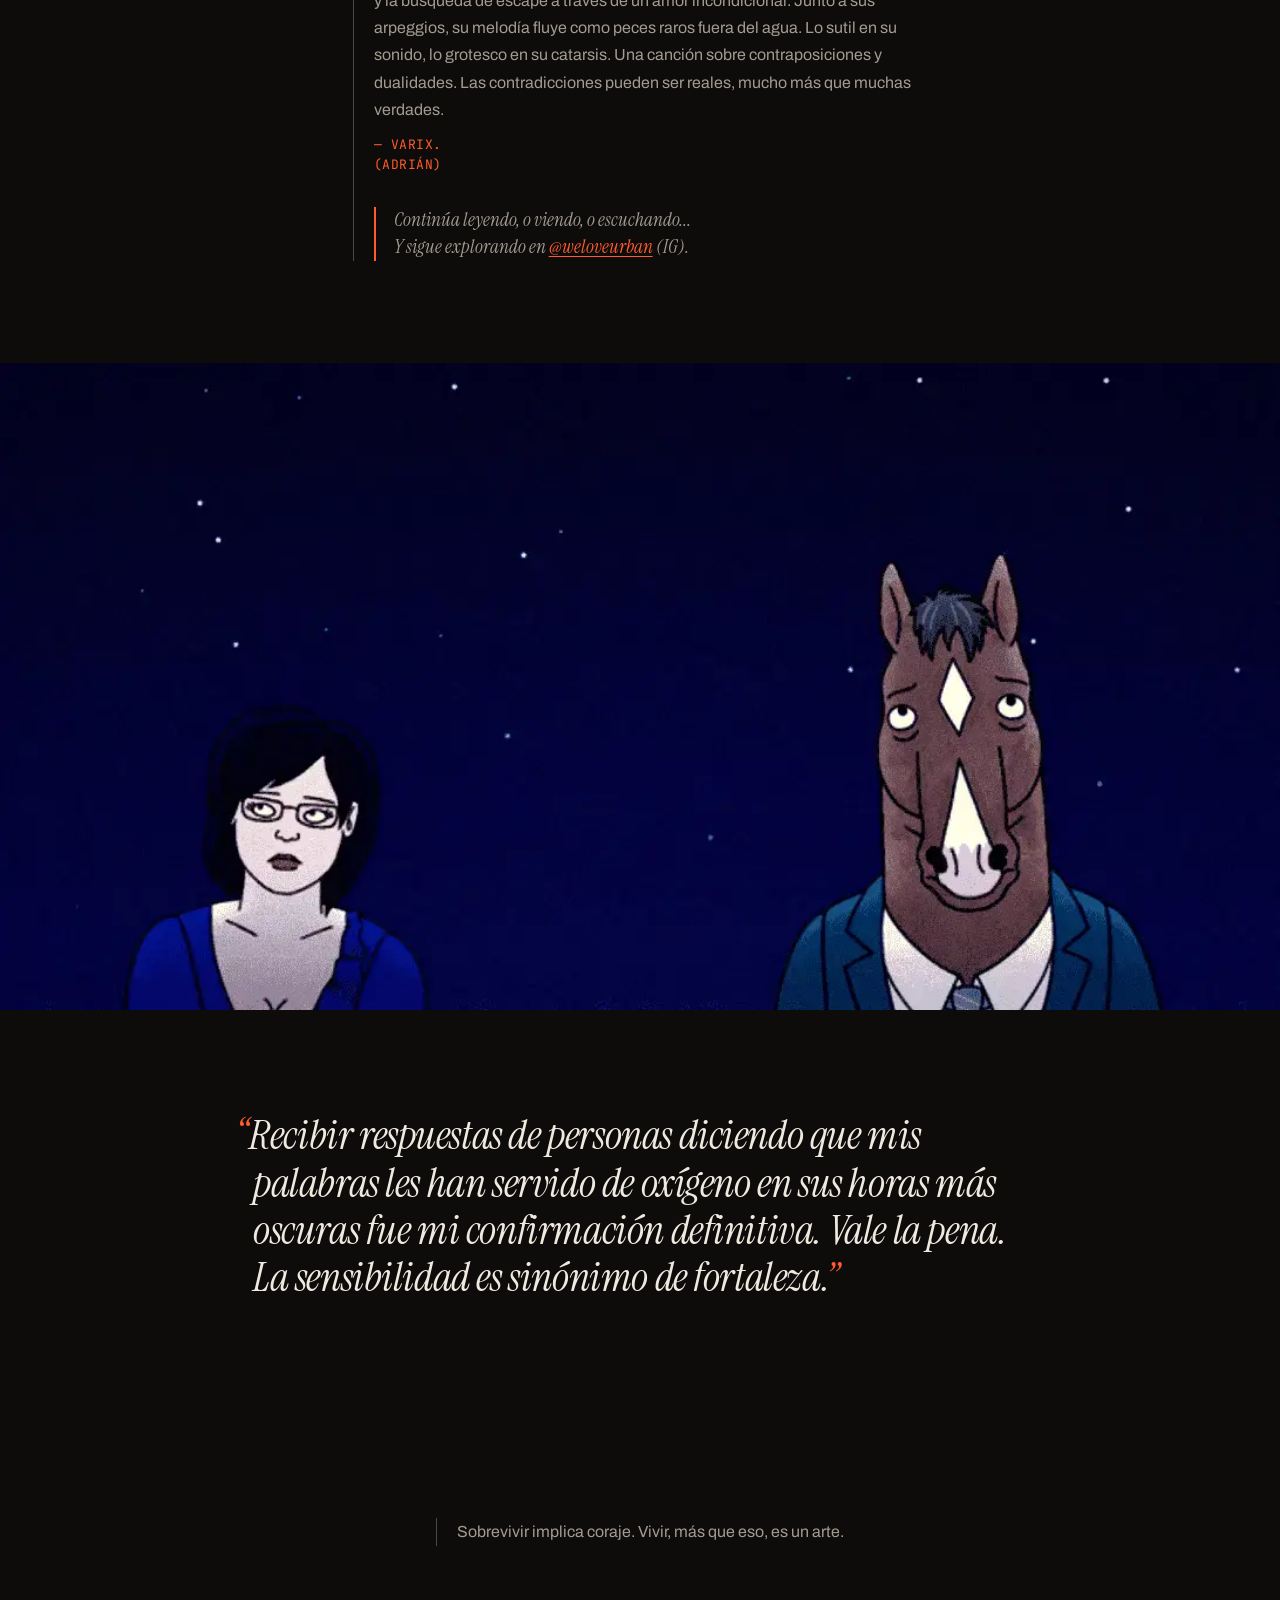
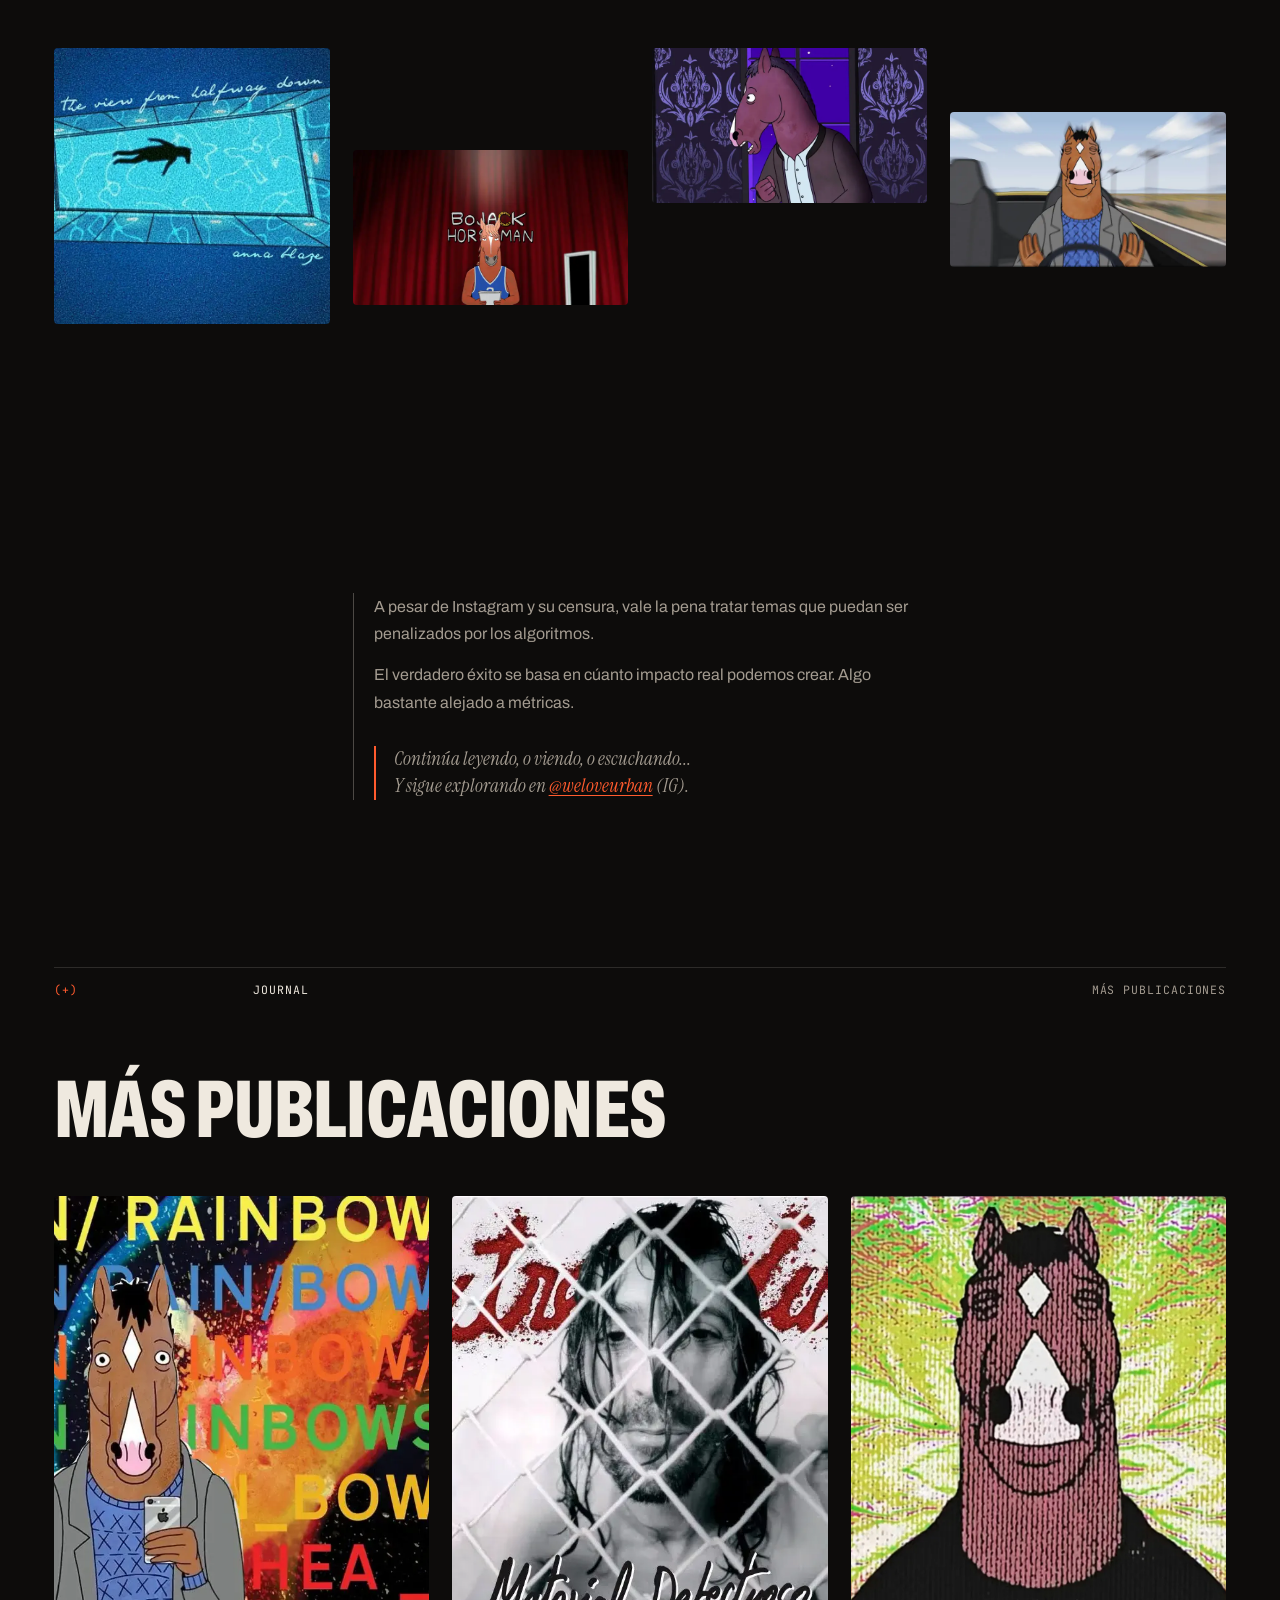
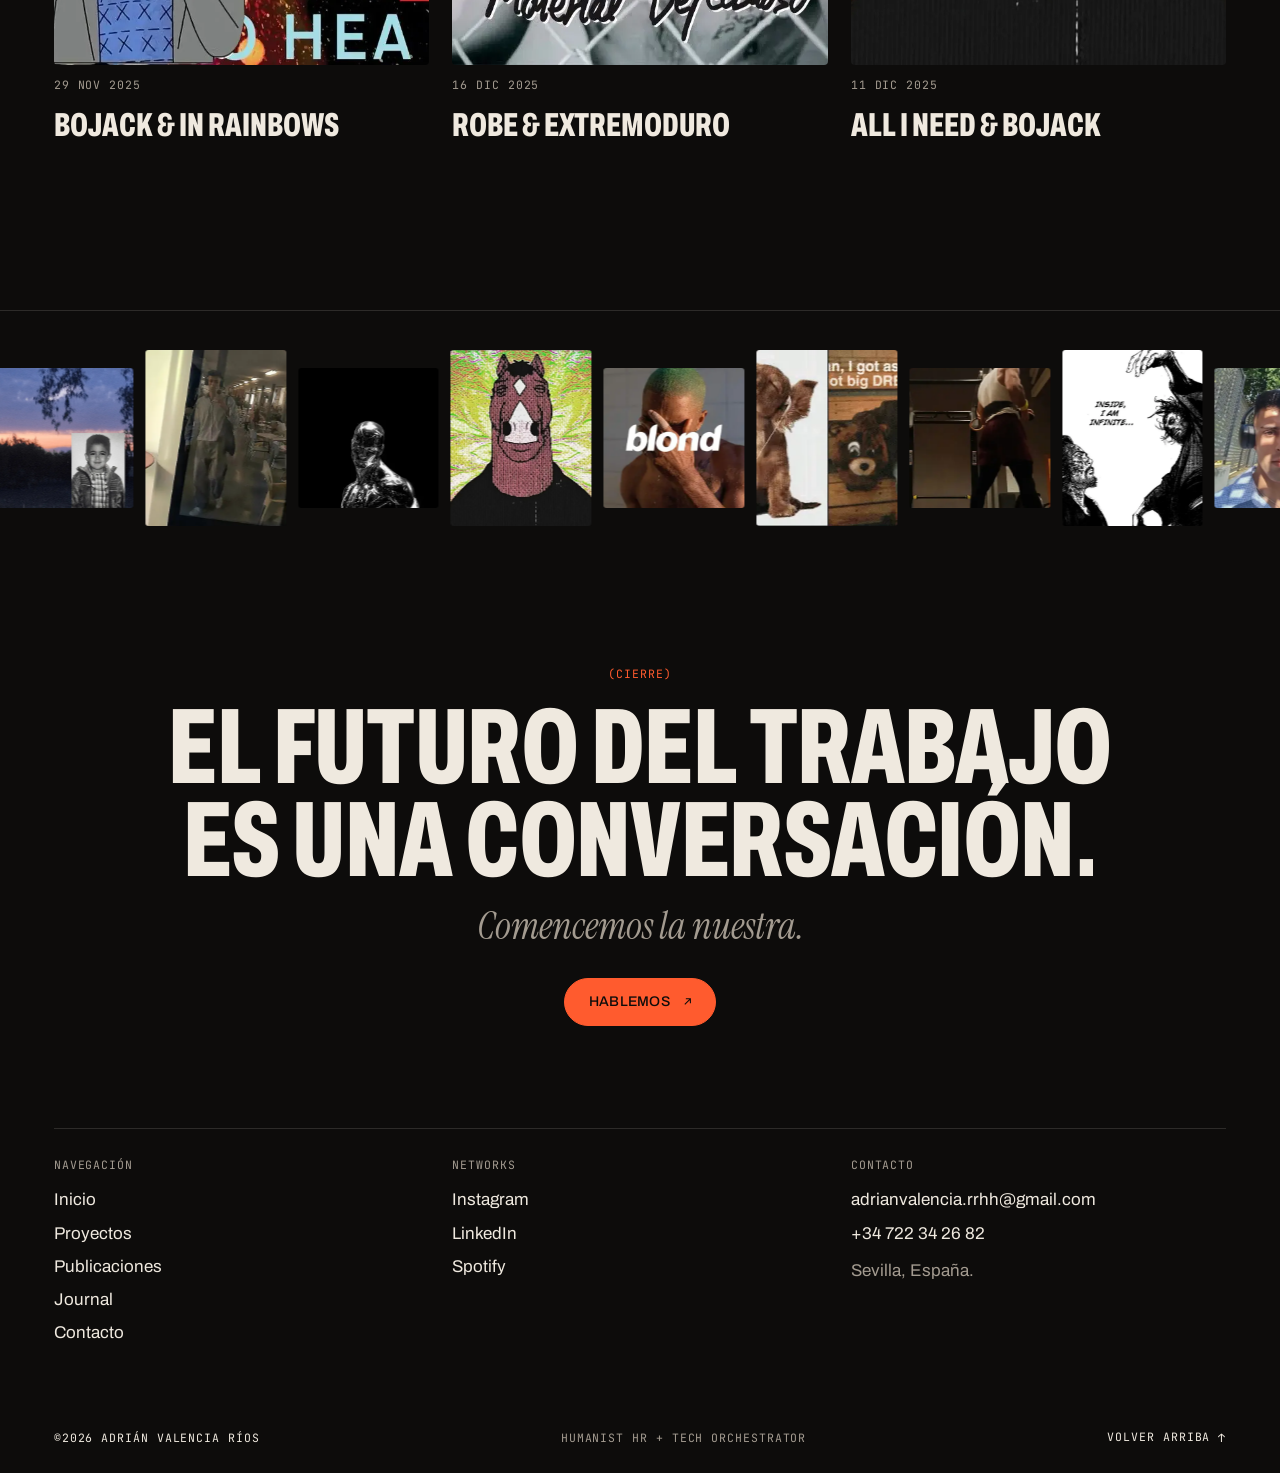
<file: article/bojack-weird-fishes/index.html>
<!doctype html><html lang="es"><head><meta charset="utf-8"><meta name="viewport" content="width=device-width,initial-scale=1">
<title>BoJack &amp; Weird Fishes — Journal — Adrián Valencia Ríos</title><meta name="description" content="La vista a mitad de la caida puede sonar como a un arpeggio dentro del arcoiris, peces &quot;raros&quot; fuera del agua. La romántica idea del suicidio desaparece. Sale a flote el coraje para seguir."><meta name="author" content="Adrián Valencia Ríos"><meta name="theme-color" content="#0d0c0b"><meta name="color-scheme" content="dark">
<link rel="canonical" href="https://adrianvalenciarrhh-rgb.github.io/adrianvalencia-personal-v2/article/bojack-weird-fishes/"><meta property="og:site_name" content="Adrián Valencia Ríos"><meta property="og:locale" content="es_ES"><meta property="og:type" content="article"><meta property="og:url" content="https://adrianvalenciarrhh-rgb.github.io/adrianvalencia-personal-v2/article/bojack-weird-fishes/"><meta property="og:title" content="BoJack &amp; Weird Fishes — Journal — Adrián Valencia Ríos"><meta property="og:description" content="La vista a mitad de la caida puede sonar como a un arpeggio dentro del arcoiris, peces &quot;raros&quot; fuera del agua. La romántica idea del suicidio desaparece. Sale a flote el coraje para seguir."><meta property="og:image" content="https://adrianvalenciarrhh-rgb.github.io/adrianvalencia-personal-v2/assets/og.jpg"><meta property="og:image:width" content="1200"><meta property="og:image:height" content="630"><meta property="og:image:alt" content="Adrián Valencia Ríos — Humanist HR + Tech Orchestrator">
<meta name="twitter:card" content="summary_large_image"><meta name="twitter:title" content="BoJack &amp; Weird Fishes — Journal — Adrián Valencia Ríos"><meta name="twitter:description" content="La vista a mitad de la caida puede sonar como a un arpeggio dentro del arcoiris, peces &quot;raros&quot; fuera del agua. La romántica idea del suicidio desaparece. Sale a flote el coraje para seguir."><meta name="twitter:image" content="https://adrianvalenciarrhh-rgb.github.io/adrianvalencia-personal-v2/assets/og.jpg">
<link rel="icon" href="../../favicon.png" type="image/png"><link rel="apple-touch-icon" href="../../apple-touch-icon.png">
<link rel="preload" href="../../assets/fonts/Archivo-var.woff2" as="font" type="font/woff2" crossorigin><link rel="preload" href="../../assets/fonts/InstrumentSerif-Italic.woff2" as="font" type="font/woff2" crossorigin>
<link rel="stylesheet" href="../../assets/style.css"><script>document.documentElement.classList.add('js')</script>
</head><body class="pg-art" id="top"><a class="skip" href="#main">Saltar al contenido</a>
<header class="hd"><div class="hd-in wrap">
<a class="brand" href="../../" aria-label="Adrián Valencia Ríos — inicio"><svg class="smile" viewBox="0 0 32 32" aria-hidden="true" focusable="false"><circle cx="16" cy="16" r="14.5"/><path d="M11.2 12.6v2.2M20.8 12.6v2.2"/><path d="M10.2 19.2c1.4 2.4 3.4 3.6 5.8 3.6s4.4-1.2 5.8-3.6"/></svg><span class="brand-t">Adrián Valencia Ríos</span></a>
<nav class="nav" aria-label="Principal"><ul><li><a href="../../"><span class="rl" data-t="Inicio"><span>Inicio</span></span></a></li><li><a href="../../work/"><span class="rl" data-t="Proyectos"><span>Proyectos</span></span></a></li><li><a href="../../gallery/"><span class="rl" data-t="Publicaciones"><span>Publicaciones</span></span></a></li><li><a href="../../article/" aria-current="page"><span class="rl" data-t="Journal"><span>Journal</span></span></a></li><li><a href="../../contact/"><span class="rl" data-t="Contacto"><span>Contacto</span></span></a></li></ul></nav>
<p class="hd-meta"><span>Sevilla</span> <time class="clock" aria-label="Hora en Sevilla">--:--</time></p>
<button class="burger" type="button" aria-expanded="false" aria-controls="menu"><span class="vh">Abrir menú</span><i></i><i></i><i></i></button></div></header>
<div class="menu" id="menu" hidden><nav aria-label="Menú móvil"><ol><li><a href="../../"><small>01</small>Inicio</a></li><li><a href="../../work/"><small>02</small>Proyectos</a></li><li><a href="../../gallery/"><small>03</small>Publicaciones</a></li><li><a href="../../article/" aria-current="page"><small>04</small>Journal</a></li><li><a href="../../contact/"><small>05</small>Contacto</a></li></ol></nav>
<div class="menu-f"><a href="mailto:adrianvalencia.rrhh@gmail.com">adrianvalencia.rrhh@gmail.com</a><div><a href="https://www.instagram.com/adrivarix11" target="_blank" rel="noopener">Instagram</a><a href="https://www.linkedin.com/in/adrianvalenciarios" target="_blank" rel="noopener">LinkedIn</a><a href="https://open.spotify.com/playlist/6QJf0xYg1cFt41ECWoVEH4" target="_blank" rel="noopener">Spotify</a></div></div></div><main id="main">
<article>
<header class="ahead wrap"><p class="eyebrow ld"><a href="../../article/">Journal</a> / 19 de febrero de 2026</p><h1 class="h-xl"><span class="ln"><span>BoJack &amp; Weird Fishes</span></span></h1>
<div class="ahead-g"><p class="dek ld" style="--d:.3s">La vista a mitad de la caida puede sonar como a un arpeggio dentro del arcoiris, peces "raros" fuera del agua. La romántica idea del suicidio desaparece. Sale a flote el coraje para seguir.</p><div class="ld" style="--d:.4s"><dl class="meta"><div><dt>Autor</dt><dd>Urban &amp; Adrián.</dd></div><div><dt>Lectura</dt><dd>11 minutos.</dd></div><div><dt>Ubicación</dt><dd>Worldwide.</dd></div><div><dt>Fecha</dt><dd>19 feb 2026</dd></div></dl><a class="btn btn-acc" href="https://www.instagram.com/p/DU7A2dEkZJT/?utm_source=ig_web_copy_link&igsh=MzRlODBiNWFlZA==" target="_blank" rel="noopener"><span class="rl" data-t="Publicación original"><span>Publicación original</span></span><svg class="ar" viewBox="0 0 16 16" aria-hidden="true"><path d="M4 12 12 4M5.5 4H12v6.5" fill="none" stroke="currentColor" stroke-width="1.5"/></svg><span class="vh"> (se abre en una pestaña nueva)</span></a></div></div></header>
<div class="wrap agal"><figure class="ag ag0" data-r><img src="../../assets/img/ZeFPhY9CE5.webp" width="1100" height="1467" alt="" fetchpriority="high" decoding="async"></figure><figure class="ag ag1" data-r><img src="../../assets/img/8eoTIiXtMn.webp" width="760" height="438" alt="" fetchpriority="high" decoding="async"></figure><figure class="ag ag2" data-r><img src="../../assets/img/hkWeJR4h2d.webp" width="748" height="748" alt="" loading="lazy" decoding="async"></figure><figure class="ag ag3" data-r><img src="../../assets/img/mSFwSZAlqW.webp" width="760" height="527" alt="" loading="lazy" decoding="async"></figure></div>
<div class="wrap abody"><div class="prose main" data-r><p>This scene is the heartbreaking sound of a soul realizing too late it didn't want to disappear, subconsciously fighting for a chance to live.</p><p>BoJack, cornered by the darkness, clutches the phone. He wanted to be saved. Consumed by the void, he begs the phantoms for everything to be okay, desperate to drown the silence with the echo of a familiar voice.</p><p>But the Tar rises. And in that suffocating cold, the romantic illusion of "a final surrender" shatters, regret grows. The abyss is not a refuge; it is only the infinite nothingness of the void.</p><p>Radiohead sings about sinking to escape. BoJack screams: in that devastating clarity, he understands that no one is coming to save him, but himself.</p><p>Truth hits:<br>"The bottom" isn't a place where you land to rest; it is a state where you cease to exist.</p><p>His ego shatters. Desperation fades into humanity. The search ceases. He stops begging to be saved and just asks: "How was your day?".</p><p>It tears your soul apart. Because facing extinction, that simple, broken, imperfect act of living seems like a paradise compared to non-existence.</p><p>"Hit the bottom and scape":<br>Pain is proof that you exist. The only way to escape the bottom is to refuse to die in it. Fight. Breathe the cold, heavy air. Struggle for the privilege of a new day.</p><p class="sig">— varix.<br>(Adrián)</p></div><div class="prose note" data-r><p>Esta colaboración, surge del más profundo de los adentros, algo común a muchos—miedo.  La conexión entre dos obras:</p><p>The View From Halfway Down—BoJack Horseman.<br>Actualmente, el episodio mejor puntuado de la historia. Publicado hace más de 5 años, continúa siendo una de las obras audivisuales maestras de la cultura contemporánea, mejor dicho, de toda la historia.<br>Probablemente, el mejor homenaje anti-suicida jamás creado. La representación final de un despertar tardío. El terror de dar la vida por perdida.</p><p>Weird Fishes / Arpeggi—Radiohead—In Rainbows.<br>Sin miedo a equivocarme: una de las mejoras canciones de la historia. Rock Alternativo. Es una inmersión profunda en la rendición emocional, la obsesión y la búsqueda de escape a través de un amor incondicional. Junto a sus arpeggios, su melodía fluye como peces raros fuera del agua. Lo sutil en su sonido, lo grotesco en su catarsis. Una canción sobre contraposiciones y dualidades. Las contradicciones pueden ser reales, mucho más que muchas verdades.</p><p class="sig">— varix.<br>(Adrián)</p><p class="outro">Continúa leyendo, o viendo, o escuchando...<br>Y sigue explorando en <a href="https://www.instagram.com/weloveurban" target="_blank" rel="noopener">@weloveurban</a> (IG).</p></div></div>
<figure class="wide" data-r><img src="../../assets/img/1sHQi2aAEj.webp" width="1092" height="552" alt="" loading="lazy" decoding="async"></figure>
<div class="wrap abody"><div class="prose pull" data-r><p>Recibir respuestas de personas diciendo que mis palabras les han servido de oxígeno en sus horas más oscuras fue mi confirmación definitiva. Vale la pena. La sensibilidad es sinónimo de fortaleza.</p></div><div class="prose note" data-r><p>Sobrevivir implica coraje. Vivir, más que eso, es un arte.</p></div></div>
<div class="wrap agal agal2"><figure class="ag ag0" data-r><img src="../../assets/img/pNzEk7jAjv.webp" width="640" height="640" alt="" loading="lazy" decoding="async"></figure><figure class="ag ag1" data-r><img src="../../assets/img/RCYrN6ZNW1.webp" width="760" height="427" alt="" loading="lazy" decoding="async"></figure><figure class="ag ag2" data-r><img src="../../assets/img/LpJKHSDVt9.webp" width="760" height="428" alt="" loading="lazy" decoding="async"></figure><figure class="ag ag3" data-r><img src="../../assets/img/gD9NJOTCo1.webp" width="760" height="428" alt="" loading="lazy" decoding="async"></figure></div>
<div class="wrap abody"><div class="prose note" data-r><p>A pesar de Instagram y su censura, vale la pena tratar temas que puedan ser penalizados por los algoritmos.</p><p>El verdadero éxito se basa en cúanto impacto real podemos crear. Algo bastante alejado a métricas.</p><p class="outro">Continúa leyendo, o viendo, o escuchando...<br>Y sigue explorando en <a href="https://www.instagram.com/weloveurban" target="_blank" rel="noopener">@weloveurban</a> (IG).</p></div></div>
</article>
<section class="sec wrap amore" aria-labelledby="am-h"><div class="sh" data-r><span>(+)</span><span>Journal</span><span class="sh-r">Más publicaciones</span></div><h2 id="am-h" class="h2" data-r>Más publicaciones</h2>
<div class="am-g"><a class="am" href="../bojack-in-rainbows/" data-r><span class="am-i"><img src="../../assets/img/4j6scaCCxh.webp" width="759" height="757" alt="" loading="lazy" decoding="async"></span><span class="eyebrow">29 nov 2025</span><span class="am-t"><span class="rl" data-t="BoJack &amp; In Rainbows"><span>BoJack &amp; In Rainbows</span></span></span></a><a class="am" href="../robe-extremoduro/" data-r><span class="am-i"><img src="../../assets/img/1WIeMXRWi4.webp" width="712" height="712" alt="" loading="lazy" decoding="async"></span><span class="eyebrow">16 dic 2025</span><span class="am-t"><span class="rl" data-t="Robe &amp; Extremoduro"><span>Robe &amp; Extremoduro</span></span></span></a><a class="am" href="../all-i-need-bojack/" data-r><span class="am-i"><img src="../../assets/img/CCKaFSMrfl.webp" width="1080" height="1344" alt="" loading="lazy" decoding="async"></span><span class="eyebrow">11 dic 2025</span><span class="am-t"><span class="rl" data-t="All I Need &amp; BoJack"><span>All I Need &amp; BoJack</span></span></span></a></div></section></main><footer class="ft">
<div class="strip" aria-hidden="true"><div class="strip-t" data-speed="22"><span class="mq-g"><span class="st-i"><img src="../../assets/img/JCHJjIOxZ1.webp" width="1080" height="1468" alt="" loading="lazy" decoding="async"></span><span class="st-i"><img src="../../assets/img/s/nRtJeVkqT6.webp" width="400" height="540" alt="" loading="lazy" decoding="async"></span><span class="st-i"><img src="../../assets/img/s/4A35Qu0QVW.webp" width="420" height="236" alt="" loading="lazy" decoding="async"></span><span class="st-i"><img src="../../assets/img/CCKaFSMrfl.webp" width="1080" height="1344" alt="" loading="lazy" decoding="async"></span><span class="st-i"><img src="../../assets/img/s/qozy7WIynz.webp" width="400" height="600" alt="" loading="lazy" decoding="async"></span><span class="st-i"><img src="../../assets/img/s/dLRgGMrvTk.webp" width="400" height="267" alt="" loading="lazy" decoding="async"></span><span class="st-i"><img src="../../assets/img/s/WZtZ3pAf5K.webp" width="400" height="639" alt="" loading="lazy" decoding="async"></span><span class="st-i"><img src="../../assets/img/u3DLyOcICf.webp" width="1080" height="1061" alt="" loading="lazy" decoding="async"></span><span class="st-i"><img src="../../assets/img/s/oa5XfXW8ft.webp" width="420" height="420" alt="" loading="lazy" decoding="async"></span></span><span class="mq-g"><span class="st-i"><img src="../../assets/img/JCHJjIOxZ1.webp" width="1080" height="1468" alt="" loading="lazy" decoding="async"></span><span class="st-i"><img src="../../assets/img/s/nRtJeVkqT6.webp" width="400" height="540" alt="" loading="lazy" decoding="async"></span><span class="st-i"><img src="../../assets/img/s/4A35Qu0QVW.webp" width="420" height="236" alt="" loading="lazy" decoding="async"></span><span class="st-i"><img src="../../assets/img/CCKaFSMrfl.webp" width="1080" height="1344" alt="" loading="lazy" decoding="async"></span><span class="st-i"><img src="../../assets/img/s/qozy7WIynz.webp" width="400" height="600" alt="" loading="lazy" decoding="async"></span><span class="st-i"><img src="../../assets/img/s/dLRgGMrvTk.webp" width="400" height="267" alt="" loading="lazy" decoding="async"></span><span class="st-i"><img src="../../assets/img/s/WZtZ3pAf5K.webp" width="400" height="639" alt="" loading="lazy" decoding="async"></span><span class="st-i"><img src="../../assets/img/u3DLyOcICf.webp" width="1080" height="1061" alt="" loading="lazy" decoding="async"></span><span class="st-i"><img src="../../assets/img/s/oa5XfXW8ft.webp" width="420" height="420" alt="" loading="lazy" decoding="async"></span></span></div></div>
<div class="wrap">
<div class="ft-close" data-r><p class="eyebrow">(Cierre)</p><p class="ft-big">El futuro del trabajo<br>es una conversación.</p><p class="ft-it">Comencemos la nuestra.</p><a class="btn btn-acc" href="../../contact/"><span class="rl" data-t="Hablemos"><span>Hablemos</span></span><svg class="ar" viewBox="0 0 16 16" aria-hidden="true"><path d="M4 12 12 4M5.5 4H12v6.5" fill="none" stroke="currentColor" stroke-width="1.5"/></svg></a></div>
<div class="ft-cols">
<div><p class="eyebrow">Navegación</p><ul><li><a href="../../"><span class="rl" data-t="Inicio"><span>Inicio</span></span></a></li><li><a href="../../work/"><span class="rl" data-t="Proyectos"><span>Proyectos</span></span></a></li><li><a href="../../gallery/"><span class="rl" data-t="Publicaciones"><span>Publicaciones</span></span></a></li><li><a href="../../article/"><span class="rl" data-t="Journal"><span>Journal</span></span></a></li><li><a href="../../contact/"><span class="rl" data-t="Contacto"><span>Contacto</span></span></a></li></ul></div>
<div><p class="eyebrow">Networks</p><ul><li><a href="https://www.instagram.com/adrivarix11" target="_blank" rel="noopener"><span class="rl" data-t="Instagram"><span>Instagram</span></span><span class="vh"> (se abre en una pestaña nueva)</span></a></li><li><a href="https://www.linkedin.com/in/adrianvalenciarios" target="_blank" rel="noopener"><span class="rl" data-t="LinkedIn"><span>LinkedIn</span></span><span class="vh"> (se abre en una pestaña nueva)</span></a></li><li><a href="https://open.spotify.com/playlist/6QJf0xYg1cFt41ECWoVEH4" target="_blank" rel="noopener"><span class="rl" data-t="Spotify"><span>Spotify</span></span><span class="vh"> (se abre en una pestaña nueva)</span></a></li></ul></div>
<div><p class="eyebrow">Contacto</p><ul><li><a href="mailto:adrianvalencia.rrhh@gmail.com"><span class="rl sm" data-t="adrianvalencia.rrhh@gmail.com"><span>adrianvalencia.rrhh@gmail.com</span></span></a></li><li><a href="tel:+34722342682"><span class="rl" data-t="+34 722 34 26 82"><span>+34 722 34 26 82</span></span></a></li><li><span class="mute">Sevilla, España.</span></li></ul></div>
</div>
<div class="ft-bot"><span>©2026 Adrián Valencia Ríos</span><span class="mute">Humanist HR + Tech Orchestrator</span><a href="#top" class="totop"><span class="rl" data-t="Volver arriba"><span>Volver arriba</span></span> ↑</a></div>
</div></footer><div class="sp"><button class="sp-b" type="button" aria-expanded="false" aria-controls="sp-panel"><span class="eq" aria-hidden="true"><i></i><i></i><i></i><i></i></span><span class="sp-l">Resonancia</span><span class="vh">: abrir playlist de Spotify</span></button>
<div class="sp-panel" id="sp-panel" hidden data-src="https://open.spotify.com/embed/playlist/6QJf0xYg1cFt41ECWoVEH4?theme=0"><div class="sp-h"><span>Playlist varix — Spotify</span><a href="https://open.spotify.com/playlist/6QJf0xYg1cFt41ECWoVEH4" target="_blank" rel="noopener">Abrir ↗<span class="vh"> (se abre en una pestaña nueva)</span></a></div><div class="sp-f"></div></div></div><script src="../../assets/site.js" defer></script></body></html>
</file>
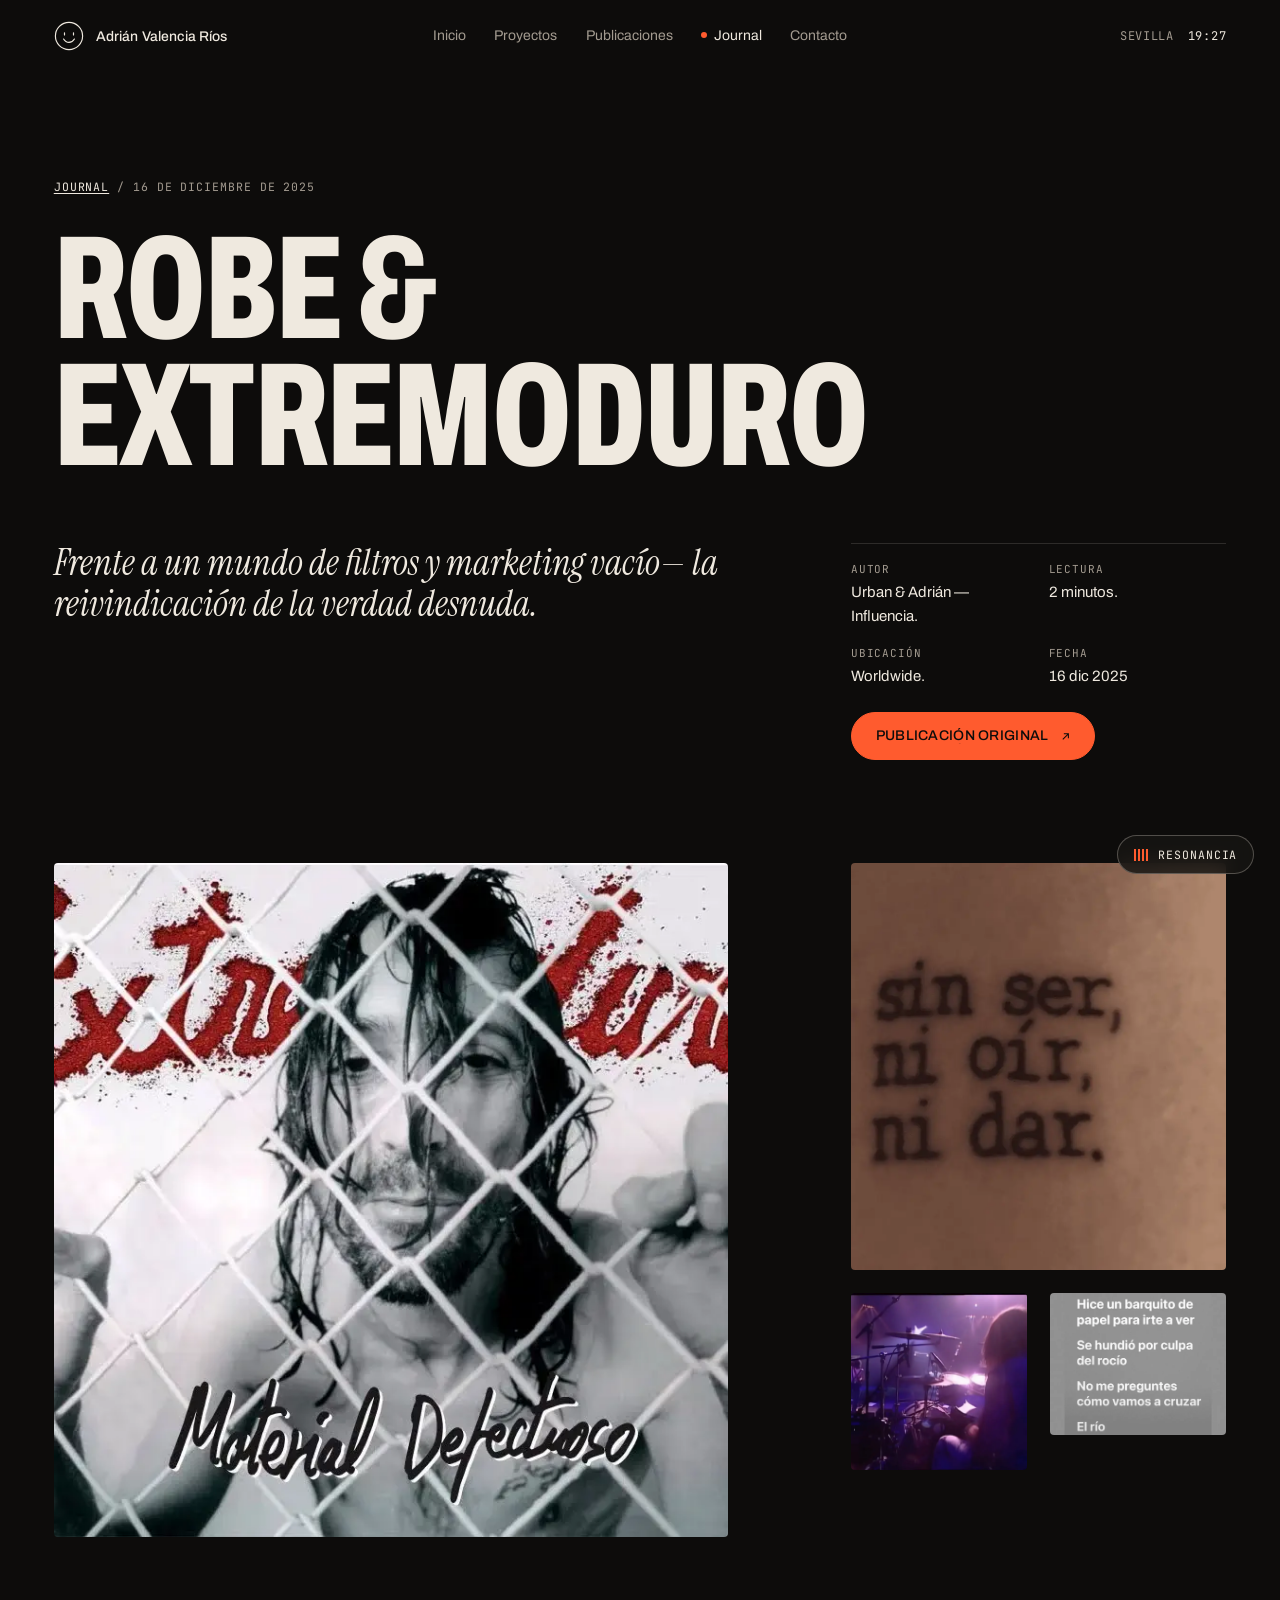
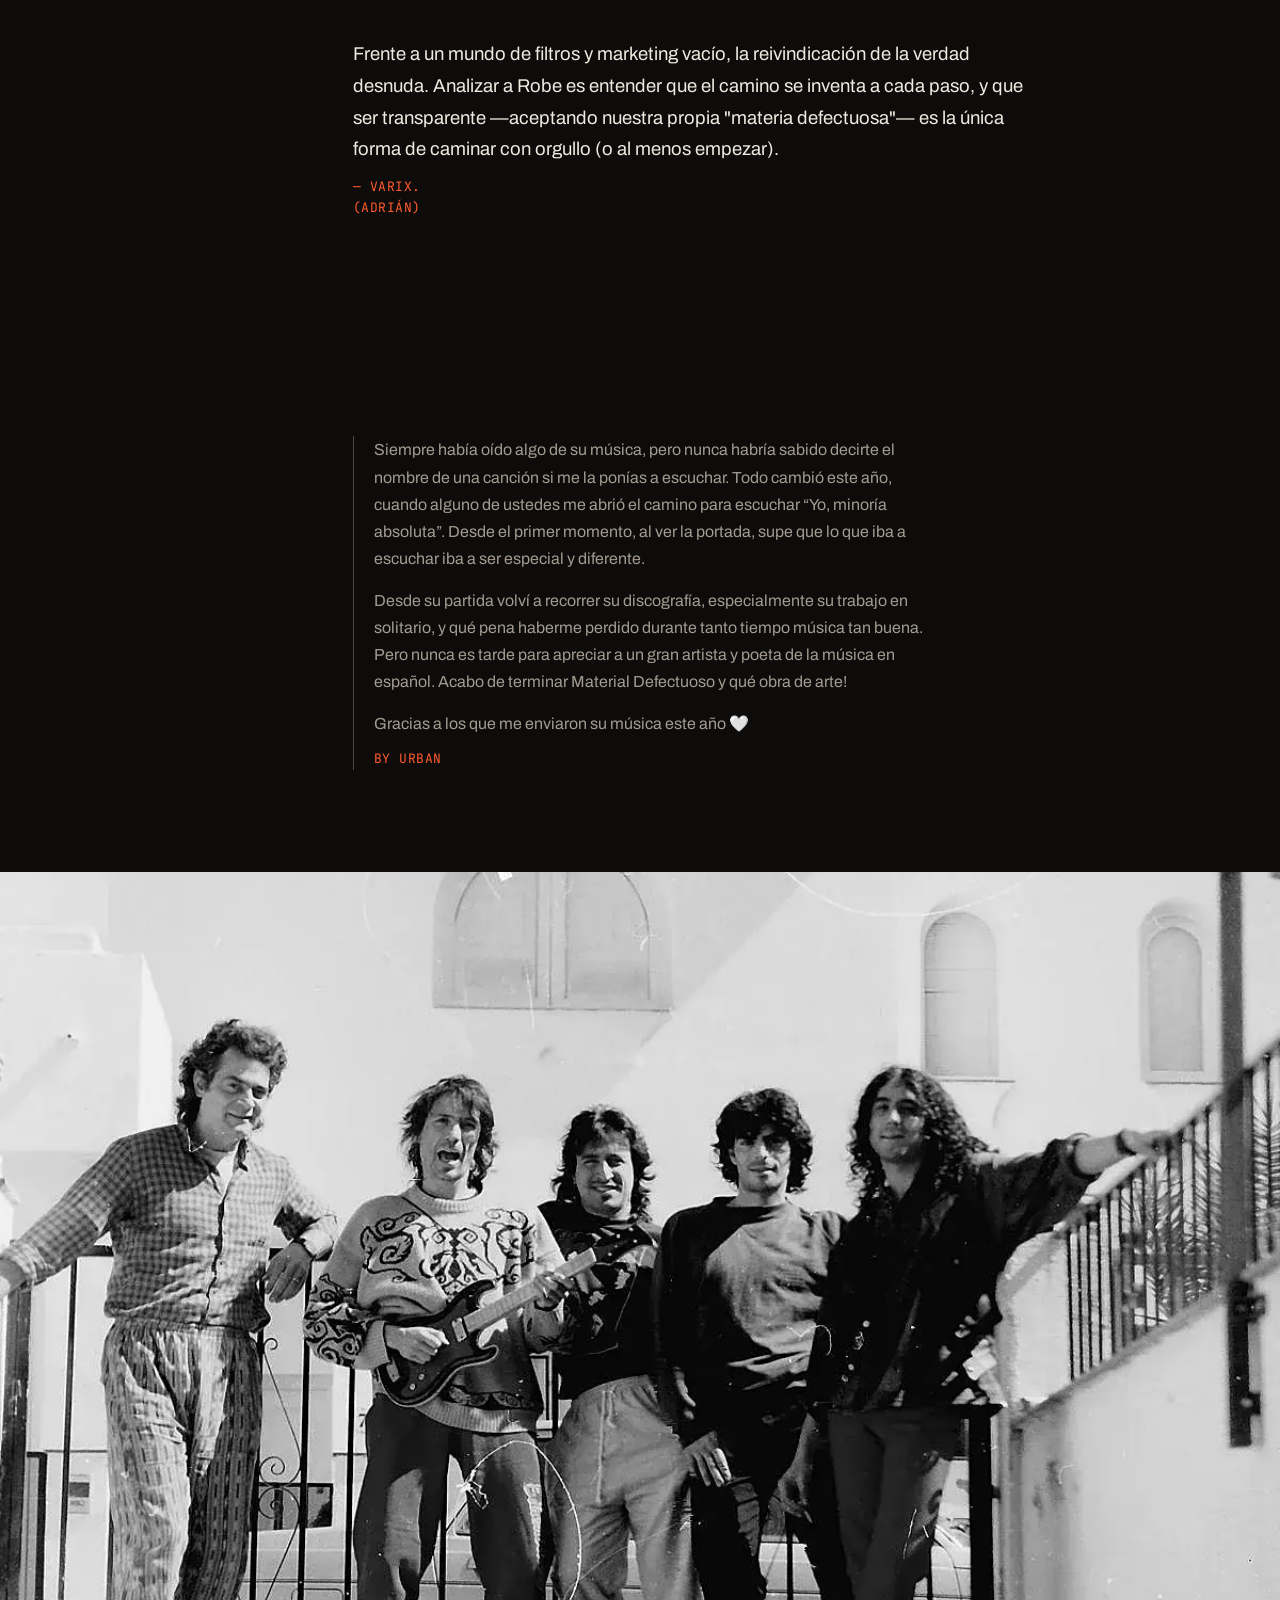
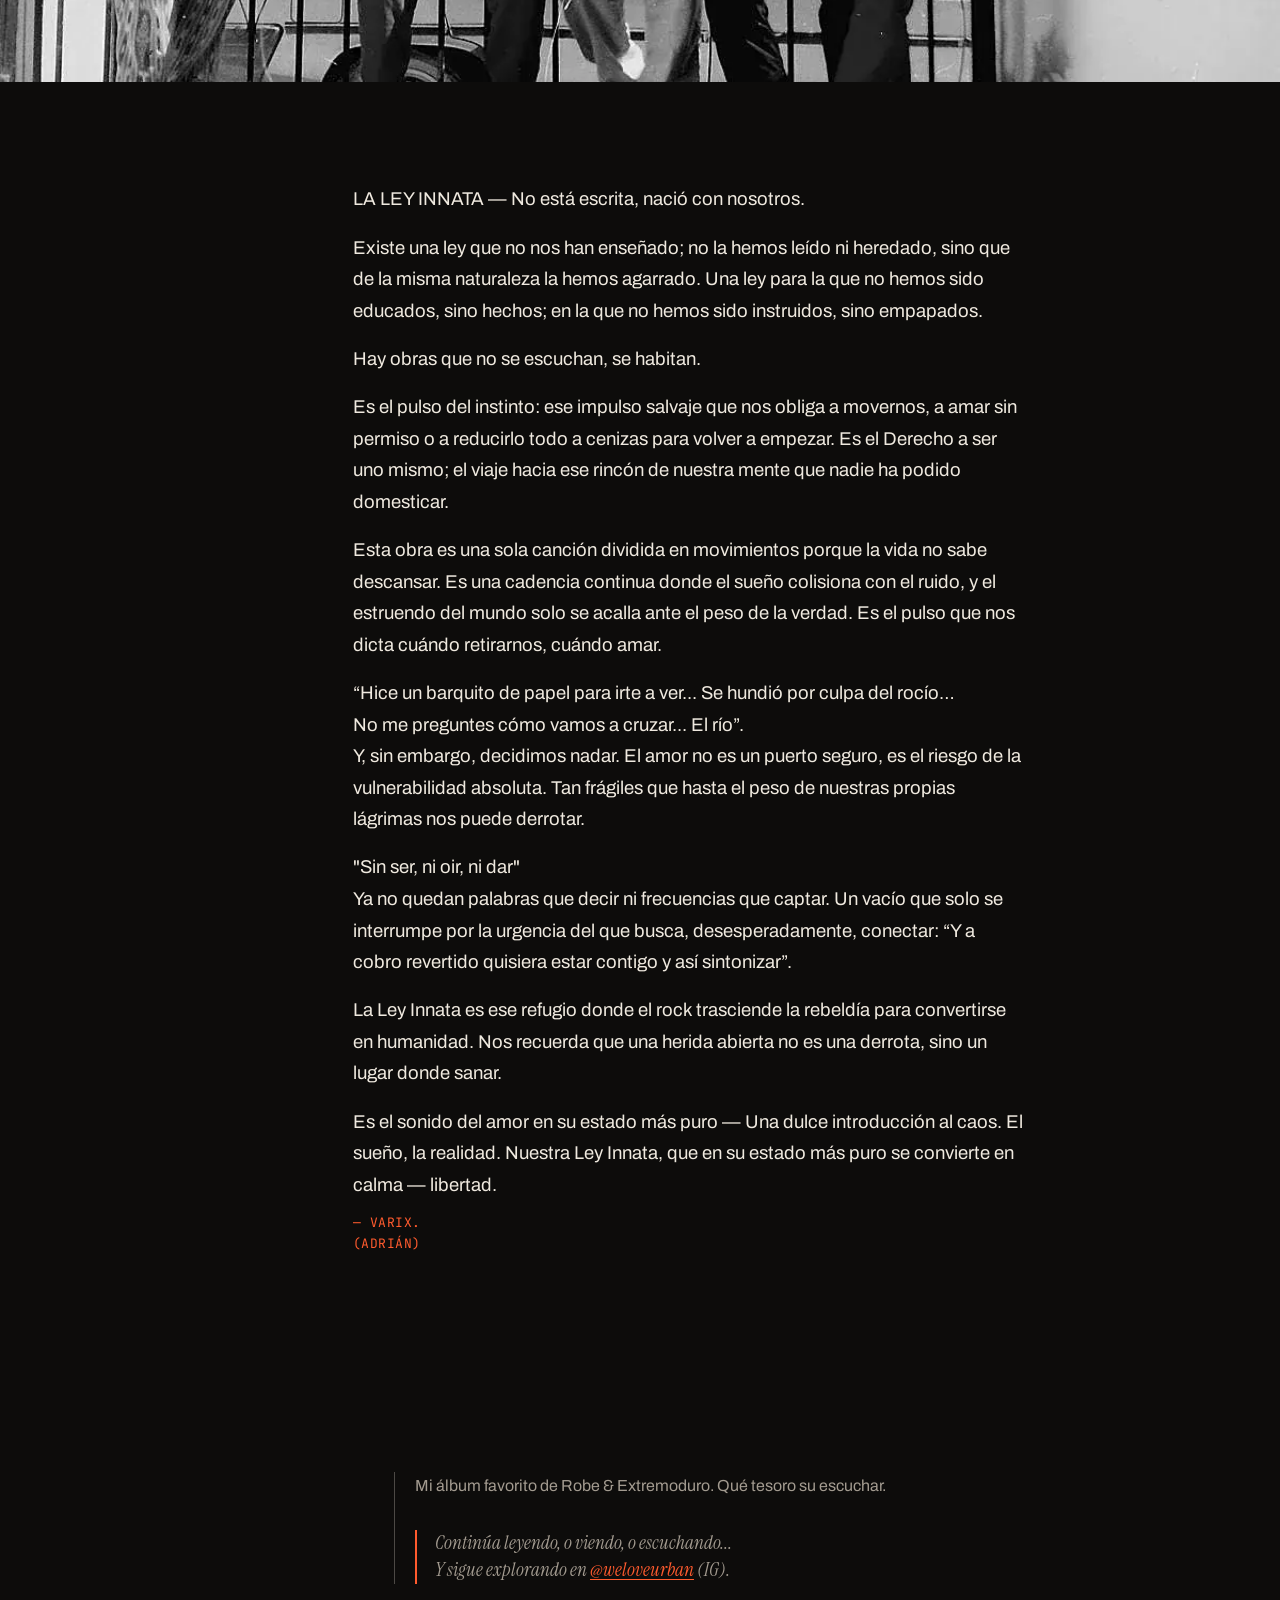
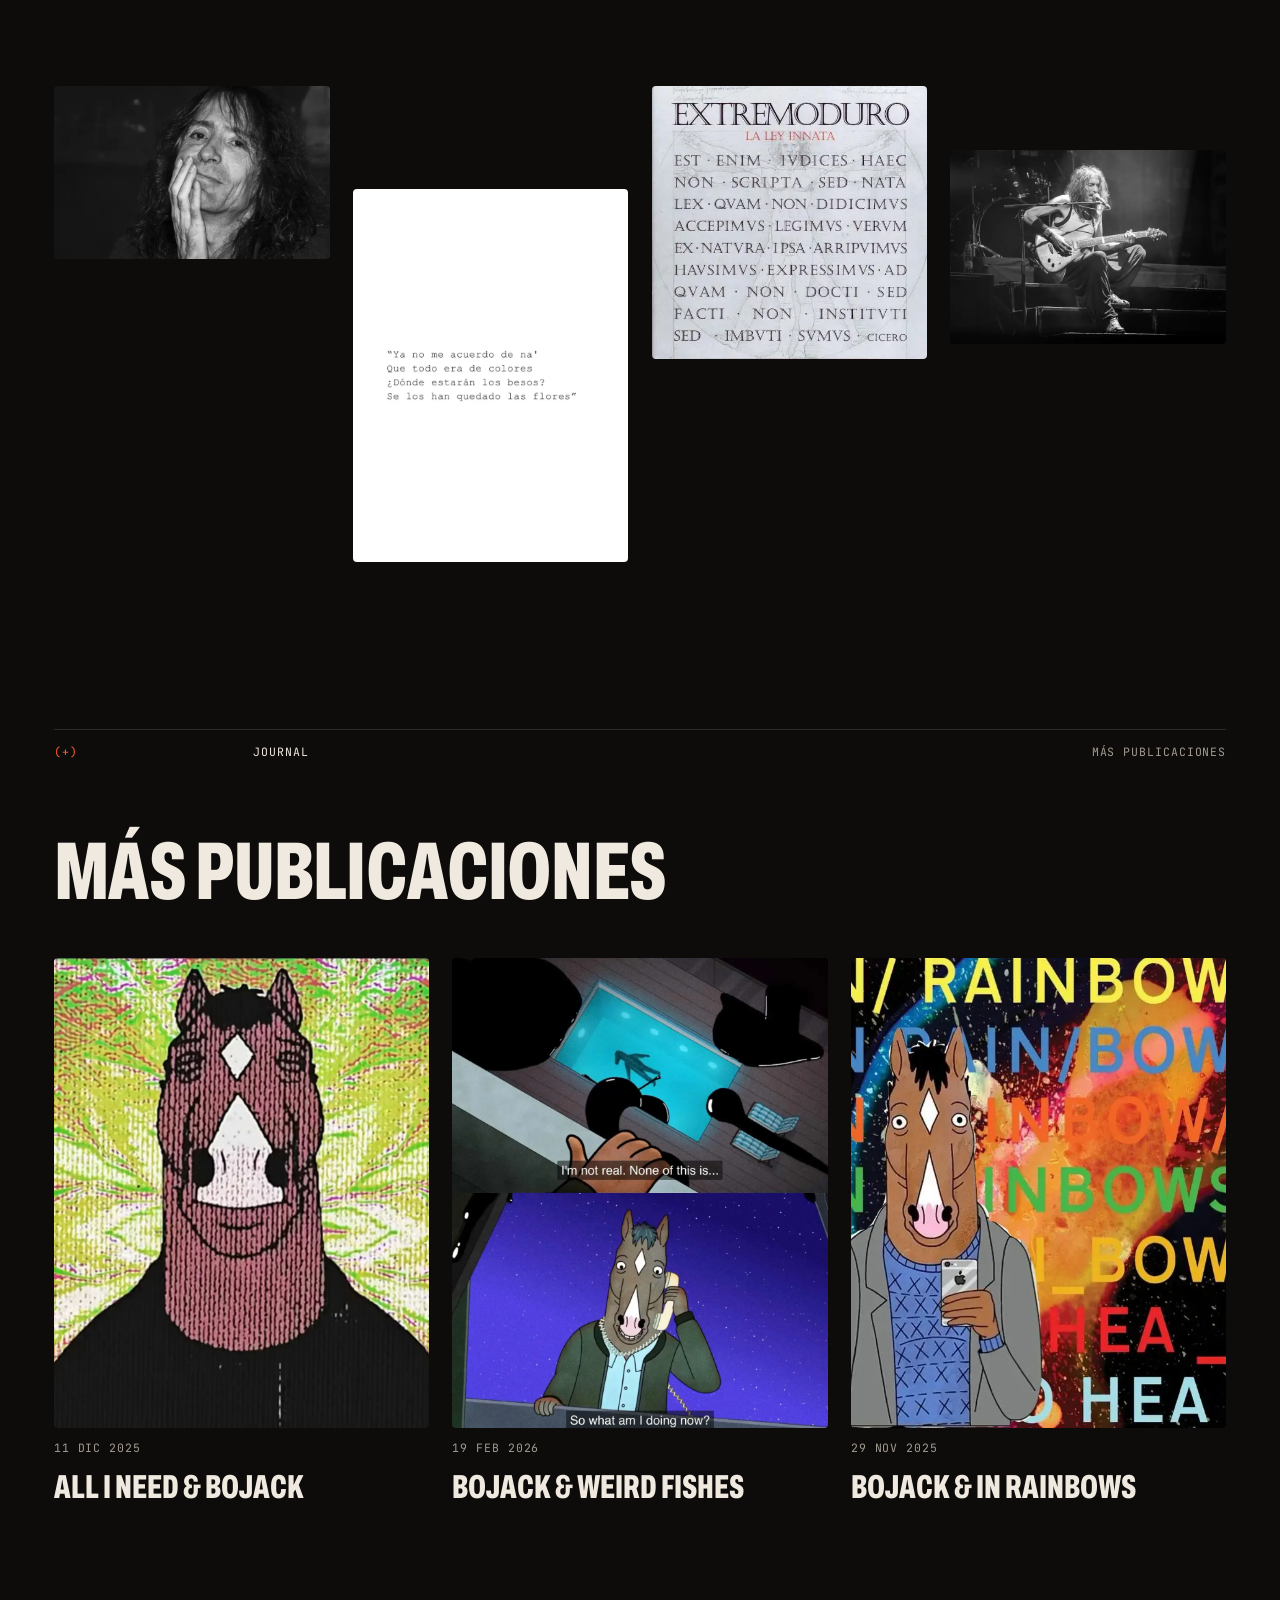
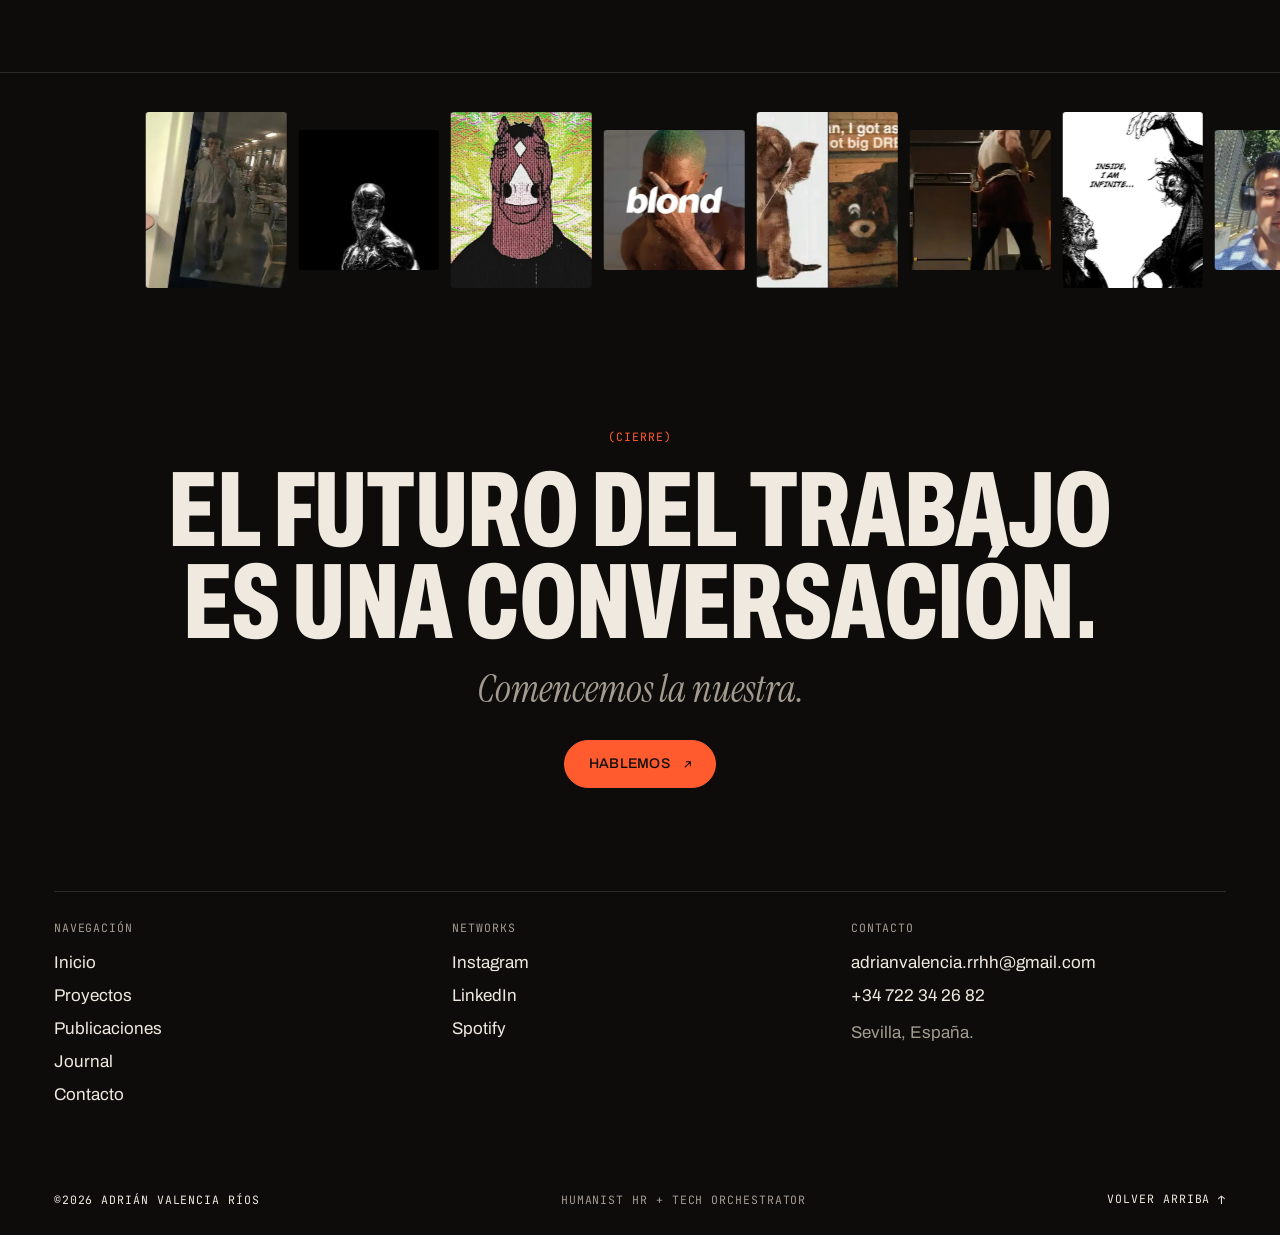
<file: article/robe-extremoduro/index.html>
<!doctype html><html lang="es"><head><meta charset="utf-8"><meta name="viewport" content="width=device-width,initial-scale=1">
<title>Robe &amp; Extremoduro — Journal — Adrián Valencia Ríos</title><meta name="description" content="Frente a un mundo de filtros y marketing vacío— la reivindicación de la verdad desnuda."><meta name="author" content="Adrián Valencia Ríos"><meta name="theme-color" content="#0d0c0b"><meta name="color-scheme" content="dark">
<link rel="canonical" href="https://adrianvalenciarrhh-rgb.github.io/adrianvalencia-personal-v2/article/robe-extremoduro/"><meta property="og:site_name" content="Adrián Valencia Ríos"><meta property="og:locale" content="es_ES"><meta property="og:type" content="article"><meta property="og:url" content="https://adrianvalenciarrhh-rgb.github.io/adrianvalencia-personal-v2/article/robe-extremoduro/"><meta property="og:title" content="Robe &amp; Extremoduro — Journal — Adrián Valencia Ríos"><meta property="og:description" content="Frente a un mundo de filtros y marketing vacío— la reivindicación de la verdad desnuda."><meta property="og:image" content="https://adrianvalenciarrhh-rgb.github.io/adrianvalencia-personal-v2/assets/og.jpg"><meta property="og:image:width" content="1200"><meta property="og:image:height" content="630"><meta property="og:image:alt" content="Adrián Valencia Ríos — Humanist HR + Tech Orchestrator">
<meta name="twitter:card" content="summary_large_image"><meta name="twitter:title" content="Robe &amp; Extremoduro — Journal — Adrián Valencia Ríos"><meta name="twitter:description" content="Frente a un mundo de filtros y marketing vacío— la reivindicación de la verdad desnuda."><meta name="twitter:image" content="https://adrianvalenciarrhh-rgb.github.io/adrianvalencia-personal-v2/assets/og.jpg">
<link rel="icon" href="../../favicon.png" type="image/png"><link rel="apple-touch-icon" href="../../apple-touch-icon.png">
<link rel="preload" href="../../assets/fonts/Archivo-var.woff2" as="font" type="font/woff2" crossorigin><link rel="preload" href="../../assets/fonts/InstrumentSerif-Italic.woff2" as="font" type="font/woff2" crossorigin>
<link rel="stylesheet" href="../../assets/style.css"><script>document.documentElement.classList.add('js')</script>
</head><body class="pg-art" id="top"><a class="skip" href="#main">Saltar al contenido</a>
<header class="hd"><div class="hd-in wrap">
<a class="brand" href="../../" aria-label="Adrián Valencia Ríos — inicio"><svg class="smile" viewBox="0 0 32 32" aria-hidden="true" focusable="false"><circle cx="16" cy="16" r="14.5"/><path d="M11.2 12.6v2.2M20.8 12.6v2.2"/><path d="M10.2 19.2c1.4 2.4 3.4 3.6 5.8 3.6s4.4-1.2 5.8-3.6"/></svg><span class="brand-t">Adrián Valencia Ríos</span></a>
<nav class="nav" aria-label="Principal"><ul><li><a href="../../"><span class="rl" data-t="Inicio"><span>Inicio</span></span></a></li><li><a href="../../work/"><span class="rl" data-t="Proyectos"><span>Proyectos</span></span></a></li><li><a href="../../gallery/"><span class="rl" data-t="Publicaciones"><span>Publicaciones</span></span></a></li><li><a href="../../article/" aria-current="page"><span class="rl" data-t="Journal"><span>Journal</span></span></a></li><li><a href="../../contact/"><span class="rl" data-t="Contacto"><span>Contacto</span></span></a></li></ul></nav>
<p class="hd-meta"><span>Sevilla</span> <time class="clock" aria-label="Hora en Sevilla">--:--</time></p>
<button class="burger" type="button" aria-expanded="false" aria-controls="menu"><span class="vh">Abrir menú</span><i></i><i></i><i></i></button></div></header>
<div class="menu" id="menu" hidden><nav aria-label="Menú móvil"><ol><li><a href="../../"><small>01</small>Inicio</a></li><li><a href="../../work/"><small>02</small>Proyectos</a></li><li><a href="../../gallery/"><small>03</small>Publicaciones</a></li><li><a href="../../article/" aria-current="page"><small>04</small>Journal</a></li><li><a href="../../contact/"><small>05</small>Contacto</a></li></ol></nav>
<div class="menu-f"><a href="mailto:adrianvalencia.rrhh@gmail.com">adrianvalencia.rrhh@gmail.com</a><div><a href="https://www.instagram.com/adrivarix11" target="_blank" rel="noopener">Instagram</a><a href="https://www.linkedin.com/in/adrianvalenciarios" target="_blank" rel="noopener">LinkedIn</a><a href="https://open.spotify.com/playlist/6QJf0xYg1cFt41ECWoVEH4" target="_blank" rel="noopener">Spotify</a></div></div></div><main id="main">
<article>
<header class="ahead wrap"><p class="eyebrow ld"><a href="../../article/">Journal</a> / 16 de diciembre de 2025</p><h1 class="h-xl"><span class="ln"><span>Robe &amp; Extremoduro</span></span></h1>
<div class="ahead-g"><p class="dek ld" style="--d:.3s">Frente a un mundo de filtros y marketing vacío— la reivindicación de la verdad desnuda.</p><div class="ld" style="--d:.4s"><dl class="meta"><div><dt>Autor</dt><dd>Urban &amp; Adrián — Influencia.</dd></div><div><dt>Lectura</dt><dd>2 minutos.</dd></div><div><dt>Ubicación</dt><dd>Worldwide.</dd></div><div><dt>Fecha</dt><dd>16 dic 2025</dd></div></dl><a class="btn btn-acc" href="https://www.instagram.com/p/DSV0WeQkWV-/?igsh=eXpkejhyYWY1emo0" target="_blank" rel="noopener"><span class="rl" data-t="Publicación original"><span>Publicación original</span></span><svg class="ar" viewBox="0 0 16 16" aria-hidden="true"><path d="M4 12 12 4M5.5 4H12v6.5" fill="none" stroke="currentColor" stroke-width="1.5"/></svg><span class="vh"> (se abre en una pestaña nueva)</span></a></div></div></header>
<div class="wrap agal"><figure class="ag ag0" data-r><img src="../../assets/img/1WIeMXRWi4.webp" width="712" height="712" alt="" fetchpriority="high" decoding="async"></figure><figure class="ag ag1" data-r><img src="../../assets/img/4bPWWRKiLO.webp" width="760" height="825" alt="" fetchpriority="high" decoding="async"></figure><figure class="ag ag2" data-r><img src="../../assets/img/JtATQuoUr6.webp" width="720" height="720" alt="" loading="lazy" decoding="async"></figure><figure class="ag ag3" data-r><img src="../../assets/img/jafOCgmXvK.webp" width="760" height="611" alt="" loading="lazy" decoding="async"></figure></div>
<div class="wrap abody"><div class="prose main" data-r><p>Frente a un mundo de filtros y marketing vacío, la reivindicación de la verdad desnuda. Analizar a Robe es entender que el camino se inventa a cada paso, y que ser transparente —aceptando nuestra propia "materia defectuosa"— es la única forma de caminar con orgullo (o al menos empezar).</p><p class="sig">— varix.<br>(Adrián)</p></div><div class="prose note" data-r><p>Siempre había oído algo de su música, pero nunca habría sabido decirte el nombre de una canción si me la ponías a escuchar. Todo cambió este año, cuando alguno de ustedes me abrió el camino para escuchar “Yo, minoría absoluta”. Desde el primer momento, al ver la portada, supe que lo que iba a escuchar iba a ser especial y diferente.</p><p>Desde su partida volví a recorrer su discografía, especialmente su trabajo en solitario, y qué pena haberme perdido durante tanto tiempo música tan buena. Pero nunca es tarde para apreciar a un gran artista y poeta de la música en español. Acabo de terminar Material Defectuoso y qué obra de arte!</p><p>Gracias a los que me enviaron su música este año 🤍</p><p class="sig">By Urban</p></div></div>
<figure class="wide" data-r><img src="../../assets/img/x3bo01APKU.webp" width="1200" height="840" alt="" loading="lazy" decoding="async"></figure>
<div class="wrap abody"><div class="prose main" data-r><p>LA LEY INNATA — No está escrita, nació con nosotros.</p><p>Existe una ley que no nos han enseñado; no la hemos leído ni heredado, sino que de la misma naturaleza la hemos agarrado. Una ley para la que no hemos sido educados, sino hechos; en la que no hemos sido instruidos, sino empapados.</p><p>Hay obras que no se escuchan, se habitan.</p><p>Es el pulso del instinto: ese impulso salvaje que nos obliga a movernos, a amar sin permiso o a reducirlo todo a cenizas para volver a empezar. Es el Derecho a ser uno mismo; el viaje hacia ese rincón de nuestra mente que nadie ha podido domesticar.</p><p>Esta obra es una sola canción dividida en movimientos porque la vida no sabe descansar. Es una cadencia continua donde el sueño colisiona con el ruido, y el estruendo del mundo solo se acalla ante el peso de la verdad. Es el pulso que nos dicta cuándo retirarnos, cuándo amar.</p><p>“Hice un barquito de papel para irte a ver... Se hundió por culpa del rocío…<br>No me preguntes cómo vamos a cruzar... El río”.<br>Y, sin embargo, decidimos nadar. El amor no es un puerto seguro, es el riesgo de la vulnerabilidad absoluta. Tan frágiles que hasta el peso de nuestras propias lágrimas nos puede derrotar.</p><p>"Sin ser, ni oir, ni dar"<br>Ya no quedan palabras que decir ni frecuencias que captar. Un vacío que solo se interrumpe por la urgencia del que busca, desesperadamente, conectar: “Y a cobro revertido quisiera estar contigo y así sintonizar”.</p><p>La Ley Innata es ese refugio donde el rock trasciende la rebeldía para convertirse en humanidad. Nos recuerda que una herida abierta no es una derrota, sino un lugar donde sanar.</p><p>Es el sonido del amor en su estado más puro — Una dulce introducción al caos. El sueño, la realidad. Nuestra Ley Innata, que en su estado más puro se convierte en calma — libertad.</p><p class="sig">— varix.<br>(Adrián)</p></div><div class="prose note" data-r><p>Mi álbum favorito de Robe &amp; Extremoduro. Qué tesoro su escuchar.</p><p class="outro">Continúa leyendo, o viendo, o escuchando...<br>Y sigue explorando en <a href="https://www.instagram.com/weloveurban" target="_blank" rel="noopener">@weloveurban</a> (IG).</p></div></div>
<div class="wrap agal agal2"><figure class="ag ag0" data-r><img src="../../assets/img/wTHKfUlVFT.webp" width="760" height="475" alt="" loading="lazy" decoding="async"></figure><figure class="ag ag1" data-r><img src="../../assets/img/wUW7ttonlp.webp" width="760" height="1030" alt="" loading="lazy" decoding="async"></figure><figure class="ag ag2" data-r><img src="../../assets/img/ZW3CdFZNIE.webp" width="500" height="495" alt="" loading="lazy" decoding="async"></figure><figure class="ag ag3" data-r><img src="../../assets/img/jZO7mcglXK.webp" width="760" height="534" alt="" loading="lazy" decoding="async"></figure></div>

</article>
<section class="sec wrap amore" aria-labelledby="am-h"><div class="sh" data-r><span>(+)</span><span>Journal</span><span class="sh-r">Más publicaciones</span></div><h2 id="am-h" class="h2" data-r>Más publicaciones</h2>
<div class="am-g"><a class="am" href="../all-i-need-bojack/" data-r><span class="am-i"><img src="../../assets/img/CCKaFSMrfl.webp" width="1080" height="1344" alt="" loading="lazy" decoding="async"></span><span class="eyebrow">11 dic 2025</span><span class="am-t"><span class="rl" data-t="All I Need &amp; BoJack"><span>All I Need &amp; BoJack</span></span></span></a><a class="am" href="../bojack-weird-fishes/" data-r><span class="am-i"><img src="../../assets/img/ZeFPhY9CE5.webp" width="1100" height="1467" alt="" loading="lazy" decoding="async"></span><span class="eyebrow">19 feb 2026</span><span class="am-t"><span class="rl" data-t="BoJack &amp; Weird Fishes"><span>BoJack &amp; Weird Fishes</span></span></span></a><a class="am" href="../bojack-in-rainbows/" data-r><span class="am-i"><img src="../../assets/img/4j6scaCCxh.webp" width="759" height="757" alt="" loading="lazy" decoding="async"></span><span class="eyebrow">29 nov 2025</span><span class="am-t"><span class="rl" data-t="BoJack &amp; In Rainbows"><span>BoJack &amp; In Rainbows</span></span></span></a></div></section></main><footer class="ft">
<div class="strip" aria-hidden="true"><div class="strip-t" data-speed="22"><span class="mq-g"><span class="st-i"><img src="../../assets/img/JCHJjIOxZ1.webp" width="1080" height="1468" alt="" loading="lazy" decoding="async"></span><span class="st-i"><img src="../../assets/img/s/nRtJeVkqT6.webp" width="400" height="540" alt="" loading="lazy" decoding="async"></span><span class="st-i"><img src="../../assets/img/s/4A35Qu0QVW.webp" width="420" height="236" alt="" loading="lazy" decoding="async"></span><span class="st-i"><img src="../../assets/img/CCKaFSMrfl.webp" width="1080" height="1344" alt="" loading="lazy" decoding="async"></span><span class="st-i"><img src="../../assets/img/s/qozy7WIynz.webp" width="400" height="600" alt="" loading="lazy" decoding="async"></span><span class="st-i"><img src="../../assets/img/s/dLRgGMrvTk.webp" width="400" height="267" alt="" loading="lazy" decoding="async"></span><span class="st-i"><img src="../../assets/img/s/WZtZ3pAf5K.webp" width="400" height="639" alt="" loading="lazy" decoding="async"></span><span class="st-i"><img src="../../assets/img/u3DLyOcICf.webp" width="1080" height="1061" alt="" loading="lazy" decoding="async"></span><span class="st-i"><img src="../../assets/img/s/oa5XfXW8ft.webp" width="420" height="420" alt="" loading="lazy" decoding="async"></span></span><span class="mq-g"><span class="st-i"><img src="../../assets/img/JCHJjIOxZ1.webp" width="1080" height="1468" alt="" loading="lazy" decoding="async"></span><span class="st-i"><img src="../../assets/img/s/nRtJeVkqT6.webp" width="400" height="540" alt="" loading="lazy" decoding="async"></span><span class="st-i"><img src="../../assets/img/s/4A35Qu0QVW.webp" width="420" height="236" alt="" loading="lazy" decoding="async"></span><span class="st-i"><img src="../../assets/img/CCKaFSMrfl.webp" width="1080" height="1344" alt="" loading="lazy" decoding="async"></span><span class="st-i"><img src="../../assets/img/s/qozy7WIynz.webp" width="400" height="600" alt="" loading="lazy" decoding="async"></span><span class="st-i"><img src="../../assets/img/s/dLRgGMrvTk.webp" width="400" height="267" alt="" loading="lazy" decoding="async"></span><span class="st-i"><img src="../../assets/img/s/WZtZ3pAf5K.webp" width="400" height="639" alt="" loading="lazy" decoding="async"></span><span class="st-i"><img src="../../assets/img/u3DLyOcICf.webp" width="1080" height="1061" alt="" loading="lazy" decoding="async"></span><span class="st-i"><img src="../../assets/img/s/oa5XfXW8ft.webp" width="420" height="420" alt="" loading="lazy" decoding="async"></span></span></div></div>
<div class="wrap">
<div class="ft-close" data-r><p class="eyebrow">(Cierre)</p><p class="ft-big">El futuro del trabajo<br>es una conversación.</p><p class="ft-it">Comencemos la nuestra.</p><a class="btn btn-acc" href="../../contact/"><span class="rl" data-t="Hablemos"><span>Hablemos</span></span><svg class="ar" viewBox="0 0 16 16" aria-hidden="true"><path d="M4 12 12 4M5.5 4H12v6.5" fill="none" stroke="currentColor" stroke-width="1.5"/></svg></a></div>
<div class="ft-cols">
<div><p class="eyebrow">Navegación</p><ul><li><a href="../../"><span class="rl" data-t="Inicio"><span>Inicio</span></span></a></li><li><a href="../../work/"><span class="rl" data-t="Proyectos"><span>Proyectos</span></span></a></li><li><a href="../../gallery/"><span class="rl" data-t="Publicaciones"><span>Publicaciones</span></span></a></li><li><a href="../../article/"><span class="rl" data-t="Journal"><span>Journal</span></span></a></li><li><a href="../../contact/"><span class="rl" data-t="Contacto"><span>Contacto</span></span></a></li></ul></div>
<div><p class="eyebrow">Networks</p><ul><li><a href="https://www.instagram.com/adrivarix11" target="_blank" rel="noopener"><span class="rl" data-t="Instagram"><span>Instagram</span></span><span class="vh"> (se abre en una pestaña nueva)</span></a></li><li><a href="https://www.linkedin.com/in/adrianvalenciarios" target="_blank" rel="noopener"><span class="rl" data-t="LinkedIn"><span>LinkedIn</span></span><span class="vh"> (se abre en una pestaña nueva)</span></a></li><li><a href="https://open.spotify.com/playlist/6QJf0xYg1cFt41ECWoVEH4" target="_blank" rel="noopener"><span class="rl" data-t="Spotify"><span>Spotify</span></span><span class="vh"> (se abre en una pestaña nueva)</span></a></li></ul></div>
<div><p class="eyebrow">Contacto</p><ul><li><a href="mailto:adrianvalencia.rrhh@gmail.com"><span class="rl sm" data-t="adrianvalencia.rrhh@gmail.com"><span>adrianvalencia.rrhh@gmail.com</span></span></a></li><li><a href="tel:+34722342682"><span class="rl" data-t="+34 722 34 26 82"><span>+34 722 34 26 82</span></span></a></li><li><span class="mute">Sevilla, España.</span></li></ul></div>
</div>
<div class="ft-bot"><span>©2026 Adrián Valencia Ríos</span><span class="mute">Humanist HR + Tech Orchestrator</span><a href="#top" class="totop"><span class="rl" data-t="Volver arriba"><span>Volver arriba</span></span> ↑</a></div>
</div></footer><div class="sp"><button class="sp-b" type="button" aria-expanded="false" aria-controls="sp-panel"><span class="eq" aria-hidden="true"><i></i><i></i><i></i><i></i></span><span class="sp-l">Resonancia</span><span class="vh">: abrir playlist de Spotify</span></button>
<div class="sp-panel" id="sp-panel" hidden data-src="https://open.spotify.com/embed/playlist/6QJf0xYg1cFt41ECWoVEH4?theme=0"><div class="sp-h"><span>Playlist varix — Spotify</span><a href="https://open.spotify.com/playlist/6QJf0xYg1cFt41ECWoVEH4" target="_blank" rel="noopener">Abrir ↗<span class="vh"> (se abre en una pestaña nueva)</span></a></div><div class="sp-f"></div></div></div><script src="../../assets/site.js" defer></script></body></html>
</file>
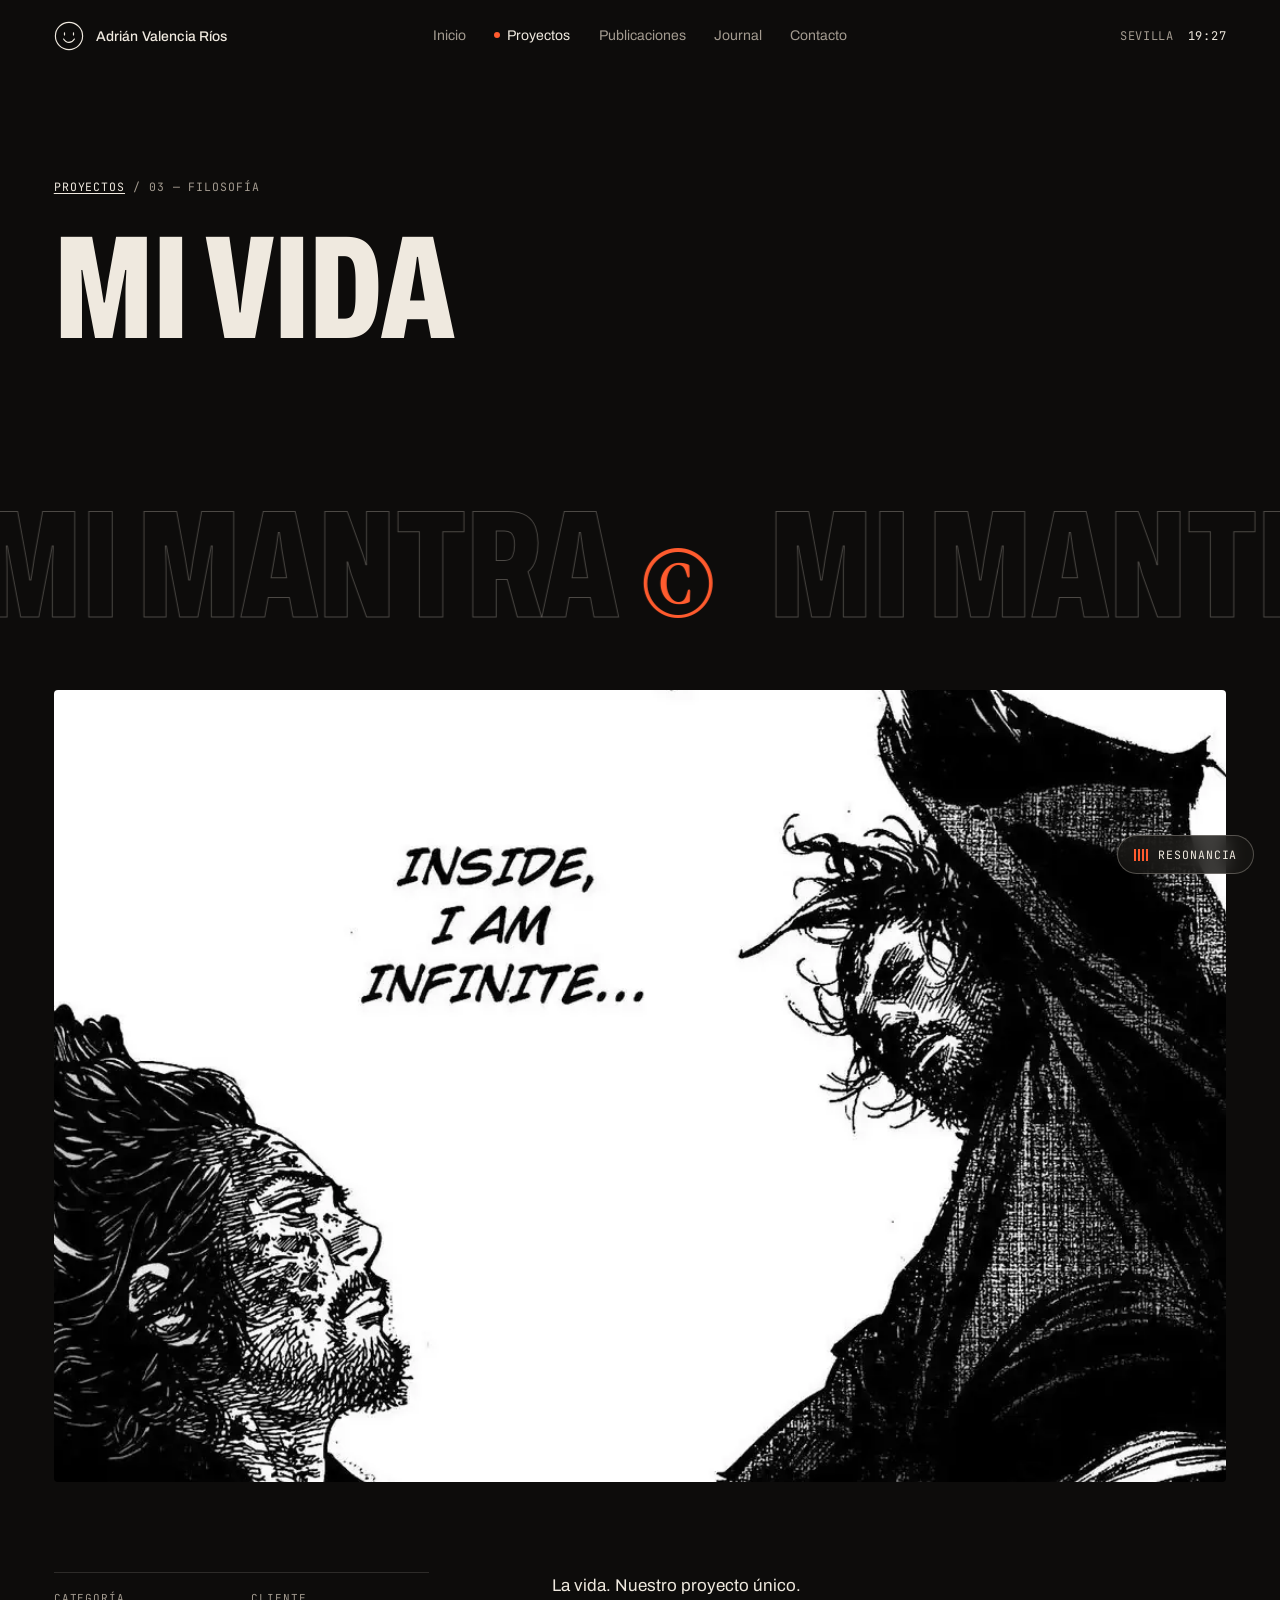
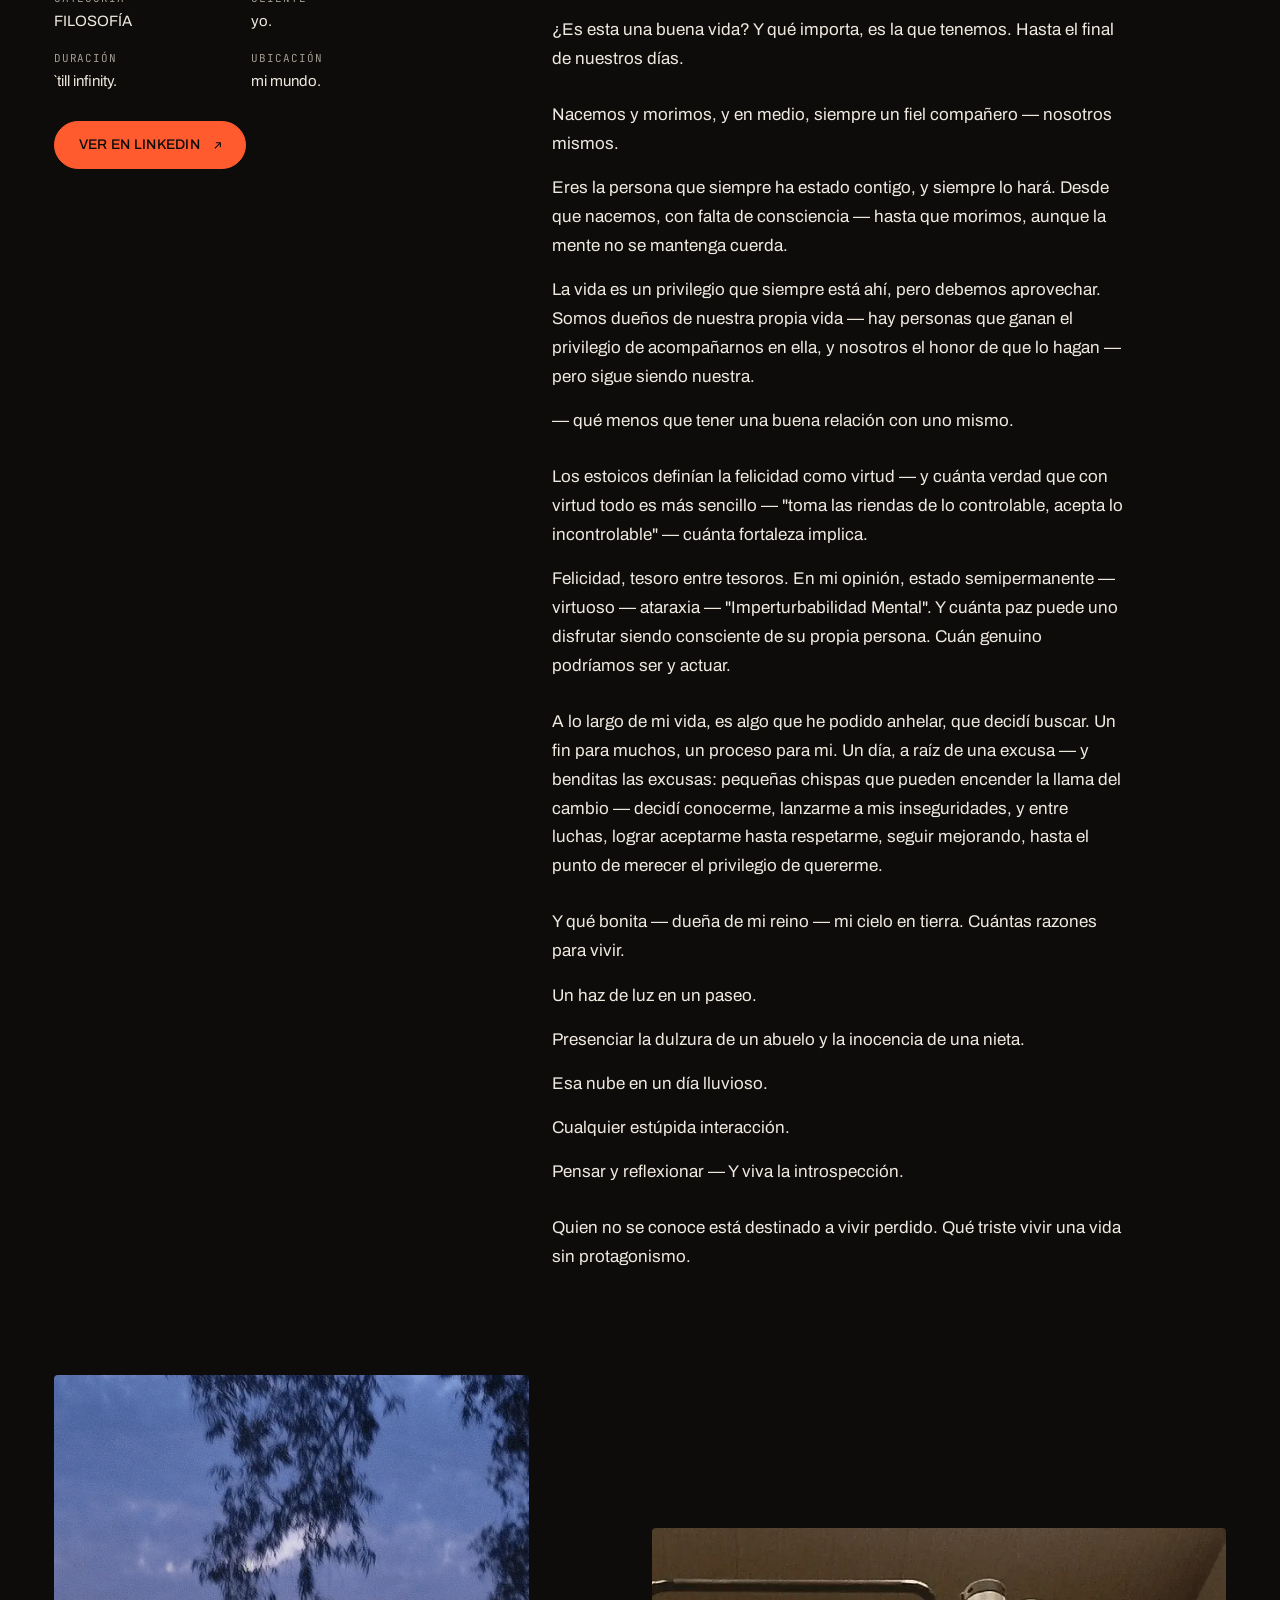
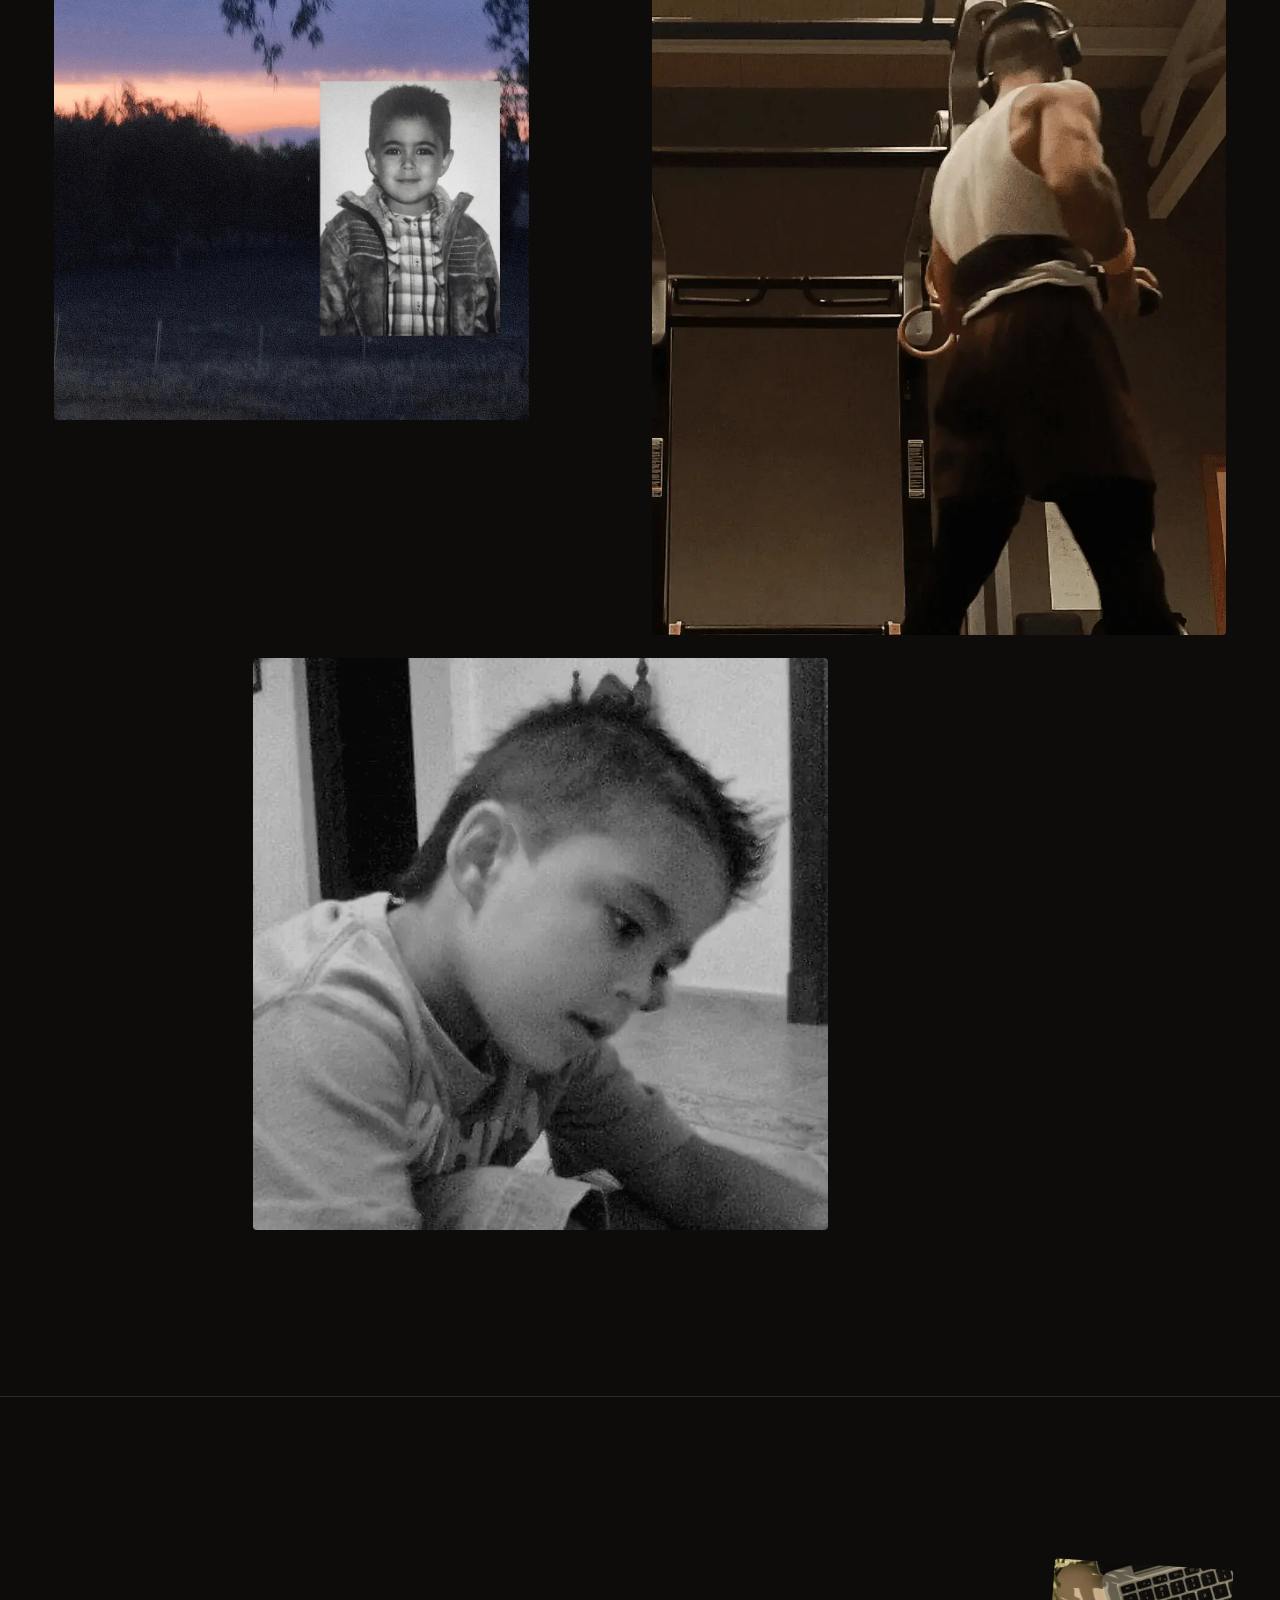
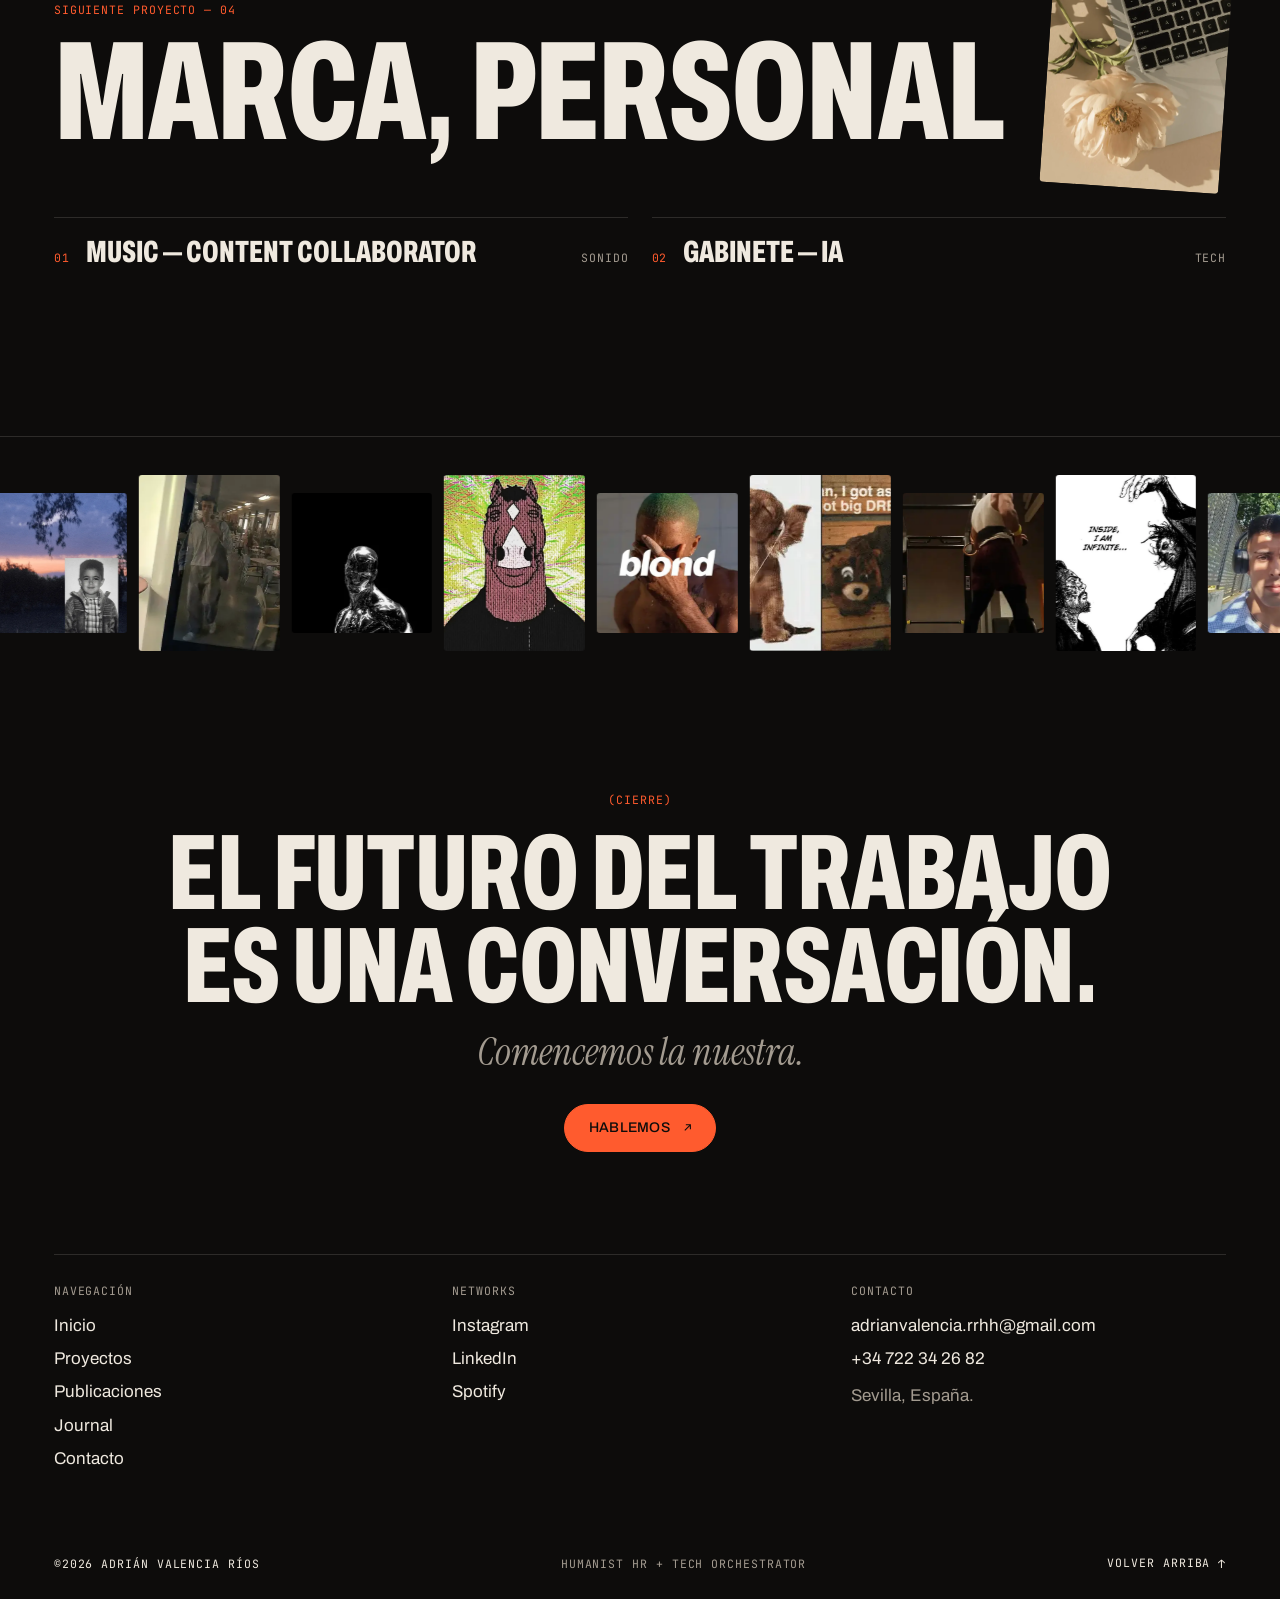
<file: work/mi-vida/index.html>
<!doctype html><html lang="es"><head><meta charset="utf-8"><meta name="viewport" content="width=device-width,initial-scale=1">
<title>Mi vida — Proyectos — Adrián Valencia Ríos</title><meta name="description" content="La vida. Nuestro proyecto único. ¿Es esta una buena vida? Y qué importa, es la que tenemos. Hasta el final de nuestros días. Nacemos y morimos, y en…"><meta name="author" content="Adrián Valencia Ríos"><meta name="theme-color" content="#0d0c0b"><meta name="color-scheme" content="dark">
<link rel="canonical" href="https://adrianvalenciarrhh-rgb.github.io/adrianvalencia-personal-v2/work/mi-vida/"><meta property="og:site_name" content="Adrián Valencia Ríos"><meta property="og:locale" content="es_ES"><meta property="og:type" content="article"><meta property="og:url" content="https://adrianvalenciarrhh-rgb.github.io/adrianvalencia-personal-v2/work/mi-vida/"><meta property="og:title" content="Mi vida — Proyectos — Adrián Valencia Ríos"><meta property="og:description" content="La vida. Nuestro proyecto único. ¿Es esta una buena vida? Y qué importa, es la que tenemos. Hasta el final de nuestros días. Nacemos y morimos, y en…"><meta property="og:image" content="https://adrianvalenciarrhh-rgb.github.io/adrianvalencia-personal-v2/assets/og.jpg"><meta property="og:image:width" content="1200"><meta property="og:image:height" content="630"><meta property="og:image:alt" content="Adrián Valencia Ríos — Humanist HR + Tech Orchestrator">
<meta name="twitter:card" content="summary_large_image"><meta name="twitter:title" content="Mi vida — Proyectos — Adrián Valencia Ríos"><meta name="twitter:description" content="La vida. Nuestro proyecto único. ¿Es esta una buena vida? Y qué importa, es la que tenemos. Hasta el final de nuestros días. Nacemos y morimos, y en…"><meta name="twitter:image" content="https://adrianvalenciarrhh-rgb.github.io/adrianvalencia-personal-v2/assets/og.jpg">
<link rel="icon" href="../../favicon.png" type="image/png"><link rel="apple-touch-icon" href="../../apple-touch-icon.png">
<link rel="preload" href="../../assets/fonts/Archivo-var.woff2" as="font" type="font/woff2" crossorigin><link rel="preload" href="../../assets/fonts/InstrumentSerif-Italic.woff2" as="font" type="font/woff2" crossorigin>
<link rel="stylesheet" href="../../assets/style.css"><script>document.documentElement.classList.add('js')</script>
</head><body class="pg-proj" id="top"><a class="skip" href="#main">Saltar al contenido</a>
<header class="hd"><div class="hd-in wrap">
<a class="brand" href="../../" aria-label="Adrián Valencia Ríos — inicio"><svg class="smile" viewBox="0 0 32 32" aria-hidden="true" focusable="false"><circle cx="16" cy="16" r="14.5"/><path d="M11.2 12.6v2.2M20.8 12.6v2.2"/><path d="M10.2 19.2c1.4 2.4 3.4 3.6 5.8 3.6s4.4-1.2 5.8-3.6"/></svg><span class="brand-t">Adrián Valencia Ríos</span></a>
<nav class="nav" aria-label="Principal"><ul><li><a href="../../"><span class="rl" data-t="Inicio"><span>Inicio</span></span></a></li><li><a href="../../work/" aria-current="page"><span class="rl" data-t="Proyectos"><span>Proyectos</span></span></a></li><li><a href="../../gallery/"><span class="rl" data-t="Publicaciones"><span>Publicaciones</span></span></a></li><li><a href="../../article/"><span class="rl" data-t="Journal"><span>Journal</span></span></a></li><li><a href="../../contact/"><span class="rl" data-t="Contacto"><span>Contacto</span></span></a></li></ul></nav>
<p class="hd-meta"><span>Sevilla</span> <time class="clock" aria-label="Hora en Sevilla">--:--</time></p>
<button class="burger" type="button" aria-expanded="false" aria-controls="menu"><span class="vh">Abrir menú</span><i></i><i></i><i></i></button></div></header>
<div class="menu" id="menu" hidden><nav aria-label="Menú móvil"><ol><li><a href="../../"><small>01</small>Inicio</a></li><li><a href="../../work/" aria-current="page"><small>02</small>Proyectos</a></li><li><a href="../../gallery/"><small>03</small>Publicaciones</a></li><li><a href="../../article/"><small>04</small>Journal</a></li><li><a href="../../contact/"><small>05</small>Contacto</a></li></ol></nav>
<div class="menu-f"><a href="mailto:adrianvalencia.rrhh@gmail.com">adrianvalencia.rrhh@gmail.com</a><div><a href="https://www.instagram.com/adrivarix11" target="_blank" rel="noopener">Instagram</a><a href="https://www.linkedin.com/in/adrianvalenciarios" target="_blank" rel="noopener">LinkedIn</a><a href="https://open.spotify.com/playlist/6QJf0xYg1cFt41ECWoVEH4" target="_blank" rel="noopener">Spotify</a></div></div></div><main id="main">
<section class="phead wrap"><p class="eyebrow ld"><a href="../../work/">Proyectos</a> / 03 — FILOSOFÍA</p><h1 class="h-xl"><span class="ln"><span>Mi vida</span></span></h1></section>
<p class="mq mq-out" data-speed="45"><span class="vh">MI MANTRA ©</span><span class="mq-t" aria-hidden="true"><span class="mq-g"><span class="mq-i">MI MANTRA <span class="it">©</span></span><span class="mq-i">MI MANTRA <span class="it">©</span></span><span class="mq-i">MI MANTRA <span class="it">©</span></span><span class="mq-i">MI MANTRA <span class="it">©</span></span></span><span class="mq-g"><span class="mq-i">MI MANTRA <span class="it">©</span></span><span class="mq-i">MI MANTRA <span class="it">©</span></span><span class="mq-i">MI MANTRA <span class="it">©</span></span><span class="mq-i">MI MANTRA <span class="it">©</span></span></span></span></p>
<section class="wrap pd">
<figure class="pd-hero" data-r><img src="../../assets/img/u3DLyOcICf.webp" width="1080" height="1061" alt="Mi vida" fetchpriority="high" decoding="async"></figure>
<div class="pd-g"><aside class="pd-side"><dl class="meta"><div><dt>Categoría</dt><dd>FILOSOFÍA</dd></div><div><dt>Cliente</dt><dd>yo.</dd></div><div><dt>Duración</dt><dd>`till infinity.</dd></div><div><dt>Ubicación</dt><dd>mi mundo.</dd></div></dl><a class="btn btn-acc" href="https://www.linkedin.com/in/adrianvalenciarios/" target="_blank" rel="noopener"><span class="rl" data-t="Ver en LinkedIn"><span>Ver en LinkedIn</span></span><svg class="ar" viewBox="0 0 16 16" aria-hidden="true"><path d="M4 12 12 4M5.5 4H12v6.5" fill="none" stroke="currentColor" stroke-width="1.5"/></svg><span class="vh"> (se abre en una pestaña nueva)</span></a></aside>
<div class="prose" data-r><p>La vida. Nuestro proyecto único.</p><p>¿Es esta una buena vida? Y qué importa, es la que tenemos. Hasta el final de nuestros días.</p><div class="gap" aria-hidden="true"></div><p>Nacemos y morimos, y en medio, siempre un fiel compañero — nosotros mismos.</p><p>Eres la persona que siempre ha estado contigo, y siempre lo hará. Desde que nacemos, con falta de consciencia — hasta que morimos, aunque la mente no se mantenga cuerda.</p><p>La vida es un privilegio que siempre está ahí, pero debemos aprovechar. Somos dueños de nuestra propia vida — hay personas que ganan el privilegio de acompañarnos en ella, y nosotros el honor de que lo hagan — pero sigue siendo nuestra.</p><p>— qué menos que tener una buena relación con uno mismo.</p><div class="gap" aria-hidden="true"></div><p>Los estoicos definían la felicidad como virtud — y cuánta verdad que con virtud todo es más sencillo — "toma las riendas de lo controlable, acepta lo incontrolable" — cuánta fortaleza implica.</p><p>Felicidad, tesoro entre tesoros. En mi opinión, estado semipermanente — virtuoso — ataraxia — "Imperturbabilidad Mental". Y cuánta paz puede uno disfrutar siendo consciente de su propia persona. Cuán genuino podríamos ser y actuar.</p><div class="gap" aria-hidden="true"></div><p>A lo largo de mi vida, es algo que he podido anhelar, que decidí buscar. Un fin para muchos, un proceso para mi. Un día, a raíz de una excusa — y benditas las excusas: pequeñas chispas que pueden encender la llama del cambio — decidí conocerme, lanzarme a mis inseguridades, y entre luchas, lograr aceptarme hasta respetarme, seguir mejorando, hasta el punto de merecer el privilegio de quererme.</p><div class="gap" aria-hidden="true"></div><p>Y qué bonita — dueña de mi reino — mi cielo en tierra. Cuántas razones para vivir.</p><p>Un haz de luz en un paseo.</p><p>Presenciar la dulzura de un abuelo y la inocencia de una nieta.</p><p>Esa nube en un día lluvioso.</p><p>Cualquier estúpida interacción.</p><p>Pensar y reflexionar — Y viva la introspección.</p><div class="gap" aria-hidden="true"></div><p>Quien no se conoce está destinado a vivir perdido. Qué triste vivir una vida sin protagonismo.</p></div></div>
<div class="pd-imgs"><figure class="pdi pdi0" data-r><img src="../../assets/img/JCHJjIOxZ1.webp" width="1080" height="1468" alt="Mi vida — imagen 2" loading="lazy" decoding="async"></figure><figure class="pdi pdi1" data-r><img src="../../assets/img/u4AWibqhDE.webp" width="1080" height="1329" alt="Mi vida — imagen 3" loading="lazy" decoding="async"></figure><figure class="pdi pdi2" data-r><img src="../../assets/img/caDWBBvGrC.webp" width="714" height="710" alt="Mi vida — imagen 4" loading="lazy" decoding="async"></figure></div>
</section>
<section class="sec wrap next" aria-label="Siguiente proyecto"><a class="next-a" href="../../work/personas/"><span class="eyebrow">Siguiente proyecto — 04</span><span class="next-t">Marca, personal</span><span class="next-i"><img src="../../assets/img/eNhVzwe79C.webp" width="1100" height="1069" alt="" loading="lazy" decoding="async"></span></a>
<div class="more"><a class="more-a" href="../../work/sonido/"><span class="num">01</span><span class="rl" data-t="Music — Content Collaborator"><span>Music — Content Collaborator</span></span><span class="eyebrow">SONIDO</span></a><a class="more-a" href="../../work/tech/"><span class="num">02</span><span class="rl" data-t="Gabinete — IA"><span>Gabinete — IA</span></span><span class="eyebrow">TECH</span></a></div></section></main><footer class="ft">
<div class="strip" aria-hidden="true"><div class="strip-t" data-speed="22"><span class="mq-g"><span class="st-i"><img src="../../assets/img/JCHJjIOxZ1.webp" width="1080" height="1468" alt="" loading="lazy" decoding="async"></span><span class="st-i"><img src="../../assets/img/s/nRtJeVkqT6.webp" width="400" height="540" alt="" loading="lazy" decoding="async"></span><span class="st-i"><img src="../../assets/img/s/4A35Qu0QVW.webp" width="420" height="236" alt="" loading="lazy" decoding="async"></span><span class="st-i"><img src="../../assets/img/CCKaFSMrfl.webp" width="1080" height="1344" alt="" loading="lazy" decoding="async"></span><span class="st-i"><img src="../../assets/img/s/qozy7WIynz.webp" width="400" height="600" alt="" loading="lazy" decoding="async"></span><span class="st-i"><img src="../../assets/img/s/dLRgGMrvTk.webp" width="400" height="267" alt="" loading="lazy" decoding="async"></span><span class="st-i"><img src="../../assets/img/s/WZtZ3pAf5K.webp" width="400" height="639" alt="" loading="lazy" decoding="async"></span><span class="st-i"><img src="../../assets/img/u3DLyOcICf.webp" width="1080" height="1061" alt="" loading="lazy" decoding="async"></span><span class="st-i"><img src="../../assets/img/s/oa5XfXW8ft.webp" width="420" height="420" alt="" loading="lazy" decoding="async"></span></span><span class="mq-g"><span class="st-i"><img src="../../assets/img/JCHJjIOxZ1.webp" width="1080" height="1468" alt="" loading="lazy" decoding="async"></span><span class="st-i"><img src="../../assets/img/s/nRtJeVkqT6.webp" width="400" height="540" alt="" loading="lazy" decoding="async"></span><span class="st-i"><img src="../../assets/img/s/4A35Qu0QVW.webp" width="420" height="236" alt="" loading="lazy" decoding="async"></span><span class="st-i"><img src="../../assets/img/CCKaFSMrfl.webp" width="1080" height="1344" alt="" loading="lazy" decoding="async"></span><span class="st-i"><img src="../../assets/img/s/qozy7WIynz.webp" width="400" height="600" alt="" loading="lazy" decoding="async"></span><span class="st-i"><img src="../../assets/img/s/dLRgGMrvTk.webp" width="400" height="267" alt="" loading="lazy" decoding="async"></span><span class="st-i"><img src="../../assets/img/s/WZtZ3pAf5K.webp" width="400" height="639" alt="" loading="lazy" decoding="async"></span><span class="st-i"><img src="../../assets/img/u3DLyOcICf.webp" width="1080" height="1061" alt="" loading="lazy" decoding="async"></span><span class="st-i"><img src="../../assets/img/s/oa5XfXW8ft.webp" width="420" height="420" alt="" loading="lazy" decoding="async"></span></span></div></div>
<div class="wrap">
<div class="ft-close" data-r><p class="eyebrow">(Cierre)</p><p class="ft-big">El futuro del trabajo<br>es una conversación.</p><p class="ft-it">Comencemos la nuestra.</p><a class="btn btn-acc" href="../../contact/"><span class="rl" data-t="Hablemos"><span>Hablemos</span></span><svg class="ar" viewBox="0 0 16 16" aria-hidden="true"><path d="M4 12 12 4M5.5 4H12v6.5" fill="none" stroke="currentColor" stroke-width="1.5"/></svg></a></div>
<div class="ft-cols">
<div><p class="eyebrow">Navegación</p><ul><li><a href="../../"><span class="rl" data-t="Inicio"><span>Inicio</span></span></a></li><li><a href="../../work/"><span class="rl" data-t="Proyectos"><span>Proyectos</span></span></a></li><li><a href="../../gallery/"><span class="rl" data-t="Publicaciones"><span>Publicaciones</span></span></a></li><li><a href="../../article/"><span class="rl" data-t="Journal"><span>Journal</span></span></a></li><li><a href="../../contact/"><span class="rl" data-t="Contacto"><span>Contacto</span></span></a></li></ul></div>
<div><p class="eyebrow">Networks</p><ul><li><a href="https://www.instagram.com/adrivarix11" target="_blank" rel="noopener"><span class="rl" data-t="Instagram"><span>Instagram</span></span><span class="vh"> (se abre en una pestaña nueva)</span></a></li><li><a href="https://www.linkedin.com/in/adrianvalenciarios" target="_blank" rel="noopener"><span class="rl" data-t="LinkedIn"><span>LinkedIn</span></span><span class="vh"> (se abre en una pestaña nueva)</span></a></li><li><a href="https://open.spotify.com/playlist/6QJf0xYg1cFt41ECWoVEH4" target="_blank" rel="noopener"><span class="rl" data-t="Spotify"><span>Spotify</span></span><span class="vh"> (se abre en una pestaña nueva)</span></a></li></ul></div>
<div><p class="eyebrow">Contacto</p><ul><li><a href="mailto:adrianvalencia.rrhh@gmail.com"><span class="rl sm" data-t="adrianvalencia.rrhh@gmail.com"><span>adrianvalencia.rrhh@gmail.com</span></span></a></li><li><a href="tel:+34722342682"><span class="rl" data-t="+34 722 34 26 82"><span>+34 722 34 26 82</span></span></a></li><li><span class="mute">Sevilla, España.</span></li></ul></div>
</div>
<div class="ft-bot"><span>©2026 Adrián Valencia Ríos</span><span class="mute">Humanist HR + Tech Orchestrator</span><a href="#top" class="totop"><span class="rl" data-t="Volver arriba"><span>Volver arriba</span></span> ↑</a></div>
</div></footer><div class="sp"><button class="sp-b" type="button" aria-expanded="false" aria-controls="sp-panel"><span class="eq" aria-hidden="true"><i></i><i></i><i></i><i></i></span><span class="sp-l">Resonancia</span><span class="vh">: abrir playlist de Spotify</span></button>
<div class="sp-panel" id="sp-panel" hidden data-src="https://open.spotify.com/embed/playlist/6QJf0xYg1cFt41ECWoVEH4?theme=0"><div class="sp-h"><span>Playlist varix — Spotify</span><a href="https://open.spotify.com/playlist/6QJf0xYg1cFt41ECWoVEH4" target="_blank" rel="noopener">Abrir ↗<span class="vh"> (se abre en una pestaña nueva)</span></a></div><div class="sp-f"></div></div></div><script src="../../assets/site.js" defer></script></body></html>
</file>
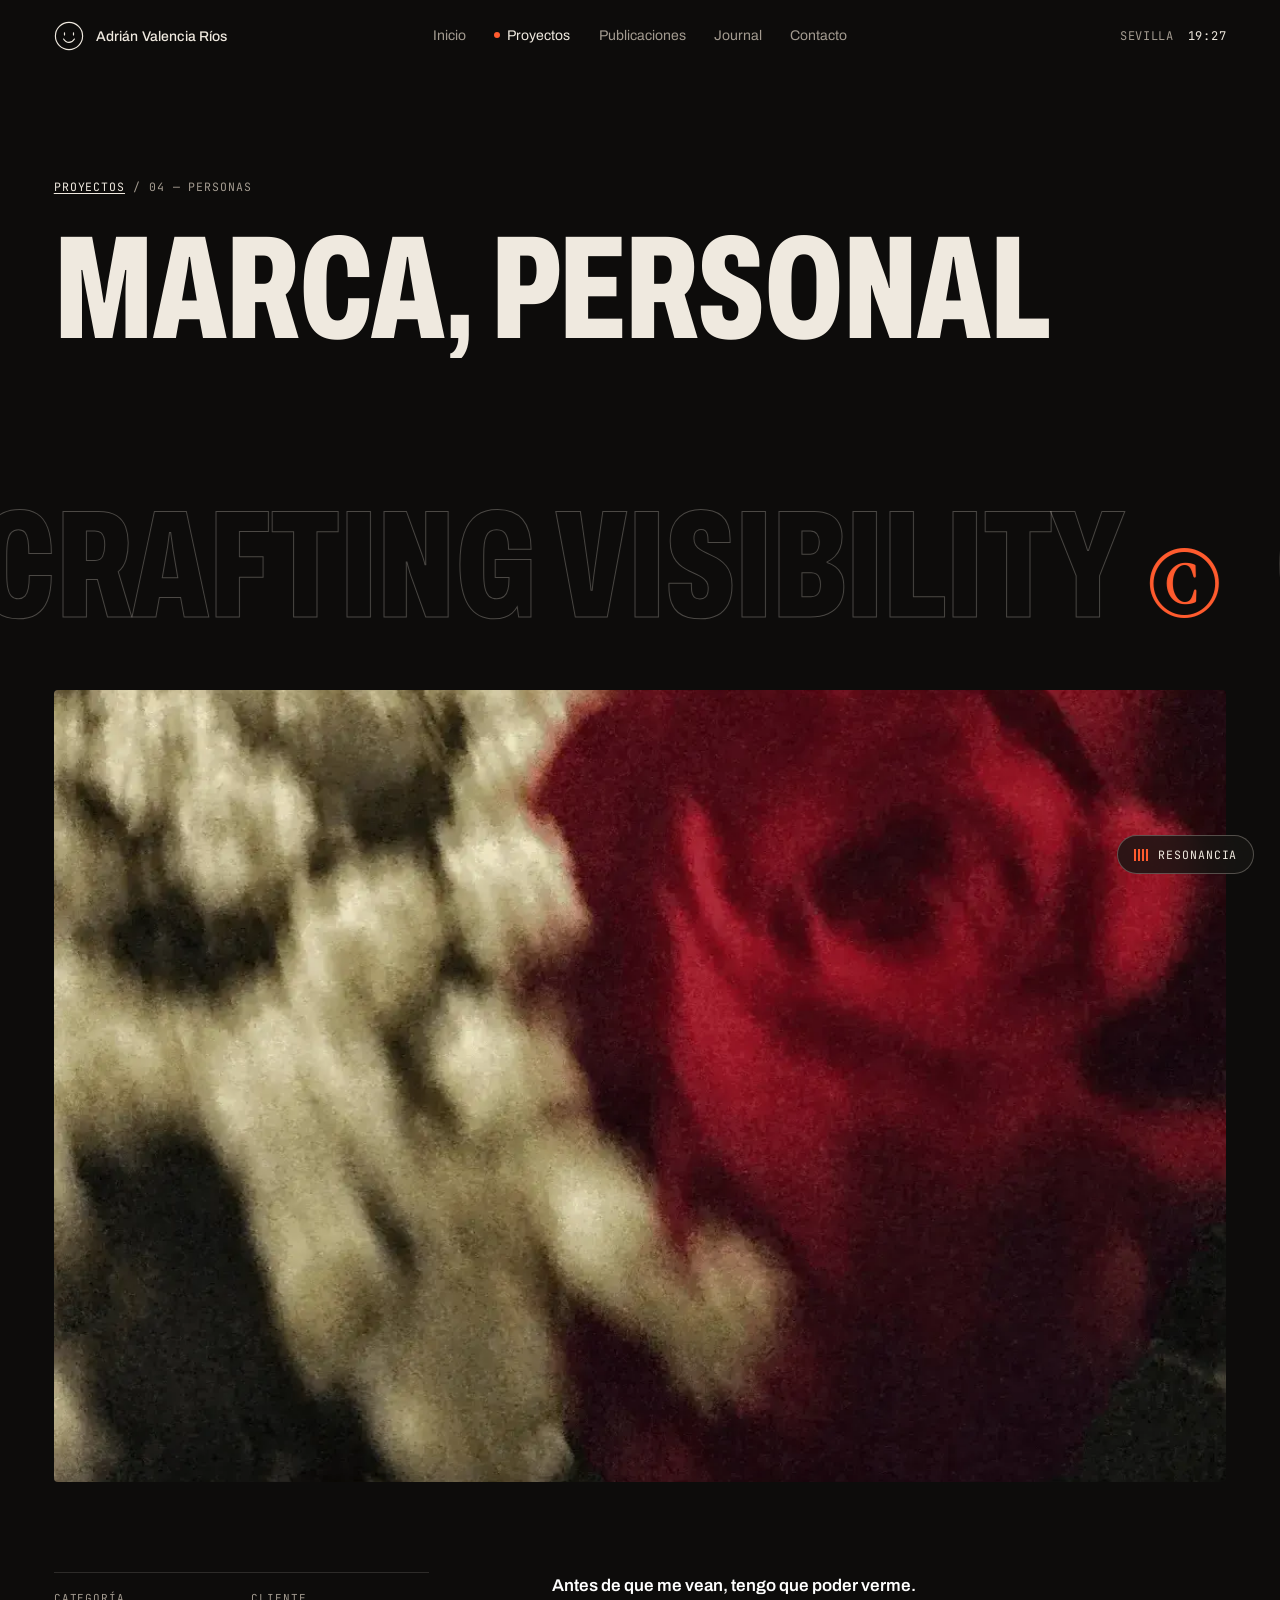
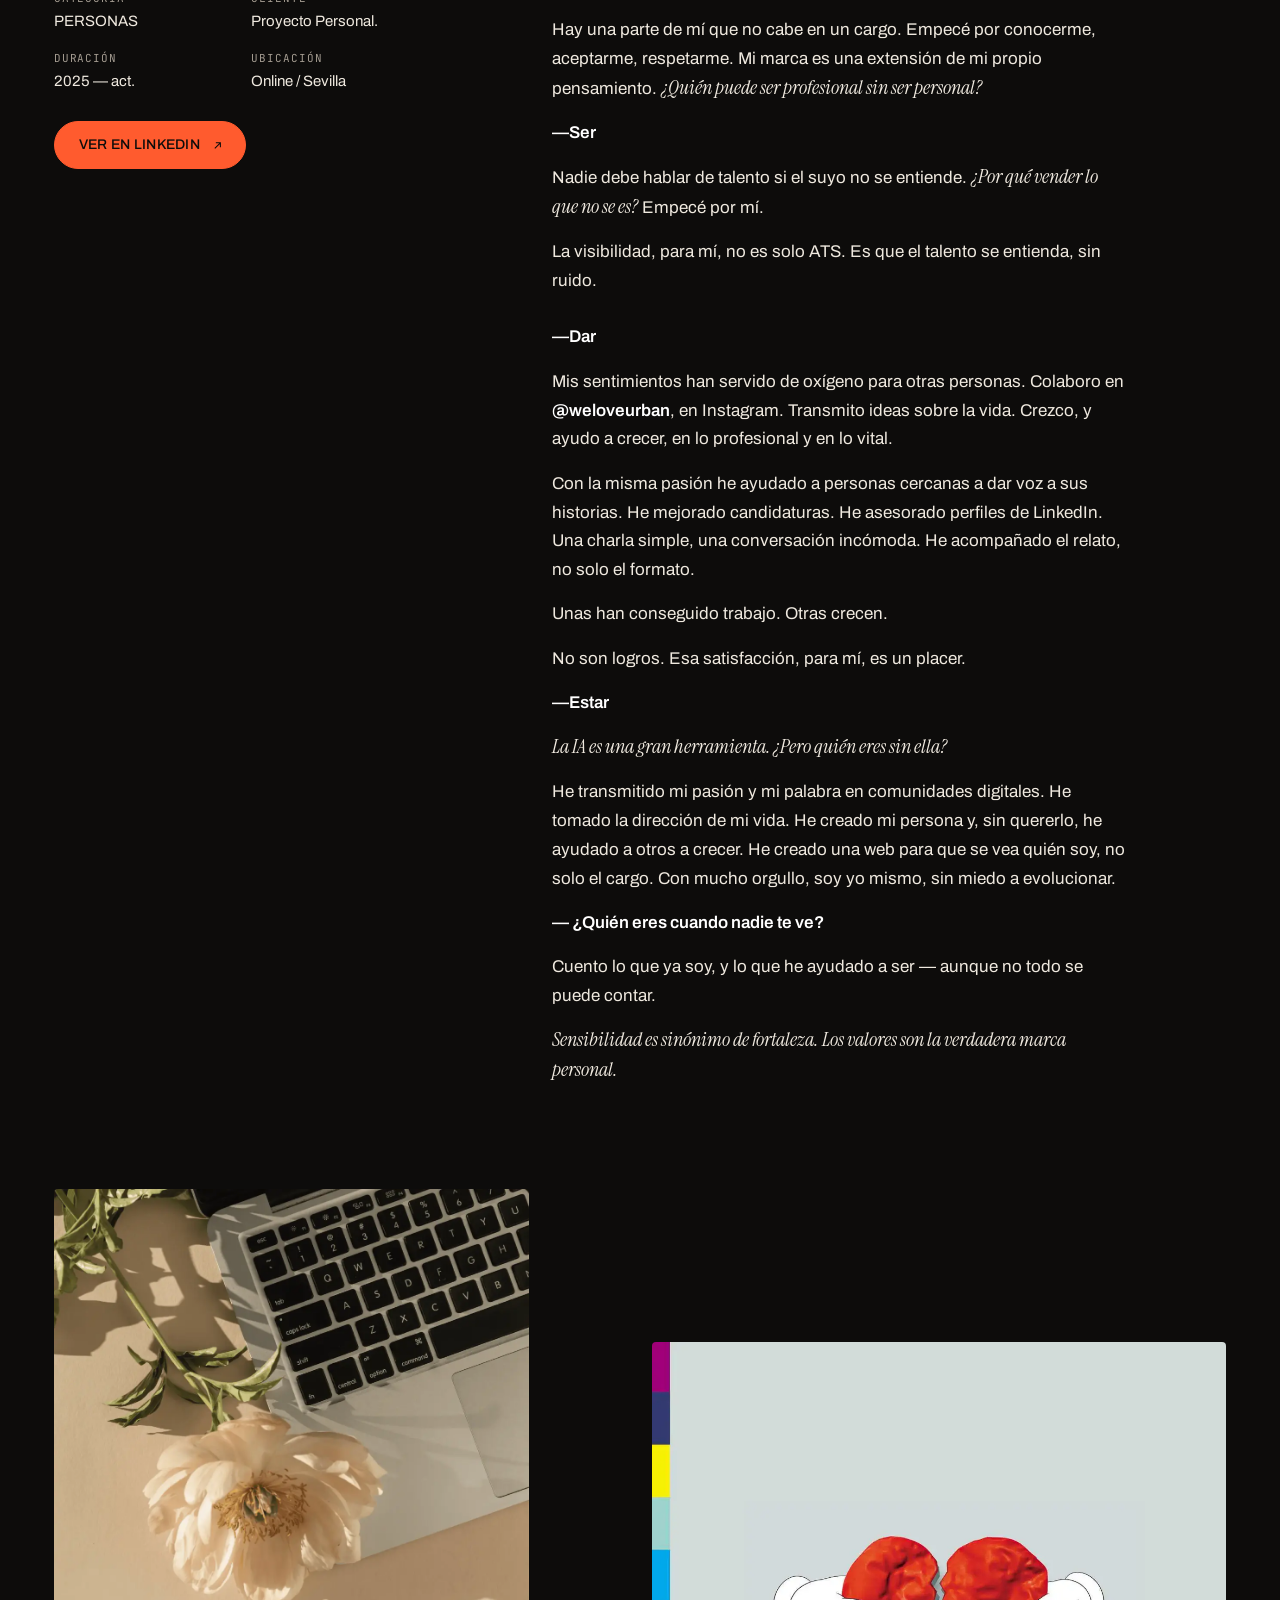
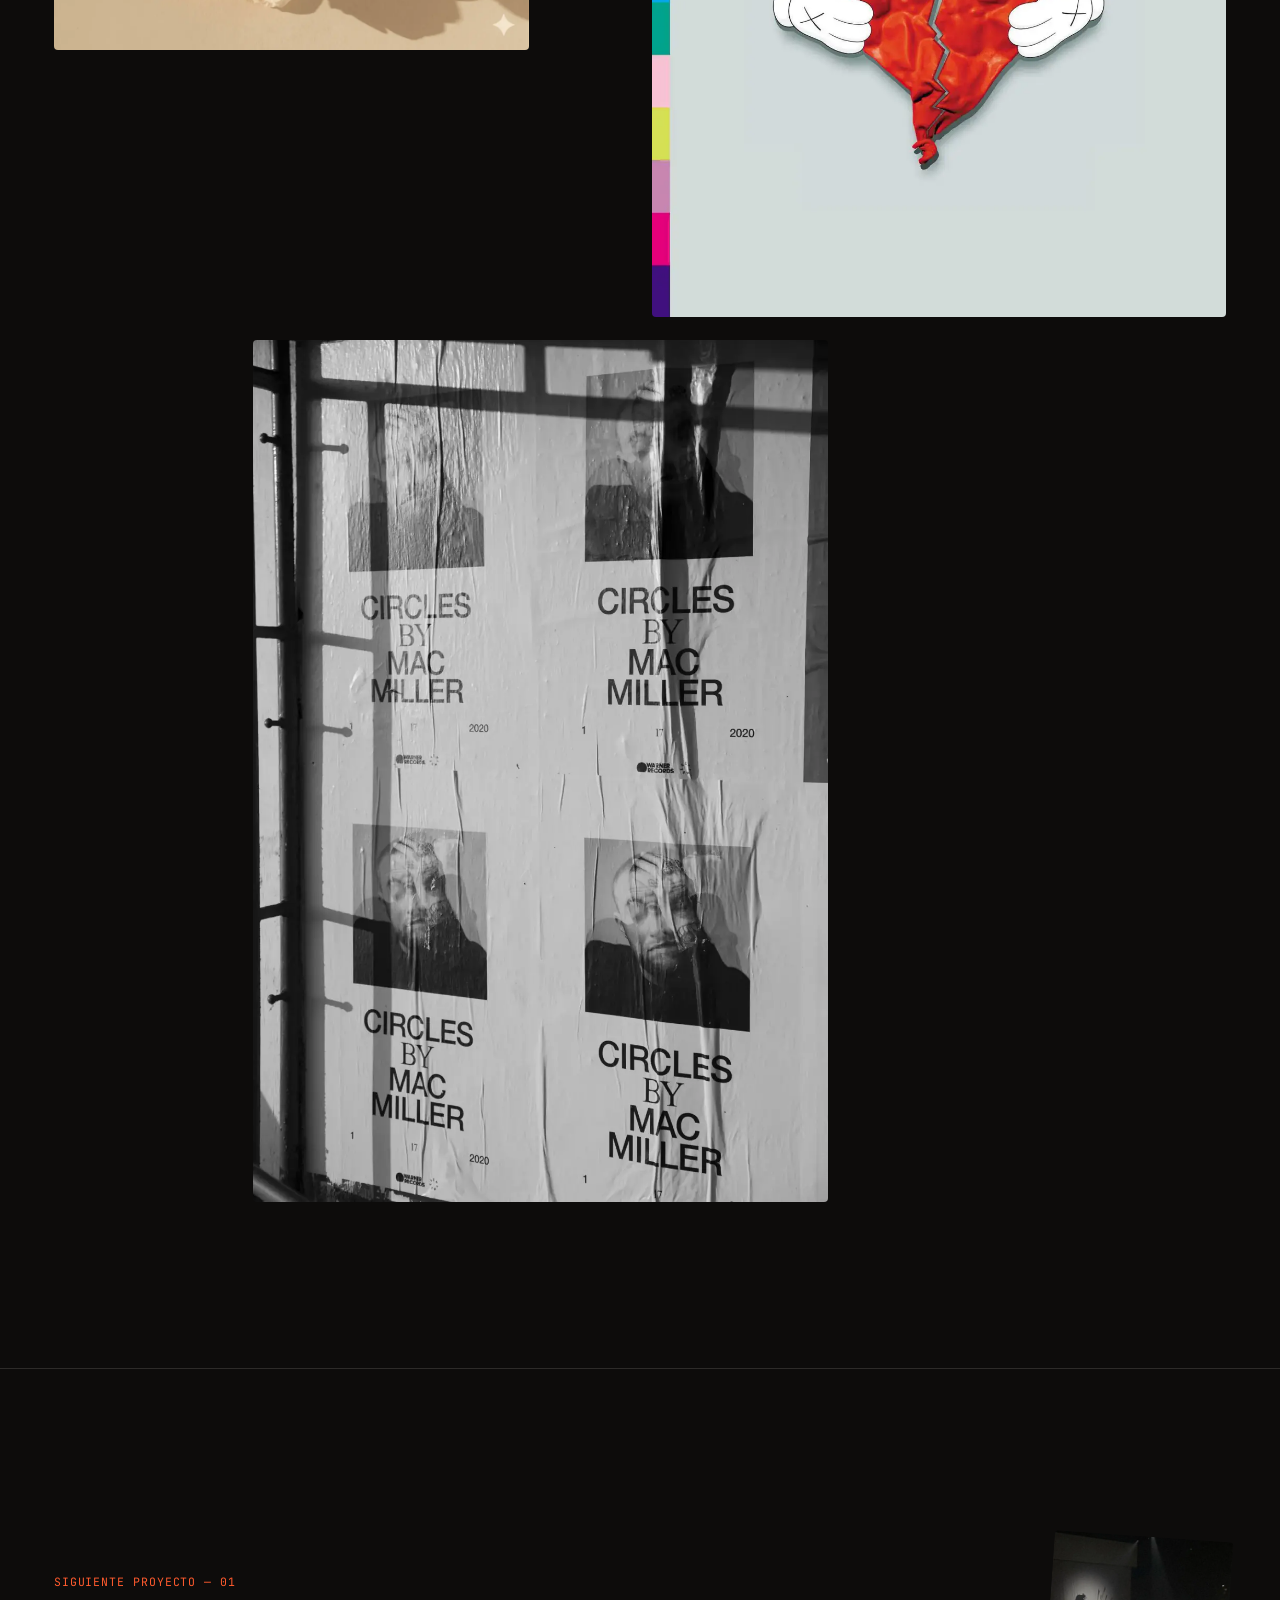
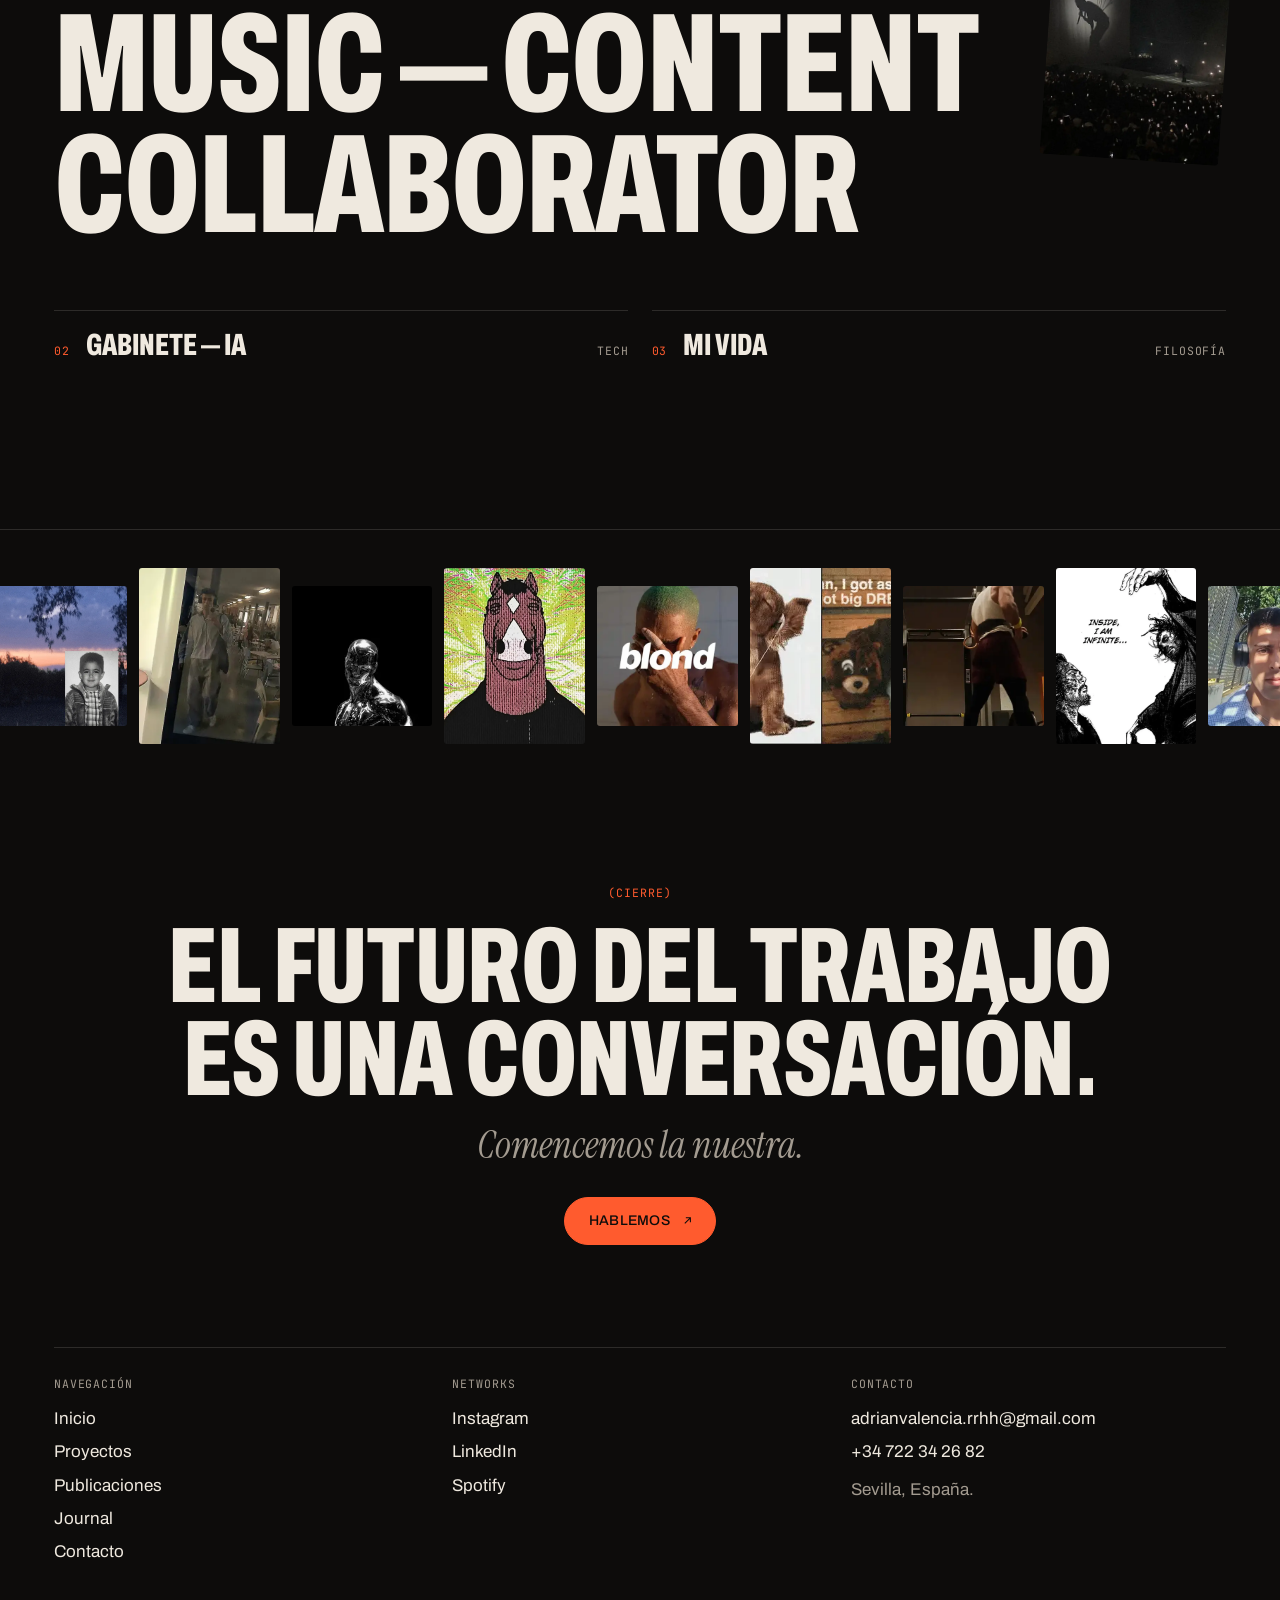
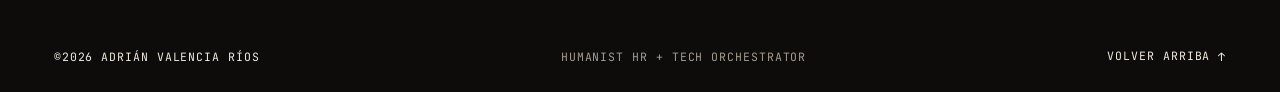
<file: work/personas/index.html>
<!doctype html><html lang="es"><head><meta charset="utf-8"><meta name="viewport" content="width=device-width,initial-scale=1">
<title>Marca, personal — Proyectos — Adrián Valencia Ríos</title><meta name="description" content="Antes de que me vean, tengo que poder verme. Hay una parte de mí que no cabe en un cargo. Empecé por conocerme, aceptarme, respetarme. Mi marca es una…"><meta name="author" content="Adrián Valencia Ríos"><meta name="theme-color" content="#0d0c0b"><meta name="color-scheme" content="dark">
<link rel="canonical" href="https://adrianvalenciarrhh-rgb.github.io/adrianvalencia-personal-v2/work/personas/"><meta property="og:site_name" content="Adrián Valencia Ríos"><meta property="og:locale" content="es_ES"><meta property="og:type" content="article"><meta property="og:url" content="https://adrianvalenciarrhh-rgb.github.io/adrianvalencia-personal-v2/work/personas/"><meta property="og:title" content="Marca, personal — Proyectos — Adrián Valencia Ríos"><meta property="og:description" content="Antes de que me vean, tengo que poder verme. Hay una parte de mí que no cabe en un cargo. Empecé por conocerme, aceptarme, respetarme. Mi marca es una…"><meta property="og:image" content="https://adrianvalenciarrhh-rgb.github.io/adrianvalencia-personal-v2/assets/og.jpg"><meta property="og:image:width" content="1200"><meta property="og:image:height" content="630"><meta property="og:image:alt" content="Adrián Valencia Ríos — Humanist HR + Tech Orchestrator">
<meta name="twitter:card" content="summary_large_image"><meta name="twitter:title" content="Marca, personal — Proyectos — Adrián Valencia Ríos"><meta name="twitter:description" content="Antes de que me vean, tengo que poder verme. Hay una parte de mí que no cabe en un cargo. Empecé por conocerme, aceptarme, respetarme. Mi marca es una…"><meta name="twitter:image" content="https://adrianvalenciarrhh-rgb.github.io/adrianvalencia-personal-v2/assets/og.jpg">
<link rel="icon" href="../../favicon.png" type="image/png"><link rel="apple-touch-icon" href="../../apple-touch-icon.png">
<link rel="preload" href="../../assets/fonts/Archivo-var.woff2" as="font" type="font/woff2" crossorigin><link rel="preload" href="../../assets/fonts/InstrumentSerif-Italic.woff2" as="font" type="font/woff2" crossorigin>
<link rel="stylesheet" href="../../assets/style.css"><script>document.documentElement.classList.add('js')</script>
</head><body class="pg-proj" id="top"><a class="skip" href="#main">Saltar al contenido</a>
<header class="hd"><div class="hd-in wrap">
<a class="brand" href="../../" aria-label="Adrián Valencia Ríos — inicio"><svg class="smile" viewBox="0 0 32 32" aria-hidden="true" focusable="false"><circle cx="16" cy="16" r="14.5"/><path d="M11.2 12.6v2.2M20.8 12.6v2.2"/><path d="M10.2 19.2c1.4 2.4 3.4 3.6 5.8 3.6s4.4-1.2 5.8-3.6"/></svg><span class="brand-t">Adrián Valencia Ríos</span></a>
<nav class="nav" aria-label="Principal"><ul><li><a href="../../"><span class="rl" data-t="Inicio"><span>Inicio</span></span></a></li><li><a href="../../work/" aria-current="page"><span class="rl" data-t="Proyectos"><span>Proyectos</span></span></a></li><li><a href="../../gallery/"><span class="rl" data-t="Publicaciones"><span>Publicaciones</span></span></a></li><li><a href="../../article/"><span class="rl" data-t="Journal"><span>Journal</span></span></a></li><li><a href="../../contact/"><span class="rl" data-t="Contacto"><span>Contacto</span></span></a></li></ul></nav>
<p class="hd-meta"><span>Sevilla</span> <time class="clock" aria-label="Hora en Sevilla">--:--</time></p>
<button class="burger" type="button" aria-expanded="false" aria-controls="menu"><span class="vh">Abrir menú</span><i></i><i></i><i></i></button></div></header>
<div class="menu" id="menu" hidden><nav aria-label="Menú móvil"><ol><li><a href="../../"><small>01</small>Inicio</a></li><li><a href="../../work/" aria-current="page"><small>02</small>Proyectos</a></li><li><a href="../../gallery/"><small>03</small>Publicaciones</a></li><li><a href="../../article/"><small>04</small>Journal</a></li><li><a href="../../contact/"><small>05</small>Contacto</a></li></ol></nav>
<div class="menu-f"><a href="mailto:adrianvalencia.rrhh@gmail.com">adrianvalencia.rrhh@gmail.com</a><div><a href="https://www.instagram.com/adrivarix11" target="_blank" rel="noopener">Instagram</a><a href="https://www.linkedin.com/in/adrianvalenciarios" target="_blank" rel="noopener">LinkedIn</a><a href="https://open.spotify.com/playlist/6QJf0xYg1cFt41ECWoVEH4" target="_blank" rel="noopener">Spotify</a></div></div></div><main id="main">
<section class="phead wrap"><p class="eyebrow ld"><a href="../../work/">Proyectos</a> / 04 — PERSONAS</p><h1 class="h-xl"><span class="ln"><span>Marca, personal</span></span></h1></section>
<p class="mq mq-out" data-speed="45"><span class="vh">CRAFTING VISIBILITY ©</span><span class="mq-t" aria-hidden="true"><span class="mq-g"><span class="mq-i">CRAFTING VISIBILITY <span class="it">©</span></span><span class="mq-i">CRAFTING VISIBILITY <span class="it">©</span></span><span class="mq-i">CRAFTING VISIBILITY <span class="it">©</span></span><span class="mq-i">CRAFTING VISIBILITY <span class="it">©</span></span></span><span class="mq-g"><span class="mq-i">CRAFTING VISIBILITY <span class="it">©</span></span><span class="mq-i">CRAFTING VISIBILITY <span class="it">©</span></span><span class="mq-i">CRAFTING VISIBILITY <span class="it">©</span></span><span class="mq-i">CRAFTING VISIBILITY <span class="it">©</span></span></span></span></p>
<section class="wrap pd">
<figure class="pd-hero" data-r><img src="../../assets/img/oPvELXwxm0.webp" width="1080" height="1436" alt="Marca, personal" fetchpriority="high" decoding="async"></figure>
<div class="pd-g"><aside class="pd-side"><dl class="meta"><div><dt>Categoría</dt><dd>PERSONAS</dd></div><div><dt>Cliente</dt><dd>Proyecto Personal.</dd></div><div><dt>Duración</dt><dd>2025 — act.</dd></div><div><dt>Ubicación</dt><dd>Online / Sevilla</dd></div></dl><a class="btn btn-acc" href="https://www.linkedin.com/in/adrianvalenciarios/" target="_blank" rel="noopener"><span class="rl" data-t="Ver en LinkedIn"><span>Ver en LinkedIn</span></span><svg class="ar" viewBox="0 0 16 16" aria-hidden="true"><path d="M4 12 12 4M5.5 4H12v6.5" fill="none" stroke="currentColor" stroke-width="1.5"/></svg><span class="vh"> (se abre en una pestaña nueva)</span></a></aside>
<div class="prose" data-r><p><strong>Antes de que me vean, tengo que poder verme.</strong></p><p>Hay una parte de mí que no cabe en un cargo. Empecé por conocerme, aceptarme, respetarme. Mi marca es una extensión de mi propio pensamiento. <em>¿Quién puede ser profesional sin ser personal?</em></p><p><strong>—Ser</strong></p><p>Nadie debe hablar de talento si el suyo no se entiende. <em>¿Por qué vender lo que no se es?</em> Empecé por mí.</p><p>La visibilidad, para mí, no es solo ATS. Es que el talento se entienda, sin ruido.</p><div class="gap" aria-hidden="true"></div><p><strong>—Dar</strong></p><p>Mis sentimientos han servido de oxígeno para otras personas. Colaboro en <strong>@weloveurban</strong>, en Instagram. Transmito ideas sobre la vida. Crezco, y ayudo a crecer, en lo profesional y en lo vital.</p><p>Con la misma pasión he ayudado a personas cercanas a dar voz a sus historias. He mejorado candidaturas. He asesorado perfiles de LinkedIn. Una charla simple, una conversación incómoda. He acompañado el relato, no solo el formato.</p><p>Unas han conseguido trabajo. Otras crecen.</p><p>No son logros. Esa satisfacción, para mí, es un placer.</p><p><strong>—Estar</strong></p><p><em>La IA es una gran herramienta. ¿Pero quién eres sin ella?</em></p><p>He transmitido mi pasión y mi palabra en comunidades digitales. He tomado la dirección de mi vida. He creado mi persona y, sin quererlo, he ayudado a otros a crecer. He creado una web para que se vea quién soy, no solo el cargo. Con mucho orgullo, soy yo mismo, sin miedo a evolucionar.</p><p><strong>— ¿Quién eres cuando nadie te ve?</strong></p><p>Cuento lo que ya soy, y lo que he ayudado a ser — aunque no todo se puede contar.</p><p><em>Sensibilidad es sinónimo de fortaleza.</em> <em>Los valores son la verdadera marca personal.</em></p></div></div>
<div class="pd-imgs"><figure class="pdi pdi0" data-r><img src="../../assets/img/eNhVzwe79C.webp" width="1100" height="1069" alt="Marca, personal — imagen 2" loading="lazy" decoding="async"></figure><figure class="pdi pdi1" data-r><img src="../../assets/img/7Qpxzcx97v.webp" width="1100" height="1100" alt="Marca, personal — imagen 3" loading="lazy" decoding="async"></figure><figure class="pdi pdi2" data-r><img src="../../assets/img/dUEWC9YUzo.webp" width="1100" height="1650" alt="Marca, personal — imagen 4" loading="lazy" decoding="async"></figure></div>
</section>
<section class="sec wrap next" aria-label="Siguiente proyecto"><a class="next-a" href="../../work/sonido/"><span class="eyebrow">Siguiente proyecto — 01</span><span class="next-t">Music — Content Collaborator</span><span class="next-i"><img src="../../assets/img/GQ3zAV5yrI.webp" width="760" height="1161" alt="" loading="lazy" decoding="async"></span></a>
<div class="more"><a class="more-a" href="../../work/tech/"><span class="num">02</span><span class="rl" data-t="Gabinete — IA"><span>Gabinete — IA</span></span><span class="eyebrow">TECH</span></a><a class="more-a" href="../../work/mi-vida/"><span class="num">03</span><span class="rl" data-t="Mi vida"><span>Mi vida</span></span><span class="eyebrow">FILOSOFÍA</span></a></div></section></main><footer class="ft">
<div class="strip" aria-hidden="true"><div class="strip-t" data-speed="22"><span class="mq-g"><span class="st-i"><img src="../../assets/img/JCHJjIOxZ1.webp" width="1080" height="1468" alt="" loading="lazy" decoding="async"></span><span class="st-i"><img src="../../assets/img/s/nRtJeVkqT6.webp" width="400" height="540" alt="" loading="lazy" decoding="async"></span><span class="st-i"><img src="../../assets/img/s/4A35Qu0QVW.webp" width="420" height="236" alt="" loading="lazy" decoding="async"></span><span class="st-i"><img src="../../assets/img/CCKaFSMrfl.webp" width="1080" height="1344" alt="" loading="lazy" decoding="async"></span><span class="st-i"><img src="../../assets/img/s/qozy7WIynz.webp" width="400" height="600" alt="" loading="lazy" decoding="async"></span><span class="st-i"><img src="../../assets/img/s/dLRgGMrvTk.webp" width="400" height="267" alt="" loading="lazy" decoding="async"></span><span class="st-i"><img src="../../assets/img/s/WZtZ3pAf5K.webp" width="400" height="639" alt="" loading="lazy" decoding="async"></span><span class="st-i"><img src="../../assets/img/u3DLyOcICf.webp" width="1080" height="1061" alt="" loading="lazy" decoding="async"></span><span class="st-i"><img src="../../assets/img/s/oa5XfXW8ft.webp" width="420" height="420" alt="" loading="lazy" decoding="async"></span></span><span class="mq-g"><span class="st-i"><img src="../../assets/img/JCHJjIOxZ1.webp" width="1080" height="1468" alt="" loading="lazy" decoding="async"></span><span class="st-i"><img src="../../assets/img/s/nRtJeVkqT6.webp" width="400" height="540" alt="" loading="lazy" decoding="async"></span><span class="st-i"><img src="../../assets/img/s/4A35Qu0QVW.webp" width="420" height="236" alt="" loading="lazy" decoding="async"></span><span class="st-i"><img src="../../assets/img/CCKaFSMrfl.webp" width="1080" height="1344" alt="" loading="lazy" decoding="async"></span><span class="st-i"><img src="../../assets/img/s/qozy7WIynz.webp" width="400" height="600" alt="" loading="lazy" decoding="async"></span><span class="st-i"><img src="../../assets/img/s/dLRgGMrvTk.webp" width="400" height="267" alt="" loading="lazy" decoding="async"></span><span class="st-i"><img src="../../assets/img/s/WZtZ3pAf5K.webp" width="400" height="639" alt="" loading="lazy" decoding="async"></span><span class="st-i"><img src="../../assets/img/u3DLyOcICf.webp" width="1080" height="1061" alt="" loading="lazy" decoding="async"></span><span class="st-i"><img src="../../assets/img/s/oa5XfXW8ft.webp" width="420" height="420" alt="" loading="lazy" decoding="async"></span></span></div></div>
<div class="wrap">
<div class="ft-close" data-r><p class="eyebrow">(Cierre)</p><p class="ft-big">El futuro del trabajo<br>es una conversación.</p><p class="ft-it">Comencemos la nuestra.</p><a class="btn btn-acc" href="../../contact/"><span class="rl" data-t="Hablemos"><span>Hablemos</span></span><svg class="ar" viewBox="0 0 16 16" aria-hidden="true"><path d="M4 12 12 4M5.5 4H12v6.5" fill="none" stroke="currentColor" stroke-width="1.5"/></svg></a></div>
<div class="ft-cols">
<div><p class="eyebrow">Navegación</p><ul><li><a href="../../"><span class="rl" data-t="Inicio"><span>Inicio</span></span></a></li><li><a href="../../work/"><span class="rl" data-t="Proyectos"><span>Proyectos</span></span></a></li><li><a href="../../gallery/"><span class="rl" data-t="Publicaciones"><span>Publicaciones</span></span></a></li><li><a href="../../article/"><span class="rl" data-t="Journal"><span>Journal</span></span></a></li><li><a href="../../contact/"><span class="rl" data-t="Contacto"><span>Contacto</span></span></a></li></ul></div>
<div><p class="eyebrow">Networks</p><ul><li><a href="https://www.instagram.com/adrivarix11" target="_blank" rel="noopener"><span class="rl" data-t="Instagram"><span>Instagram</span></span><span class="vh"> (se abre en una pestaña nueva)</span></a></li><li><a href="https://www.linkedin.com/in/adrianvalenciarios" target="_blank" rel="noopener"><span class="rl" data-t="LinkedIn"><span>LinkedIn</span></span><span class="vh"> (se abre en una pestaña nueva)</span></a></li><li><a href="https://open.spotify.com/playlist/6QJf0xYg1cFt41ECWoVEH4" target="_blank" rel="noopener"><span class="rl" data-t="Spotify"><span>Spotify</span></span><span class="vh"> (se abre en una pestaña nueva)</span></a></li></ul></div>
<div><p class="eyebrow">Contacto</p><ul><li><a href="mailto:adrianvalencia.rrhh@gmail.com"><span class="rl sm" data-t="adrianvalencia.rrhh@gmail.com"><span>adrianvalencia.rrhh@gmail.com</span></span></a></li><li><a href="tel:+34722342682"><span class="rl" data-t="+34 722 34 26 82"><span>+34 722 34 26 82</span></span></a></li><li><span class="mute">Sevilla, España.</span></li></ul></div>
</div>
<div class="ft-bot"><span>©2026 Adrián Valencia Ríos</span><span class="mute">Humanist HR + Tech Orchestrator</span><a href="#top" class="totop"><span class="rl" data-t="Volver arriba"><span>Volver arriba</span></span> ↑</a></div>
</div></footer><div class="sp"><button class="sp-b" type="button" aria-expanded="false" aria-controls="sp-panel"><span class="eq" aria-hidden="true"><i></i><i></i><i></i><i></i></span><span class="sp-l">Resonancia</span><span class="vh">: abrir playlist de Spotify</span></button>
<div class="sp-panel" id="sp-panel" hidden data-src="https://open.spotify.com/embed/playlist/6QJf0xYg1cFt41ECWoVEH4?theme=0"><div class="sp-h"><span>Playlist varix — Spotify</span><a href="https://open.spotify.com/playlist/6QJf0xYg1cFt41ECWoVEH4" target="_blank" rel="noopener">Abrir ↗<span class="vh"> (se abre en una pestaña nueva)</span></a></div><div class="sp-f"></div></div></div><script src="../../assets/site.js" defer></script></body></html>
</file>
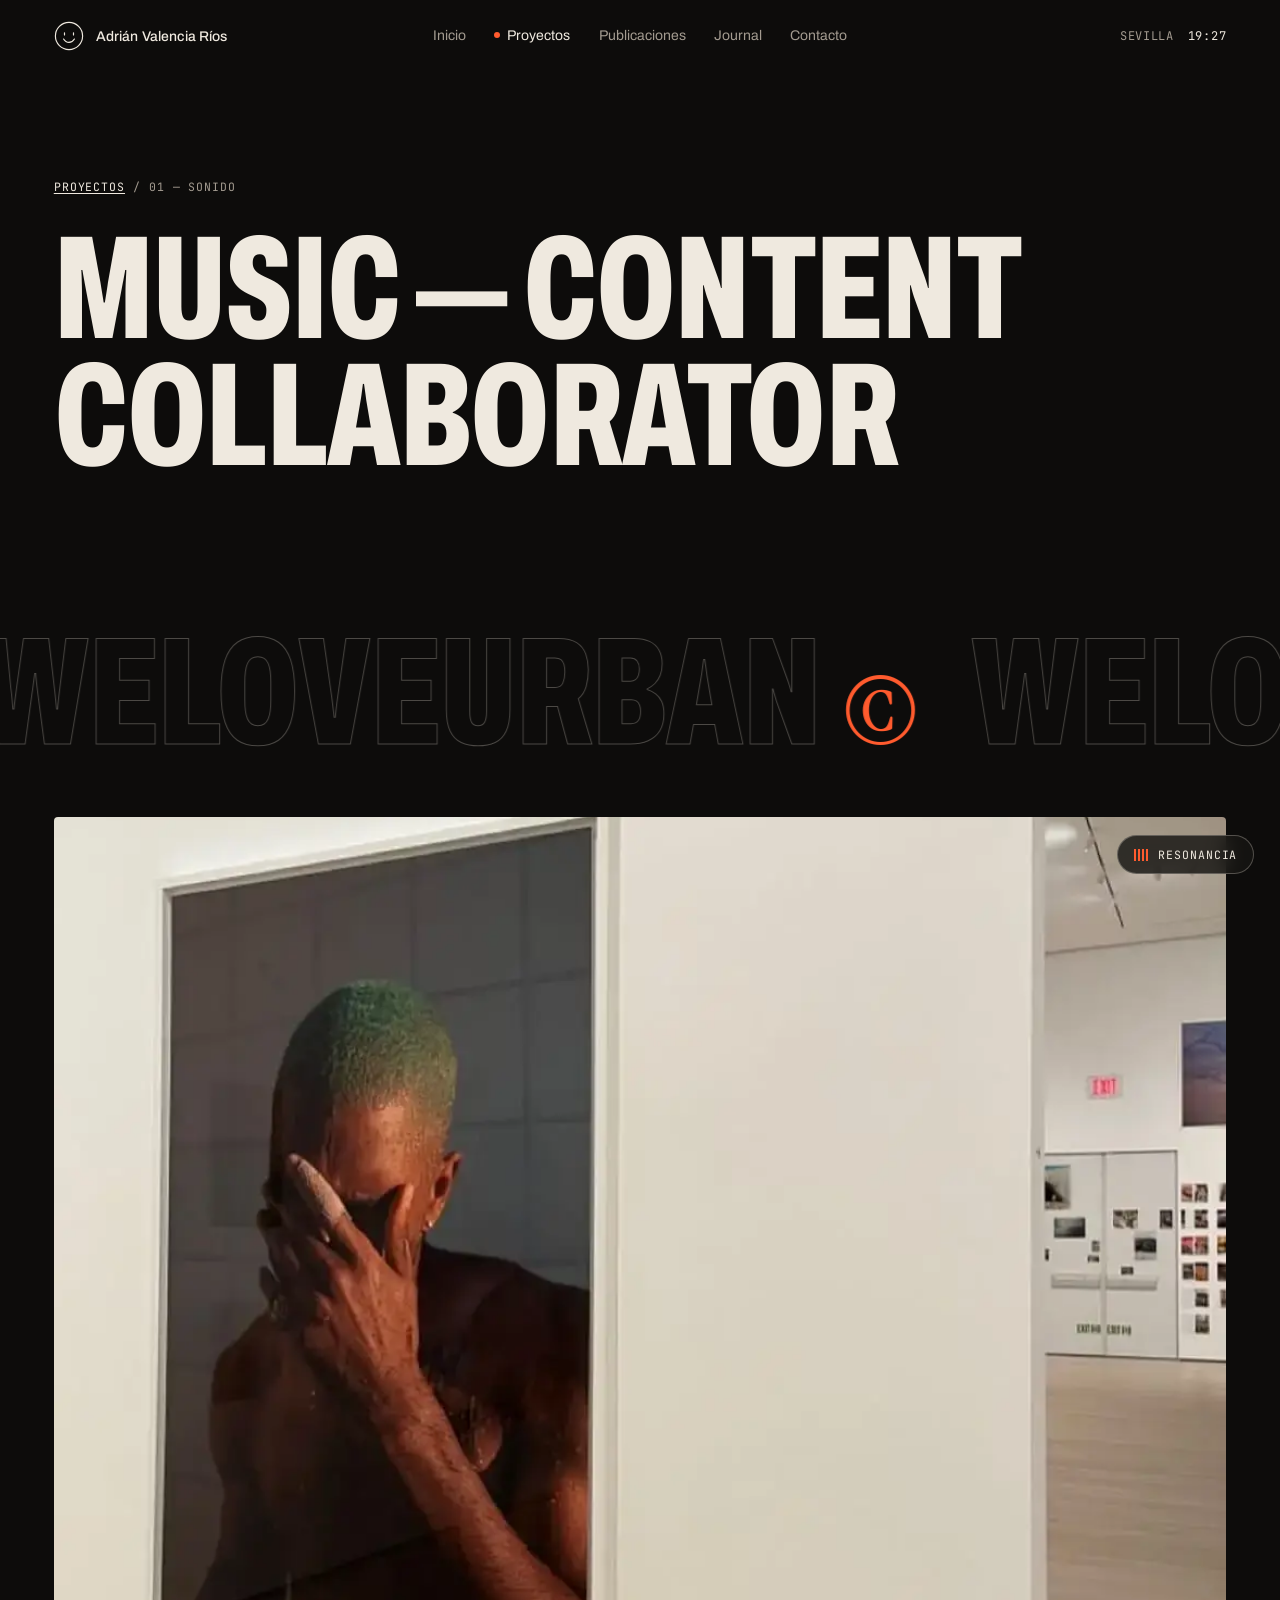
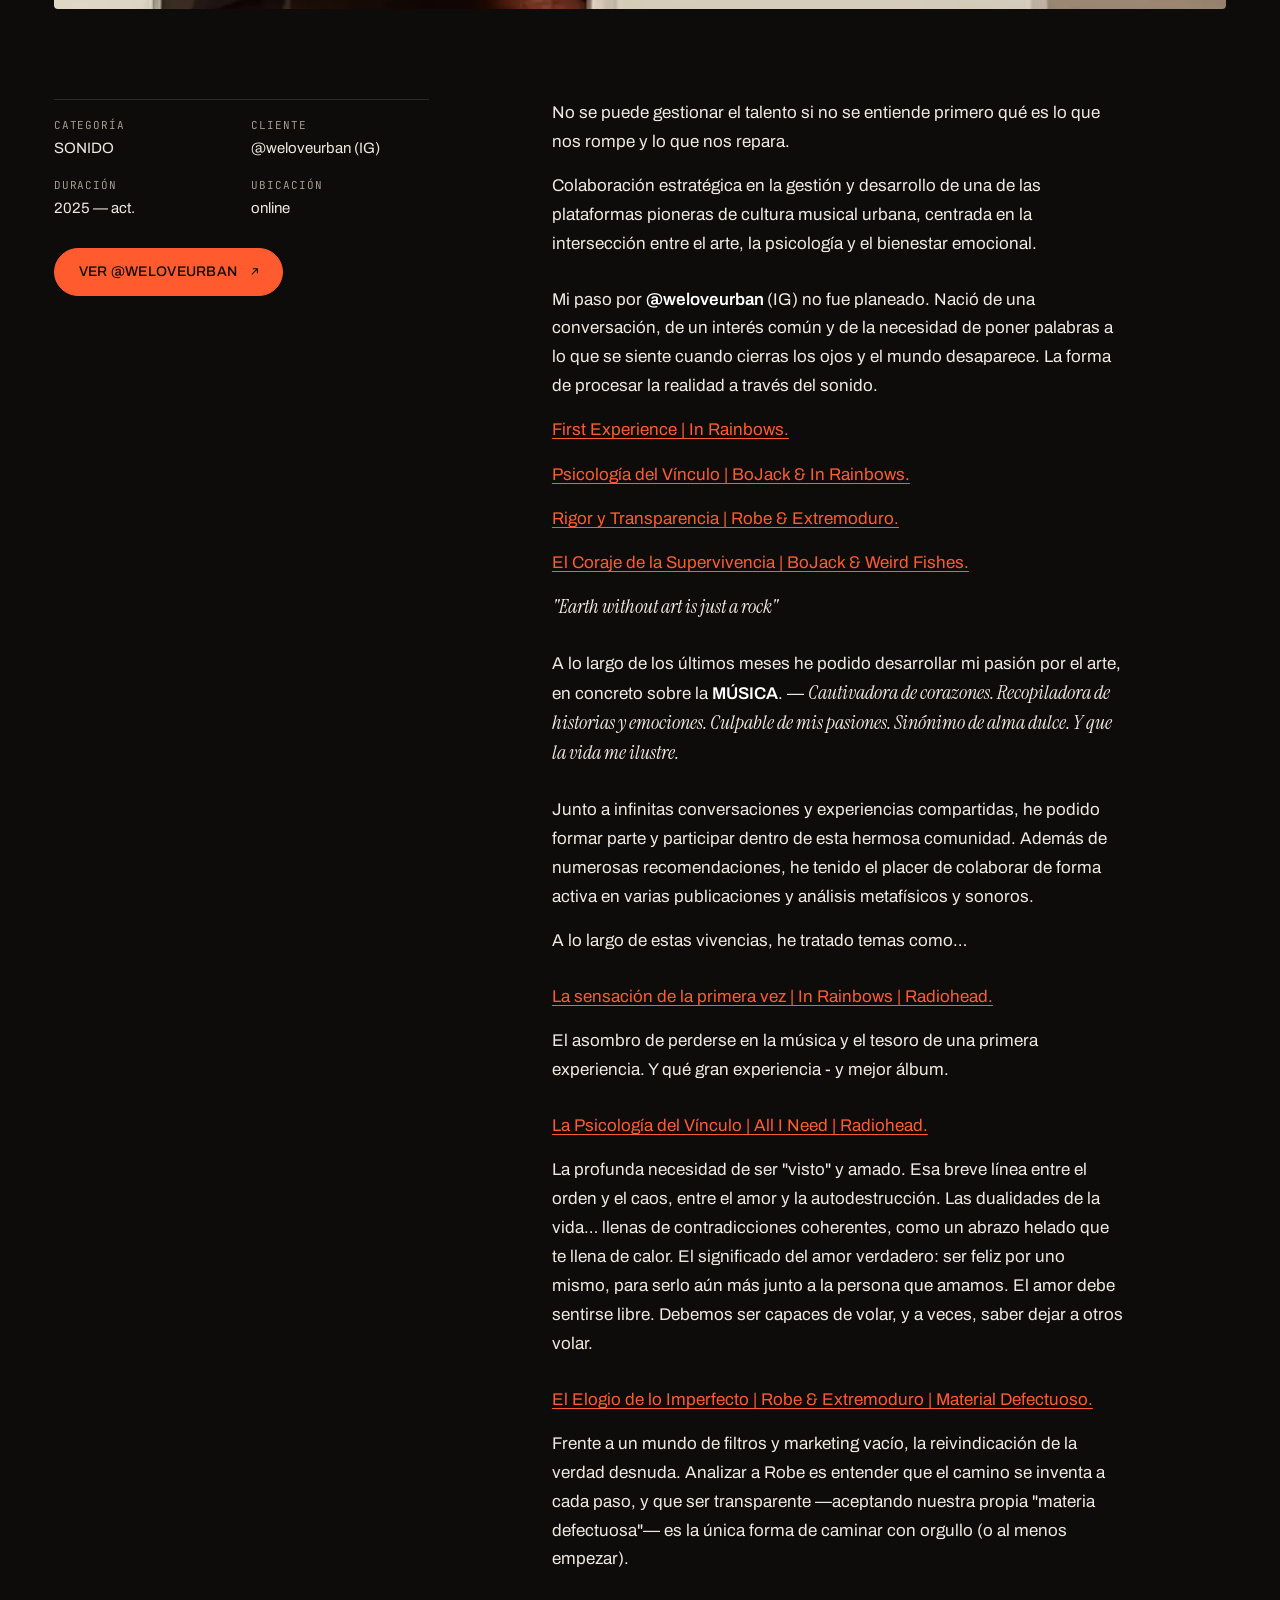
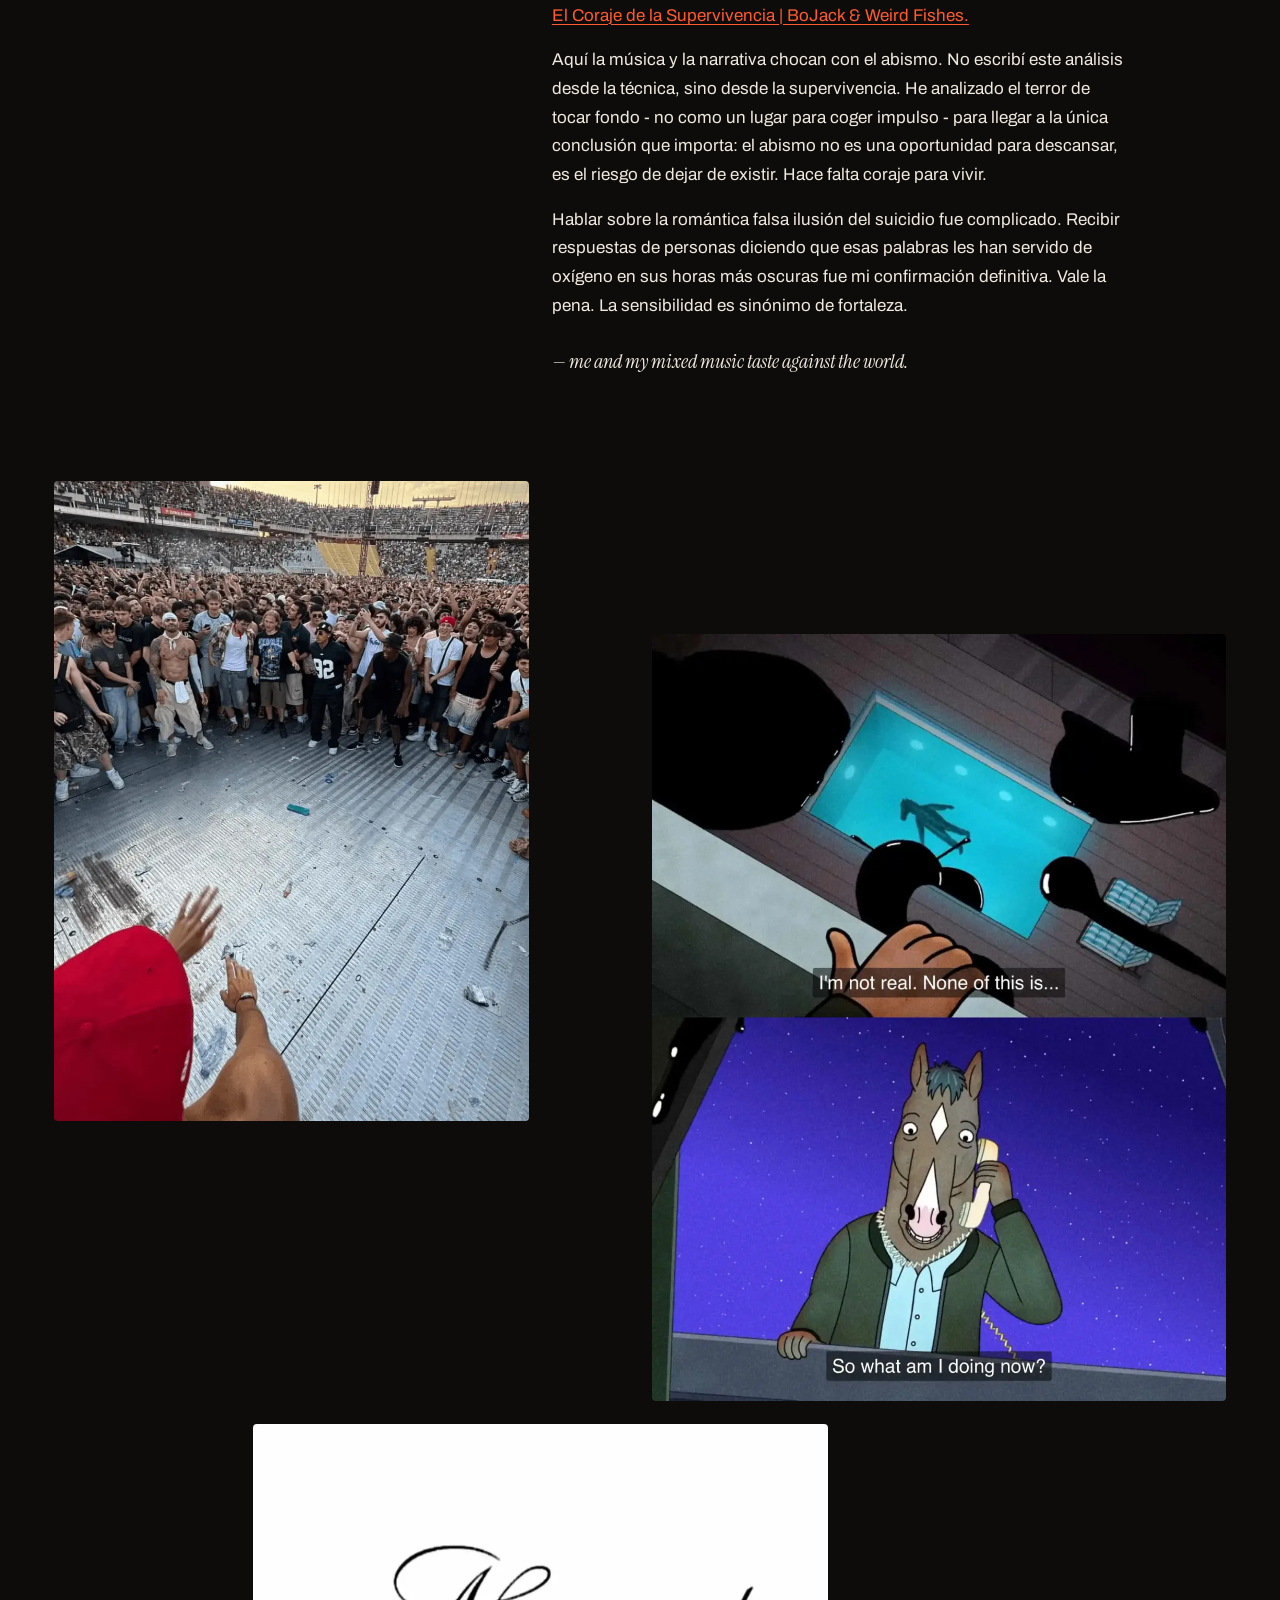
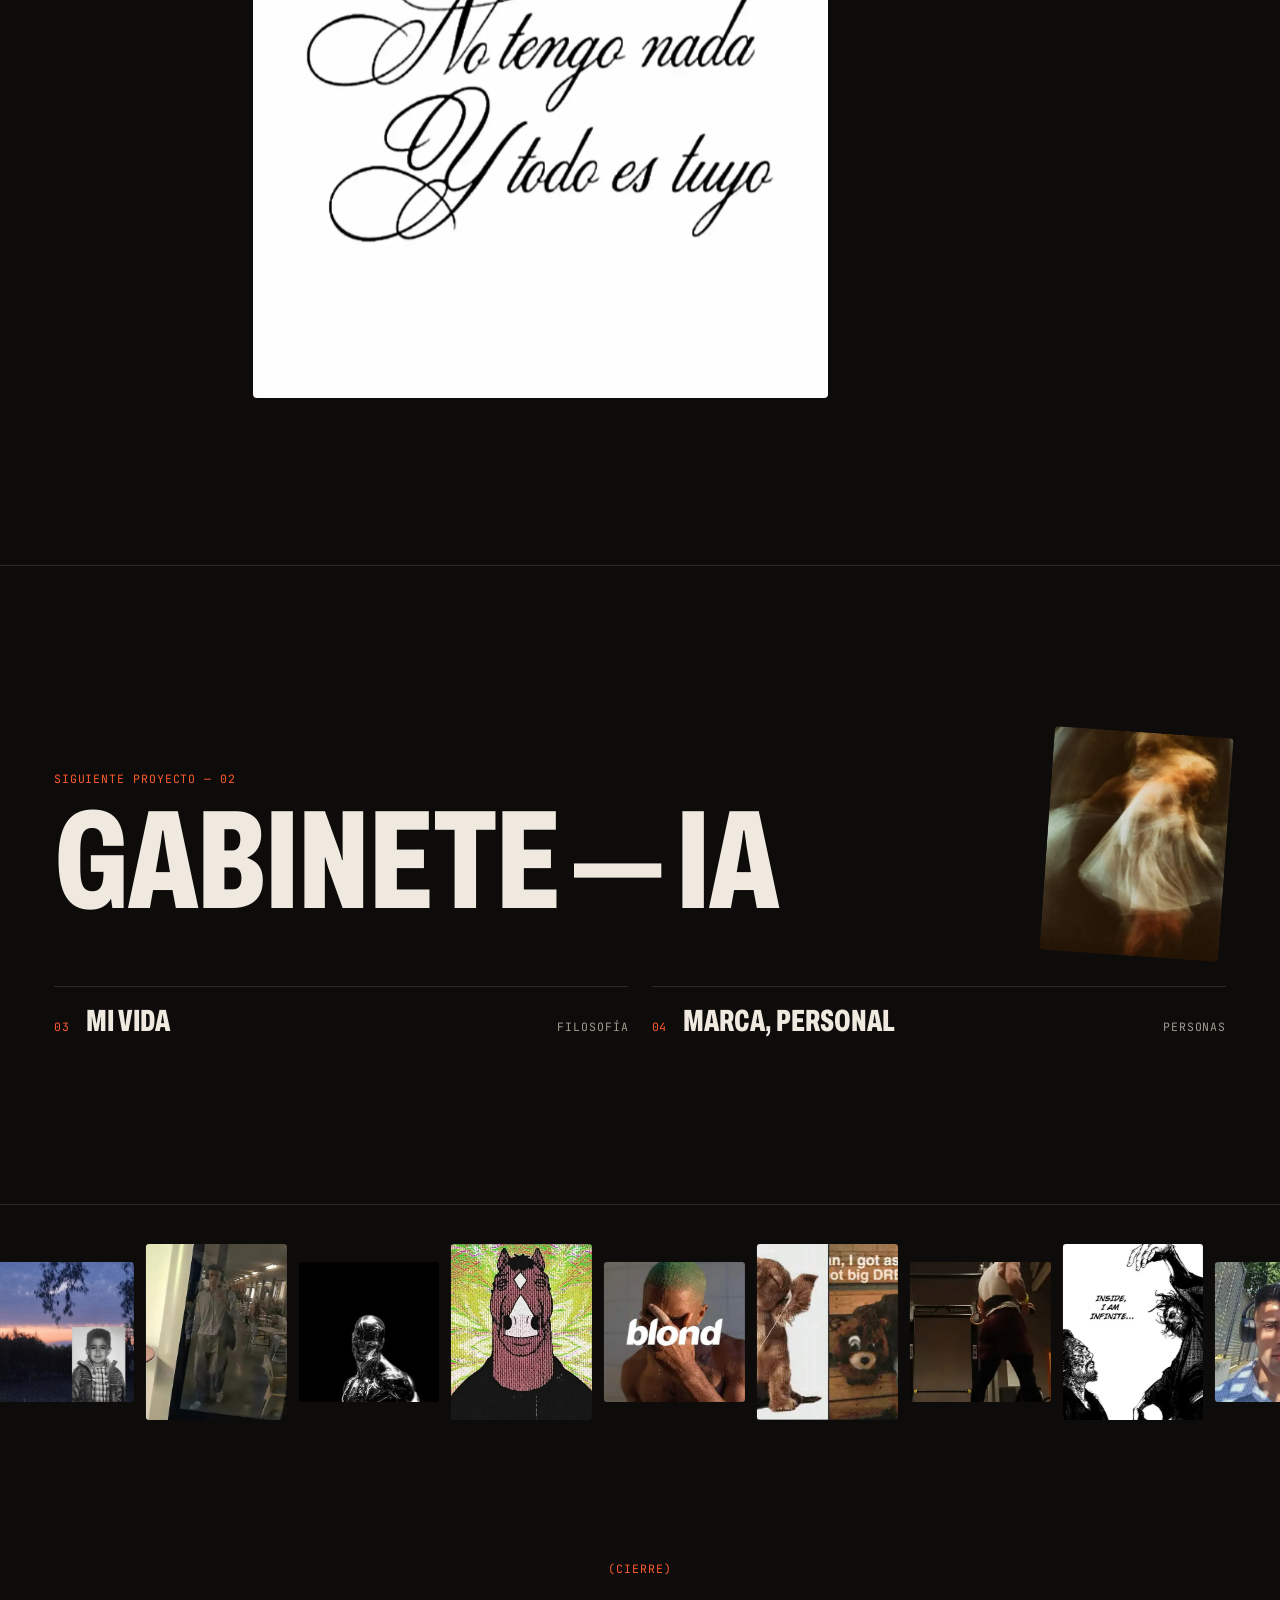
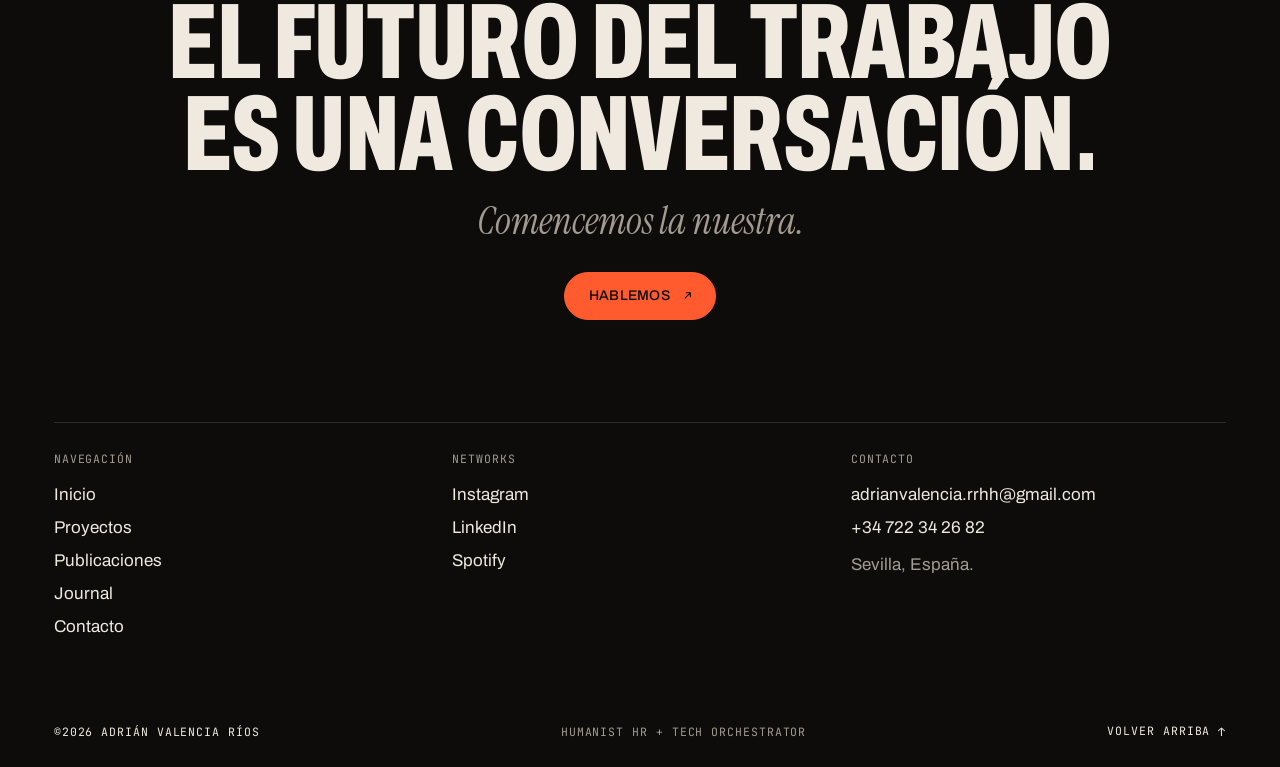
<file: work/sonido/index.html>
<!doctype html><html lang="es"><head><meta charset="utf-8"><meta name="viewport" content="width=device-width,initial-scale=1">
<title>Music — Content Collaborator — Proyectos — Adrián Valencia Ríos</title><meta name="description" content="No se puede gestionar el talento si no se entiende primero qué es lo que nos rompe y lo que nos repara. Colaboración estratégica en la gestión y…"><meta name="author" content="Adrián Valencia Ríos"><meta name="theme-color" content="#0d0c0b"><meta name="color-scheme" content="dark">
<link rel="canonical" href="https://adrianvalenciarrhh-rgb.github.io/adrianvalencia-personal-v2/work/sonido/"><meta property="og:site_name" content="Adrián Valencia Ríos"><meta property="og:locale" content="es_ES"><meta property="og:type" content="article"><meta property="og:url" content="https://adrianvalenciarrhh-rgb.github.io/adrianvalencia-personal-v2/work/sonido/"><meta property="og:title" content="Music — Content Collaborator — Proyectos — Adrián Valencia Ríos"><meta property="og:description" content="No se puede gestionar el talento si no se entiende primero qué es lo que nos rompe y lo que nos repara. Colaboración estratégica en la gestión y…"><meta property="og:image" content="https://adrianvalenciarrhh-rgb.github.io/adrianvalencia-personal-v2/assets/og.jpg"><meta property="og:image:width" content="1200"><meta property="og:image:height" content="630"><meta property="og:image:alt" content="Adrián Valencia Ríos — Humanist HR + Tech Orchestrator">
<meta name="twitter:card" content="summary_large_image"><meta name="twitter:title" content="Music — Content Collaborator — Proyectos — Adrián Valencia Ríos"><meta name="twitter:description" content="No se puede gestionar el talento si no se entiende primero qué es lo que nos rompe y lo que nos repara. Colaboración estratégica en la gestión y…"><meta name="twitter:image" content="https://adrianvalenciarrhh-rgb.github.io/adrianvalencia-personal-v2/assets/og.jpg">
<link rel="icon" href="../../favicon.png" type="image/png"><link rel="apple-touch-icon" href="../../apple-touch-icon.png">
<link rel="preload" href="../../assets/fonts/Archivo-var.woff2" as="font" type="font/woff2" crossorigin><link rel="preload" href="../../assets/fonts/InstrumentSerif-Italic.woff2" as="font" type="font/woff2" crossorigin>
<link rel="stylesheet" href="../../assets/style.css"><script>document.documentElement.classList.add('js')</script>
</head><body class="pg-proj" id="top"><a class="skip" href="#main">Saltar al contenido</a>
<header class="hd"><div class="hd-in wrap">
<a class="brand" href="../../" aria-label="Adrián Valencia Ríos — inicio"><svg class="smile" viewBox="0 0 32 32" aria-hidden="true" focusable="false"><circle cx="16" cy="16" r="14.5"/><path d="M11.2 12.6v2.2M20.8 12.6v2.2"/><path d="M10.2 19.2c1.4 2.4 3.4 3.6 5.8 3.6s4.4-1.2 5.8-3.6"/></svg><span class="brand-t">Adrián Valencia Ríos</span></a>
<nav class="nav" aria-label="Principal"><ul><li><a href="../../"><span class="rl" data-t="Inicio"><span>Inicio</span></span></a></li><li><a href="../../work/" aria-current="page"><span class="rl" data-t="Proyectos"><span>Proyectos</span></span></a></li><li><a href="../../gallery/"><span class="rl" data-t="Publicaciones"><span>Publicaciones</span></span></a></li><li><a href="../../article/"><span class="rl" data-t="Journal"><span>Journal</span></span></a></li><li><a href="../../contact/"><span class="rl" data-t="Contacto"><span>Contacto</span></span></a></li></ul></nav>
<p class="hd-meta"><span>Sevilla</span> <time class="clock" aria-label="Hora en Sevilla">--:--</time></p>
<button class="burger" type="button" aria-expanded="false" aria-controls="menu"><span class="vh">Abrir menú</span><i></i><i></i><i></i></button></div></header>
<div class="menu" id="menu" hidden><nav aria-label="Menú móvil"><ol><li><a href="../../"><small>01</small>Inicio</a></li><li><a href="../../work/" aria-current="page"><small>02</small>Proyectos</a></li><li><a href="../../gallery/"><small>03</small>Publicaciones</a></li><li><a href="../../article/"><small>04</small>Journal</a></li><li><a href="../../contact/"><small>05</small>Contacto</a></li></ol></nav>
<div class="menu-f"><a href="mailto:adrianvalencia.rrhh@gmail.com">adrianvalencia.rrhh@gmail.com</a><div><a href="https://www.instagram.com/adrivarix11" target="_blank" rel="noopener">Instagram</a><a href="https://www.linkedin.com/in/adrianvalenciarios" target="_blank" rel="noopener">LinkedIn</a><a href="https://open.spotify.com/playlist/6QJf0xYg1cFt41ECWoVEH4" target="_blank" rel="noopener">Spotify</a></div></div></div><main id="main">
<section class="phead wrap"><p class="eyebrow ld"><a href="../../work/">Proyectos</a> / 01 — SONIDO</p><h1 class="h-xl"><span class="ln"><span>Music — Content Collaborator</span></span></h1></section>
<p class="mq mq-out" data-speed="45"><span class="vh">WELOVEURBAN ©</span><span class="mq-t" aria-hidden="true"><span class="mq-g"><span class="mq-i">WELOVEURBAN <span class="it">©</span></span><span class="mq-i">WELOVEURBAN <span class="it">©</span></span><span class="mq-i">WELOVEURBAN <span class="it">©</span></span><span class="mq-i">WELOVEURBAN <span class="it">©</span></span></span><span class="mq-g"><span class="mq-i">WELOVEURBAN <span class="it">©</span></span><span class="mq-i">WELOVEURBAN <span class="it">©</span></span><span class="mq-i">WELOVEURBAN <span class="it">©</span></span><span class="mq-i">WELOVEURBAN <span class="it">©</span></span></span></span></p>
<section class="wrap pd">
<figure class="pd-hero" data-r><img src="../../assets/img/PqqomyFJ1p.webp" width="1079" height="1139" alt="Music — Content Collaborator" fetchpriority="high" decoding="async"></figure>
<div class="pd-g"><aside class="pd-side"><dl class="meta"><div><dt>Categoría</dt><dd>SONIDO</dd></div><div><dt>Cliente</dt><dd>@weloveurban (IG)</dd></div><div><dt>Duración</dt><dd>2025 — act.</dd></div><div><dt>Ubicación</dt><dd>online</dd></div></dl><a class="btn btn-acc" href="https://www.instagram.com/weloveurban?utm_source=ig_web_button_share_sheet&igsh=ZDNlZDc0MzIxNw==" target="_blank" rel="noopener"><span class="rl" data-t="Ver @weloveurban"><span>Ver @weloveurban</span></span><svg class="ar" viewBox="0 0 16 16" aria-hidden="true"><path d="M4 12 12 4M5.5 4H12v6.5" fill="none" stroke="currentColor" stroke-width="1.5"/></svg><span class="vh"> (se abre en una pestaña nueva)</span></a></aside>
<div class="prose" data-r><p>No se puede gestionar el talento si no se entiende primero qué es lo que nos rompe y lo que nos repara.</p><p>Colaboración estratégica en la gestión y desarrollo de una de las plataformas pioneras de cultura musical urbana, centrada en la intersección entre el arte, la psicología y el bienestar emocional.</p><div class="gap" aria-hidden="true"></div><p>Mi paso por <strong>@weloveurban </strong>(IG) no fue planeado. Nació de una conversación, de un interés común y de la necesidad de poner palabras a lo que se siente cuando cierras los ojos y el mundo desaparece. La forma de procesar la realidad a través del sonido.</p><p><a href="https://www.instagram.com/p/DRoAtxAkeO-/?igsh=NWwwanVsNjhtc3Nt" target="_blank" rel="noopener">First Experience | In Rainbows. </a></p><p><a href="https://www.instagram.com/p/DSGmKsaEa4_/?igsh=Y3NjNDMwdGo4cW1t" target="_blank" rel="noopener">Psicología del Vínculo | BoJack &amp; In Rainbows. </a></p><p><a href="https://www.instagram.com/p/DSV0WeQkWV-/?igsh=eXpkejhyYWY1emo0" target="_blank" rel="noopener">Rigor y Transparencia | Robe &amp; Extremoduro.</a></p><p><a href="https://www.instagram.com/p/DU7A2dEkZJT/?utm_source=ig_web_copy_link&stkn=NTc4MTIwNjQ2YQ==" target="_blank" rel="noopener">El Coraje de la Supervivencia | BoJack &amp; Weird Fishes.</a></p><p><em>"Earth without art is just a rock"</em></p><div class="gap" aria-hidden="true"></div><p>A lo largo de los últimos meses he podido desarrollar mi pasión por el arte, en concreto sobre la <strong>MÚSICA</strong>. — <em>Cautivadora de corazones. Recopiladora de historias y emociones. Culpable de mis pasiones. Sinónimo de alma dulce. Y que la vida me ilustre. </em></p><div class="gap" aria-hidden="true"></div><p>Junto a infinitas conversaciones y experiencias compartidas, he podido formar parte y participar dentro de esta hermosa comunidad. Además de numerosas recomendaciones, he tenido el placer de colaborar de forma activa en varias publicaciones y análisis metafísicos y sonoros.</p><p>A lo largo de estas vivencias, he tratado temas como…</p><div class="gap" aria-hidden="true"></div><p><a href="https://www.instagram.com/p/DRoAtxAkeO-/?igsh=NWwwanVsNjhtc3Nt" target="_blank" rel="noopener">La sensación de la primera vez | In Rainbows | Radiohead. </a></p><p>El asombro de perderse en la música y el tesoro de una primera experiencia. Y qué gran experiencia - y mejor álbum.</p><div class="gap" aria-hidden="true"></div><p><a href="https://www.instagram.com/p/DSGmKsaEa4_/?igsh=Y3NjNDMwdGo4cW1t" target="_blank" rel="noopener">La Psicología del Vínculo | All I Need | Radiohead. </a></p><p>La profunda necesidad de ser "visto" y amado. Esa breve línea entre el orden y el caos, entre el amor y la autodestrucción. Las dualidades de la vida… llenas de contradicciones coherentes, como un abrazo helado que te llena de calor. El significado del amor verdadero: ser feliz por uno mismo, para serlo aún más junto a la persona que amamos. El amor debe sentirse libre. Debemos ser capaces de volar, y a veces, saber dejar a otros volar.</p><div class="gap" aria-hidden="true"></div><p><a href="https://www.instagram.com/p/DSV0WeQkWV-/?igsh=eXpkejhyYWY1emo0" target="_blank" rel="noopener">El Elogio de lo Imperfecto | Robe &amp; Extremoduro | Material Defectuoso.</a></p><p>Frente a un mundo de filtros y marketing vacío, la reivindicación de la verdad desnuda. Analizar a Robe es entender que el camino se inventa a cada paso, y que ser transparente —aceptando nuestra propia "materia defectuosa"— es la única forma de caminar con orgullo (o al menos empezar).</p><div class="gap" aria-hidden="true"></div><p><a href="https://www.instagram.com/p/DSV0WeQkWV-/?igsh=eXpkejhyYWY1emo0" target="_blank" rel="noopener">El Coraje de la Supervivencia | BoJack &amp; Weird Fishes.</a></p><p>Aquí la música y la narrativa chocan con el abismo. No escribí este análisis desde la técnica, sino desde la supervivencia. He analizado el terror de tocar fondo - no como un lugar para coger impulso - para llegar a la única conclusión que importa: el abismo no es una oportunidad para descansar, es el riesgo de dejar de existir. Hace falta coraje para vivir.</p><p>Hablar sobre la romántica falsa ilusión del suicidio fue complicado. Recibir respuestas de personas diciendo que esas palabras les han servido de oxígeno en sus horas más oscuras fue mi confirmación definitiva. Vale la pena. La sensibilidad es sinónimo de fortaleza.</p><div class="gap" aria-hidden="true"></div><p><em>— me and my mixed music taste against the world.</em></p></div></div>
<div class="pd-imgs"><figure class="pdi pdi0" data-r><img src="../../assets/img/wWzpNFPgfG.webp" width="923" height="1245" alt="Music — Content Collaborator — imagen 2" loading="lazy" decoding="async"></figure><figure class="pdi pdi1" data-r><img src="../../assets/img/ZeFPhY9CE5.webp" width="1100" height="1467" alt="Music — Content Collaborator — imagen 3" loading="lazy" decoding="async"></figure><figure class="pdi pdi2" data-r><img src="../../assets/img/NOWXlXUPlr.webp" width="1024" height="1024" alt="Music — Content Collaborator — imagen 4" loading="lazy" decoding="async"></figure></div>
</section>
<section class="sec wrap next" aria-label="Siguiente proyecto"><a class="next-a" href="../../work/tech/"><span class="eyebrow">Siguiente proyecto — 02</span><span class="next-t">Gabinete — IA</span><span class="next-i"><img src="../../assets/img/pzBCK7EzQO.webp" width="1100" height="736" alt="" loading="lazy" decoding="async"></span></a>
<div class="more"><a class="more-a" href="../../work/mi-vida/"><span class="num">03</span><span class="rl" data-t="Mi vida"><span>Mi vida</span></span><span class="eyebrow">FILOSOFÍA</span></a><a class="more-a" href="../../work/personas/"><span class="num">04</span><span class="rl" data-t="Marca, personal"><span>Marca, personal</span></span><span class="eyebrow">PERSONAS</span></a></div></section></main><footer class="ft">
<div class="strip" aria-hidden="true"><div class="strip-t" data-speed="22"><span class="mq-g"><span class="st-i"><img src="../../assets/img/JCHJjIOxZ1.webp" width="1080" height="1468" alt="" loading="lazy" decoding="async"></span><span class="st-i"><img src="../../assets/img/s/nRtJeVkqT6.webp" width="400" height="540" alt="" loading="lazy" decoding="async"></span><span class="st-i"><img src="../../assets/img/s/4A35Qu0QVW.webp" width="420" height="236" alt="" loading="lazy" decoding="async"></span><span class="st-i"><img src="../../assets/img/CCKaFSMrfl.webp" width="1080" height="1344" alt="" loading="lazy" decoding="async"></span><span class="st-i"><img src="../../assets/img/s/qozy7WIynz.webp" width="400" height="600" alt="" loading="lazy" decoding="async"></span><span class="st-i"><img src="../../assets/img/s/dLRgGMrvTk.webp" width="400" height="267" alt="" loading="lazy" decoding="async"></span><span class="st-i"><img src="../../assets/img/s/WZtZ3pAf5K.webp" width="400" height="639" alt="" loading="lazy" decoding="async"></span><span class="st-i"><img src="../../assets/img/u3DLyOcICf.webp" width="1080" height="1061" alt="" loading="lazy" decoding="async"></span><span class="st-i"><img src="../../assets/img/s/oa5XfXW8ft.webp" width="420" height="420" alt="" loading="lazy" decoding="async"></span></span><span class="mq-g"><span class="st-i"><img src="../../assets/img/JCHJjIOxZ1.webp" width="1080" height="1468" alt="" loading="lazy" decoding="async"></span><span class="st-i"><img src="../../assets/img/s/nRtJeVkqT6.webp" width="400" height="540" alt="" loading="lazy" decoding="async"></span><span class="st-i"><img src="../../assets/img/s/4A35Qu0QVW.webp" width="420" height="236" alt="" loading="lazy" decoding="async"></span><span class="st-i"><img src="../../assets/img/CCKaFSMrfl.webp" width="1080" height="1344" alt="" loading="lazy" decoding="async"></span><span class="st-i"><img src="../../assets/img/s/qozy7WIynz.webp" width="400" height="600" alt="" loading="lazy" decoding="async"></span><span class="st-i"><img src="../../assets/img/s/dLRgGMrvTk.webp" width="400" height="267" alt="" loading="lazy" decoding="async"></span><span class="st-i"><img src="../../assets/img/s/WZtZ3pAf5K.webp" width="400" height="639" alt="" loading="lazy" decoding="async"></span><span class="st-i"><img src="../../assets/img/u3DLyOcICf.webp" width="1080" height="1061" alt="" loading="lazy" decoding="async"></span><span class="st-i"><img src="../../assets/img/s/oa5XfXW8ft.webp" width="420" height="420" alt="" loading="lazy" decoding="async"></span></span></div></div>
<div class="wrap">
<div class="ft-close" data-r><p class="eyebrow">(Cierre)</p><p class="ft-big">El futuro del trabajo<br>es una conversación.</p><p class="ft-it">Comencemos la nuestra.</p><a class="btn btn-acc" href="../../contact/"><span class="rl" data-t="Hablemos"><span>Hablemos</span></span><svg class="ar" viewBox="0 0 16 16" aria-hidden="true"><path d="M4 12 12 4M5.5 4H12v6.5" fill="none" stroke="currentColor" stroke-width="1.5"/></svg></a></div>
<div class="ft-cols">
<div><p class="eyebrow">Navegación</p><ul><li><a href="../../"><span class="rl" data-t="Inicio"><span>Inicio</span></span></a></li><li><a href="../../work/"><span class="rl" data-t="Proyectos"><span>Proyectos</span></span></a></li><li><a href="../../gallery/"><span class="rl" data-t="Publicaciones"><span>Publicaciones</span></span></a></li><li><a href="../../article/"><span class="rl" data-t="Journal"><span>Journal</span></span></a></li><li><a href="../../contact/"><span class="rl" data-t="Contacto"><span>Contacto</span></span></a></li></ul></div>
<div><p class="eyebrow">Networks</p><ul><li><a href="https://www.instagram.com/adrivarix11" target="_blank" rel="noopener"><span class="rl" data-t="Instagram"><span>Instagram</span></span><span class="vh"> (se abre en una pestaña nueva)</span></a></li><li><a href="https://www.linkedin.com/in/adrianvalenciarios" target="_blank" rel="noopener"><span class="rl" data-t="LinkedIn"><span>LinkedIn</span></span><span class="vh"> (se abre en una pestaña nueva)</span></a></li><li><a href="https://open.spotify.com/playlist/6QJf0xYg1cFt41ECWoVEH4" target="_blank" rel="noopener"><span class="rl" data-t="Spotify"><span>Spotify</span></span><span class="vh"> (se abre en una pestaña nueva)</span></a></li></ul></div>
<div><p class="eyebrow">Contacto</p><ul><li><a href="mailto:adrianvalencia.rrhh@gmail.com"><span class="rl sm" data-t="adrianvalencia.rrhh@gmail.com"><span>adrianvalencia.rrhh@gmail.com</span></span></a></li><li><a href="tel:+34722342682"><span class="rl" data-t="+34 722 34 26 82"><span>+34 722 34 26 82</span></span></a></li><li><span class="mute">Sevilla, España.</span></li></ul></div>
</div>
<div class="ft-bot"><span>©2026 Adrián Valencia Ríos</span><span class="mute">Humanist HR + Tech Orchestrator</span><a href="#top" class="totop"><span class="rl" data-t="Volver arriba"><span>Volver arriba</span></span> ↑</a></div>
</div></footer><div class="sp"><button class="sp-b" type="button" aria-expanded="false" aria-controls="sp-panel"><span class="eq" aria-hidden="true"><i></i><i></i><i></i><i></i></span><span class="sp-l">Resonancia</span><span class="vh">: abrir playlist de Spotify</span></button>
<div class="sp-panel" id="sp-panel" hidden data-src="https://open.spotify.com/embed/playlist/6QJf0xYg1cFt41ECWoVEH4?theme=0"><div class="sp-h"><span>Playlist varix — Spotify</span><a href="https://open.spotify.com/playlist/6QJf0xYg1cFt41ECWoVEH4" target="_blank" rel="noopener">Abrir ↗<span class="vh"> (se abre en una pestaña nueva)</span></a></div><div class="sp-f"></div></div></div><script src="../../assets/site.js" defer></script></body></html>
</file>
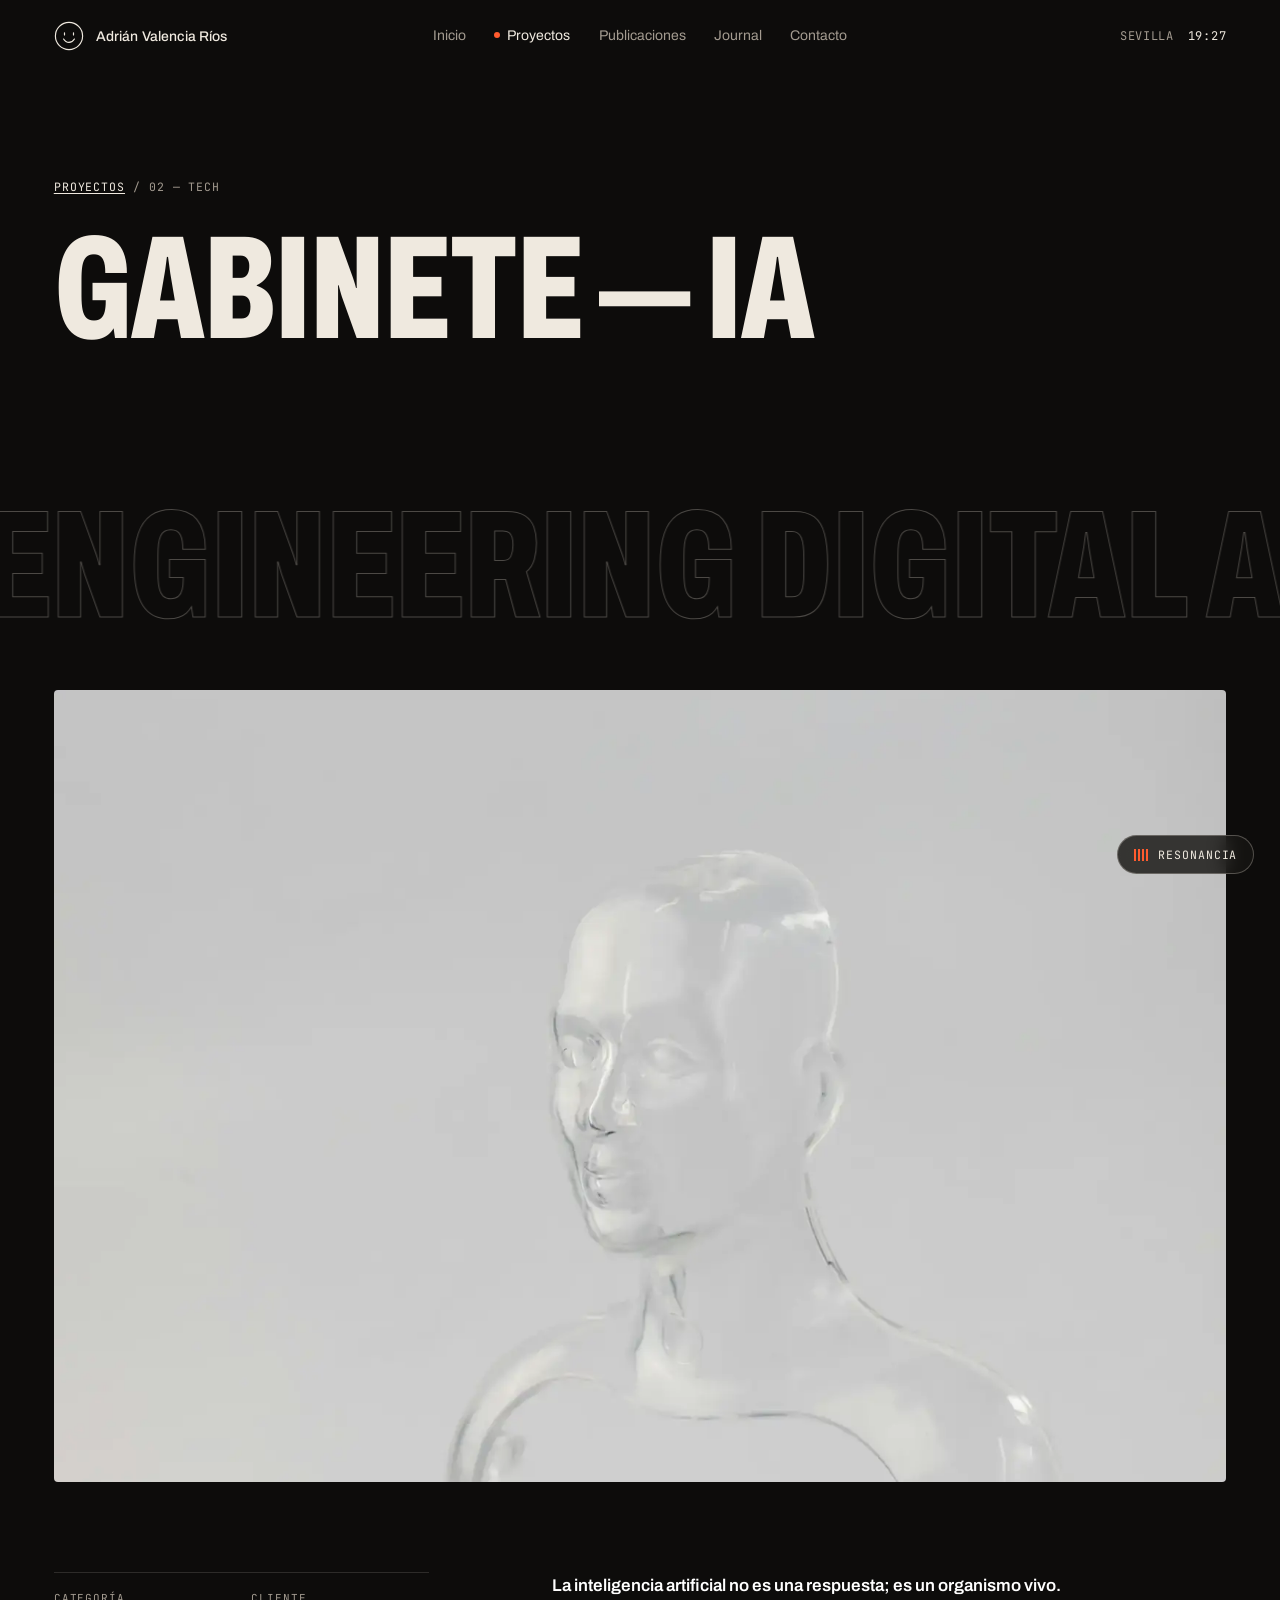
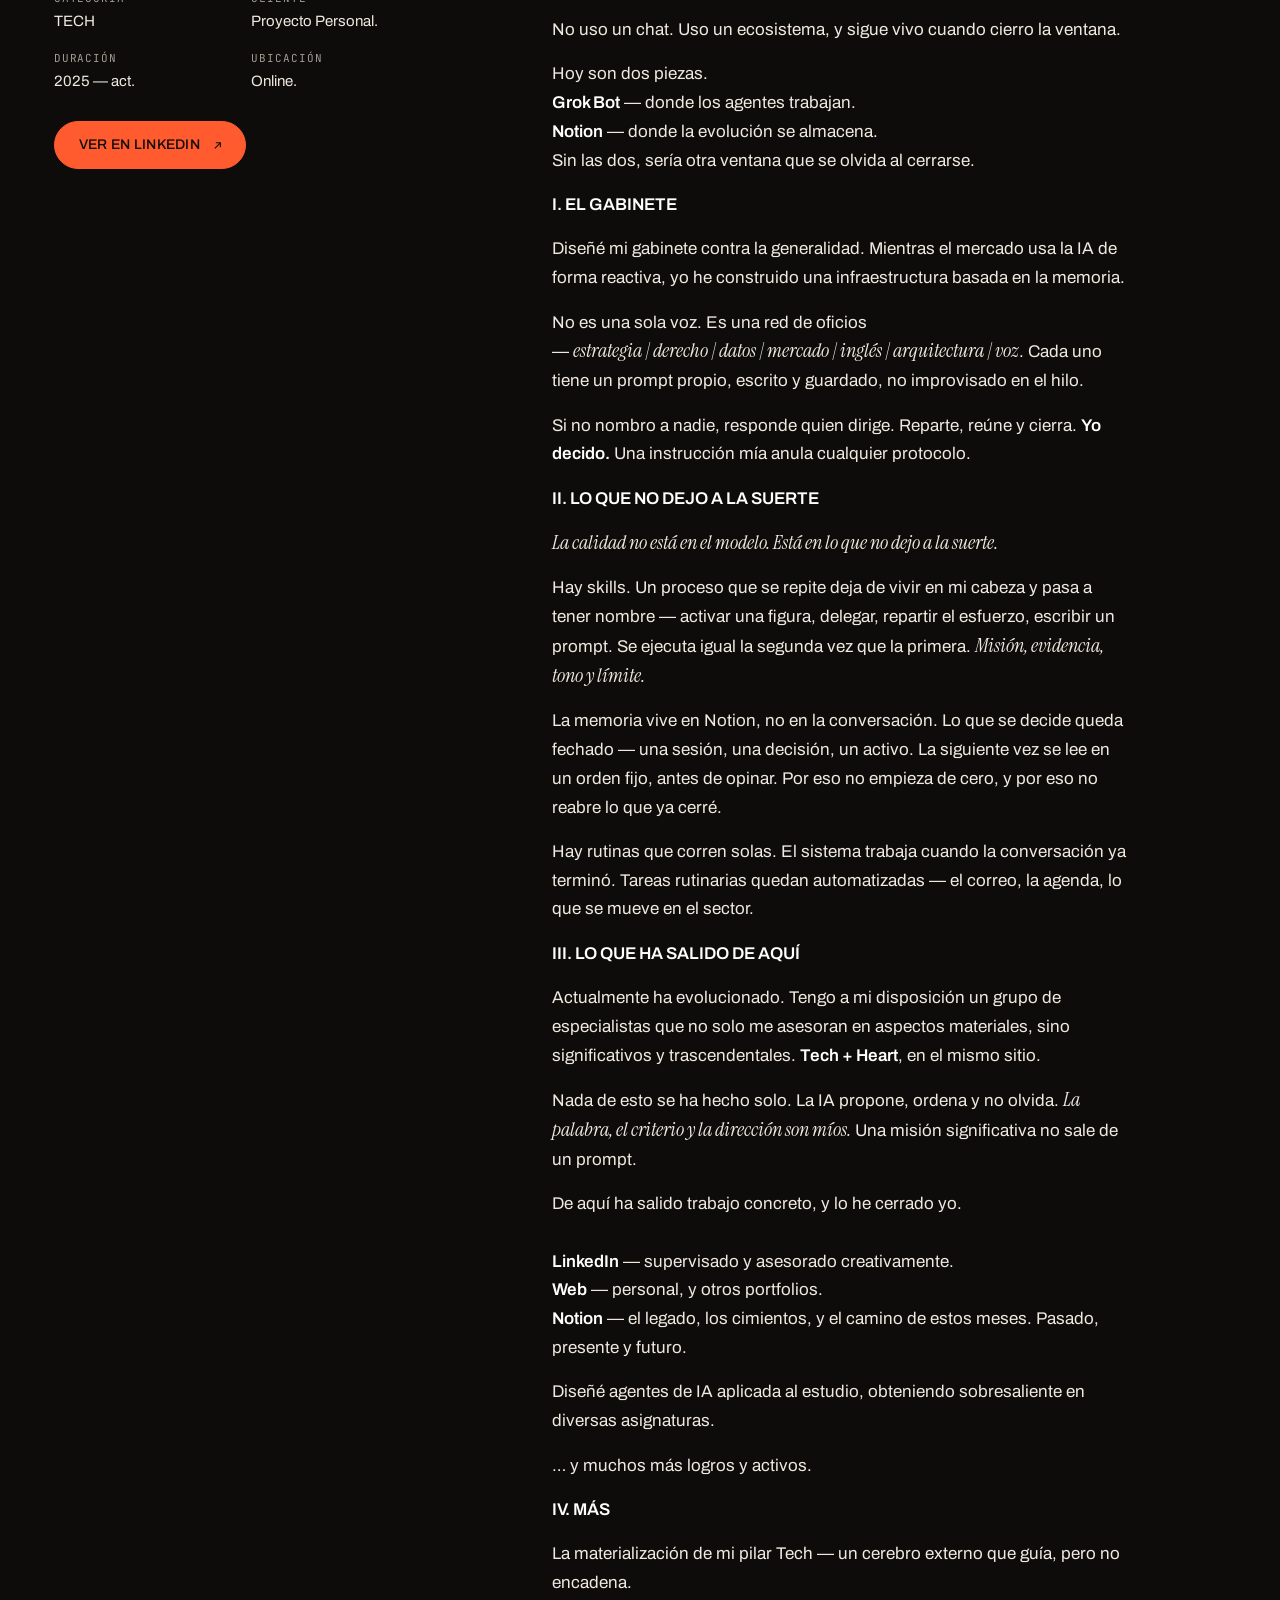
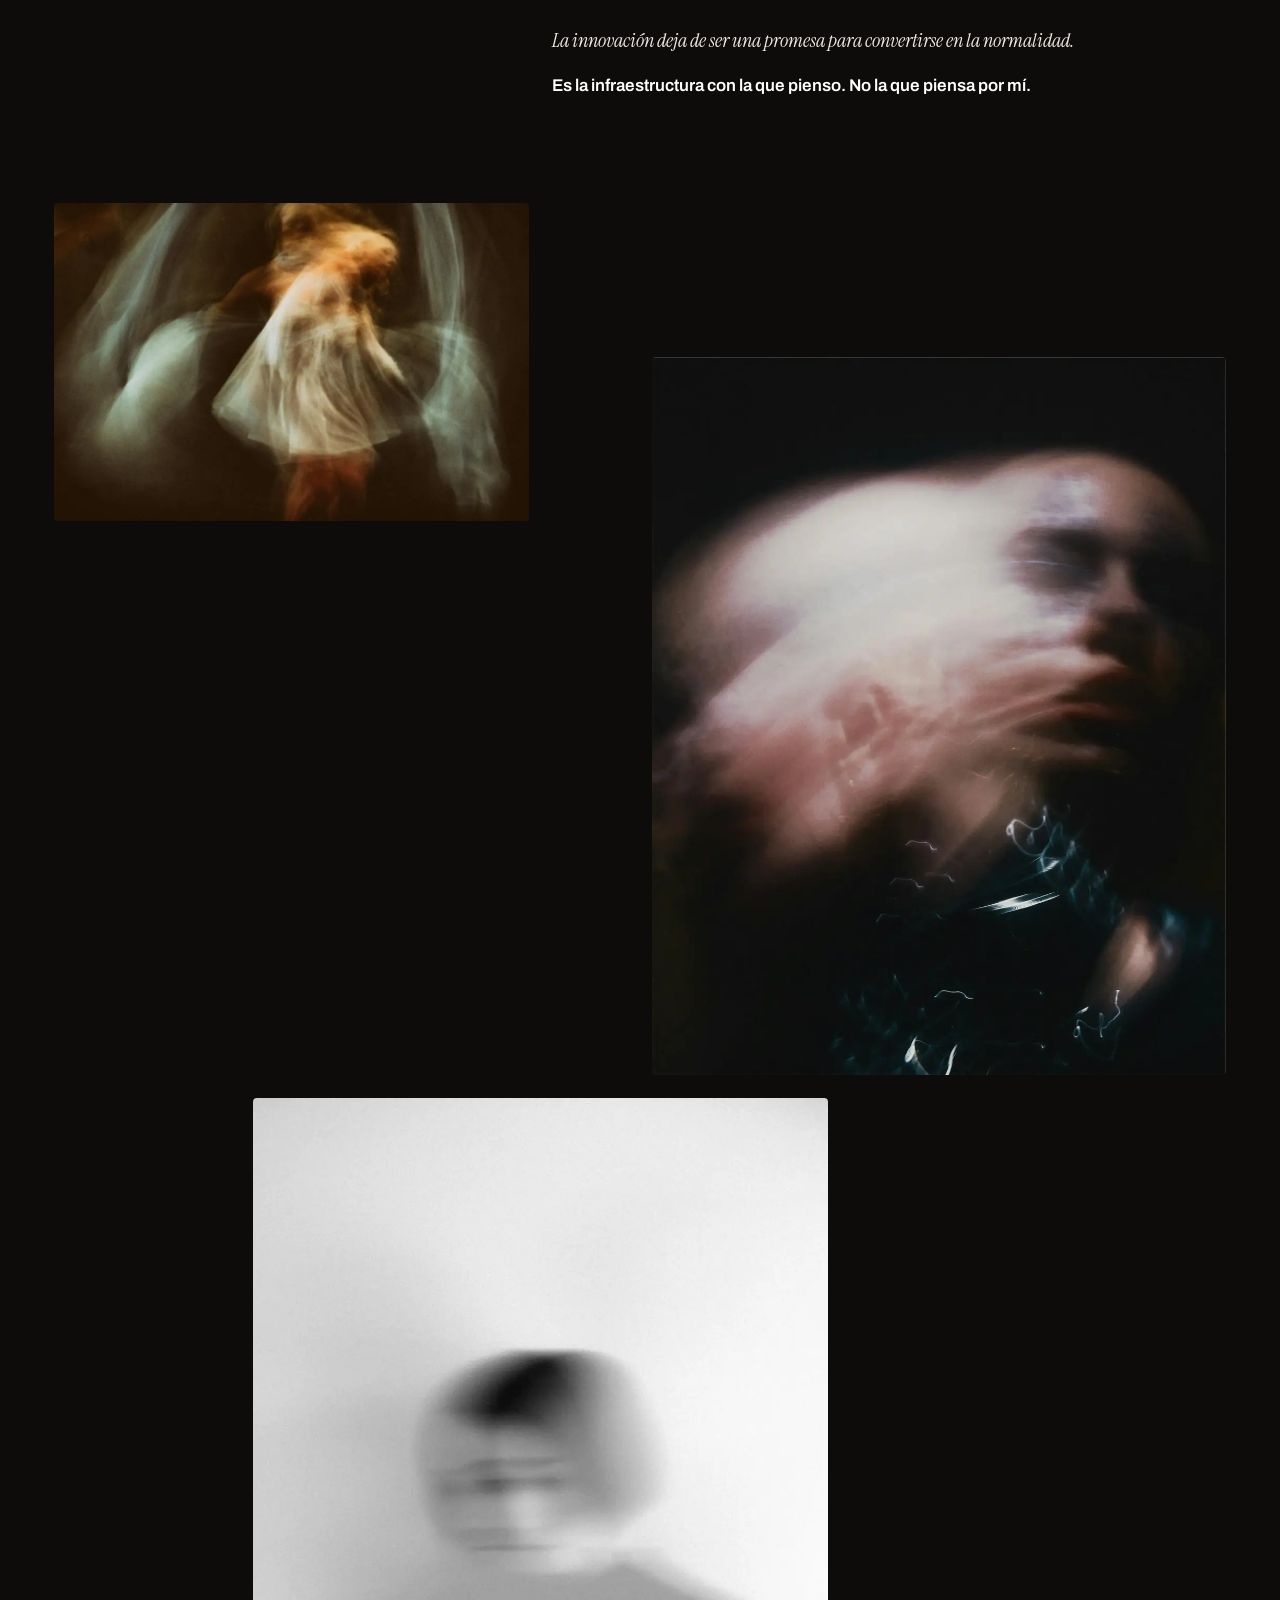
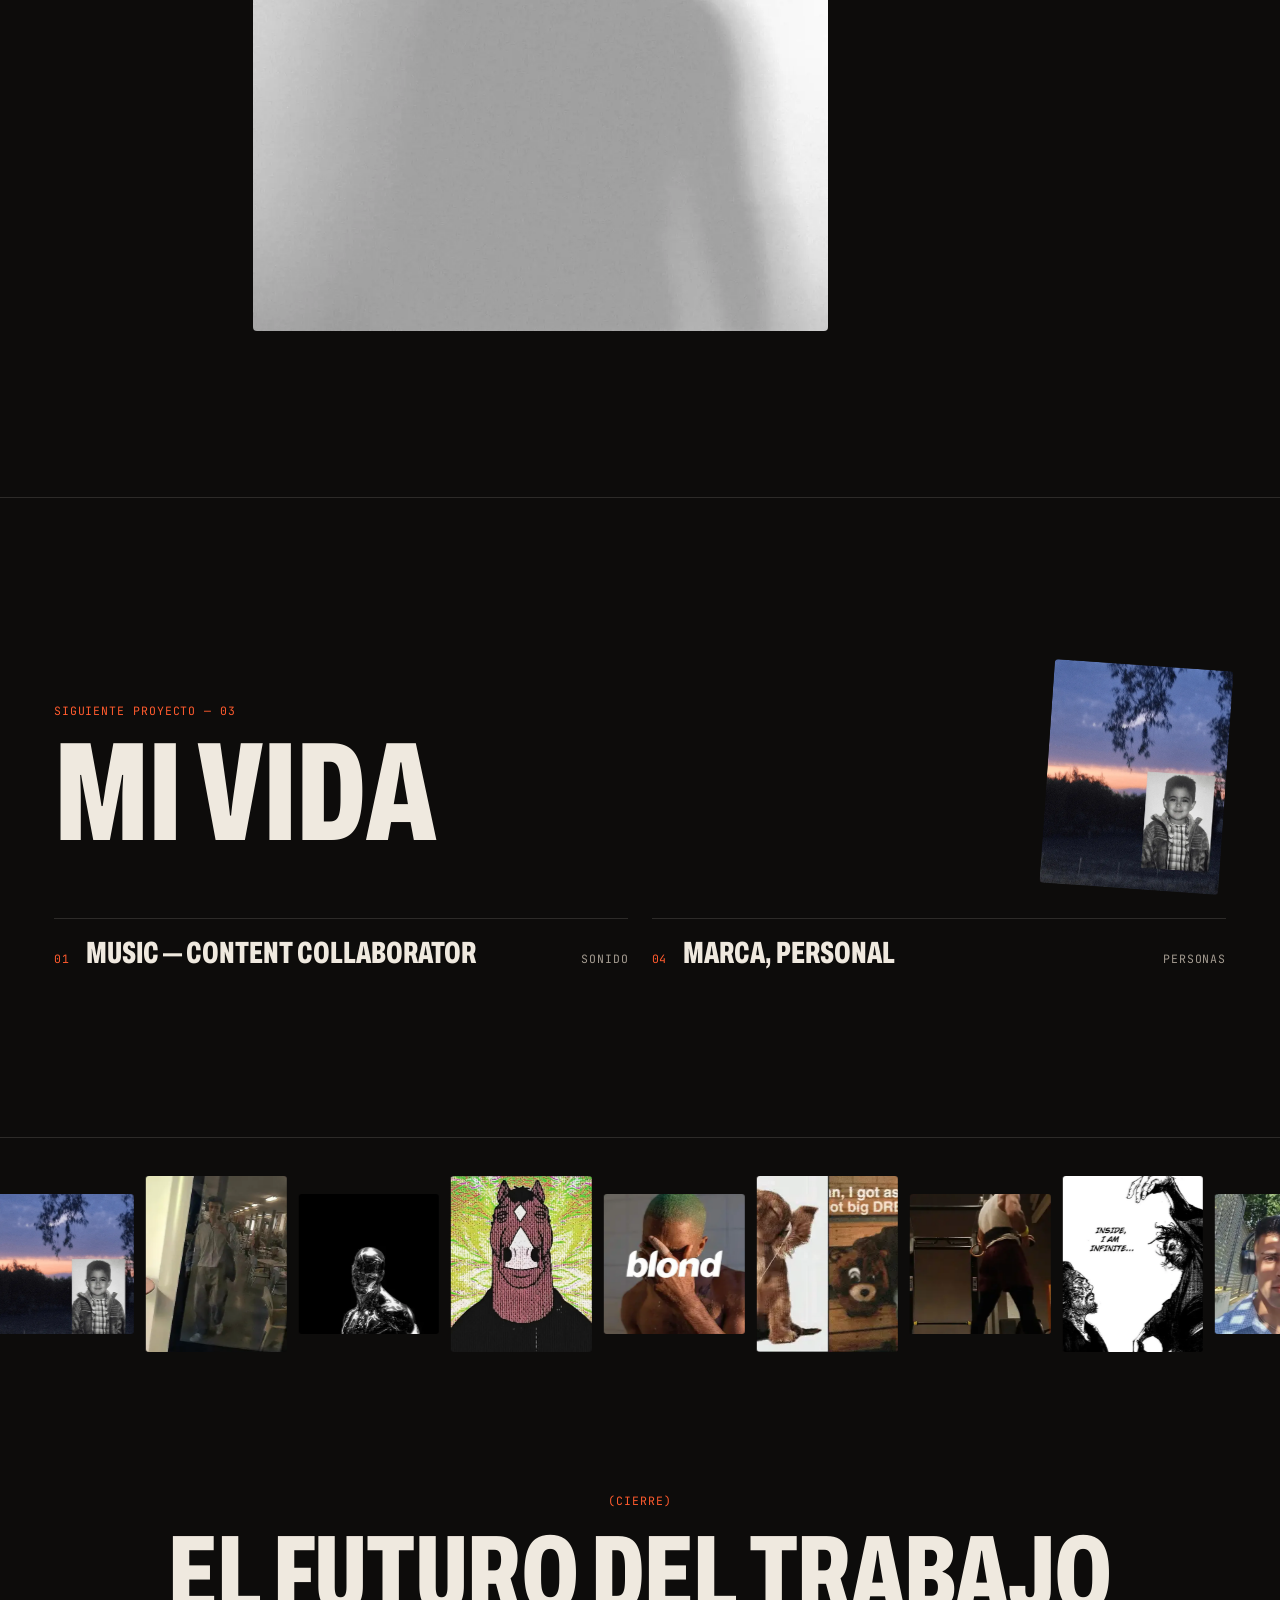
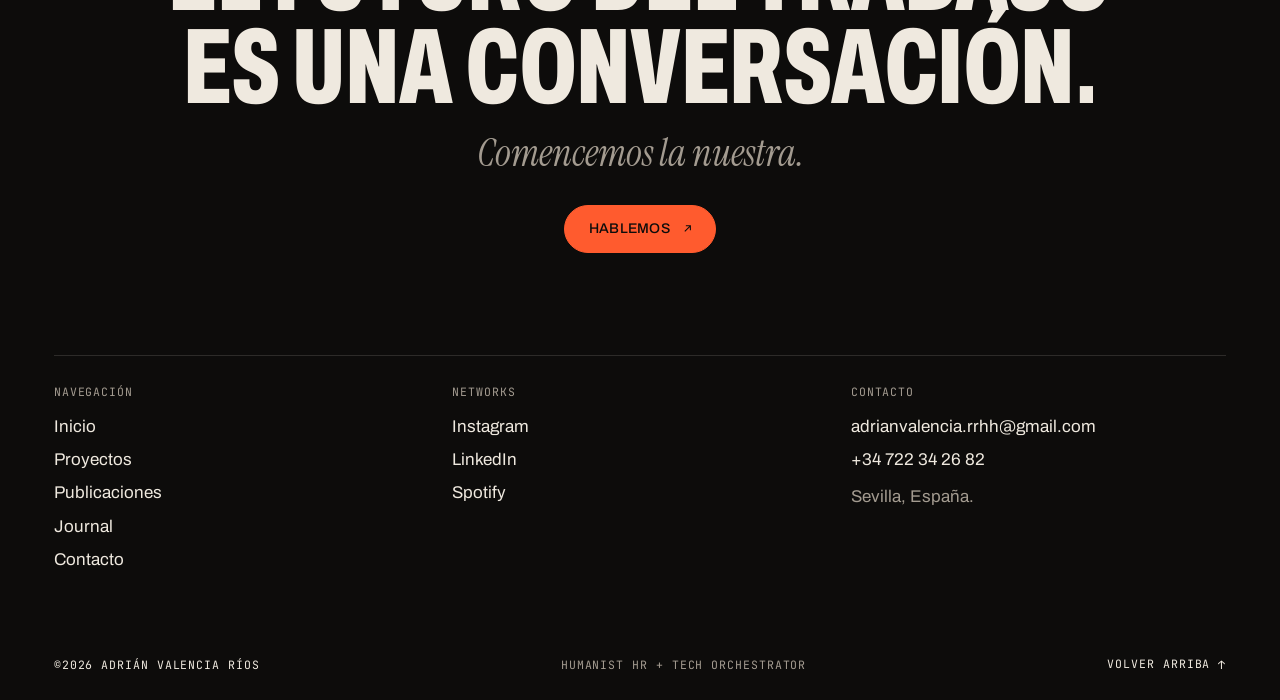
<file: work/tech/index.html>
<!doctype html><html lang="es"><head><meta charset="utf-8"><meta name="viewport" content="width=device-width,initial-scale=1">
<title>Gabinete — IA — Proyectos — Adrián Valencia Ríos</title><meta name="description" content="La inteligencia artificial no es una respuesta; es un organismo vivo. No uso un chat. Uso un ecosistema, y sigue vivo cuando cierro la ventana. Hoy son…"><meta name="author" content="Adrián Valencia Ríos"><meta name="theme-color" content="#0d0c0b"><meta name="color-scheme" content="dark">
<link rel="canonical" href="https://adrianvalenciarrhh-rgb.github.io/adrianvalencia-personal-v2/work/tech/"><meta property="og:site_name" content="Adrián Valencia Ríos"><meta property="og:locale" content="es_ES"><meta property="og:type" content="article"><meta property="og:url" content="https://adrianvalenciarrhh-rgb.github.io/adrianvalencia-personal-v2/work/tech/"><meta property="og:title" content="Gabinete — IA — Proyectos — Adrián Valencia Ríos"><meta property="og:description" content="La inteligencia artificial no es una respuesta; es un organismo vivo. No uso un chat. Uso un ecosistema, y sigue vivo cuando cierro la ventana. Hoy son…"><meta property="og:image" content="https://adrianvalenciarrhh-rgb.github.io/adrianvalencia-personal-v2/assets/og.jpg"><meta property="og:image:width" content="1200"><meta property="og:image:height" content="630"><meta property="og:image:alt" content="Adrián Valencia Ríos — Humanist HR + Tech Orchestrator">
<meta name="twitter:card" content="summary_large_image"><meta name="twitter:title" content="Gabinete — IA — Proyectos — Adrián Valencia Ríos"><meta name="twitter:description" content="La inteligencia artificial no es una respuesta; es un organismo vivo. No uso un chat. Uso un ecosistema, y sigue vivo cuando cierro la ventana. Hoy son…"><meta name="twitter:image" content="https://adrianvalenciarrhh-rgb.github.io/adrianvalencia-personal-v2/assets/og.jpg">
<link rel="icon" href="../../favicon.png" type="image/png"><link rel="apple-touch-icon" href="../../apple-touch-icon.png">
<link rel="preload" href="../../assets/fonts/Archivo-var.woff2" as="font" type="font/woff2" crossorigin><link rel="preload" href="../../assets/fonts/InstrumentSerif-Italic.woff2" as="font" type="font/woff2" crossorigin>
<link rel="stylesheet" href="../../assets/style.css"><script>document.documentElement.classList.add('js')</script>
</head><body class="pg-proj" id="top"><a class="skip" href="#main">Saltar al contenido</a>
<header class="hd"><div class="hd-in wrap">
<a class="brand" href="../../" aria-label="Adrián Valencia Ríos — inicio"><svg class="smile" viewBox="0 0 32 32" aria-hidden="true" focusable="false"><circle cx="16" cy="16" r="14.5"/><path d="M11.2 12.6v2.2M20.8 12.6v2.2"/><path d="M10.2 19.2c1.4 2.4 3.4 3.6 5.8 3.6s4.4-1.2 5.8-3.6"/></svg><span class="brand-t">Adrián Valencia Ríos</span></a>
<nav class="nav" aria-label="Principal"><ul><li><a href="../../"><span class="rl" data-t="Inicio"><span>Inicio</span></span></a></li><li><a href="../../work/" aria-current="page"><span class="rl" data-t="Proyectos"><span>Proyectos</span></span></a></li><li><a href="../../gallery/"><span class="rl" data-t="Publicaciones"><span>Publicaciones</span></span></a></li><li><a href="../../article/"><span class="rl" data-t="Journal"><span>Journal</span></span></a></li><li><a href="../../contact/"><span class="rl" data-t="Contacto"><span>Contacto</span></span></a></li></ul></nav>
<p class="hd-meta"><span>Sevilla</span> <time class="clock" aria-label="Hora en Sevilla">--:--</time></p>
<button class="burger" type="button" aria-expanded="false" aria-controls="menu"><span class="vh">Abrir menú</span><i></i><i></i><i></i></button></div></header>
<div class="menu" id="menu" hidden><nav aria-label="Menú móvil"><ol><li><a href="../../"><small>01</small>Inicio</a></li><li><a href="../../work/" aria-current="page"><small>02</small>Proyectos</a></li><li><a href="../../gallery/"><small>03</small>Publicaciones</a></li><li><a href="../../article/"><small>04</small>Journal</a></li><li><a href="../../contact/"><small>05</small>Contacto</a></li></ol></nav>
<div class="menu-f"><a href="mailto:adrianvalencia.rrhh@gmail.com">adrianvalencia.rrhh@gmail.com</a><div><a href="https://www.instagram.com/adrivarix11" target="_blank" rel="noopener">Instagram</a><a href="https://www.linkedin.com/in/adrianvalenciarios" target="_blank" rel="noopener">LinkedIn</a><a href="https://open.spotify.com/playlist/6QJf0xYg1cFt41ECWoVEH4" target="_blank" rel="noopener">Spotify</a></div></div></div><main id="main">
<section class="phead wrap"><p class="eyebrow ld"><a href="../../work/">Proyectos</a> / 02 — TECH</p><h1 class="h-xl"><span class="ln"><span>Gabinete — IA</span></span></h1></section>
<p class="mq mq-out" data-speed="45"><span class="vh">Engineering Digital Authority ©</span><span class="mq-t" aria-hidden="true"><span class="mq-g"><span class="mq-i">Engineering Digital Authority <span class="it">©</span></span><span class="mq-i">Engineering Digital Authority <span class="it">©</span></span><span class="mq-i">Engineering Digital Authority <span class="it">©</span></span><span class="mq-i">Engineering Digital Authority <span class="it">©</span></span></span><span class="mq-g"><span class="mq-i">Engineering Digital Authority <span class="it">©</span></span><span class="mq-i">Engineering Digital Authority <span class="it">©</span></span><span class="mq-i">Engineering Digital Authority <span class="it">©</span></span><span class="mq-i">Engineering Digital Authority <span class="it">©</span></span></span></span></p>
<section class="wrap pd">
<figure class="pd-hero" data-r><img src="../../assets/img/7EkdEKDfbw.webp" width="1600" height="2400" alt="Gabinete — IA" fetchpriority="high" decoding="async"></figure>
<div class="pd-g"><aside class="pd-side"><dl class="meta"><div><dt>Categoría</dt><dd>TECH</dd></div><div><dt>Cliente</dt><dd>Proyecto Personal.</dd></div><div><dt>Duración</dt><dd>2025 — act.</dd></div><div><dt>Ubicación</dt><dd>Online.</dd></div></dl><a class="btn btn-acc" href="https://www.linkedin.com/in/adrianvalenciarios/" target="_blank" rel="noopener"><span class="rl" data-t="Ver en LinkedIn"><span>Ver en LinkedIn</span></span><svg class="ar" viewBox="0 0 16 16" aria-hidden="true"><path d="M4 12 12 4M5.5 4H12v6.5" fill="none" stroke="currentColor" stroke-width="1.5"/></svg><span class="vh"> (se abre en una pestaña nueva)</span></a></aside>
<div class="prose" data-r><p><strong>La inteligencia artificial no es una respuesta; es un organismo vivo.</strong></p><p>No uso un chat. Uso un ecosistema, y sigue vivo cuando cierro la ventana.</p><p>Hoy son dos piezas.<br><strong>Grok Bot</strong> — donde los agentes trabajan.<br><strong>Notion</strong> — donde la evolución se almacena.<br>Sin las dos, sería otra ventana que se olvida al cerrarse.</p><p><strong>I. EL GABINETE</strong></p><p>Diseñé mi gabinete contra la generalidad. Mientras el mercado usa la IA de forma reactiva, yo he construido una infraestructura basada en la memoria.</p><p>No es una sola voz. Es una red de oficios <br>— <em>estrategia | derecho | datos | mercado | inglés | arquitectura | voz</em>. Cada uno tiene un prompt propio, escrito y guardado, no improvisado en el hilo.</p><p>Si no nombro a nadie, responde quien dirige. Reparte, reúne y cierra. <strong>Yo decido.</strong> Una instrucción mía anula cualquier protocolo.</p><p><strong>II. LO QUE NO DEJO A LA SUERTE</strong></p><p><em>La calidad no está en el modelo. Está en lo que no dejo a la suerte.</em></p><p>Hay skills. Un proceso que se repite deja de vivir en mi cabeza y pasa a tener nombre — activar una figura, delegar, repartir el esfuerzo, escribir un prompt. Se ejecuta igual la segunda vez que la primera. <em>Misión, evidencia, tono y límite.</em></p><p>La memoria vive en Notion, no en la conversación. Lo que se decide queda fechado — una sesión, una decisión, un activo. La siguiente vez se lee en un orden fijo, antes de opinar. Por eso no empieza de cero, y por eso no reabre lo que ya cerré.</p><p>Hay rutinas que corren solas. El sistema trabaja cuando la conversación ya terminó. Tareas rutinarias quedan automatizadas — el correo, la agenda, lo que se mueve en el sector.</p><p><strong>III. LO QUE HA SALIDO DE AQUÍ</strong></p><p>Actualmente ha evolucionado. Tengo a mi disposición un grupo de especialistas que no solo me asesoran en aspectos materiales, sino significativos y trascendentales. <strong>Tech + Heart</strong>, en el mismo sitio.</p><p>Nada de esto se ha hecho solo. La IA propone, ordena y no olvida. <em>La palabra, el criterio y la dirección son míos.</em> Una misión significativa no sale de un prompt.</p><p>De aquí ha salido trabajo concreto, y lo he cerrado yo.<br><br><strong>LinkedIn</strong> — supervisado y asesorado creativamente.<br><strong>Web</strong> — personal, y otros portfolios.<br><strong>Notion</strong> — el legado, los cimientos, y el camino de estos meses. Pasado, presente y futuro.</p><p>Diseñé agentes de IA aplicada al estudio, obteniendo sobresaliente en diversas asignaturas.</p><p>… y muchos más logros y activos. </p><p><strong>IV. MÁS</strong></p><p>La materialización de mi pilar Tech — un cerebro externo que guía, pero no encadena.<br><br><em>La innovación deja de ser una promesa para convertirse en la normalidad.</em></p><p><strong>Es la infraestructura con la que pienso. No la que piensa por mí.</strong></p></div></div>
<div class="pd-imgs"><figure class="pdi pdi0" data-r><img src="../../assets/img/pzBCK7EzQO.webp" width="1100" height="736" alt="Gabinete — IA — imagen 2" loading="lazy" decoding="async"></figure><figure class="pdi pdi1" data-r><img src="../../assets/img/4irQ4Pwblt.webp" width="1100" height="1375" alt="Gabinete — IA — imagen 3" loading="lazy" decoding="async"></figure><figure class="pdi pdi2" data-r><img src="../../assets/img/ZOaKUstOa1.webp" width="1100" height="1594" alt="Gabinete — IA — imagen 4" loading="lazy" decoding="async"></figure></div>
</section>
<section class="sec wrap next" aria-label="Siguiente proyecto"><a class="next-a" href="../../work/mi-vida/"><span class="eyebrow">Siguiente proyecto — 03</span><span class="next-t">Mi vida</span><span class="next-i"><img src="../../assets/img/JCHJjIOxZ1.webp" width="1080" height="1468" alt="" loading="lazy" decoding="async"></span></a>
<div class="more"><a class="more-a" href="../../work/sonido/"><span class="num">01</span><span class="rl" data-t="Music — Content Collaborator"><span>Music — Content Collaborator</span></span><span class="eyebrow">SONIDO</span></a><a class="more-a" href="../../work/personas/"><span class="num">04</span><span class="rl" data-t="Marca, personal"><span>Marca, personal</span></span><span class="eyebrow">PERSONAS</span></a></div></section></main><footer class="ft">
<div class="strip" aria-hidden="true"><div class="strip-t" data-speed="22"><span class="mq-g"><span class="st-i"><img src="../../assets/img/JCHJjIOxZ1.webp" width="1080" height="1468" alt="" loading="lazy" decoding="async"></span><span class="st-i"><img src="../../assets/img/s/nRtJeVkqT6.webp" width="400" height="540" alt="" loading="lazy" decoding="async"></span><span class="st-i"><img src="../../assets/img/s/4A35Qu0QVW.webp" width="420" height="236" alt="" loading="lazy" decoding="async"></span><span class="st-i"><img src="../../assets/img/CCKaFSMrfl.webp" width="1080" height="1344" alt="" loading="lazy" decoding="async"></span><span class="st-i"><img src="../../assets/img/s/qozy7WIynz.webp" width="400" height="600" alt="" loading="lazy" decoding="async"></span><span class="st-i"><img src="../../assets/img/s/dLRgGMrvTk.webp" width="400" height="267" alt="" loading="lazy" decoding="async"></span><span class="st-i"><img src="../../assets/img/s/WZtZ3pAf5K.webp" width="400" height="639" alt="" loading="lazy" decoding="async"></span><span class="st-i"><img src="../../assets/img/u3DLyOcICf.webp" width="1080" height="1061" alt="" loading="lazy" decoding="async"></span><span class="st-i"><img src="../../assets/img/s/oa5XfXW8ft.webp" width="420" height="420" alt="" loading="lazy" decoding="async"></span></span><span class="mq-g"><span class="st-i"><img src="../../assets/img/JCHJjIOxZ1.webp" width="1080" height="1468" alt="" loading="lazy" decoding="async"></span><span class="st-i"><img src="../../assets/img/s/nRtJeVkqT6.webp" width="400" height="540" alt="" loading="lazy" decoding="async"></span><span class="st-i"><img src="../../assets/img/s/4A35Qu0QVW.webp" width="420" height="236" alt="" loading="lazy" decoding="async"></span><span class="st-i"><img src="../../assets/img/CCKaFSMrfl.webp" width="1080" height="1344" alt="" loading="lazy" decoding="async"></span><span class="st-i"><img src="../../assets/img/s/qozy7WIynz.webp" width="400" height="600" alt="" loading="lazy" decoding="async"></span><span class="st-i"><img src="../../assets/img/s/dLRgGMrvTk.webp" width="400" height="267" alt="" loading="lazy" decoding="async"></span><span class="st-i"><img src="../../assets/img/s/WZtZ3pAf5K.webp" width="400" height="639" alt="" loading="lazy" decoding="async"></span><span class="st-i"><img src="../../assets/img/u3DLyOcICf.webp" width="1080" height="1061" alt="" loading="lazy" decoding="async"></span><span class="st-i"><img src="../../assets/img/s/oa5XfXW8ft.webp" width="420" height="420" alt="" loading="lazy" decoding="async"></span></span></div></div>
<div class="wrap">
<div class="ft-close" data-r><p class="eyebrow">(Cierre)</p><p class="ft-big">El futuro del trabajo<br>es una conversación.</p><p class="ft-it">Comencemos la nuestra.</p><a class="btn btn-acc" href="../../contact/"><span class="rl" data-t="Hablemos"><span>Hablemos</span></span><svg class="ar" viewBox="0 0 16 16" aria-hidden="true"><path d="M4 12 12 4M5.5 4H12v6.5" fill="none" stroke="currentColor" stroke-width="1.5"/></svg></a></div>
<div class="ft-cols">
<div><p class="eyebrow">Navegación</p><ul><li><a href="../../"><span class="rl" data-t="Inicio"><span>Inicio</span></span></a></li><li><a href="../../work/"><span class="rl" data-t="Proyectos"><span>Proyectos</span></span></a></li><li><a href="../../gallery/"><span class="rl" data-t="Publicaciones"><span>Publicaciones</span></span></a></li><li><a href="../../article/"><span class="rl" data-t="Journal"><span>Journal</span></span></a></li><li><a href="../../contact/"><span class="rl" data-t="Contacto"><span>Contacto</span></span></a></li></ul></div>
<div><p class="eyebrow">Networks</p><ul><li><a href="https://www.instagram.com/adrivarix11" target="_blank" rel="noopener"><span class="rl" data-t="Instagram"><span>Instagram</span></span><span class="vh"> (se abre en una pestaña nueva)</span></a></li><li><a href="https://www.linkedin.com/in/adrianvalenciarios" target="_blank" rel="noopener"><span class="rl" data-t="LinkedIn"><span>LinkedIn</span></span><span class="vh"> (se abre en una pestaña nueva)</span></a></li><li><a href="https://open.spotify.com/playlist/6QJf0xYg1cFt41ECWoVEH4" target="_blank" rel="noopener"><span class="rl" data-t="Spotify"><span>Spotify</span></span><span class="vh"> (se abre en una pestaña nueva)</span></a></li></ul></div>
<div><p class="eyebrow">Contacto</p><ul><li><a href="mailto:adrianvalencia.rrhh@gmail.com"><span class="rl sm" data-t="adrianvalencia.rrhh@gmail.com"><span>adrianvalencia.rrhh@gmail.com</span></span></a></li><li><a href="tel:+34722342682"><span class="rl" data-t="+34 722 34 26 82"><span>+34 722 34 26 82</span></span></a></li><li><span class="mute">Sevilla, España.</span></li></ul></div>
</div>
<div class="ft-bot"><span>©2026 Adrián Valencia Ríos</span><span class="mute">Humanist HR + Tech Orchestrator</span><a href="#top" class="totop"><span class="rl" data-t="Volver arriba"><span>Volver arriba</span></span> ↑</a></div>
</div></footer><div class="sp"><button class="sp-b" type="button" aria-expanded="false" aria-controls="sp-panel"><span class="eq" aria-hidden="true"><i></i><i></i><i></i><i></i></span><span class="sp-l">Resonancia</span><span class="vh">: abrir playlist de Spotify</span></button>
<div class="sp-panel" id="sp-panel" hidden data-src="https://open.spotify.com/embed/playlist/6QJf0xYg1cFt41ECWoVEH4?theme=0"><div class="sp-h"><span>Playlist varix — Spotify</span><a href="https://open.spotify.com/playlist/6QJf0xYg1cFt41ECWoVEH4" target="_blank" rel="noopener">Abrir ↗<span class="vh"> (se abre en una pestaña nueva)</span></a></div><div class="sp-f"></div></div></div><script src="../../assets/site.js" defer></script></body></html>
</file>
<file: assets/style.css>
/* Adrián Valencia Ríos — v2. Hoja de estilos propia. Fuentes OFL autoalojadas. */
@font-face{font-family:"Archivo";src:url(fonts/Archivo-var.woff2) format("woff2");font-weight:300 900;font-stretch:62% 100%;font-display:swap}
@font-face{font-family:"Instrument Serif";src:url(fonts/InstrumentSerif-Regular.woff2) format("woff2");font-weight:400;font-style:normal;font-display:swap}
@font-face{font-family:"Instrument Serif";src:url(fonts/InstrumentSerif-Italic.woff2) format("woff2");font-weight:400;font-style:italic;font-display:swap}
@font-face{font-family:"JetBrains Mono";src:url(fonts/JetBrainsMono-Regular.woff2) format("woff2");font-weight:400;font-display:swap}
:root{--ink:#0d0c0b;--ink2:#161513;--ink3:#201e1b;--bone:#efe9df;--mute:#a39b90;--line:rgba(239,233,223,.14);--line2:rgba(239,233,223,.28);--acc:#ff5b2e;
--sans:"Archivo",system-ui,-apple-system,"Segoe UI",sans-serif;--serif:"Instrument Serif",Georgia,"Times New Roman",serif;--mono:"JetBrains Mono",ui-monospace,SFMono-Regular,Menlo,monospace;
--pad:clamp(20px,4.2vw,64px);--gap:clamp(14px,1.8vw,28px);--sec:clamp(96px,13vw,200px);--ease:cubic-bezier(.2,.7,.1,1);--ease2:cubic-bezier(.65,0,.35,1)}
*,*::before,*::after{box-sizing:border-box}
html{-webkit-text-size-adjust:100%;text-size-adjust:100%;scroll-behavior:smooth;overflow-x:clip}
body{margin:0;background:var(--ink);color:var(--bone);font:400 17px/1.6 var(--sans);font-stretch:100%;overflow-x:clip;-webkit-font-smoothing:antialiased;text-rendering:optimizeLegibility}
img{display:block;max-width:100%;height:auto}
a{color:inherit;text-decoration:none}
button{font:inherit;color:inherit;background:none;border:0;padding:0;cursor:pointer}
p,h1,h2,h3,figure,ul,ol,dl,dd{margin:0}ul,ol{list-style:none;padding:0}
::selection{background:var(--acc);color:var(--ink)}
:focus-visible{outline:2px solid var(--acc);outline-offset:4px;border-radius:2px}
.vh{position:absolute!important;width:1px;height:1px;overflow:hidden;clip:rect(0 0 0 0);clip-path:inset(50%);white-space:nowrap}
.skip{position:fixed;left:12px;top:12px;z-index:100;background:var(--acc);color:var(--ink);padding:10px 14px;font:500 14px var(--mono);transform:translateY(-200%)}
.skip:focus{transform:none}
.wrap{width:100%;max-width:1680px;margin-inline:auto;padding-inline:var(--pad)}
.mute{color:var(--mute)}.acc{color:var(--acc)}.it{font-family:var(--serif);font-style:italic;font-weight:400;text-transform:none;letter-spacing:0;font-stretch:100%}
.eyebrow,.num{font:400 11.5px/1.4 var(--mono);letter-spacing:.08em;text-transform:uppercase}
.num{color:var(--acc)}
.center{display:flex;justify-content:center;margin-top:clamp(40px,6vw,80px)}
/* tipografía display */
.h-xl,.h1,.h2,.wordmark,.cult-h,.mq-xl,.ct-h,.nf-h,.next-t,.ft-big{font-family:var(--sans);font-stretch:62%;font-weight:800;text-transform:uppercase;line-height:.86;letter-spacing:-.005em}
.h-xl{font-size:clamp(56px,11.5vw,190px)}
.h1{font-size:clamp(56px,10vw,168px);margin-bottom:clamp(40px,6vw,96px)}
.h2{font-size:clamp(44px,6.4vw,104px)}
.h-xl sup,.h1 sup{font:400 .16em var(--mono);vertical-align:top;margin-left:.3em;letter-spacing:0;color:var(--acc);position:relative;top:.4em}
.h3{font:400 clamp(28px,3.3vw,52px)/1.08 var(--serif);letter-spacing:-.01em}
.lede{font:400 clamp(21px,2vw,30px)/1.3 var(--serif);max-width:34ch;color:var(--bone)}
.lede em,.lede .it{font-style:italic}
/* enlace con texto rodante */
.rl{position:relative;display:inline-block;overflow:hidden;vertical-align:top;line-height:1.15}
.rl>span{display:inline-block;transition:transform .55s var(--ease)}
.rl::after{content:attr(data-t);position:absolute;left:0;top:100%;white-space:nowrap;transition:transform .55s var(--ease);color:var(--acc)}
a:hover .rl>span,a:focus-visible .rl>span,a:hover .rl::after,a:focus-visible .rl::after{transform:translateY(-100%)}
.ar{width:.8em;height:.8em;flex:none;transition:transform .4s var(--ease)}
a:hover .ar{transform:translate(2px,-2px) rotate(0deg)}
.btn{display:inline-flex;align-items:center;gap:12px;padding:15px 22px 15px 24px;border:1px solid var(--line2);border-radius:999px;font:500 14px/1 var(--sans);letter-spacing:.02em;text-transform:uppercase;transition:background .35s,border-color .35s,color .35s}
.btn:hover{border-color:var(--bone)}
.btn-acc{background:var(--acc);border-color:var(--acc);color:var(--ink)}
.btn-acc .rl::after{color:var(--ink)}.btn-acc:hover{background:var(--bone);border-color:var(--bone)}
/* cabecera */
.hd{position:fixed;inset:0 0 auto;z-index:50;transition:transform .5s var(--ease),background .4s}
.hd::before{content:"";position:absolute;inset:0;background:linear-gradient(var(--ink),rgba(13,12,11,.75) 60%,transparent);opacity:0;transition:opacity .4s;pointer-events:none}
.hd.solid::before{opacity:1}.hd.hide{transform:translateY(-100%)}
.hd-in{position:relative;display:grid;grid-template-columns:1fr auto 1fr;align-items:center;gap:var(--gap);height:72px}
.brand{display:inline-flex;align-items:center;gap:12px;font:500 14px var(--sans);letter-spacing:.01em;justify-self:start}
.smile{width:30px;height:30px;fill:none;stroke:currentColor;stroke-width:1.25;stroke-linecap:round;color:var(--bone);transition:transform .6s var(--ease)}
.brand:hover .smile{transform:rotate(-12deg)}
.nav ul{display:flex;gap:clamp(16px,2.2vw,34px)}
.nav a{font:400 14px var(--sans);color:var(--mute);transition:color .3s;padding:6px 0;display:block}
.nav a:hover,.nav a[aria-current]{color:var(--bone)}
.nav a[aria-current] .rl>span::before{content:"";display:inline-block;width:6px;height:6px;border-radius:50%;background:var(--acc);margin-right:7px;vertical-align:middle;position:relative;top:-1px}
.hd-meta{justify-self:end;font:400 12px var(--mono);letter-spacing:.06em;text-transform:uppercase;color:var(--mute)}
.hd-meta time{color:var(--bone);margin-left:6px}
.burger{display:none;justify-self:end;width:44px;height:44px;position:relative;margin-right:-10px;border-radius:2px;color:var(--bone)}
.burger i{position:absolute;left:11px;right:11px;height:1px;background:currentColor;transition:transform .4s var(--ease),opacity .3s}
.burger i:nth-of-type(1){top:15.5px}.burger i:nth-of-type(2){top:21.5px}.burger i:nth-of-type(3){top:27.5px}
.burger:focus-visible{outline:1px solid currentColor;outline-offset:-2px}
.burger[aria-expanded=true] i:nth-of-type(1){transform:translateY(6px) rotate(45deg)}.burger[aria-expanded=true] i:nth-of-type(2){opacity:0}.burger[aria-expanded=true] i:nth-of-type(3){transform:translateY(-6px) rotate(-45deg)}
.menu{position:fixed;inset:0;z-index:45;background:var(--ink);padding:110px var(--pad) 32px;display:flex;flex-direction:column;justify-content:space-between}
.menu[hidden]{display:none}
.menu ol li{border-top:1px solid var(--line)}
.menu ol a{display:flex;align-items:baseline;gap:16px;padding:12px 0;font:800 clamp(44px,13vw,80px)/.95 var(--sans);font-stretch:62%;text-transform:uppercase}
.menu ol a small{font:400 11px var(--mono);color:var(--acc)}
.menu ol a[aria-current]{color:var(--acc)}
.menu-f{display:grid;gap:10px;font:400 13px var(--mono);color:var(--mute)}.menu-f div{display:flex;gap:18px}
/* reveal */
.js [data-r]{opacity:0;transform:translateY(28px);transition:opacity 1s var(--ease),transform 1.1s var(--ease)}
.js [data-r].in{opacity:1;transform:none}
.ln{display:block;overflow:hidden;padding-bottom:.04em;margin-bottom:-.04em}
.ln>span{display:inline-block;animation:up 1.15s var(--ease) both;animation-delay:calc(var(--l,0)*90ms + 80ms)}
.ln:nth-child(2)>span{--l:1}.ln:nth-child(3)>span{--l:2}.ln:nth-child(4)>span{--l:3}
.ld{animation:fade 1.2s var(--ease) both;animation-delay:var(--d,.15s)}
@keyframes up{from{transform:translateY(105%)}}
@keyframes fade{from{opacity:0;transform:translateY(14px)}}
/* secciones */
.sec{padding-top:var(--sec)}
.sh{display:grid;grid-template-columns:repeat(12,1fr);gap:var(--gap);padding-top:14px;border-top:1px solid var(--line);margin-bottom:clamp(40px,6vw,88px);font:400 11.5px/1.4 var(--mono);letter-spacing:.08em;text-transform:uppercase;color:var(--mute)}
.sh span:first-child{grid-column:span 2;color:var(--acc)}.sh span:nth-child(2){grid-column:span 6;color:var(--bone)}.sh-r{grid-column:span 4;text-align:right}
/* marquee */
.mq{display:block;overflow:hidden;white-space:nowrap;user-select:none}
.mq-t{display:inline-flex;will-change:transform}.mq-g{display:inline-flex;flex:none}
.mq-i{display:inline-block;padding-right:.35em}
.mq-xl{font-size:clamp(84px,17vw,300px);line-height:.9;margin:0 0 clamp(36px,5vw,72px);padding-top:.05em}
.mq-xl .it{color:var(--acc);font-size:.7em;vertical-align:top}
.mq-out{font:800 clamp(64px,12vw,200px)/.95 var(--sans);font-stretch:62%;text-transform:uppercase;color:transparent;-webkit-text-stroke:1px var(--line2);margin-block:clamp(20px,4vw,56px)}
.mq-out .it{-webkit-text-stroke:0;color:var(--acc);font-size:.6em}
.tk{border-block:1px solid var(--line);padding:18px 0;font:400 clamp(15px,1.4vw,19px)/1 var(--mono);text-transform:uppercase;letter-spacing:.06em;color:var(--bone)}
.tk .mq-i{padding-right:0}
.dot{display:inline-block;width:.42em;height:.42em;border-radius:50%;background:var(--acc);margin:0 1.2em;vertical-align:middle;position:relative;top:-.08em}
/* HERO r4 — retrato a sangre B/N + nombre en Anton; móvil: lámina vertical entre las dos líneas del nombre */
@font-face{font-family:"Anton";src:url(fonts/Anton-Regular.woff2) format("woff2");font-weight:400;font-display:swap}
.hero{position:relative;height:100vh;height:100svh;min-height:520px;overflow:hidden;background:#000;color:#fff}
:root{--xo:cubic-bezier(.16,1,.3,1);--xio:cubic-bezier(.86,0,.07,1)}
.hp{position:absolute;inset:0;overflow:hidden;background:#111}
.hp-k{position:absolute;inset:0}
.hp-k{--z:max(108vw,165svh);--fx:45%;transform-origin:45% 53%}
.hp-k img{position:absolute;left:calc(var(--fx,50%) - .482 * var(--z));top:calc(53svh - .424 * var(--z));width:var(--z);height:var(--z);max-width:none;object-fit:cover}
.hp-k img{filter:contrast(.9) brightness(.84)}
.hp-fx{position:absolute;inset:0;pointer-events:none;background:linear-gradient(180deg,rgba(0,0,0,.42) 0,rgba(0,0,0,.08) 12%,transparent 24%,transparent 60%,rgba(0,0,0,.22) 78%,rgba(0,0,0,.5) 100%),linear-gradient(270deg,rgba(0,0,0,.3) 0,transparent 45%)}
.hp-fx::after{content:"";position:absolute;inset:0;opacity:.18;mix-blend-mode:overlay;background:url("data:image/svg+xml,%3Csvg xmlns='http://www.w3.org/2000/svg' width='180' height='180'%3E%3Cfilter id='n'%3E%3CfeTurbulence type='fractalNoise' baseFrequency='.85' numOctaves='2' stitchTiles='stitch'/%3E%3C/filter%3E%3Crect width='100%25' height='100%25' filter='url(%23n)'/%3E%3C/svg%3E")}
.hd-role{display:none}
.hero-ui{height:100%;display:grid;grid-template-columns:repeat(12,1fr);grid-template-rows:minmax(0,1fr) auto;column-gap:var(--gap);padding-top:88px;padding-bottom:0}
.hero-ui>:not(.hp),.h-blk>*{position:relative;z-index:2}
:root{--hp:clamp(14px,1.7vw,28px)}
.hero-ui,.home .hd-in{padding-inline:var(--hp)}
.h-blk{grid-column:9/span 4;grid-row:1;align-self:end;justify-self:start;max-width:40em;margin-bottom:clamp(36px,8svh,80px);display:grid;gap:16px;justify-items:start}
.h-st{display:inline-flex;align-items:center;gap:9px;font:400 11px var(--mono);letter-spacing:.1em;text-transform:uppercase;color:rgba(255,255,255,.7)}
.h-mbio{font:400 clamp(12.5px,1.08vw,15.5px)/1.6 var(--mono);letter-spacing:.02em;text-transform:uppercase;color:#fff;text-shadow:0 1px 3px rgba(0,0,0,.5),0 0 22px rgba(0,0,0,.4)}
.h-mbio .acc{white-space:nowrap}
/* Play reel: enlace mono discreto con ▶ y subrayado fino */
.h-reel{display:inline-flex;align-items:baseline;gap:9px;padding:4px 0;background:none;border:0;border-radius:2px;color:#fff;font:400 11px var(--mono);letter-spacing:.12em;text-transform:uppercase;cursor:pointer}
.h-play{width:0;height:0;border-left:7px solid var(--acc);border-block:4.5px solid transparent;align-self:center;transition:transform .4s var(--ease)}
.h-rt{background:linear-gradient(currentColor,currentColor) 0 100%/100% 1px no-repeat;padding-bottom:3px;opacity:.95}
.h-rs{color:rgba(255,255,255,.55)}
.h-reel:hover .h-play{transform:translateX(3px)}.h-reel:hover .h-rt{background-size:100% 2px}
.h-reel:focus-visible{outline:1px solid #fff;outline-offset:6px}
.h-name{grid-column:1/-1;grid-row:2;font:400 min(calc(.157 * (100vw - 2 * var(--hp))),30svh)/.84 "Anton",var(--sans);text-transform:uppercase;letter-spacing:-.005em;white-space:nowrap;margin:0 -.02em .025em;color:#fff;pointer-events:none}
.h-name .wm{display:inline-block;padding-top:.06em}
.nl{display:inline-block;clip-path:inset(-40% -4% -.04em -4%)}.bl{display:inline-block;width:0;height:0}.ni{display:inline-block}
.at-hero .hd .nav a{color:rgba(255,255,255,.72)}.at-hero .hd .nav a[aria-current],.at-hero .hd .nav a:hover{color:#fff}
.live{width:8px;height:8px;border-radius:50%;background:#3ddc6f;box-shadow:0 0 0 0 rgba(61,220,111,.6);animation:live 2.4s ease-out infinite}
@keyframes live{0%{box-shadow:0 0 0 0 rgba(61,220,111,.55)}70%,100%{box-shadow:0 0 0 9px rgba(61,220,111,0)}}
.home .hd::before{background:linear-gradient(rgba(0,0,0,.6),transparent)}
.sp{transition:opacity .45s var(--ease),transform .45s var(--ease),visibility .45s}
.at-hero .sp{opacity:0;visibility:hidden;transform:translateY(14px)}
/* Entrada (html.intro, script inline). Solo CSS con fill "backwards": al terminar cada animación rige el estilo por defecto (= portada completa).
   1) 7 franjas de papel se recogen hacia arriba en cascada (expo in-out) mientras la foto se asienta (expo out);
   2) el nombre sube por líneas tras una máscara; 3) barra superior y textos mono escalonados. */
.strips{display:none}
.intro .strips{display:grid;grid-auto-flow:column;grid-auto-columns:1fr;position:fixed;inset:0;z-index:90;pointer-events:none;visibility:hidden;animation:vis 1.5s linear backwards}
.intro.lite .strips{display:none}
@keyframes vis{from,to{visibility:visible}}
.strips i{background:var(--bone);transform-origin:50% 0;animation:sweep .92s var(--xio) calc(.12s + var(--i)*.065s) backwards}
.strips i+i{box-shadow:inset 1px 0 rgba(13,12,11,.07)}
@keyframes sweep{from{transform:scaleY(1)}to{transform:scaleY(0)}}
.strips i{transform:scaleY(0)}
.intro{--t0:1.0s}.intro.lite{--t0:.05s}
.intro .hp-k{animation:settle 2s var(--xo) .12s backwards}
@keyframes settle{from{transform:scale(1.24) translateY(3%);filter:brightness(.55)}}
.intro .ni{animation:lineup 1s var(--xo) calc(var(--t0) + var(--l,0)*.11s) backwards}
@keyframes lineup{from{transform:translateY(118%)}}
.intro .hd{animation:drop .7s var(--xo) calc(var(--t0) + .5s) backwards}
@keyframes drop{from{opacity:0;transform:translateY(-12px)}}
.intro .hx{animation:rise .6s var(--xo) calc(var(--t0) + .6s + var(--s,0)*.08s) backwards}
@keyframes rise{from{opacity:0;transform:translateY(14px)}}
/* PERFIL */
.perfil-g{display:grid;grid-template-columns:repeat(12,1fr);gap:var(--gap);align-items:start}
.perfil-img{grid-column:1/span 5;position:relative}
.perfil-img img{width:100%;aspect-ratio:4/5;object-fit:cover;object-position:50% 30%;border-radius:4px}
.perfil-img figcaption{margin-top:12px;color:var(--mute)}
.perfil-t{grid-column:7/span 6;display:grid;gap:clamp(28px,3vw,44px);align-content:start;padding-top:clamp(0px,4vw,60px)}
.perfil-t .btn{justify-self:start}
.body-l{font-size:clamp(17px,1.3vw,19px);color:var(--mute);max-width:46ch}
.roles{display:flex;flex-wrap:wrap;gap:8px}
.roles li{border:1px solid var(--line2);border-radius:999px;padding:7px 14px;font:400 12px var(--mono);letter-spacing:.06em;text-transform:uppercase}
.logos{display:grid;grid-template-columns:repeat(6,1fr);gap:8px;padding-top:28px;border-top:1px solid var(--line)}
.logos li{aspect-ratio:1;background:#f4f1ec;border-radius:4px;display:grid;place-items:center;padding:18%;filter:grayscale(1);transition:filter .4s}
.logos li:hover{filter:none}.logos img{max-height:100%;width:auto;object-fit:contain}
.manifesto{margin-top:var(--sec);font:400 clamp(34px,4.9vw,84px)/1.06 var(--serif);letter-spacing:-.02em;max-width:22ch}
.manifesto em{color:var(--acc)}
.js .manifesto .w{opacity:.16;transition:opacity .45s}.js .manifesto .w.on{opacity:1}
/* PROYECTOS (home) */
.proj-intro{display:grid;grid-template-columns:repeat(12,1fr);gap:var(--gap);align-items:end;margin-bottom:clamp(40px,5vw,80px)}
.proj-intro .lede{grid-column:1/span 7}.proj-intro .btn{grid-column:10/span 3;justify-self:end}
.plist{border-bottom:1px solid var(--line)}
.prow{position:relative;display:grid;grid-template-columns:repeat(12,1fr);gap:var(--gap);align-items:center;padding:clamp(22px,2.6vw,38px) 0;border-top:1px solid var(--line);transition:padding .5s var(--ease),color .4s}
.prow .pn{grid-column:span 1;font:400 12px var(--mono);color:var(--acc)}
.prow .pt{grid-column:span 6;font:800 clamp(30px,4.6vw,76px)/.95 var(--sans);font-stretch:62%;text-transform:uppercase}
.prow .pc,.prow .py{grid-column:span 2;font:400 12px var(--mono);letter-spacing:.08em;text-transform:uppercase;color:var(--mute)}
.prow .ar{grid-column:12;justify-self:end;width:22px;height:22px}
.pthumb{display:none}
.plist:hover .prow{color:rgba(239,233,223,.35)}.plist .prow:hover{color:var(--bone);padding-left:clamp(10px,1.5vw,24px)}
.pv{position:fixed;left:0;top:0;z-index:30;width:clamp(220px,22vw,340px);aspect-ratio:4/5;pointer-events:none;border-radius:4px;overflow:hidden;opacity:0;transform:translate(-50%,-50%) scale(.85);transition:opacity .35s,scale .35s;will-change:transform}
.pv.on{opacity:1}
.pv img{width:100%;height:100%;object-fit:cover}
/* HISTORIA */
.story-g{display:grid;grid-template-columns:repeat(12,1fr);gap:var(--gap)}
.story-l{grid-column:1/span 4}.sticky{position:sticky;top:110px}
.cards{grid-column:6/span 7;display:grid;gap:clamp(18px,2vw,28px)}
.card{position:sticky;top:calc(96px + var(--k)*14px);background:var(--ink2);border:1px solid var(--line);border-radius:6px;padding:clamp(24px,3vw,44px);min-height:clamp(320px,30vw,420px);display:grid;grid-template-rows:auto auto 1fr;gap:20px;box-shadow:0 -20px 60px rgba(0,0,0,.35)}
.card-h{display:flex;justify-content:space-between;color:var(--mute)}
.card-q{font-size:clamp(44px,5vw,84px);line-height:.95;color:var(--bone)}
.card-b{font-size:clamp(16px,1.25vw,18px);color:var(--mute);max-width:52ch;align-self:end;padding-right:clamp(70px,7vw,110px)}
.card-av{position:absolute;right:clamp(24px,3vw,44px);bottom:clamp(24px,3vw,44px);width:clamp(56px,5vw,76px);aspect-ratio:1;border-radius:50%;overflow:hidden}
.card-av img{width:100%;height:100%;object-fit:cover}
.note{margin:var(--sec) auto 0;max-width:420px;transform:rotate(-2deg)}
.note img{border-radius:4px;width:100%;filter:invert(.94) sepia(.12)}.note figcaption{margin-top:12px;color:var(--mute);text-align:center}
/* CAPACIDADES */
.cap-g{display:grid;grid-template-columns:repeat(4,1fr);gap:0;border-top:1px solid var(--line)}
.cap{padding:clamp(22px,2.4vw,36px) clamp(16px,2vw,30px) 8px 0;display:grid;gap:18px;align-content:start}
.cap+.cap{border-left:1px solid var(--line);padding-left:clamp(16px,2vw,30px)}
.cap h3{font:400 clamp(26px,2.4vw,38px)/1.05 var(--serif)}
.cap div{color:var(--mute);font-size:16px}
/* JOURNAL (home + gallery) */
.jr-intro{margin-bottom:clamp(40px,5vw,72px)}.jr-intro a{text-decoration:underline;text-decoration-thickness:1px;text-underline-offset:.15em}
.alist{display:grid;grid-template-columns:repeat(2,1fr);gap:clamp(48px,6vw,96px) var(--gap)}
.arow{display:grid;gap:14px}
.alist li:nth-child(even){margin-top:clamp(0px,10vw,160px)}
.a-img{display:block;overflow:hidden;border-radius:4px;aspect-ratio:5/4;background:var(--ink3)}
.a-img img{width:100%;height:100%;object-fit:cover;transition:transform 1.2s var(--ease)}
.arow:hover .a-img img{transform:scale(1.05)}
.a-meta{display:flex;justify-content:space-between;font:400 11.5px var(--mono);letter-spacing:.08em;text-transform:uppercase;color:var(--mute);padding-top:6px}
.a-t{font:800 clamp(32px,3.8vw,62px)/.92 var(--sans);font-stretch:62%;text-transform:uppercase}
.a-ex{color:var(--mute);max-width:52ch}
.a-go{display:inline-flex;align-items:center;gap:8px;font:400 12px var(--mono);letter-spacing:.08em;text-transform:uppercase;color:var(--acc)}
/* SONIDO */
.snd{border-top:1px solid var(--line)}
.srow{display:grid;grid-template-columns:repeat(12,1fr);gap:var(--gap);align-items:center;padding:clamp(22px,2.4vw,34px) 0;border-bottom:1px solid var(--line)}
.s-a{grid-column:span 2;color:var(--acc)}.s-b{grid-column:span 3;font:400 clamp(32px,3.4vw,56px)/1 var(--serif);font-style:italic}.s-c{grid-column:span 3;font-size:15px}
.alb{grid-column:span 4;display:grid;grid-template-columns:repeat(4,1fr);gap:8px}
.alb a{position:relative;display:block;aspect-ratio:1;overflow:hidden;border-radius:3px;background:var(--ink3)}
.alb img{width:100%;height:100%;object-fit:cover;transition:transform .8s var(--ease),filter .5s}
.alb-t{position:absolute;inset:auto 0 0;padding:8px;background:linear-gradient(transparent,rgba(0,0,0,.85));font:400 10px/1.25 var(--mono);text-transform:uppercase;letter-spacing:.04em;opacity:0;transform:translateY(8px);transition:.4s var(--ease)}
.alb-t b{display:block;font-weight:400;color:#fff}.alb-t span{color:#cfc8bd}
.alb a:hover img,.alb a:focus-visible img{transform:scale(1.07)}.alb a:hover .alb-t,.alb a:focus-visible .alb-t{opacity:1;transform:none}
/* CULTURA */
.cult-st{position:relative;height:clamp(560px,62vw,980px);display:grid;place-items:center;overflow:hidden}
.cult-h{position:relative;z-index:2;font-size:clamp(90px,22vw,380px);mix-blend-mode:difference;color:var(--bone)}
.ci{position:absolute;width:var(--w);border-radius:4px;overflow:hidden;will-change:transform}
.ci img{width:100%}
.ci0{--w:clamp(110px,15vw,240px);left:6%;top:6%}.ci1{--w:clamp(120px,17vw,270px);right:7%;top:3%}.ci2{--w:clamp(130px,19vw,300px);left:40%;top:52%;z-index:1}.ci3{--w:clamp(100px,13vw,200px);left:15%;bottom:4%}.ci4{--w:clamp(110px,15vw,240px);right:12%;bottom:10%}
.cult-p{margin-top:clamp(40px,5vw,80px);max-width:none}.cult-p{font-size:clamp(22px,2.3vw,36px);max-width:40ch}
/* FAQ */
.faq-g{display:grid;grid-template-columns:repeat(12,1fr);gap:var(--gap)}
.faq-l{grid-column:1/span 4;display:grid;gap:24px;align-content:start}
.faq-img{max-width:260px;margin-top:20px}.faq-img img{border-radius:4px;filter:grayscale(1);aspect-ratio:4/5;object-fit:cover}
.faq-list{grid-column:6/span 7;border-top:1px solid var(--line)}
.faq-list li{border-bottom:1px solid var(--line)}
.faq-list h3{font:inherit;margin:0}
.faq-q{width:100%;display:grid;grid-template-columns:48px 1fr 28px;align-items:center;gap:12px;text-align:left;padding:24px 0;font:400 clamp(19px,1.6vw,24px)/1.25 var(--sans);transition:color .3s}
.faq-q:hover{color:var(--acc)}
.pm{position:relative;width:20px;height:20px;justify-self:end}
.pm::before,.pm::after{content:"";position:absolute;left:0;right:0;top:9.25px;height:1.5px;background:currentColor;transition:transform .45s var(--ease)}
.pm::after{transform:rotate(90deg)}
.faq-q[aria-expanded=true] .pm::after{transform:rotate(0)}
.faq-a{display:grid;grid-template-rows:0fr;transition:grid-template-rows .55s var(--ease2)}
.faq-a>div{overflow:hidden}
.faq-a p{padding:0 40px 28px 60px;color:var(--mute);max-width:62ch}
.faq-q[aria-expanded=true]+.faq-a{grid-template-rows:1fr}
/* FOOTER */
.ft{margin-top:var(--sec);border-top:1px solid var(--line);padding-bottom:28px}
.strip{overflow:hidden;padding-block:clamp(28px,3vw,44px)}
.strip-t{display:inline-flex;will-change:transform}
.st-i{display:block;width:clamp(110px,11vw,170px);aspect-ratio:4/5;margin-right:12px;overflow:hidden;border-radius:3px;flex:none}
.st-i:nth-child(odd){aspect-ratio:1;align-self:center}
.st-i img{width:100%;height:100%;object-fit:cover}
.mq-g{align-items:center}
.ft-close{display:grid;justify-items:center;text-align:center;gap:20px;padding-block:clamp(60px,8vw,130px)}
.ft-close .eyebrow{color:var(--acc)}
.ft-big{font-size:clamp(48px,8.4vw,144px)}
.ft-it{font:italic 400 clamp(26px,3vw,48px)/1 var(--serif);color:var(--mute);margin-bottom:12px}
.ft-cols{display:grid;grid-template-columns:repeat(3,1fr);gap:var(--gap);border-top:1px solid var(--line);padding-top:28px}
.ft-cols .eyebrow{color:var(--mute);margin-bottom:14px}
.ft-cols li{padding:3px 0;font-size:17px}
.rl.sm{word-break:break-all}
.ft-bot{display:flex;justify-content:space-between;gap:16px;flex-wrap:wrap;margin-top:clamp(48px,6vw,90px);font:400 11.5px var(--mono);letter-spacing:.08em;text-transform:uppercase}
/* SPOTIFY */
.sp{position:fixed;right:clamp(14px,2vw,28px);bottom:clamp(14px,2vw,28px);z-index:40;display:flex;flex-direction:column;align-items:flex-end;gap:10px}
.sp-b{display:inline-flex;align-items:center;gap:10px;background:rgba(22,21,19,.82);backdrop-filter:blur(10px);-webkit-backdrop-filter:blur(10px);border:1px solid var(--line2);border-radius:999px;padding:11px 16px;font:400 11.5px var(--mono);letter-spacing:.08em;text-transform:uppercase;transition:border-color .3s}
.sp-b:hover{border-color:var(--acc)}
.eq{display:inline-flex;gap:2px;align-items:flex-end;height:12px}
.eq i{width:2px;height:100%;background:var(--acc);transform-origin:bottom;animation:eq 1.1s ease-in-out infinite}
.eq i:nth-child(2){animation-delay:-.3s}.eq i:nth-child(3){animation-delay:-.6s}.eq i:nth-child(4){animation-delay:-.85s}
@keyframes eq{0%,100%{transform:scaleY(.25)}50%{transform:scaleY(1)}}
.sp-panel{order:-1;width:min(360px,calc(100vw - 28px));background:var(--ink2);border:1px solid var(--line2);border-radius:10px;overflow:hidden}
.sp-panel[hidden]{display:none}
.sp-h{display:flex;justify-content:space-between;padding:10px 14px;font:400 11px var(--mono);text-transform:uppercase;letter-spacing:.06em;color:var(--mute)}
.sp-h a{color:var(--bone)}
.sp-f iframe{display:block;width:100%;height:352px;border:0}
/* REEL modal */
.reel-d{width:min(1100px,94vw);max-height:92vh;padding:0;border:0;background:transparent;color:var(--bone);overflow:visible}
.reel-d::backdrop{background:rgba(8,7,6,.9);backdrop-filter:blur(6px)}
.reel-d[open]{animation:pop .5s var(--ease)}
@keyframes pop{from{opacity:0;transform:translateY(20px) scale(.97)}}
.reel-top{display:flex;align-items:center;gap:20px;padding-bottom:12px;font:400 11.5px var(--mono);text-transform:uppercase;letter-spacing:.08em}
.reel-top span{flex:1;color:var(--mute)}
.reel-x{border:1px solid var(--line2);border-radius:999px;padding:8px 14px;font:inherit}
.reel-x:hover{background:var(--bone);color:var(--ink)}
.reel-v{position:relative;aspect-ratio:16/9;max-height:80vh;background:#000;border-radius:6px;overflow:hidden}
.reel-v iframe{position:absolute;inset:0;width:100%;height:100%;border:0}
/* CABECERAS DE PÁGINA */
.phead,.ahead{padding-top:clamp(130px,14vw,200px)}
.phead{padding-bottom:clamp(56px,7vw,110px)}
.phead .eyebrow,.ahead .eyebrow{color:var(--mute);margin-bottom:clamp(20px,2.4vw,36px)}
.phead .eyebrow a,.ahead .eyebrow a{color:var(--bone);text-decoration:underline;text-underline-offset:.2em}
.phead .lede{margin-top:clamp(28px,3vw,48px);margin-left:auto;max-width:36ch}
/* WORK index */
.wgrid{display:grid;grid-template-columns:repeat(12,1fr);gap:clamp(48px,6vw,96px) var(--gap);margin-top:clamp(60px,8vw,120px)}
.wcard{display:grid;gap:16px}
.wc0{grid-column:1/span 7}.wc1{grid-column:9/span 4;margin-top:clamp(0px,16vw,260px)}.wc2{grid-column:2/span 5}.wc3{grid-column:8/span 5;margin-top:clamp(0px,10vw,160px)}
.wc-img{display:block;overflow:hidden;border-radius:4px;aspect-ratio:4/5;background:var(--ink3)}
.wc0 .wc-img{aspect-ratio:5/4}
.wc-img img{width:100%;height:100%;object-fit:cover;transition:transform 1.4s var(--ease)}
.wcard:hover .wc-img img{transform:scale(1.05)}
.wc-cap{display:grid;grid-template-columns:auto 1fr;gap:6px 16px;align-items:baseline}
.wc-t{font:800 clamp(30px,3.6vw,58px)/.95 var(--sans);font-stretch:62%;text-transform:uppercase}
.wc-cap .eyebrow{grid-column:2;color:var(--mute)}
/* PROYECTO */
.pd-hero{border-radius:4px;overflow:hidden}.pd-hero img{width:100%;max-height:88vh;object-fit:cover}
.pd-g{display:grid;grid-template-columns:repeat(12,1fr);gap:var(--gap);margin-top:clamp(56px,7vw,110px)}
.pd-side{grid-column:1/span 4;align-self:start;position:sticky;top:100px;display:grid;gap:28px;justify-items:start}
.prose{grid-column:6/span 6}
.meta{display:grid;grid-template-columns:1fr 1fr;gap:18px 20px;width:100%;border-top:1px solid var(--line);padding-top:18px}
.meta dt{font:400 11px var(--mono);letter-spacing:.08em;text-transform:uppercase;color:var(--mute);margin-bottom:4px}
.meta dd{font-size:15px}
.prose{font-size:clamp(17px,1.3vw,19px);line-height:1.7;max-width:66ch}
.prose p+p{margin-top:.9em}
.prose strong{font-weight:600;color:#fff}
.prose em{font-family:var(--serif);font-size:1.18em;line-height:1.3}
.prose a{color:var(--acc);text-decoration:underline;text-decoration-thickness:1px;text-underline-offset:.18em}
.prose a:hover{color:var(--bone)}
.prose .gap{height:1.6em}
.prose .sig{font:400 13px/1.6 var(--mono);letter-spacing:.04em;color:var(--acc);text-transform:uppercase}
.prose .outro{font:italic 400 1.2em/1.4 var(--serif);color:var(--mute);border-left:2px solid var(--acc);padding-left:18px;margin-top:1.6em}
.pd-imgs{display:grid;grid-template-columns:repeat(12,1fr);gap:var(--gap);margin-top:clamp(64px,8vw,130px);align-items:start}
.pdi{border-radius:4px;overflow:hidden}.pdi img{width:100%}
.pdi0{grid-column:1/span 5}.pdi1{grid-column:7/span 6;margin-top:clamp(0px,12vw,200px)}.pdi2{grid-column:3/span 6}
.next{border-top:1px solid var(--line);margin-top:var(--sec)}
.next-a{position:relative;display:grid;gap:14px;padding-top:clamp(24px,3vw,40px)}
.next-a .eyebrow{color:var(--acc)}
.next-t{font-size:clamp(44px,11vw,190px);overflow-wrap:anywhere;transition:color .4s}
.next-a:hover .next-t{color:var(--acc)}
.next-i{position:absolute;right:0;top:0;width:clamp(120px,14vw,220px);aspect-ratio:4/5;overflow:hidden;border-radius:4px;transform:rotate(4deg);transition:transform .7s var(--ease)}
.next-a:hover .next-i{transform:rotate(0) scale(1.04)}
.next-i img{width:100%;height:100%;object-fit:cover}
.more{display:grid;grid-template-columns:1fr 1fr;gap:var(--gap);margin-top:clamp(40px,5vw,72px)}
.more-a{display:grid;grid-template-columns:auto 1fr auto;gap:16px;align-items:baseline;border-top:1px solid var(--line);padding-top:16px;font:800 clamp(24px,2.4vw,36px)/1 var(--sans);font-stretch:62%;text-transform:uppercase}
.more-a .eyebrow{color:var(--mute);font-weight:400}
/* JOURNAL index */
.jidx{margin-top:clamp(60px,8vw,120px)}
.jidx ol{border-top:1px solid var(--line)}
.jidx a{display:grid;grid-template-columns:repeat(12,1fr);gap:var(--gap);align-items:baseline;padding:clamp(24px,3vw,44px) 0;border-bottom:1px solid var(--line)}
.jidx .num{grid-column:span 1}.j-t{grid-column:span 5;font:800 clamp(34px,4.6vw,76px)/.92 var(--sans);font-stretch:62%;text-transform:uppercase}.j-ex{grid-column:span 4;font-size:15px}.j-d{grid-column:span 2;text-align:right;color:var(--mute)}
.jidx ol:hover a{color:rgba(239,233,223,.4)}.jidx ol a:hover{color:var(--bone)}
/* POSTS */
.posts{display:grid;grid-template-columns:repeat(12,1fr);gap:var(--gap);align-items:start}
.po a{position:relative;display:block;overflow:hidden;border-radius:4px;background:var(--ink3)}
.po img{width:100%;aspect-ratio:4/5;object-fit:cover;transition:transform 1.1s var(--ease)}
.po a:hover img{transform:scale(1.05)}
.po-l{position:absolute;left:10px;bottom:10px;display:inline-flex;gap:6px;align-items:center;background:var(--ink);padding:6px 10px;border-radius:999px;font:400 10.5px var(--mono);text-transform:uppercase;letter-spacing:.06em;opacity:0;transform:translateY(6px);transition:.4s var(--ease)}
.po a:hover .po-l,.po a:focus-visible .po-l{opacity:1;transform:none}
.po0{grid-column:1/span 4}.po1{grid-column:6/span 3;margin-top:8vw}.po2{grid-column:10/span 3;margin-top:2vw}.po3{grid-column:2/span 3}.po4{grid-column:6/span 4;margin-top:4vw}.po5{grid-column:11/span 2;margin-top:10vw}.po6{grid-column:3/span 3;margin-top:2vw}
.po3 img,.po5 img{aspect-ratio:1}
/* ARTÍCULO */
.ahead-g{display:grid;grid-template-columns:repeat(12,1fr);gap:var(--gap);margin-top:clamp(40px,5vw,72px)}
.dek{grid-column:1/span 7;font:italic 400 clamp(26px,2.8vw,46px)/1.15 var(--serif)}
.ahead-g>div{grid-column:9/span 4;display:grid;gap:24px;justify-items:start}
.agal{display:grid;grid-template-columns:repeat(12,1fr);gap:var(--gap);margin-top:clamp(64px,8vw,120px);align-items:start}
.ag{border-radius:4px;overflow:hidden}.ag img{width:100%}
.agal .ag0{grid-column:1/span 7;grid-row:span 3}.agal .ag1{grid-column:9/span 4}.agal .ag2{grid-column:9/span 2}.agal .ag3{grid-column:11/span 2}
.agal2 .ag0{grid-column:1/span 3;grid-row:auto}.agal2 .ag1{grid-column:4/span 3;margin-top:8vw}.agal2 .ag2{grid-column:7/span 3}.agal2 .ag3{grid-column:10/span 3;margin-top:5vw}
.abody{display:grid;grid-template-columns:repeat(12,1fr);gap:clamp(36px,4vw,64px) var(--gap);margin-top:clamp(64px,8vw,120px)}
.abody .prose{grid-column:4/span 7}
.abody .prose.main{font-size:clamp(18px,1.45vw,21px)}
.abody .prose.pull{grid-column:3/span 8;font:italic 400 clamp(28px,3.2vw,50px)/1.15 var(--serif);letter-spacing:-.01em;text-indent:-.4em}
.abody .prose.pull p::before{content:"“";color:var(--acc)}.abody .prose.pull p::after{content:"”";color:var(--acc)}
.abody .prose.note{grid-column:4/span 6;color:var(--mute);font-size:16px;padding-left:20px;border-left:1px solid var(--line2)}
.wide{margin-top:clamp(64px,8vw,120px)}.wide img{width:100%;max-height:90vh;object-fit:cover}
.amore .h2{margin-bottom:clamp(36px,4vw,64px)}
.am-g{display:grid;grid-template-columns:repeat(3,1fr);gap:var(--gap)}
.am{display:grid;gap:12px}.am .eyebrow{color:var(--mute)}
.am-i{display:block;overflow:hidden;border-radius:4px;aspect-ratio:4/5}.am-i img{width:100%;height:100%;object-fit:cover;transition:transform 1.2s var(--ease)}.am:hover .am-i img{transform:scale(1.05)}
.am-t{font:800 clamp(26px,2.6vw,42px)/.95 var(--sans);font-stretch:62%;text-transform:uppercase}
/* CONTACTO */
.ct{padding-top:clamp(120px,13vw,190px)}.ct>.eyebrow{color:var(--mute)}
.ct-h{font-size:clamp(80px,22vw,380px);white-space:nowrap;line-height:.82;margin:clamp(12px,2vw,30px) 0 clamp(40px,5vw,80px)}
.ct-h .wm{clip-path:inset(-40% -3% 0 -3%)}
.ct-h .ch:last-child{color:var(--acc)}
.ct-h .ch{display:inline-block;animation:up 1.2s var(--ease) both;animation-delay:calc(var(--i)*55ms + 150ms)}
.ct-g{display:grid;grid-template-columns:repeat(12,1fr);gap:var(--gap);align-items:start;margin-bottom:var(--sec)}
.ct-img{grid-column:1/span 3}.ct-img img{border-radius:4px;aspect-ratio:4/5;object-fit:cover}
.ct-list{grid-column:5/span 8;border-top:1px solid var(--line)}
.ct-list li{display:flex;flex-wrap:wrap;align-items:center;gap:8px 20px;padding:clamp(20px,2.2vw,30px) 0;border-bottom:1px solid var(--line)}
.ct-list li>.eyebrow{flex:0 0 120px;color:var(--mute)}
.ct-list a,.ct-v{display:inline-flex;align-items:center;gap:14px;font:400 clamp(24px,2.8vw,46px)/1.1 var(--serif);min-width:0}
.ct-list a .ar{width:.6em;height:.6em;color:var(--acc)}
.ct-mail .rl{overflow-wrap:anywhere}
.copy{margin-left:auto;border:1px solid var(--line2);border-radius:999px;padding:7px 14px;font:400 11px var(--mono);text-transform:uppercase;letter-spacing:.06em}
.copy:hover{border-color:var(--acc);color:var(--acc)}
.copy-s{font:400 11px var(--mono);color:var(--acc)}
/* 404 */
.nf{position:relative;min-height:100svh;display:grid;align-content:center;justify-items:center;text-align:center;gap:24px;padding-top:110px;padding-bottom:40px}
.nf>.eyebrow{color:var(--acc)}
.nf-h{font-size:clamp(160px,38vw,560px);line-height:.8;position:relative;z-index:2;width:100%}
.nf-h .wm{clip-path:inset(-40% -3% 0 -3%)}.nf-h .ch{display:inline-block;animation:up 1.2s var(--ease) both;animation-delay:calc(var(--i)*80ms + 150ms)}
.nf .lede{max-width:none;text-align:center;position:relative;z-index:2}.nf>div:last-child{position:relative;z-index:2}
.nf-f{position:absolute;inset:0;pointer-events:none;overflow:hidden}
.ff{position:absolute;width:clamp(70px,9vw,130px);border-radius:4px;overflow:hidden;opacity:.55;animation:float 9s ease-in-out infinite alternate;animation-delay:calc(var(--k,0)*-1s)}
.ff0{left:4%;top:20%}.ff1{left:22%;top:13%;--k:2}.ff2{right:6%;top:22%;--k:4}.ff3{right:24%;top:14%;--k:1}.ff4{left:8%;bottom:16%;--k:3}.ff5{left:28%;bottom:6%;--k:5}.ff6{right:10%;bottom:12%;--k:6}.ff7{right:30%;bottom:4%;--k:7}.ff8{left:44%;top:12%;--k:2}.ff9{left:50%;bottom:2%;--k:8}
@keyframes float{to{transform:translateY(-22px) rotate(3deg)}}
/* ===== RESPONSIVE ===== */
@media (max-width:1100px){
 .nav ul{gap:16px}.hd-meta{display:none}.hd-in{grid-template-columns:auto 1fr}.nav{justify-self:end}
 .perfil-img{grid-column:1/span 6}.perfil-t{grid-column:7/span 6}
 .cap-g{grid-template-columns:repeat(2,1fr)}.cap:nth-child(3){border-left:0;padding-left:0}.cap{padding-bottom:28px;border-bottom:1px solid var(--line)}
 .srow{grid-template-columns:repeat(6,1fr)}.s-a{grid-column:span 1}.s-b{grid-column:span 2}.s-c{grid-column:span 3}.alb{grid-column:1/-1;grid-template-columns:repeat(4,minmax(0,140px))}
 .faq-l{grid-column:1/span 5}.faq-list{grid-column:6/span 7}
 .story-l{grid-column:1/span 12}.cards{grid-column:1/span 12}.sticky{position:static;margin-bottom:24px}
 .j-ex{display:none}.j-t{grid-column:span 8}.j-d{grid-column:span 3}
}
@media (max-width:820px){
 body{font-size:16px}
 .nav{display:none}.burger{display:block}.hd-in{grid-template-columns:1fr auto;height:64px}
 .hero-ui{padding-top:80px}
 .h-blk{grid-column:6/span 7}
 .hd-in{grid-template-columns:1fr auto}
 .sh{grid-template-columns:auto 1fr auto;gap:14px}.sh span{grid-column:auto!important}
 .perfil-g,.proj-intro,.story-g,.faq-g,.pd-g,.ahead-g,.ct-g{grid-template-columns:1fr}
 .perfil-img,.perfil-t,.proj-intro .lede,.proj-intro .btn,.faq-l,.faq-list,.pd-side,.prose,.dek,.ahead-g>div,.ct-img,.ct-list{grid-column:1/-1}
 .perfil-img{max-width:560px}.proj-intro .btn{justify-self:start}.proj-intro{gap:28px}
 .prow{grid-template-columns:40px 1fr auto;gap:8px 14px;padding:22px 0}
 .prow .pn{grid-column:1;grid-row:1}.prow .pt{grid-column:2;grid-row:1}.prow .ar{grid-column:3;grid-row:1}
 .prow .pc,.prow .py{grid-column:2;grid-row:auto}.prow .py{display:none}
 .pthumb{display:block;grid-column:2/span 2;aspect-ratio:16/10;overflow:hidden;border-radius:4px;margin-top:6px}.pthumb img{width:100%;height:100%;object-fit:cover}
 .plist .prow:hover{padding-left:0}.plist:hover .prow{color:inherit}
 .alist{grid-template-columns:1fr}.alist li:nth-child(even){margin-top:0}
 .cap-g{grid-template-columns:1fr}.cap+.cap{border-left:0;padding-left:0}
 .srow{grid-template-columns:1fr 1fr;row-gap:12px}.s-a,.s-b,.s-c{grid-column:auto}.s-a{grid-column:1/-1}.s-c{grid-column:1/-1}
 .alb{grid-template-columns:repeat(4,1fr)}
 .faq-img{display:none}.faq-q{grid-template-columns:36px 1fr 24px}.faq-a p{padding:0 8px 24px 48px}
 .ft-cols{grid-template-columns:1fr 1fr}.ft-cols>div:last-child{grid-column:1/-1}
 .wgrid{grid-template-columns:1fr;gap:56px}.wc0,.wc1,.wc2,.wc3{grid-column:1/-1;margin-top:0}.wc-img,.wc0 .wc-img{aspect-ratio:4/3}
 .pd-side{position:static}.pd-imgs{grid-template-columns:1fr 1fr}.pdi0,.pdi1,.pdi2{grid-column:auto;margin-top:0}.pdi2{grid-column:1/-1}
 .more{grid-template-columns:1fr}.next-i{width:110px;top:-20px}
 .jidx a{grid-template-columns:40px 1fr}.jidx .num{grid-column:1}.j-t{grid-column:2}.j-d{grid-column:2;text-align:left}
 .posts{grid-template-columns:repeat(2,1fr)}.posts .po{grid-column:auto!important;margin-top:0!important}.posts .po img{aspect-ratio:1}
 .abody{grid-template-columns:1fr}.abody .prose,.abody .prose.note,.abody .prose.pull{grid-column:1/-1}
 .agal{grid-template-columns:repeat(2,1fr)}.agal .ag{grid-column:auto!important;grid-row:auto!important;margin-top:0!important}.agal .ag0{grid-column:1/-1!important}
 .agal2 .ag0{grid-column:auto!important}
 .am-g{grid-template-columns:1fr 1fr}.am-g .am:last-child{display:none}
 .ct-img{max-width:240px}.ct-list li>.eyebrow{flex-basis:100%}.copy{margin-left:0}
 .cult-st{height:clamp(460px,110vw,700px)}.ci0{top:4%;left:2%}.ci1{right:2%;top:12%}.ci2{left:30%;top:58%}.ci3{left:4%;bottom:6%}.ci4{right:4%;bottom:4%}
 .sp-l{display:none}.sp-b{padding:12px 13px}
 .pv{display:none}
}
@media (max-width:480px){
 :root{--pad:20px}
 .eyebrow,.num,.sh{font-size:10.5px}
 .card{min-height:0;padding:22px}.card-b{padding-right:0;padding-bottom:70px}.card-av{right:22px;bottom:22px;width:52px}
 .meta{grid-template-columns:1fr 1fr}
 .ft-cols{grid-template-columns:1fr}.ft-bot{flex-direction:column}
 .am-g{grid-template-columns:1fr}.am-g .am:last-child{display:grid}
 .ct-list a,.ct-v{font-size:24px}
 .btn{padding:14px 18px 14px 20px;font-size:13px}
 .logos{grid-template-columns:repeat(3,1fr)}
 .brand-t{display:none}
}
@media (prefers-reduced-motion:reduce){
 *,*::before,*::after{animation-duration:.001ms!important;animation-iteration-count:1!important;transition-duration:.001ms!important;scroll-behavior:auto!important}
 .js [data-r]{opacity:1;transform:none}.js .manifesto .w{opacity:1}
 .eq i,.ff{animation:none!important}
 .strips{display:none!important}
}

/* PORTADA MÓVIL r5 (≤600): retrato a sangre con encuadre muy cerrado, bio mono en el tercio inferior, nombre en una línea al pie */
@media (min-width:601px) and (max-width:820px) and (orientation:portrait){
 .h-blk{grid-column:1/span 8;align-self:start;margin:14px 0 0}
 .hp-fx{background:linear-gradient(180deg,rgba(0,0,0,.6) 0,rgba(0,0,0,.4) 20%,rgba(0,0,0,.08) 34%,transparent 44%,transparent 80%,rgba(0,0,0,.4) 100%)}
}
@media (max-width:600px){
 .hero{min-height:560px}
 .home .brand-t{display:none}
 .home .hd-in{grid-template-columns:auto 1fr auto}
 .hd-role{display:block;justify-self:center;font:400 10.5px var(--mono);letter-spacing:.08em;text-transform:uppercase;white-space:nowrap;color:#fff}
 .home .burger{color:#fff}
 .hp-k{--z:270vw;transform-origin:50% 52%}
 .hp-k img{left:calc(50% - .49 * var(--z));top:min(0px,calc(52svh - .424 * var(--z)));filter:contrast(.9) brightness(.84) blur(.3px)}
 .hp{background:#000}
 .hp-k img{-webkit-mask-image:linear-gradient(180deg,transparent 0,#000 13%);mask-image:linear-gradient(180deg,transparent 0,#000 13%)}
 .hp-fx{background:linear-gradient(180deg,rgba(0,0,0,.62) 0,rgba(0,0,0,.42) 22%,rgba(0,0,0,.1) 36%,transparent 46%,transparent 80%,rgba(0,0,0,.4) 100%)}
 .hero-ui{grid-template-columns:1fr auto;grid-template-rows:auto auto minmax(0,1fr) auto;column-gap:12px;padding-top:calc(64px + 10px);padding-bottom:max(6px,env(safe-area-inset-bottom))}
 .h-blk{display:contents}.h-st{display:none}
 .h-mbio{grid-column:1/-1;grid-row:1;margin:0 0 14px;font-size:14px;line-height:1.6;text-shadow:0 1px 3px rgba(0,0,0,.55),0 0 18px rgba(0,0,0,.4)}
 .h-reel{grid-column:1/-1;grid-row:2;justify-self:start;margin:0}
 .h-name{grid-row:4;margin-bottom:-.035em}
 .strips i:nth-child(n+5){display:none}
}
@media (max-width:370px){.h-mbio{font-size:13px;line-height:1.55}.hd-role{font-size:9.5px;letter-spacing:.06em}}
</file>
